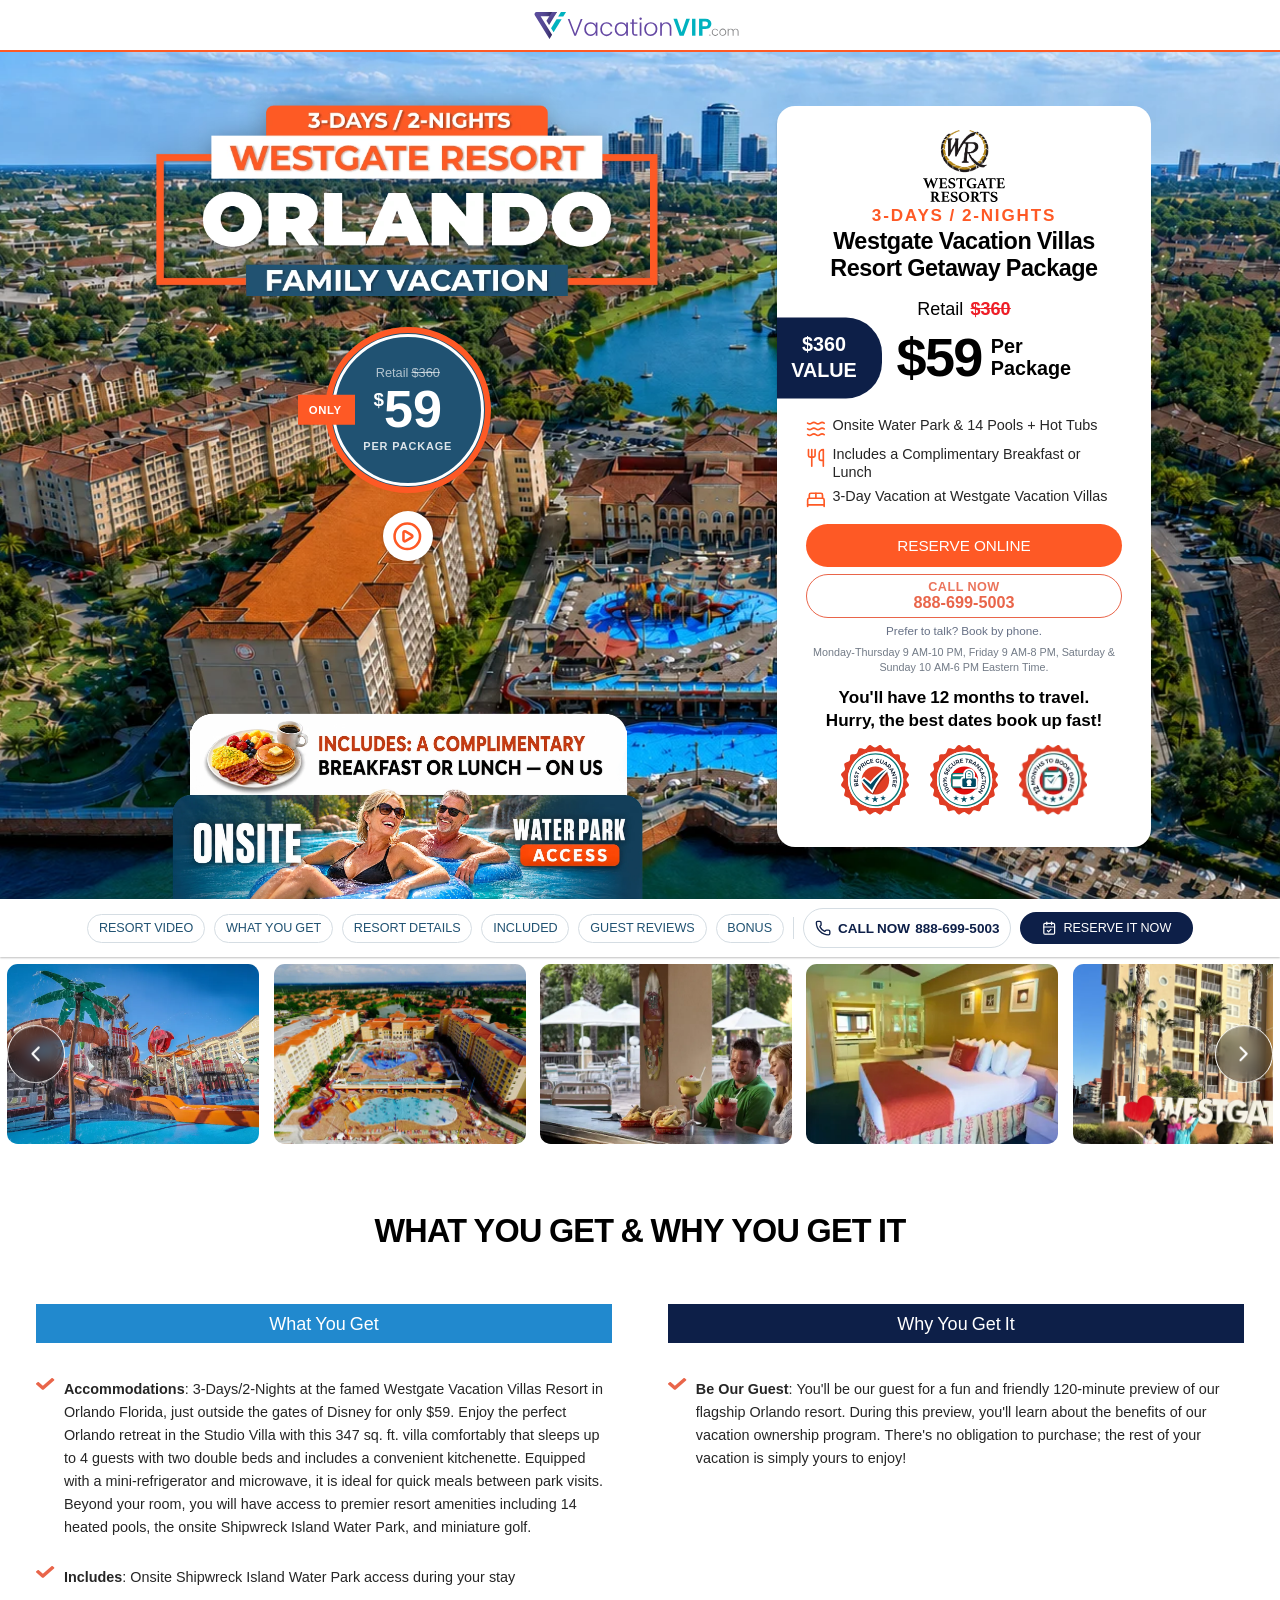
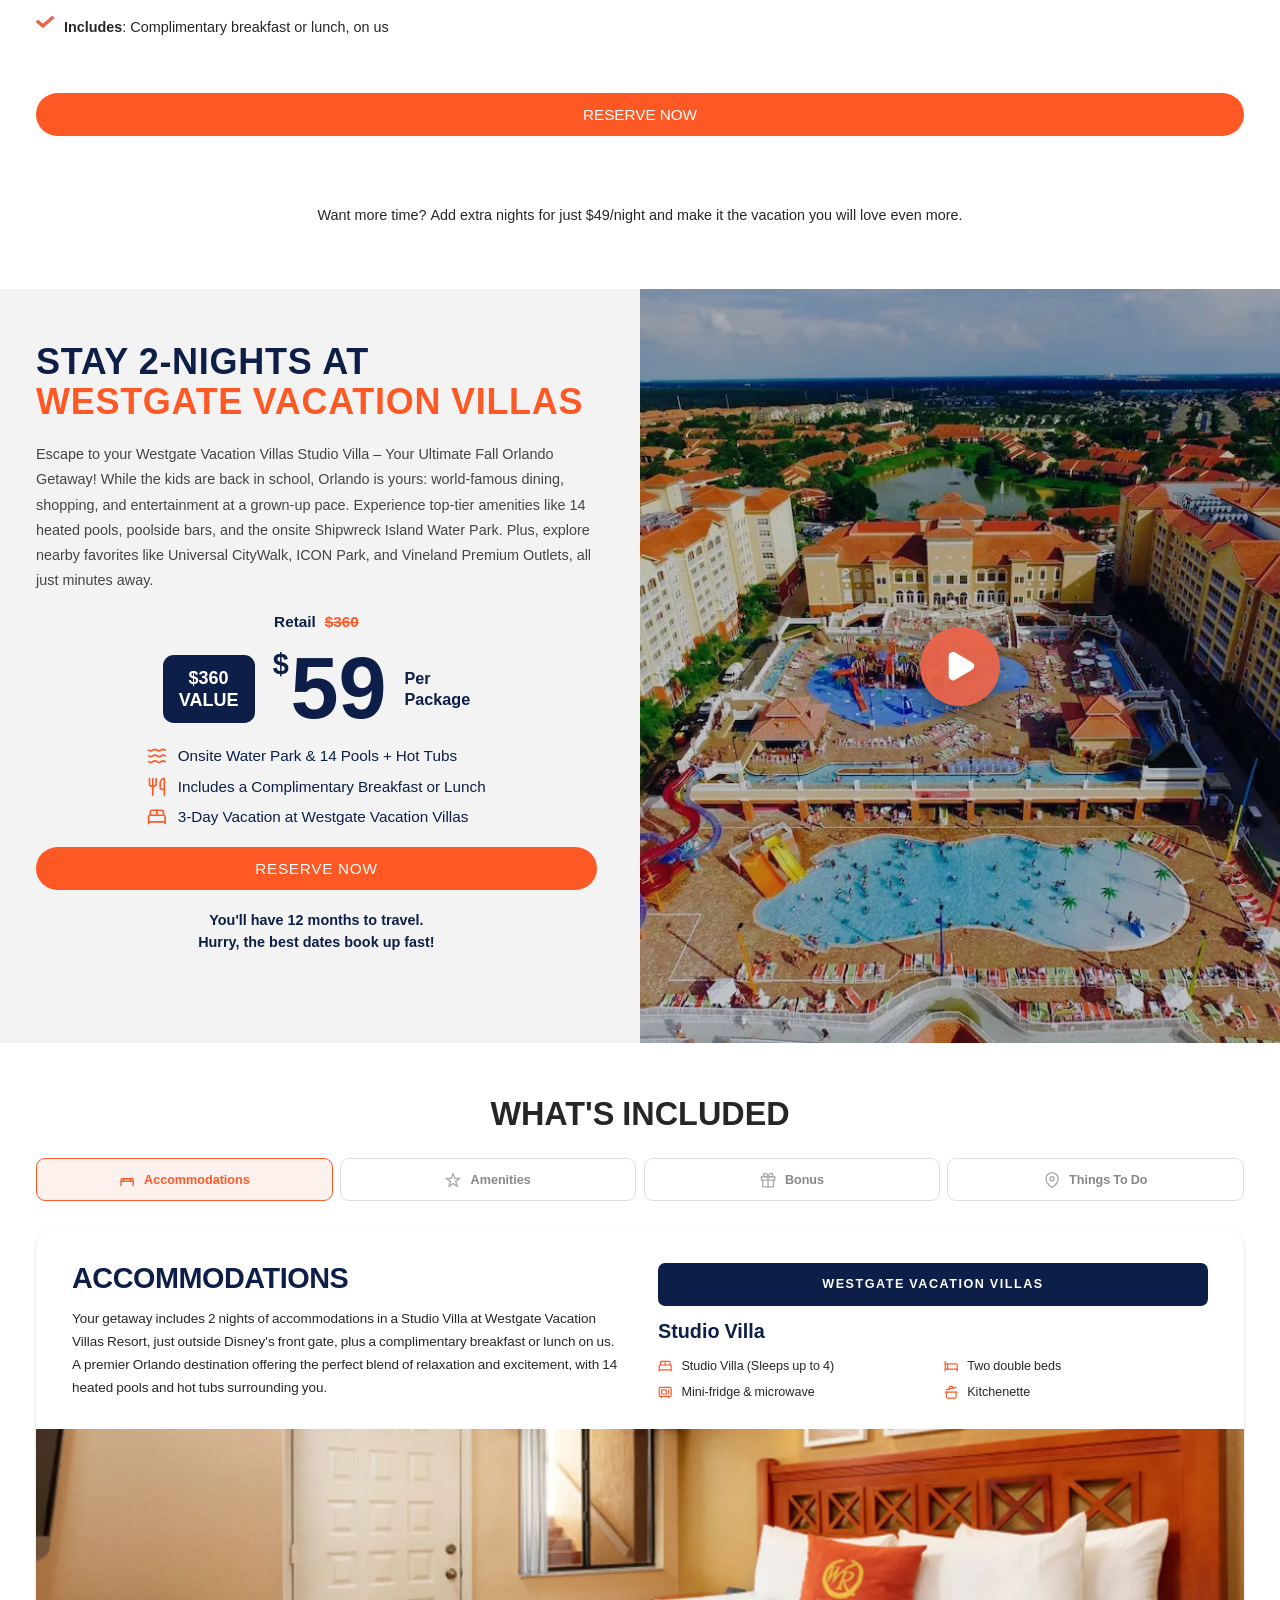
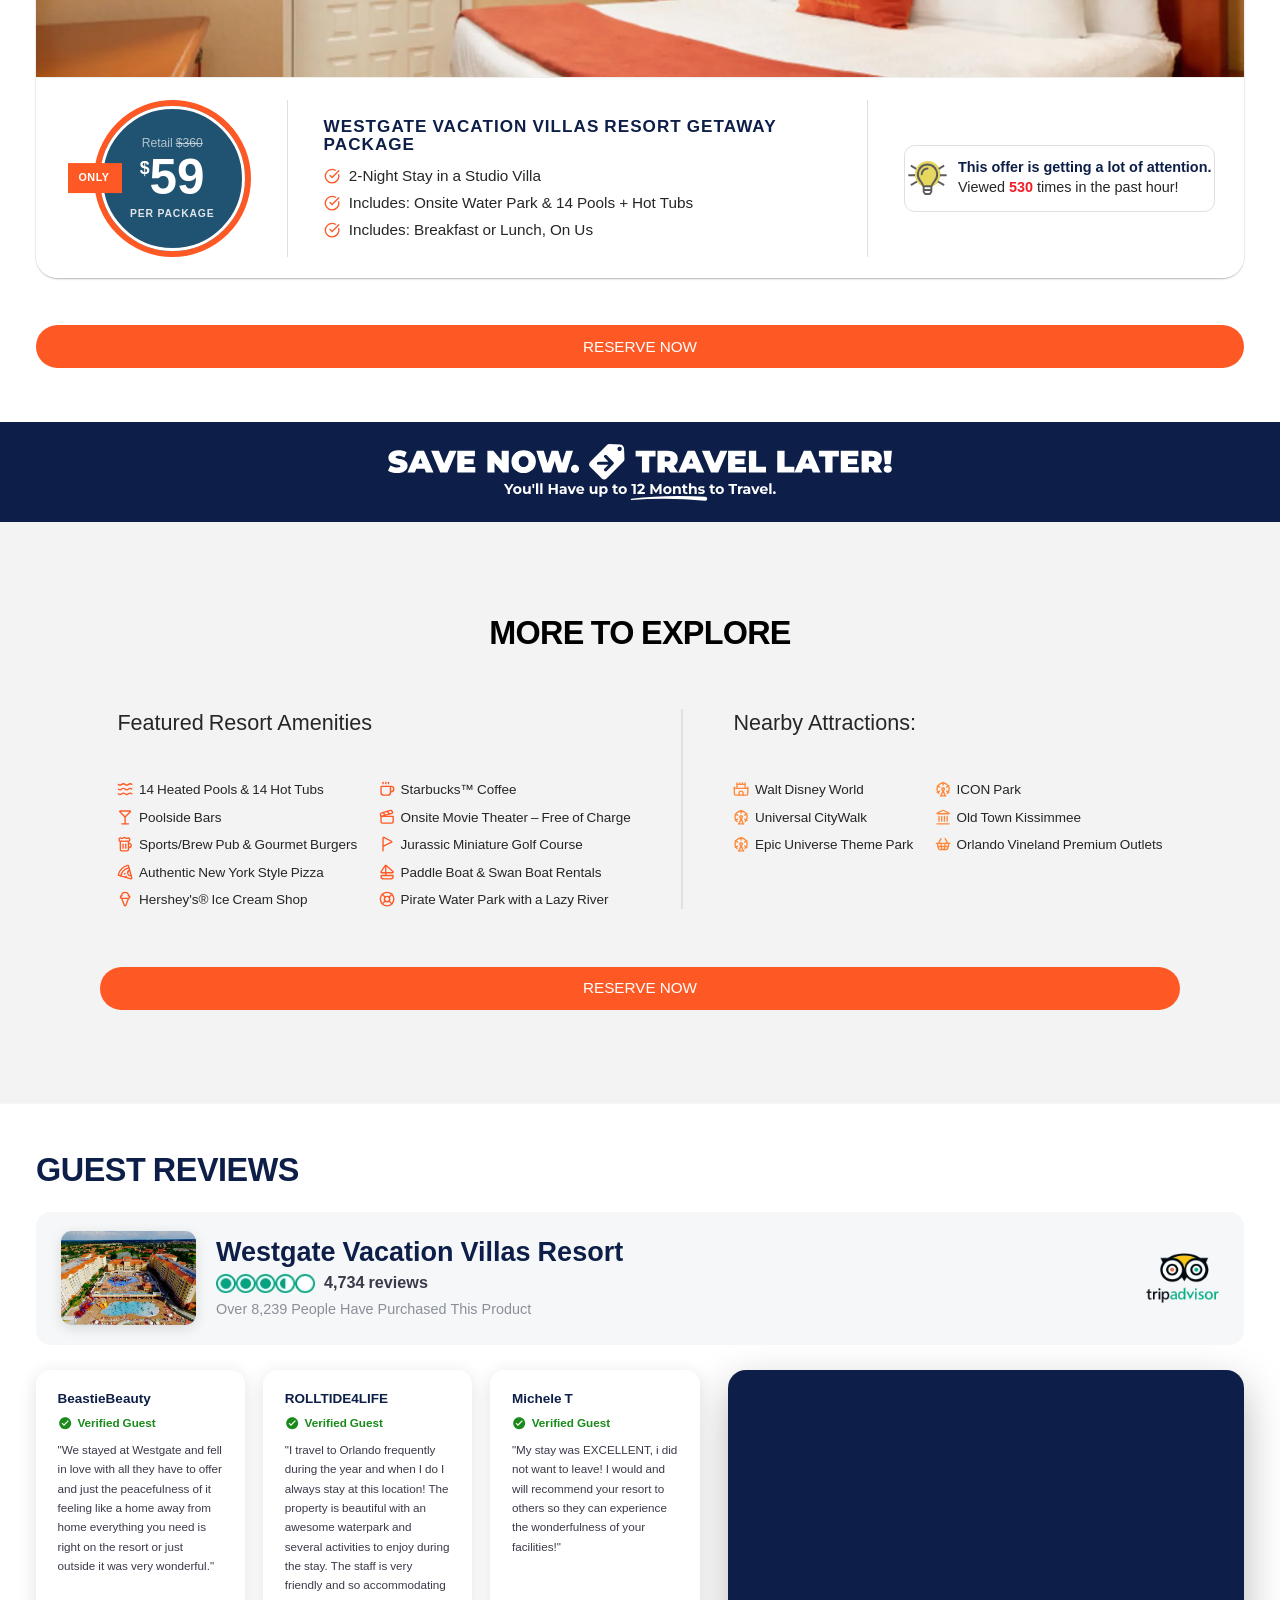
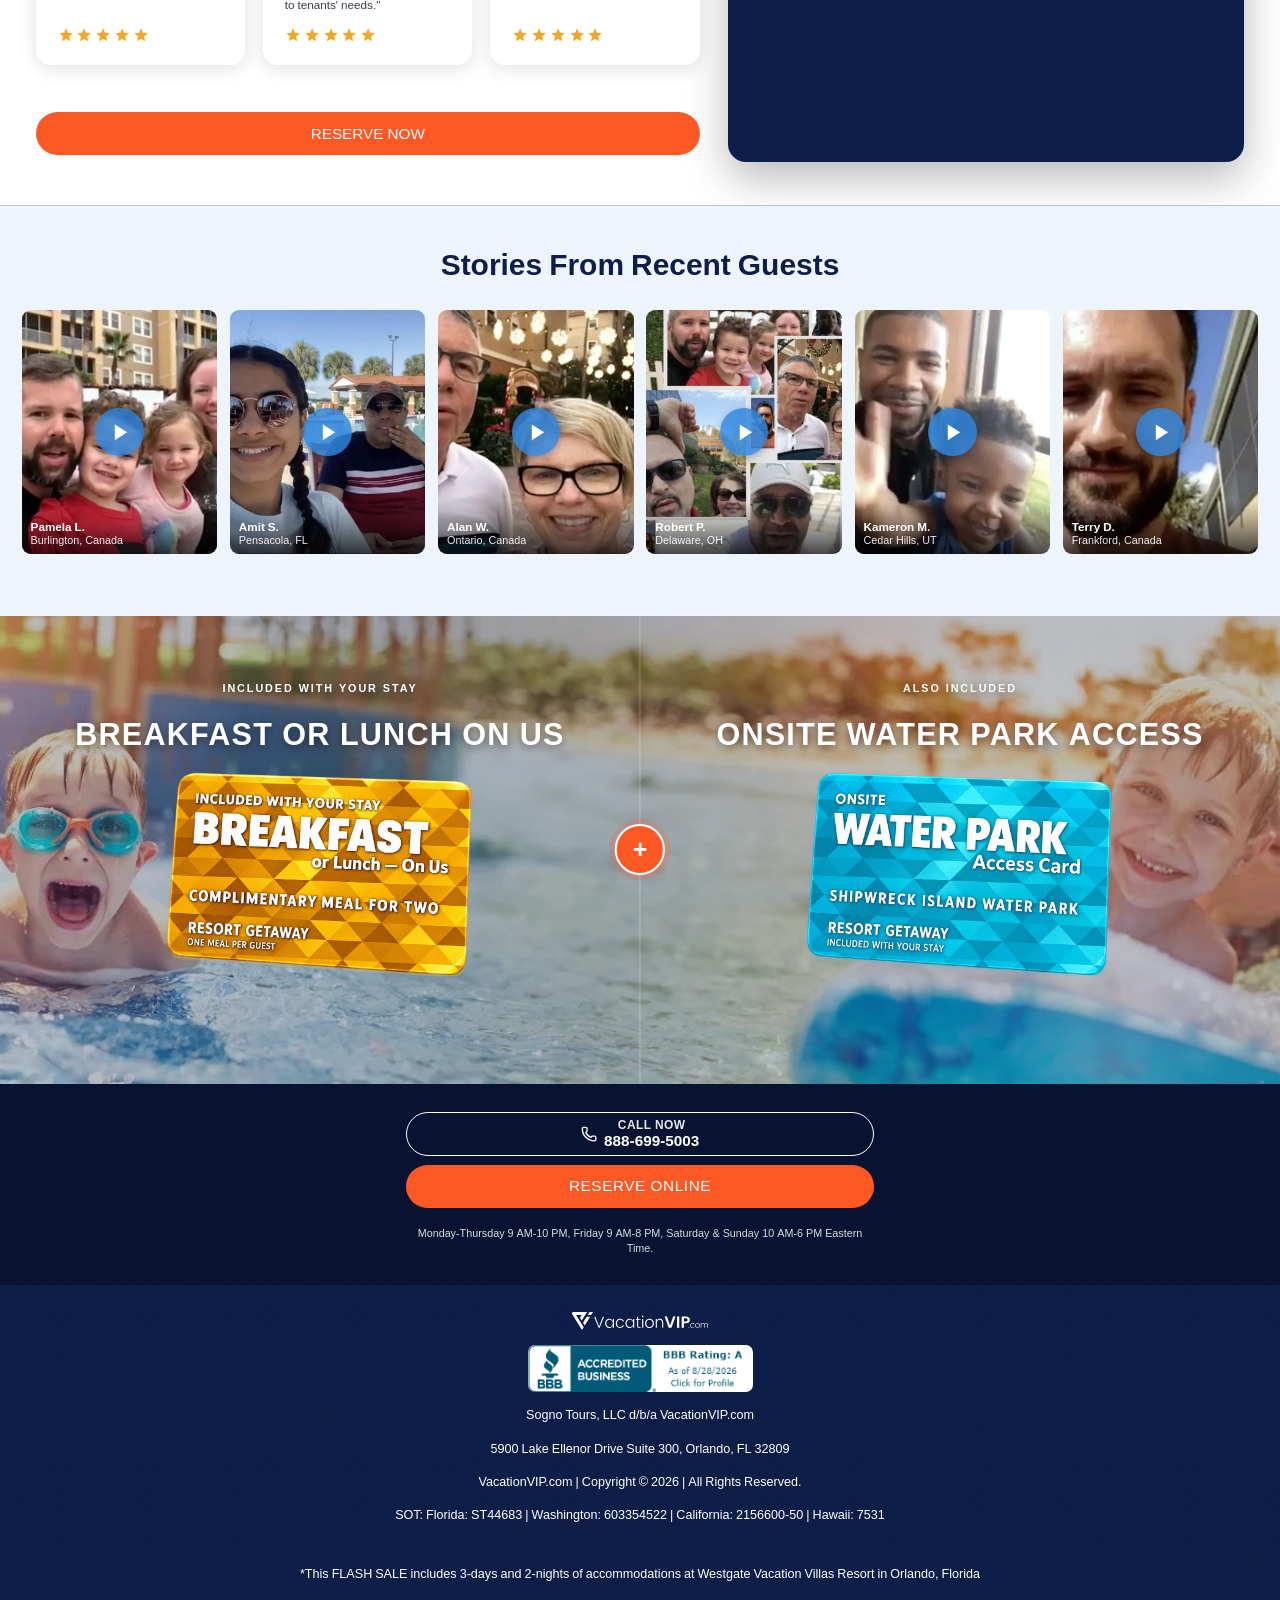
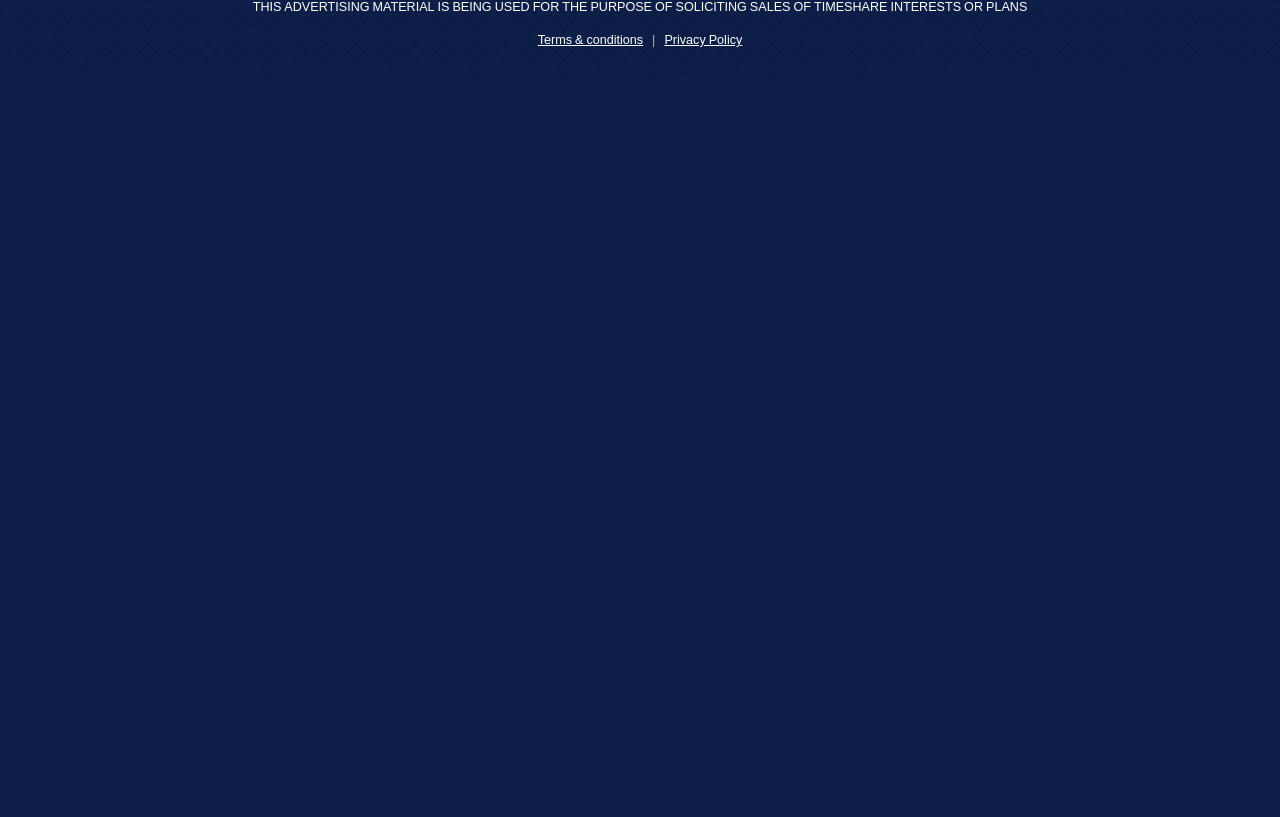
<file: index.html>
<!DOCTYPE html><html lang="en" data-wf-page="692f2462677bc22e5d727887" data-wf-site="692f2462677bc22e5d72788e"> <head><meta charset="utf-8"><meta name="viewport" content="width=device-width, initial-scale=1">
<meta name="theme-color" content="#fe5925" media="(prefers-color-scheme: light)">
<meta name="theme-color" content="#fe5925" media="(prefers-color-scheme: dark)"><title>Orlando, Florida Fall Getaway | 3-Day/2-Night at Westgate Vacation Villas Resort, Only $59 Per Package</title><meta name="description" content="Escape to Westgate Vacation Villas Resort, just outside Disney's front gate. 3 days and 2 nights in a Studio Villa for only $59 per package, including a complimentary breakfast or lunch, on us. You'll have 12 months to travel."><meta name="robots" content="index, follow"><link rel="canonical" href="https://www.vacationvip.com/sogno-wg-orlando-59/"><meta property="og:title" content="Orlando, Florida Fall Getaway | 3-Day/2-Night at Westgate Vacation Villas Resort, Only $59 Per Package"><meta property="og:description" content="Escape to Westgate Vacation Villas Resort, just outside Disney's front gate. 3 days and 2 nights in a Studio Villa for only $59 per package, including a complimentary breakfast or lunch, on us. You'll have 12 months to travel."><meta property="og:image" content="https://www.vacationvip.com/images/og-share.jpg"><meta property="og:url" content="https://www.vacationvip.com/sogno-wg-orlando-59/"><meta property="og:type" content="website"><meta property="og:site_name" content="VacationVIP"><meta name="twitter:card" content="summary_large_image"><meta name="twitter:title" content="Orlando, Florida Fall Getaway | 3-Day/2-Night at Westgate Vacation Villas Resort, Only $59 Per Package"><meta name="twitter:description" content="Escape to Westgate Vacation Villas Resort, just outside Disney's front gate. 3 days and 2 nights in a Studio Villa for only $59 per package, including a complimentary breakfast or lunch, on us. You'll have 12 months to travel."><meta name="twitter:image" content="https://www.vacationvip.com/images/og-share.jpg"><script type="application/ld+json">{"@context":"https://schema.org","@type":"Product","name":"Westgate Vacation Villas Resort Getaway Package","description":"Escape to Westgate Vacation Villas Resort, just outside Disney's front gate. 3 days and 2 nights in a Studio Villa for only $59 per package, including a complimentary breakfast or lunch, on us. You'll have 12 months to travel.","image":"https://www.vacationvip.com/images/og-share.jpg","brand":{"@type":"Brand","name":"VacationVIP"},"offers":{"@type":"Offer","url":"https://www.vacationvip.com/sogno-wg-orlando-59/","price":"59.00","priceCurrency":"USD","availability":"https://schema.org/InStock","category":"Vacation Package"},"aggregateRating":{"@type":"AggregateRating","ratingValue":"4.5","reviewCount":4734,"bestRating":"5"},"review":[{"@type":"Review","author":{"@type":"Person","name":"BeastieBeauty"},"reviewBody":"We stayed at Westgate and fell in love with all they have to offer and just the peacefulness of it feeling like a home away from home everything you need is right on the resort or just outside it was very wonderful."},{"@type":"Review","author":{"@type":"Person","name":"ROLLTIDE4LIFE"},"reviewBody":"I travel to Orlando frequently during the year and when I do I always stay at this location! The property is beautiful with an awesome waterpark and several activities to enjoy during the stay. The staff is very friendly and so accommodating to tenants' needs."},{"@type":"Review","author":{"@type":"Person","name":"Michele T"},"reviewBody":"My stay was EXCELLENT, i did not want to leave! I would and will recommend your resort to others so they can experience the wonderfulness of your facilities!"}]}</script><script type="application/ld+json">{"@context":"https://schema.org","@type":"BreadcrumbList","itemListElement":[{"@type":"ListItem","position":1,"name":"VacationVIP","item":"https://www.vacationvip.com"},{"@type":"ListItem","position":2,"name":"Westgate Vacation Villas Resort Getaway Package","item":"https://www.vacationvip.com/sogno-wg-orlando-59/"}]}</script><!-- Self-hosted Roboto: only the weights the design actually uses. --><link rel="preload" as="font" type="font/woff2" href="fonts/roboto-400.woff2" crossorigin><link rel="preload" as="font" type="font/woff2" href="fonts/roboto-700.woff2" crossorigin><link rel="preload" as="image" href="images/hero-home.webp" media="(min-width: 768px)"><link rel="preload" as="image" href="images/hero-bck-mobile.webp" media="(max-width: 767px)"><link rel="stylesheet" href="css/normalize.css"><link rel="stylesheet" href="css/webflow.css"><link rel="stylesheet" href="css/massanutten-shenandoah-104.webflow.css"><link rel="stylesheet" href="css/fonts.css"><link rel="stylesheet" href="css/site-overrides.css"><link rel="icon" href="images/icons/favicon.ico" sizes="48x48"><link rel="icon" type="image/png" sizes="16x16" href="images/icons/favicon-16x16.png"><link rel="icon" type="image/png" sizes="32x32" href="images/icons/favicon-32x32.png"><link rel="icon" type="image/png" sizes="48x48" href="images/icons/favicon-48x48.png"><link rel="apple-touch-icon" sizes="180x180" href="images/icons/apple-touch-icon.png"><!--
      Webflow's exported markup keys off a `w-mod-js` class on <html>. Set it
      synchronously before first paint so no element flashes an unstyled state.
    --><script>
      !function (o, c) {
        var n = c.documentElement, t = ' w-mod-';
        n.className += t + 'js';
        if ('ontouchstart' in o || (o.DocumentTouch && c instanceof o.DocumentTouch)) n.className += t + 'touch';
      }(window, document);
    </script></head> <body class="body property-sogno-wg-orlando-59"> <h1 class="vv-visually-hidden">Orlando, Florida Fall Getaway: 3-Day/2-Night at Westgate Vacation Villas Resort</h1> 
  <!-- ============ TOP IMPACT BANNER (replaces main nav) ============ -->
  <style>
    .tb { font-family: Roboto, sans-serif; width: 100%; display: grid; grid-template-rows: auto auto; }
    .tb * { box-sizing: border-box; }
    /* TOP ROW — white, gift card */
    .tb-top { background: #fff; padding: 13px 40px; display: flex; align-items: center; justify-content: center; gap: 12px; border-bottom: 3px solid #fe5925; }
    .tb-logo { height: 30px; width: auto; display: block; margin-right: 8px; flex-shrink: 0; }
    .tb-top-label { color: #fe5925; font-size: 19px; font-weight: 900; text-transform: uppercase; letter-spacing: .06em; }
    .tb-top-sub { color: #0d1f48; font-size: 19px; font-weight: 900; text-transform: uppercase; letter-spacing: .06em; }
    .tb-gift-line { display: inline-flex; align-items: center; gap: 12px; }
    .tb-gift-icon { height: 34px; width: auto; display: block; flex-shrink: 0; }
    /* BOTTOM ROW — dark, waterpark tickets */
    .tb-bot { background: #0d1f48; padding: 5px 40px; display: flex; align-items: center; justify-content: center; gap: 14px; }
    .tb-plus { color: #fff; font-size: 30px; font-weight: 900; line-height: 1; }
    .tb-ticket-stack { display: flex; align-items: center; flex-shrink: 0; }
    .tb-tix { height: 44px; width: auto; display: block; }
    .tb-ticket { width: 42px; height: 72px; background: #fe5925; border-radius: 5px; border: 2px solid #c04030; display: flex; flex-direction: column; align-items: center; justify-content: center; font-size: 7px; font-weight: 800; color: #fff; text-transform: uppercase; letter-spacing: .06em; writing-mode: vertical-rl; text-orientation: mixed; transform: rotate(180deg); position: relative; }
    .tb-ticket:first-child { margin-right: -8px; z-index: 1; }
    .tb-waterpark { display: flex; flex-direction: column; gap: 2px; }
    .tb-waterpark-big { color: #fff; font-size: 26px; font-weight: 900; text-transform: uppercase; letter-spacing: .06em; line-height: 1; }
    .tb-waterpark-sub { color: rgba(255,255,255,.6); font-size: 12px; font-weight: 700; text-transform: uppercase; letter-spacing: .12em; }
    .tb-divider { width: 2px; height: 30px; background: rgba(255,255,255,.15); flex-shrink: 0; }
    .tb-included { color: rgba(255,255,255,.55); font-size: 13px; font-weight: 600; text-transform: uppercase; letter-spacing: .1em; text-align: left; line-height: 1.5; }
    .tb-included span { color: #fe5925; font-weight: 800; }
    @media screen and (max-width: 767px) {
      /* Keep the logo bar pinned to the top so branding stays put while the
         sticky sub-nav stacks directly beneath it. */
      .tb { position: sticky; top: 0; z-index: 20; }
      /* Compressed mobile stack: logo on its own line, gift card sits with the
         "Includes" text, and the sub-line drops below — nothing tucked behind the logo. */
      .tb-top { flex-direction: column; flex-wrap: nowrap; gap: 4px; padding: 6px 12px; border-bottom-width: 2px; }
      .tb-logo { height: 18px; margin-right: 0; }
      .tb-gift-line { gap: 8px; }
      .tb-gift-icon { height: 26px; }
      .tb-top-label, .tb-top-sub { font-size: 13px; text-align: center; letter-spacing: .04em; }
      .tb-bot { flex-wrap: wrap; gap: 6px 8px; padding: 6px 10px; }
      .tb-plus { font-size: 20px; }
      .tb-tix { height: 34px; }
      .tb-waterpark-big { font-size: 17px; }
      .tb-waterpark-sub { font-size: 10px; }
      .tb-included { display: none; }
      .tb-divider { display: none; }
    }
  </style>
  <div class="tb">

    <!-- Logo row -->
    <div class="tb-top">
      <img src="images/VacationVIP-logo.svg" alt="Vacation VIP" class="tb-logo">
    </div>

  </div>
  <style>
    /* Clear the fixed main nav so hero content (sticker) isn't clipped under it */
    .hero { padding-top: 28px; }
    /* Mobile: splash image should start flush under the nav (no white gap above it) */
    @media screen and (max-width: 767px) { .hero { padding-top: 0 !important; margin-top: 0 !important; } }
    /* Center the left hero group vertically as one piece */
    @media screen and (min-width: 768px) {
      .campaignlogoand-price { justify-content: center; }
    }
  </style>
  <div class="w-layout-blockcontainer hero w-container">
    <div class="herocontainer">
      <div class="campaignlogoand-price">
        <style>
          /* Mobile hero: Massanutten pins this tab to the column's left edge
             (left: 0 on .discount-badge--absolute). Hidden on desktop. */
          .discount.discount-badge--absolute.hero-pct-badge { display: none; }
          @media screen and (max-width: 767px) {
            .campaignlogoand-price { position: relative; }
            .discount.discount-badge--absolute.hero-pct-badge {
              display: flex;
              z-index: 5;
              position: absolute;
              left: 0;
              top: 50%;
              transform: translateY(calc(-50% - 118px));
              background: #fff;
              color: #fe5925;
              /* Mass locks .discount to 80px for "86% OFF!". $360 VALUE is
                 wider — keep the flat left edge, let the tab grow right. */
              width: auto;
              min-width: 0;
              max-width: none;
              height: auto;
              box-sizing: border-box;
              padding: 20px 16px 20px 14px;
              font-size: 22px;
              line-height: 0.95;
              overflow: visible;
              white-space: nowrap;
            }
          }
          @media screen and (max-width: 479px) {
            .discount.discount-badge--absolute.hero-pct-badge {
              transform: translateY(calc(-50% - 97px));
            }
            /* $360 VALUE is 23px wider than 86% OFF!, so the centered circle
               sits under the moon. Shift the circle 23px on screen. */
            body.property-sogno-wg-orlando-59 .ob-combo {
              transform: translateX(23px);
            }
            body.property-sogno-wg-orlando-59 .flex-block-6 > .video-resort {
              transform: translateX(23px);
            }
          }
          @media screen and (max-width: 390px) {
            .discount.discount-badge--absolute.hero-pct-badge {
              transform: translateY(calc(-50% - 77px));
            }
          }
          @media screen and (max-width: 375px) {
            .discount.discount-badge--absolute.hero-pct-badge {
              transform: translateY(calc(-50% - 74px));
            }
          }
        </style>
        <div class="discount discount-badge--absolute hero-pct-badge">$360<br>VALUE</div>
        <div class="w-layout-vflex flex-block-6">
          <!-- ============ HERO OFFER BANNER ============ -->
          <style>
            .ob-combo { position: relative; z-index: 2; background: transparent; display: flex; justify-content: center; align-items: center; align-self: center; padding: 0; font-family: Roboto, Arial, sans-serif; }
            .ob-banner { font-size: clamp(8px, 1.3vw, 12px); display: inline-flex; }
            .ob-combo .pb-container { font-size: clamp(7px, 1.5vw, 9.5px); margin-left: 0; flex-shrink: 0; }
            /* Mobile: final on-screen sizes. These used to be larger values that
               .ob-group's zoom scaled down, but Safari renders CSS zoom
               differently than Chrome (inherited fonts double-scale), which
               exploded the hero text on iPhone. No zoom — real sizes only. */
            @media screen and (max-width: 991px) { .ob-combo .pb-container { font-size: 7.8px; } }
            @media screen and (max-width: 767px) { .ob-combo .pb-container { font-size: 8px; } }
            @media screen and (max-width: 360px) { .ob-combo .pb-container { font-size: 8.3px; } }
            .flex-block-6 { align-items: center; justify-content: center; gap: 20px; flex: 1 1 auto; }
            .flex-block-6 .video-resort { padding-top: 7px; padding-bottom: 7px; }
            /* ===== Bonus banner (single source of truth - all other rules purged) =====
               One image, scaled to its container. Nothing is positioned off-screen,
               nothing is measured in vw, so nothing can clip. */
            .hero-sales-banner { display: block; width: 100%; margin: 20px 0 0; }
            .includes-banner-cta { display: block; width: 100%; max-width: 620px; margin: 0 auto; }
            .includes-banner-img { display: block; width: 100%; height: auto; aspect-ratio: 1871 / 840; border-radius: 12px 12px 0 0; }
            /* Desktop: pinned to the hero's bottom edge, centred under the left column
               (the offer card occupies the right column). */
            @media screen and (min-width: 992px) {
              .hero { padding-bottom: 0; }
              .hero-sales-banner {
                position: absolute;
                bottom: 0;
                left: 50%;
                transform: translateX(calc(-50% - 258px));
                width: 620px;
                max-width: 46%;
                margin: 0;
                z-index: 1;
              }
            }
            /* Tablet + phone: normal flow under the offer group, full content width. */
            @media screen and (max-width: 991px) {
              .hero-sales-banner { margin-top: 12px; }
              .includes-banner-cta { max-width: 100%; }
              .includes-banner-img { border-radius: 0; }
              .campaignlogoand-price { padding-bottom: 0 !important; }
            }
            /* Phone: full-bleed, viewport edge to edge (the parent column is
               centred and full-width, so this resolves exactly to the edges). */
            @media screen and (max-width: 599px) {
              .hero-sales-banner {
                width: 100vw;
                margin-left: calc(50% - 50vw);
                margin-right: calc(50% - 50vw);
              }
              .includes-banner-cta { max-width: none; }
            }
            .ob-group { width: 620px; max-width: 100%; display: flex; flex-flow: column; align-items: center; align-self: center; gap: 20px; margin: 0 auto; }
            /* No CSS zoom here (Safari/Chrome render it differently) — the badge
               image and price disc carry their own final sizes per breakpoint,
               same mechanism as the .rd-badge-wrap discs further down. */
            @media screen and (max-width: 991px) { .ob-group { gap: 16px; } }
            @media screen and (max-width: 767px) { .ob-group { gap: 10px; } }
            @media screen and (max-width: 479px) { .ob-group { gap: 8px; } }
            .ob-header { background: white; border: 0.2em solid #fe5925; border-radius: 3.2em 1em 1em 3.2em; display: flex; align-items: center; box-shadow: 0.2em 0.2em 0.8em rgba(0,0,0,0.3); }
            .ob-icon { background: #fe5925; width: 6em; height: 6em; border-radius: 50%; display: flex; justify-content: center; align-items: center; flex-shrink: 0; margin-left: -1.5em; border: 0.25em solid #fff; outline: 0.2em solid #fe5925; box-shadow: 0.1em 0.1em 0.5em rgba(0,0,0,0.25); }
            .ob-icon svg { width: 2.6em; height: 2.6em; stroke: #fff; fill: none; stroke-width: 1.75; stroke-linecap: round; stroke-linejoin: round; }
            .ob-text { margin-left: 1em; padding: 0.9em 5.5em 0.9em 0; }
            .ob-text h2 { margin: 0; font-size: 1.7em; font-weight: 800; color: #0d1f48; line-height: 1.2; white-space: nowrap; }
            .ob-text p { margin: 0.2em 0 0; color: #fe5925; font-weight: 700; font-size: 0.95em; white-space: nowrap; }
            .ob-sticker { position: relative; z-index: 1; display: flex; justify-content: center; align-items: center; align-self: center; margin: 0; }
            .ob-sticker img { width: 560px; max-width: 100%; height: auto; filter: drop-shadow(0 6px 14px rgba(0,0,0,0.35)); }
            /* Final on-screen widths (previously oversized values shrunk by zoom). */
            @media screen and (max-width: 991px) { .ob-sticker img { width: 459px; max-width: none; } }
            @media screen and (max-width: 767px) { .ob-sticker img { width: 390px; max-width: none; } }
            @media screen and (max-width: 479px) { .ob-sticker img { width: 344px; max-width: none; } }
            @media screen and (max-width: 360px) { .ob-sticker img { width: 310px; max-width: none; } }
          </style>
          <div class="ob-group">
          <div class="ob-sticker"><img class="hero-title-badge-img" src="images/orlando-hero-badge.webp" alt="Westgate Resorts Orlando Family Vacation" width="797" height="302" loading="eager" fetchpriority="high" decoding="async"></div>
          <style>
            .pb-container { position: relative; font-size: clamp(9px, 3vw, 14px); width: 19.4em; height: 19.4em; flex-shrink: 0; }
            .pb-circle { width: 100%; height: 100%; background-color: #205272; border-radius: 50%; border: 0.75em solid #fe5925; outline: 0.44em solid #fff; outline-offset: -1.2em; display: flex; flex-direction: column; align-items: center; justify-content: center; color: #fff; box-sizing: border-box; }
            .pb-ribbon-wrap { position: absolute; left: -3.2em; top: 50%; transform: translateY(-50%); z-index: 10; display: flex; flex-direction: column; align-items: flex-start; }
            .pb-ribbon-body { background-color: #fe5925; color: #fff; padding: 0.55em 1.2em 0.55em 1em; font-size: 1.33em; font-weight: 800; font-family: Roboto, sans-serif; text-transform: uppercase; letter-spacing: 0.05em; white-space: nowrap; }
            .pb-ribbon-tail { width: 0; height: 0; border-style: solid; border-width: 0.6em 0 0 0.9em; border-color: transparent transparent transparent #cb471e; }
            /* "3-DAYS / 2-NIGHTS" tab removed globally; circle re-centers so the price moves up. */
            .pb-price-old { font-size: 1.5em; font-family: Roboto, sans-serif; font-weight: 500; color: rgba(255, 255, 255, 0.65); margin-bottom: 0.15em; }
            .pb-price-old .pb-old-amt { text-decoration: line-through; }
            .pb-price-new { font-size: 6.1em; font-weight: 900; font-family: Roboto, sans-serif; line-height: 1; display: flex; align-items: flex-start; color: #fff; }
            .pb-price-new .pb-dollar { font-size: 0.36em; font-weight: 900; margin-top: 0.38em; }
            .pb-footer-text { font-size: 1.28em; font-weight: 700; font-family: Roboto, sans-serif; text-transform: uppercase; letter-spacing: 0.08em; color: rgba(255, 255, 255, 0.85); margin-top: 0.2em; }
          </style>
          <div class="ob-combo">
            <div class="pb-container">
              <div class="pb-ribbon-wrap">
                <div class="pb-ribbon-body">ONLY</div>
              </div>
              <div class="pb-circle">
                <div class="pb-price-old">Retail <span class="pb-old-amt">$360</span></div>
                <div class="pb-price-new"><span class="pb-dollar">$</span>59</div>
                <div class="pb-footer-text">Per Package</div>
              </div>
            </div>
          </div>
          </div>
          <!-- ============ END HERO OFFER + PRICE BADGE ============ -->
          <a data-video-id="1" href="#" aria-label="Play video" class="video-resort playvideo playvideo--icon w-inline-block"><i data-lucide="circle-play" class="image-42" aria-hidden="true" style="color:#fe5925;width:34px;height:34px;"></i></a>
          <div class="cta-wrapper">
            <div class="video-button-wrapper"></div>
            <a href="/payment-flow-w-upgrades/" class="checkout-cta w-button">Reserve now</a>
          </div>
        </div>
        <div class="hero-sales-banner">
          <div class="includes-banner-cta"><img class="includes-banner-img" src="images/orlando-bonus-banner.webp" alt="Includes a complimentary breakfast or lunch on us, plus onsite water park access" width="1871" height="840" loading="eager" fetchpriority="high" decoding="async"></div>
        </div>
      </div>
      <style>
        /* Mobile: absolute discount badge in the offer widget, flush-left + vertically centered. */
        @media screen and (max-width: 767px) {
          .price-family-row { position: relative; padding-left: 84px; }
          .price-family-row .discount.discount-badge--absolute {
            display: flex !important;
            position: absolute;
            left: 0;
            top: 50%;
            transform: translateY(-50%);
          }
          /* Center the two included-detail lines under the price, nudged up */
          .includingslist { align-items: center; margin-top: -14px; }
          /* Orlando half-moon is taller-overflow; do not pull the list into it. */
          body.property-sogno-wg-orlando-59 .includingslist { margin-top: 8px; }
        }
        /* Restore Massanutten half-moon: $360 / VALUE in the percent tab. */
        body.property-sogno-wg-orlando-59 .price-family-row {
          display: flex;
          flex-direction: row;
          flex-wrap: nowrap;
          align-items: center;
          justify-content: center;
          position: relative;
          padding-left: 124px;
          padding-right: 80px;
        }
        @media screen and (max-width: 767px) {
          body.property-sogno-wg-orlando-59 .price-family-row {
            padding-left: 137px;
            padding-right: 57px;
          }
        }
        body.property-sogno-wg-orlando-59 .price-family-row .discount.discount-badge--absolute {
          position: absolute;
          left: 0;
          top: 50%;
          transform: translateY(-50%);
          flex: none;
          width: auto;
          max-width: none;
          margin: 0;
          padding: 20px 28px 20px 16px;
          border-radius: 0 40px 40px 0;
          display: flex;
          flex-direction: column;
          align-items: center;
          justify-content: center;
          white-space: nowrap;
        }
        body.property-sogno-wg-orlando-59 .hs-price-row {
          display: flex;
          flex-wrap: nowrap;
          align-items: center;
          justify-content: center;
          gap: 20px;
        }
        body.property-sogno-wg-orlando-59 .hs-badge {
          flex: 0 0 auto;
          width: auto;
          margin: 0;
          white-space: nowrap;
        }
        /* Half-moon hangs ~17px below $59; restore Massanutten clearance. */
        body.property-sogno-wg-orlando-59 .priceanddiscount.pricing-section--highlighted {
          padding-block: 16px;
        }
        body.property-sogno-wg-orlando-59 .includingslist {
          gap: 8px;
          margin-top: 8px;
          margin-bottom: 0;
          padding: 8px 32px;
        }
      </style>
      <div class="offerwidget">
        <div class="offerdetails">
          <div class="widgettitle"><img class="offer-card-logo" src="images/WG-logo.svg" alt="Westgate Resorts" width="190" height="168" loading="eager" decoding="async">
            <div class="titlestay">
              <div class="titleline"></div>
              <div class="widgettitlestay">3-Days/2-Nights</div>
              <div class="titleline"></div>
            </div>
            <div class="resort-eyebrow">3-Days / 2-Nights</div>
            <div class="resortname resort-name--centered">Westgate Vacation Villas Resort Getaway Package</div>
          </div>
          <div class="priceanddiscount pricing-section--highlighted">
            <div class="priceanddiscount-2 pricing-details">
              <div class="original-price">
                <span class="original-price__label">Retail</span>
                <span class="original-price__amount">$<span class="price--strikethrough">360</span></span>
              </div>
              <div class="price-family-row">
                <div class="discount discount-badge--absolute">$360<br>VALUE</div>
                <div class="newprice-3 offer-price--large">$59</div>
                <div class="stayperiod-3 stay-duration">Per<br>Package</div>
              </div>
            </div>
          </div>
          <div class="includingslist">
            <div class="listitem"><i data-lucide="waves" class="checkicon feature-icon" aria-hidden="true" style="color:#fe5925;width:22px;height:22px;"></i>
              <div class="text-block-2">Onsite Water Park &amp; 14 Pools + Hot Tubs</div>
            </div>
            <div class="listitem"><i data-lucide="utensils" class="checkicon feature-icon" aria-hidden="true" style="color:#fe5925;width:22px;height:22px;"></i>
              <div class="text-block-2">Includes a Complimentary Breakfast or Lunch</div>
            </div>
            <div class="listitem"><i data-lucide="bed-double" class="checkicon feature-icon" aria-hidden="true" style="color:#fe5925;width:22px;height:22px;"></i>
              <div class="text-block-2">3-Day Vacation at Westgate Vacation Villas</div>
            </div>
          </div>
          <div class="div-block-22">
            <a data-wf--button--variant="big" href="/payment-flow-w-upgrades/" class="checkout-cta w-button cta-button--primary-large">RESERVE ONLINE</a>
            <a href="tel:8886995003" class="cta-button--call" data-call-cta aria-label="CALL NOW 888-699-5003"><span class="cta-call-text"><span class="cta-call-label">CALL NOW</span><span class="cta-call-num">888-699-5003</span></span></a>
            <p class="cta-call-microcopy">Prefer to talk? Book by phone.</p>
            <p class="cta-call-hours">Monday-Thursday 9 AM-10 PM, Friday 9 AM-8 PM, Saturday &amp; Sunday 10 AM-6 PM Eastern Time.</p>
          </div>
          <div class="booking-disclaimer">
            <p>You'll have 12 months to travel.</p>
            <p>Hurry, the best dates book up fast!</p>
          </div>
          <div class="sealset trust-badges"><img loading="lazy" src="images/badge-01.svg" alt="Seal third" class="widgetseal"><img loading="lazy" src="images/badge-02.svg" alt="Seal first" class="widgetseal"><img loading="lazy" src="images/badge-03.webp" alt="Seal second" class="widgetseal"></div>
        </div>
      </div>
    </div>
  </div>
  <!-- ============ HERO SUBMENU (sticky under main nav) ============ -->
  <style>
    .hero-submenu {
      position: sticky;
      top: 0;
      z-index: 11;
      background-color: #fff;
      box-shadow: 0 1px 2px #00000040;
    }
    .hero-submenu-inner {
      max-width: 1200px;
      margin: 0 auto;
      display: flex;
      flex-flow: row;
      justify-content: center;
      align-items: center;
      gap: 24px;
      padding: 14px 16px;
      flex-wrap: wrap;
    }
    @media screen and (max-width: 767px) {
      /* Pin below the sticky logo bar (32px tall on mobile) so both stay visible. */
      .hero-submenu { top: 32px; }
      .hero-submenu-inner {
        justify-content: flex-start;
        gap: 8px;
        row-gap: 10px;
        padding: 10px 12px;
        flex-wrap: wrap;
        overflow: visible;
      }
    }
    /* Smooth the transition into "pill" mode */
    .menul2item { transition: background-color .2s, color .2s, border-color .2s, padding .2s; }
    /* When the submenu is stuck to the top, convert the links into pills
       (leave the "Reserve it now" CTA as-is). */
    .hero-submenu.is-stuck .menul2item:not(.checkout-cta) {
      border: 1px solid #d5dde3;
      border-radius: 999px;
      padding: 8px 16px;
    }
    .hero-submenu.is-stuck .menul2item:not(.checkout-cta):hover {
      background-color: #eef3f6;
      border-color: #205272;
      color: #205272;
    }
    /* Vertical divider separating the CTA from the nav links */
    .hero-submenu-div { flex: 0 0 auto; width: 1px; height: 24px; background: #d5dde3; align-self: center; }
    /* "Reserve it now" as a solid CTA button */
    .hero-submenu .menul2item.checkout-cta.nav-variant {
      background-color: #0d1f48;
      color: #fff;
      padding: 10px 24px;
      border-radius: 999px;
      display: inline-flex;
      align-items: center;
      gap: 8px;
      transition: background-color .2s;
    }
    .hero-submenu .menul2item.checkout-cta.nav-variant i,
    .hero-submenu .menul2item.checkout-cta.nav-variant svg { width: 16px; height: 16px; flex-shrink: 0; }
    .hero-submenu .menul2item.checkout-cta.nav-variant:hover {
      background-color: #17384f;
      color: #fff;
    }
    /* Scroll-spy highlight for the section currently in view */
    .menul2item.active { color: #fe5925; }
    .hero-submenu.is-stuck .menul2item.active:not(.checkout-cta) {
      background-color: #fe5925;
      border-color: #fe5925;
      color: #fff;
    }
    /* On desktop there's room to show every link, so the wrappers collapse
       (pills render directly in the centered row) and the arrows stay hidden. */
    .hero-submenu-scroll, .hero-submenu-track { display: contents; }
    .hero-submenu-arrow { display: none; }
    /* CALL NOW + number stay on one line at the same size as Reserve — stacking
       shrank the number. */
    .hero-submenu .nav-call-text {
      display: inline-flex;
      flex-direction: row;
      align-items: center;
      gap: 6px;
      line-height: 1.2;
    }
    .hero-submenu .nav-call-label,
    .hero-submenu .nav-call-num {
      display: inline;
      font-size: 15px;
      font-weight: 700;
      letter-spacing: 0;
      opacity: 1;
      white-space: nowrap;
    }
    /* Desktop: Orlando adds CALL NOW beside Reserve. Keep Mass's one-row
       structure (pills | divider | CTAs) by forbidding wrap and using the
       full bar width. Copy is unchanged. */
    @media screen and (min-width: 768px) {
      .hero-submenu-inner {
        flex-wrap: nowrap;
        gap: 10px;
        max-width: none;
        padding: 10px 16px;
      }
      .hero-submenu .nav-call,
      .hero-submenu .menul2item.checkout-cta.nav-variant {
        flex: 0 0 auto;
        white-space: nowrap;
      }
      .hero-submenu.is-stuck .menul2item:not(.checkout-cta) {
        padding: 8px 12px;
      }
    }
    /* Below 992px the links don't fit (at >=992 body{zoom:.9} buys the row
       enough room), so the pill row becomes a horizontal scroller with
       prev/next arrow controls sitting outside it. QA: at 768-991 the
       uncontained row previously pushed the document 231px wide. */
    @media screen and (max-width: 991px) {
      .hero-submenu-scroll {
        display: block;
        flex: 1 1 0;
        min-width: 0;
        overflow-x: auto;
        scroll-behavior: smooth;
        -webkit-overflow-scrolling: touch;
        scrollbar-width: none;
        /* Soft fade at the scroll edges instead of a hard clip. Each side's
           fade is switched off (via .at-start/.at-end) once you reach that end. */
        --fade-l: 22px;
        --fade-r: 22px;
        -webkit-mask-image: linear-gradient(to right, transparent 0, #000 var(--fade-l), #000 calc(100% - var(--fade-r)), transparent 100%);
        mask-image: linear-gradient(to right, transparent 0, #000 var(--fade-l), #000 calc(100% - var(--fade-r)), transparent 100%);
      }
      .hero-submenu-scroll.at-start { --fade-l: 0px; }
      .hero-submenu-scroll.at-end { --fade-r: 0px; }
      .hero-submenu-scroll::-webkit-scrollbar { display: none; }
      .hero-submenu-track {
        display: inline-flex;
        align-items: center;
        gap: 14px;
        width: max-content;
      }
      .hero-submenu-track .menul2item { flex: 0 0 auto; white-space: nowrap; }
      .hero-submenu-arrow {
        display: inline-flex;
        align-items: center;
        justify-content: center;
        flex: 0 0 auto;
        width: 32px;
        height: 32px;
        padding: 0;
        border: 1px solid #d5dde3;
        border-radius: 999px;
        background: #fff;
        color: #205272;
        cursor: pointer;
        transition: background-color .2s, color .2s, border-color .2s, opacity .2s;
      }
      .hero-submenu-arrow:hover:not(:disabled) {
        background: #eef3f6;
        border-color: #205272;
      }
      .hero-submenu-arrow:disabled { opacity: .3; cursor: default; }
      .hero-submenu-arrow i,
      .hero-submenu-arrow svg { width: 18px; height: 18px; }
      /* Hide the CTA divider on mobile to give the pill scroller more room. */
      .hero-submenu-div { display: none; }
      /* On mobile the sticky sub-nav is pills only — the navy "Reserve it now"
         CTA is dropped here (the fixed bottom bar already carries the CTA). */
      .hero-submenu .menul2item.checkout-cta.nav-variant,
      .hero-submenu .nav-call { display: none; }
    }
  </style>
  <nav class="hero-submenu">
    <div class="hero-submenu-inner">
      <button type="button" class="hero-submenu-arrow hero-submenu-arrow--prev" aria-label="Scroll menu left"><i data-lucide="chevron-left" aria-hidden="true"></i></button>
      <div class="hero-submenu-scroll">
        <div class="hero-submenu-track">
          <a href="#" class="menul2item playvideo">Resort video</a>
          <a href="#whatYouGet" class="menul2item">What you get</a>
          <a href="#resort-details" class="menul2item">Resort details</a>
          <a href="#everything-included" class="menul2item">Included</a>
          <a href="#guest-reviews" class="menul2item">Guest reviews</a>
          <a href="#bonus-cta" class="menul2item">BONUS</a>
        </div>
      </div>
      <button type="button" class="hero-submenu-arrow hero-submenu-arrow--next" aria-label="Scroll menu right"><i data-lucide="chevron-right" aria-hidden="true"></i></button>
      <span class="hero-submenu-div" aria-hidden="true"></span>
      <a href="tel:8886995003" class="menul2item nav-call" data-call-cta aria-label="CALL NOW 888-699-5003"><i data-lucide="phone" aria-hidden="true"></i><span class="nav-call-text"><span class="nav-call-label">CALL NOW</span><span class="nav-call-num">888-699-5003</span></span></a><a href="/payment-flow-w-upgrades/" class="menul2item checkout-cta nav-variant"><i data-lucide="calendar-check" aria-hidden="true"></i>Reserve it now</a>
    </div>
  </nav>
  <script>
  (function () {
    function init() {
    var nav = document.querySelector('.hero-submenu');
    if (!nav || !('IntersectionObserver' in window)) return;

    /* 1) Detect "stuck" state: a sentinel just above the sticky nav.
       While the sentinel is visible the nav is in normal flow; once it
       scrolls out of view the nav is pinned to the top -> add .is-stuck. */
    var sentinel = document.createElement('div');
    sentinel.setAttribute('aria-hidden', 'true');
    sentinel.style.cssText = 'height:0;width:100%;';
    nav.parentNode.insertBefore(sentinel, nav);
    new IntersectionObserver(function (entries) {
      nav.classList.toggle('is-stuck', !entries[0].isIntersecting);
    }, { threshold: 0 }).observe(sentinel);

    /* 2) Scroll-spy: map each anchor link to its target section and
       highlight the link whose section is crossing the viewport middle. */
    var links = Array.prototype.slice.call(nav.querySelectorAll('.menul2item[href^="#"]'));
    var byId = {};
    var targets = [];
    links.forEach(function (link) {
      var hash = link.getAttribute('href');
      if (!hash || hash.length < 2) return;
      var sec = document.querySelector(hash);
      if (sec) { byId[sec.id] = link; targets.push(sec); }
    });
    if (!targets.length) return;

    /* A section is "active" once its top has scrolled up under the sticky nav,
       and it stays active until the next section's top passes that line. So the
       highlighted pill always reflects the section you've scrolled to or past. */
    var ticking = false;
    function updateActive() {
      ticking = false;
      var line = (nav.offsetHeight || 56) + 8; // just below the sticky nav
      var activeId = null;
      targets.forEach(function (sec) {
        if (sec.getBoundingClientRect().top <= line) activeId = sec.id;
      });
      links.forEach(function (l) { l.classList.remove('active'); });
      if (activeId && byId[activeId]) byId[activeId].classList.add('active');
    }
    function onScroll() {
      if (!ticking) { ticking = true; requestAnimationFrame(updateActive); }
    }
    window.addEventListener('scroll', onScroll, { passive: true });
    window.addEventListener('resize', onScroll, { passive: true });
    updateActive();

    /* 3) Arrow controls for the horizontally-scrolled pill row (pill/stuck state). */
    var scroller = nav.querySelector('.hero-submenu-scroll');
    var prevBtn = nav.querySelector('.hero-submenu-arrow--prev');
    var nextBtn = nav.querySelector('.hero-submenu-arrow--next');
    if (scroller && prevBtn && nextBtn) {
      function updateArrows() {
        var max = scroller.scrollWidth - scroller.clientWidth;
        var atStart = scroller.scrollLeft <= 1;
        var atEnd = scroller.scrollLeft >= max - 1;
        prevBtn.disabled = atStart;
        nextBtn.disabled = atEnd;
        // Drop the edge fade on whichever side has no more content to reveal.
        scroller.classList.toggle('at-start', atStart);
        scroller.classList.toggle('at-end', atEnd);
      }
      function step(dir) {
        // Advance by roughly two pills' worth for a "3 visible" feel.
        scroller.scrollBy({ left: dir * Math.round(scroller.clientWidth * 0.75), behavior: 'smooth' });
      }
      prevBtn.addEventListener('click', function () { step(-1); });
      nextBtn.addEventListener('click', function () { step(1); });
      var aTick = false;
      scroller.addEventListener('scroll', function () {
        if (!aTick) { aTick = true; requestAnimationFrame(function () { aTick = false; updateArrows(); }); }
      }, { passive: true });
      window.addEventListener('resize', updateArrows, { passive: true });
      updateArrows();

      /* Keep the active pill in view as you scroll the page. Only acts when the
         pill row is an actual scroller (mobile); on desktop the wrappers use
         display:contents so there's no box to scroll. */
      var lastActive = null;
      window.addEventListener('scroll', function () {
        var act = nav.querySelector('.menul2item.active');
        if (act && act !== lastActive && scroller.scrollWidth > scroller.clientWidth) {
          lastActive = act;
          var l = act.offsetLeft, r = l + act.offsetWidth;
          if (l < scroller.scrollLeft || r > scroller.scrollLeft + scroller.clientWidth) {
            scroller.scrollTo({ left: l - (scroller.clientWidth - act.offsetWidth) / 2, behavior: 'smooth' });
          }
        }
      }, { passive: true });
    }
    }
    if (document.readyState === 'loading') document.addEventListener('DOMContentLoaded', init);
    else init();
  })();
  </script>
  <!-- ============ END HERO SUBMENU ============ -->
  <div class="photostrip-3 photostrip">
    <div class="herophotosrow-2">
      <div class="herolightboxstrip-4"><img width="600" alt="Shipwreck Island Water Park at Westgate Vacation Villas" src="images/img-slider-01.webp" loading="lazy" sizes="(max-width: 767px) 100vw, 600px" class="herostripphoto-3"></div>
      <div class="herolightboxstrip-4"><img width="600" alt="Aerial view of Westgate Vacation Villas Resort and its pools" src="images/slide-03.webp" loading="lazy" sizes="(max-width: 767px) 100vw, 600px" class="herostripphoto-3"></div>
      <div class="herolightboxstrip-4"><img width="600" alt="Poolside dining at Westgate Vacation Villas" src="images/img-slider-05.webp" loading="lazy" sizes="(max-width: 767px) 100vw, 600px" class="herostripphoto-3"></div>
      <div class="herolightboxstrip-4"><img width="600" alt="Studio Villa bedroom at Westgate Vacation Villas" src="images/mountain-biking.webp" loading="lazy" sizes="(max-width: 767px) 100vw, 600px" class="herostripphoto-3"></div>
      <div class="herolightboxstrip-4"><img width="600" alt="I heart Westgate sign at Westgate Vacation Villas Resort" src="images/v1-westgate-sign.webp" loading="lazy" sizes="(max-width: 767px) 100vw, 600px" class="herostripphoto-3"></div>
      <div class="herolightboxstrip-4"><img width="600" alt="Guests in a heated outdoor pool at Westgate Vacation Villas" src="images/v1-pool-family.webp" loading="lazy" sizes="(max-width: 767px) 100vw, 600px" class="herostripphoto-3"></div>
      <div class="herolightboxstrip-4"><img width="600" alt="Jurassic Miniature Golf at Westgate Vacation Villas" src="images/v1-minigolf.webp" loading="lazy" sizes="(max-width: 767px) 100vw, 600px" class="herostripphoto-3"></div>
      <div class="herolightboxstrip-4"><img width="600" alt="Walt Disney World castle, minutes from Westgate Vacation Villas" src="images/v1-disney-castle.webp" loading="lazy" sizes="(max-width: 767px) 100vw, 600px" class="herostripphoto-3"></div>
    </div>
    <div class="arrow-right"><i data-lucide="chevron-right" aria-hidden="true" style="color:#FFFFFF;width:28px;height:28px;"></i></div>
    <div class="arrow-left"><i data-lucide="chevron-left" aria-hidden="true" style="color:#FFFFFF;width:28px;height:28px;"></i></div>
  </div>
  <!-- ============ WHAT YOU GET SECTION ============ -->
  <div id="whatYouGet" class="whatyouget">
    <div class="whatyougetcontainer">
      <h2 class="whatyougettitle">What You Get &amp; Why You Get it</h2>
      <h2 class="whatyougettitlembl">What You Get &amp; <br>Why You Get it</h2>
      <div class="w-layout-hflex whatyougetset">
        <div class="whatyougetcolumn">
          <div class="whyyougetsubtitle darker">
            <h3 class="columntitle blue">What you get</h3>
          </div>
          <div class="wyglistitem"><img loading="lazy" src="images/check-1.svg" alt="">
            <div class="text-block-39">
              <strong>Accommodations</strong>: 3-Days/2-Nights at the famed Westgate Vacation Villas Resort in Orlando Florida, just outside the gates of Disney for only $59. Enjoy the perfect Orlando retreat in the Studio Villa with this 347 sq. ft. villa comfortably that sleeps up to 4 guests with two double beds and includes a convenient kitchenette. Equipped with a mini-refrigerator and microwave, it is ideal for quick meals between park visits. Beyond your room, you will have access to premier resort amenities including 14 heated pools, the onsite Shipwreck Island Water Park, and miniature golf.
            </div>
          </div>
          <div class="wyglistitem"><img loading="lazy" src="images/check-1.svg" alt="">
            <div class="text-block-40">
              <strong>Includes</strong>: Onsite Shipwreck Island Water Park access during your stay
            </div>
          </div>
          <div class="wyglistitem"><img loading="lazy" src="images/check-1.svg" alt="">
            <div class="text-block-40">
              <strong>Includes</strong>: Complimentary breakfast or lunch, on us
            </div>
          </div>
        </div>
        <div class="whatyougetcolumn">
          <div class="whyyougetsubtitle">
            <h3 class="columntitle">Why you get it</h3>
          </div>
          <div class="wyglistitem"><img loading="lazy" src="images/check-1.svg" alt="">
            <div class="text-block-37"><strong>Be Our Guest</strong>: You'll be our guest for a fun and friendly 120-minute preview of our flagship Orlando resort. During this preview, you'll learn about the benefits of our vacation ownership program. There's no obligation to purchase; the rest of your vacation is simply yours to enjoy!</div>
          </div>
        </div>
      </div>
      <a data-wf--button--variant="big" href="/payment-flow-w-upgrades/" class="checkout-cta w-variant-bb32e703-515b-0273-c76d-ea9f00368c6a w-button">Reserve now</a>
      <p class="wyg-extra-nights">Want more time? Add extra nights for just $49/night and make it the vacation you will love even more.</p>
    </div>
  </div>
  <!-- ============ END WHAT YOU GET SECTION ============ -->
  <!-- ============ INTERIOR HERO (PRICE + VIDEO) SECTION ============ -->
<style>
  /* Interior hero: full-bleed 50/50, content aligned to the 1560 wrapper */
  #resort-details {
    scroll-margin-top: 54px;
    font-family: Roboto, sans-serif;
    width: 100%;
    display: grid;
    grid-template-columns: 50% 50%;
    min-height: 680px;
    position: relative;
  }
  /* LEFT — white full bleed */
  .hs-left {
    background: #F3F3F3;
    display: flex;
    align-items: center;
    justify-content: flex-end;
    padding: 60px 48px 100px 40px;
    position: relative;
    z-index: 2;
  }
  /* Diagonal cut into the image */
  .hs-left::after {
    content: '';
    position: absolute;
    top: 0; right: -40px; bottom: 0;
    width: 80px;
    background: #F3F3F3;
    clip-path: polygon(0 0, 50% 0, 0% 100%, 0 100%);
    z-index: 3;
  }
  /* Content wrap: right edge sits on the 1560 wrapper centerline (left edge matches other sections) */
  .hs-left-inner {
    width: 100%;
    max-width: 692px;
    display: flex;
    flex-direction: column;
    gap: 22px;
  }
  .hs-logo { display: flex; align-items: center; gap: 12px; }
  .hs-logo img { height: 48px; width: auto; display: block; }
  .hs-headline {
    color: #0d1f48; font-size: 40px; font-weight: 800;
    text-transform: uppercase; line-height: 1.1; letter-spacing: .02em; margin: 0;
  }
  .hs-headline span { color: #fe5925; }
  .hs-body { color: #444; font-size: 16px; line-height: 1.75; margin: 0; }
  /* Price block */
  .hs-normal { font-size: 17px; font-weight: 700; color: #0d1f48; display: flex; align-items: center; gap: 10px; margin: 0; }
  .hs-normal s { color: #fe5925; font-weight: 700; }
  .hs-price-row { display: flex; align-items: center; gap: 20px; }
  .hs-badge {
    background: #0d1f48; color: #fff; font-size: 20px; font-weight: 900;
    line-height: 1.2; text-align: center; padding: 14px 18px; border-radius: 12px;
    white-space: nowrap; flex-shrink: 0;
  }
  .hs-price { display: flex; align-items: flex-start; gap: 2px; }
  .hs-dollar { font-size: 32px; font-weight: 900; color: #0d1f48; line-height: 1; margin-top: 5px; }
  .hs-amount { font-size: 96px; font-weight: 900; color: #0d1f48; line-height: 1; }
  .hs-per { font-size: 18px; font-weight: 800; color: #0d1f48; line-height: 1.3; text-align: left; }
  /* Grouped price block (Retail, price, includes) — centered */
  .hs-price-group { display: flex; flex-direction: column; align-items: center; gap: 16px; align-self: center; text-align: center; }
  /* Includes block stays centered under the price, but its items share a common
     left edge (icons line up) instead of each line being individually centered. */
  .hs-price-group .hs-includes { align-items: flex-start; text-align: left; }
  /* Includes list */
  .hs-includes { display: flex; flex-direction: column; gap: 12px; }
  .hs-item { display: flex; align-items: center; gap: 12px; font-size: 17px; font-weight: 500; color: #0d1f48; }
  .hs-item i, .hs-item svg { width: 22px; height: 22px; flex-shrink: 0; }
  /* CTA — matches .checkout-cta */
  .hs-cta {
    display: block; width: 100%; background: #fe5925; color: #fff; border-radius: 30px;
    padding: 18px; font-family: Roboto, sans-serif; font-size: 19px; font-weight: 500;
    text-transform: uppercase; text-decoration: none; text-align: center;
    border: none; cursor: pointer; letter-spacing: .05em; transition: background-color .2s;
  }
  .hs-cta:hover { background: #cb471e; color: #fff; }
  .hs-trust { font-size: 16px; font-weight: 700; color: #0d1f48; text-align: center; line-height: 1.5; margin: 0; }
  /* RIGHT — image full bleed to right edge, with video player */
  .hs-right { position: relative; z-index: 1; min-height: 680px; overflow: hidden; }
  .hs-right img { width: 100%; height: 100%; object-fit: cover; object-position: center; display: block; }
  .hs-video {
    position: absolute; inset: 0; display: flex; align-items: center; justify-content: center;
    text-decoration: none; z-index: 2;
  }
  .hs-video::before { content: ''; position: absolute; inset: 0; background: rgba(7,19,48,0.22); }
  .hs-play {
    position: relative; z-index: 1; width: 88px; height: 88px; border-radius: 50%;
    background: rgba(233,101,74,0.95); display: flex; align-items: center; justify-content: center;
    box-shadow: 0 8px 24px rgba(0,0,0,.4); transition: transform .2s ease, background .2s ease;
  }
  .hs-video:hover .hs-play { transform: scale(1.08); background: #fe5925; }
  /* Includes bar — full width, spans both columns */
  .hs-bar {
    position: absolute; bottom: 0; left: 0; right: 0;
    background: #0d1f48; padding: 16px 60px;
    display: flex; align-items: center; gap: 32px; z-index: 10;
  }
  .hs-bar-item { display: flex; align-items: center; gap: 8px; color: #fff; font-size: 14px; font-weight: 600; white-space: nowrap; }
  .hs-bar-item i, .hs-bar-item svg { width: 16px; height: 16px; flex-shrink: 0; }
  .hs-bar-sep { width: 1px; height: 22px; background: rgba(255,255,255,0.25); flex-shrink: 0; }
  /* Responsive */
  @media screen and (max-width: 991px) {
    #resort-details { grid-template-columns: 1fr; }
    .hs-left { justify-content: flex-start; padding: 40px 24px 48px; }
    .hs-left::after { display: none; }
    .hs-left-inner { max-width: none; }
    .hs-right { min-height: 360px; }
    .hs-bar { position: relative; flex-wrap: wrap; gap: 12px; padding: 16px 24px; }
    .hs-bar-sep { display: none; }
    .hs-amount { font-size: 72px; }
  }
  @media screen and (max-width: 767px) {
    .hs-headline { font-size: 30px; }
    .hs-amount { font-size: 60px; }
    .hs-left { padding: 32px 16px 40px; }
  }
</style>

<section id="resort-details">

  <!-- LEFT 50% — white -->
  <div class="hs-left">
    <div class="hs-left-inner">

      <h2 class="hs-headline">Stay 2-Nights at<br><span>Westgate Vacation Villas</span></h2>

      <p class="hs-body">Escape to your Westgate Vacation Villas Studio Villa – Your Ultimate Fall Orlando Getaway! While the kids are back in school, Orlando is yours: world-famous dining, shopping, and entertainment at a grown-up pace. Experience top-tier amenities like 14 heated pools, poolside bars, and the onsite Shipwreck Island Water Park. Plus, explore nearby favorites like Universal CityWalk, ICON Park, and Vineland Premium Outlets, all just minutes away.</p>

      <div class="hs-price-group">
        <p class="hs-normal">Retail <s>$360</s></p>

        <div class="hs-price-row">
          <div class="hs-badge">$360<br>VALUE</div>
          <div class="hs-price">
            <span class="hs-dollar">$</span>
            <span class="hs-amount">59</span>
          </div>
          <div class="hs-per">Per<br>Package</div>
        </div>

        <div class="hs-includes">
<div class="hs-item"><i data-lucide="waves" style="color:#fe5925;" aria-hidden="true"></i>Onsite Water Park &amp; 14 Pools + Hot Tubs</div>
          <div class="hs-item"><i data-lucide="utensils" style="color:#fe5925;" aria-hidden="true"></i>Includes a Complimentary Breakfast or Lunch</div>
          <div class="hs-item"><i data-lucide="bed-double" style="color:#fe5925;" aria-hidden="true"></i>3-Day Vacation at Westgate Vacation Villas</div>
        </div>
      </div>

      <a href="/payment-flow-w-upgrades/" class="hs-cta">Reserve Now</a>

      <p class="hs-trust">You'll have 12 months to travel.<br>Hurry, the best dates book up fast!</p>

    </div>
  </div>

  <!-- RIGHT 50% — full bleed image with video player -->
  <div class="hs-right">
    <img src="images/resort-video-thumb.webp" alt="Westgate Vacation Villas WaterPark" loading="lazy" decoding="async">
    <a href="#" class="hs-video playvideo" aria-label="Play resort video">
      <span class="hs-play"><i data-lucide="play" aria-hidden="true" style="color:#fff;fill:#fff;width:38px;height:38px;"></i></span>
    </a>
  </div>


</section>
  <!-- ============ END INTERIOR HERO SECTION ============ -->

  <!-- ============ EVERYTHING INCLUDED — TABBED SECTION ============ -->
  <style>
  #everything-included {
    scroll-margin-top: 54px;
    font-family: Roboto, sans-serif;
    background-color: #fff;
    padding: 60px 0;
    display: flex;
    flex-flow: column;
    align-items: center;
    gap: 32px;
    box-sizing: border-box;
  }
  /* Match the site content wrapper (same 1560px + 40px gutter as .amndiv / other sections)
     so content aligns with neighbouring sections while the gray background stays full-bleed. */
  #everything-included .rd-inner { width: 100%; max-width: 1560px; margin: 0 auto; padding: 0 40px; box-sizing: border-box; display: flex; flex-flow: column; gap: 28px; }
  .rd-section-title { color: #262626; text-align: center; text-transform: uppercase; font-size: 36px; font-weight: 800; line-height: 110%; margin: 0; }
  .rd-tab-bar { display: flex; gap: 8px; width: 100%; }
  .rd-tab { flex: 1; display: flex; align-items: center; justify-content: center; gap: 10px; padding: 14px 12px; background: #fff; border: 1px solid #e0e0e0; border-radius: 10px; cursor: pointer; font-family: Roboto, sans-serif; font-size: 14px; font-weight: 600; color: #888; transition: background .2s, color .2s, border-color .2s; white-space: nowrap; }
  .rd-tab svg { width: 18px; height: 18px; stroke: #aaa; fill: none; stroke-width: 2; stroke-linecap: round; stroke-linejoin: round; flex-shrink: 0; transition: stroke .2s; }
  .rd-tab.active { background: #fdf1ee; border-color: #fe5925; color: #fe5925; }
  .rd-tab.active svg { stroke: #fe5925; }
  .rd-tab:hover:not(.active) { background: #f7f7f7; color: #555; }
  .rd-tab:hover:not(.active) svg { stroke: #777; }
  .rd-panel { display: none; background: #fff; border-radius: 24px; overflow: hidden; box-shadow: 0 1px 2px #0000004d; flex-flow: column; }
  .rd-panel.active { display: flex; }
  .rd-panel-top { display: grid; grid-template-columns: 1fr 1fr; gap: 40px; padding: 40px 40px 32px; }
  .rd-panel-left { display: flex; flex-flow: column; gap: 14px; justify-content: flex-start; }
  .rd-panel-title { color: #0d1f48; font-size: 32px; font-weight: 800; text-transform: uppercase; margin: 0; line-height: 1.1; letter-spacing: -.5px; }
  .rd-panel-intro { color: #262626; font-size: 15px; line-height: 1.7; margin: 0; }
  .rd-panel-right { display: flex; flex-flow: column; gap: 16px; }
  .rd-panel-header-bar { background-color: #0d1f48; padding: 14px 24px; border-radius: 8px; text-align: center; }
  .rd-panel-header-bar p { color: #fff; font-size: 14px; font-weight: 700; text-transform: uppercase; letter-spacing: .12em; margin: 0; }
  .rd-panel-subtitle { color: #0d1f48; font-size: 22px; font-weight: 800; margin: 0; line-height: 1.2; }
  .rd-feature-list { list-style: none; padding: 0; margin: 0; display: grid; grid-template-columns: 1fr 1fr; gap: 10px 24px; }
  .rd-feature-list li { display: flex; align-items: center; gap: 10px; font-size: 14px; font-weight: 500; color: #262626; line-height: 1.3; }
  .rd-feature-list li i, .rd-feature-list li svg { width: 16px; height: 16px; flex-shrink: 0; }
  .rd-feature-grid { display: grid; grid-template-columns: 1fr 1fr; gap: 8px 16px; list-style: none; padding: 0; margin: 0; }
  .rd-feature-grid li { display: flex; align-items: center; gap: 8px; font-size: 14px; font-weight: 500; color: #262626; padding: 5px 0; border-bottom: 1px solid #f0f0f0; }
  .rd-feature-grid li:last-child, .rd-feature-grid li:nth-last-child(2) { border-bottom: none; }
  .rd-feature-grid li i, .rd-feature-grid li svg { width: 16px; height: 16px; flex-shrink: 0; }
  .rd-bonus-cards { display: grid; grid-template-columns: 1fr 1fr; gap: 12px; }
  .rd-bonus-card { background: #eff6ff; border: 1px solid #00756f4d; border-radius: 12px; padding: 16px 20px; display: flex; gap: 14px; align-items: flex-start; }
  .rd-bonus-icon { width: 40px; height: 40px; background: #0d1f48; border-radius: 8px; display: flex; align-items: center; justify-content: center; flex-shrink: 0; }
  .rd-bonus-icon i, .rd-bonus-icon svg { width: 20px; height: 20px; color: #fff; stroke: #fff; }
  .rd-bonus-card h4 { font-size: 14px; font-weight: 700; color: #0d1f48; margin: 0 0 4px; text-transform: uppercase; letter-spacing: .06em; }
  .rd-bonus-card p { font-size: 13px; color: #444; line-height: 1.5; margin: 0; }
  .rd-slider-wrap { position: relative; width: 100%; overflow: hidden; background: #f0f0f0; flex-shrink: 0; }
  .rd-slider-track { display: flex; transition: transform .45s ease; }
  .rd-slide { min-width: 100%; height: 300px; flex-shrink: 0; overflow: hidden; }
  .rd-slide img { width: 100%; height: 100%; object-fit: cover; display: block; }
  .rd-arrow { position: absolute; top: 50%; transform: translateY(-50%); background: rgba(0,0,0,.35); border: 2px solid #fff; border-radius: 50%; width: 44px; height: 44px; display: flex; align-items: center; justify-content: center; cursor: pointer; z-index: 2; transition: background .2s, border-color .2s; -webkit-backdrop-filter: blur(4px); backdrop-filter: blur(4px); }
  .rd-arrow:hover { background: #000; border-color: #fe5925; }
  .rd-arrow.prev { left: 12px; } .rd-arrow.next { right: 12px; }
  .rd-arrow svg { width: 18px; height: 18px; stroke: #fff; fill: none; stroke-width: 2.5; stroke-linecap: round; stroke-linejoin: round; }
  .rd-dots { position: absolute; bottom: 12px; left: 50%; transform: translateX(-50%); display: flex; gap: 6px; }
  .rd-dot { width: 8px; height: 8px; border-radius: 50%; background: rgba(255,255,255,.5); border: none; cursor: pointer; padding: 0; transition: all .2s; }
  .rd-dot.active { width: 22px; border-radius: 4px; background: #fff; }
  .rd-bottom-bar { background-color: #fff; border-top: 1px solid #eee; padding: 24px 32px; display: flex; align-items: center; justify-content: space-between; gap: 40px; }
  /* Official hero price badge, sized down for the tab bottom bar */
  .rd-badge-wrap { position: relative; z-index: 5; flex: 0 0 auto; display: flex; align-items: center; justify-content: center; padding-left: 32px; }
  .rd-badge-wrap .pb-container { position: relative; z-index: 5; font-size: 9px; width: 19.4em; height: 19.4em; }
  .rd-pkg { flex: 0 1 auto; display: flex; flex-flow: column; gap: 4px; align-items: flex-start; text-align: left; }
  /* Vertical dividers between the badge / package / alert columns */
  .rd-vdiv { flex: 0 0 auto; align-self: stretch; width: 1px; background: #e0e0e0; }
  .rd-pkg-title { font-size: 19px; font-weight: 700; color: #0d1f48; text-transform: uppercase; letter-spacing: .06em; margin: 0 0 12px; }
  .rd-pkg-list { list-style: none; padding: 0; margin: 0; display: flex; flex-flow: column; gap: 10px; }
  .rd-pkg-list li { display: flex; align-items: center; justify-content: flex-start; gap: 10px; font-size: 17px; font-weight: 500; color: #262626; }
  .rd-pkg-list li i, .rd-pkg-list li svg { width: 18px; height: 18px; flex-shrink: 0; }
  .rd-pkg-list a { color: #1b5cdd; text-decoration: underline; text-underline-offset: 2px; }
  .rd-attention { display: flex; justify-content: center; align-items: center; gap: 12px; background: #fff; border: 1px solid #e0e0e0; border-radius: 12px; padding: 14px 16px; flex: 0 1 auto; min-width: 0; }
  .rd-attention-icon { width: 44px; height: 44px; flex-shrink: 0; object-fit: contain; }
  .rd-attention-text { font-size: 16px; line-height: 1.4; color: #262626; margin: 0; text-align: left; flex: 0 1 auto; }
  .rd-attention-text strong { color: #0d1f48; font-weight: 700; display: block; white-space: nowrap; }
  .rd-attention-count { color: #ee1e27; font-weight: 700; }
  .rd-cta { justify-content: center; align-items: center; text-align: center; text-transform: uppercase; text-decoration: none; background-color: #fe5925; color: #fff; border-radius: 30px; padding: 14px 84px; font-family: Roboto, sans-serif; font-size: 17px; font-weight: 500; border: none; cursor: pointer; transition: background-color .2s; margin: 24px auto; display: block; width: fit-content; }
  .rd-cta:hover { background-color: #cb471e; color: #fff; }
  .rd-cta-full { width: 100%; max-width: none; margin: 24px auto 0; }
  @media screen and (max-width: 991px) {
    .rd-panel-top { grid-template-columns: 1fr; gap: 24px; padding: 28px 24px 20px; }
    .rd-tab span { display: none; }
    .rd-tab { padding: 14px; }
    /* Keep price badge + package details in two columns on mobile (all 4 cards),
       centered as a group within the bar, with the "attention" box on its own row below. */
    .rd-bottom-bar { flex-flow: row wrap; align-items: center; justify-content: space-evenly; padding: 20px 24px; gap: 16px; }
    .rd-vdiv { display: none; }
    /* Badge column only as wide as the badge itself; package takes the remaining space.
       pkg uses flex-basis:0 so it never wraps under the badge (wrap depends on flex-basis). */
    .rd-badge-wrap { flex: 0 0 auto; min-width: 0; }
    .rd-badge-wrap .pb-container { font-size: 7px; }
    .rd-pkg { flex: 1 1 0; min-width: 0; align-items: flex-start; text-align: left; }
    .rd-pkg-list li { justify-content: flex-start; }
    .rd-attention { flex: 0 0 100%; max-width: 100%; width: 100%; box-sizing: border-box; }
    .rd-slide { height: 240px; }
  }
  @media screen and (max-width: 767px) {
    /* Compressed vertical rhythm so the whole section fits the viewport on phones
       (spacing/size only — layout and content unchanged). */
    #everything-included { padding: 28px 0; gap: 18px; }
    #everything-included .rd-inner { padding: 0 16px; gap: 18px; }
    .rd-section-title { font-size: 28px; }
    .rd-tab-bar { gap: 4px; }
    .rd-tab { font-size: 12px; gap: 6px; padding: 10px 8px; }
    .rd-tab svg { width: 16px; height: 16px; }
    .rd-panel-top { padding: 20px 16px 16px; gap: 16px; }
    .rd-panel-left { gap: 10px; }
    .rd-panel-right { gap: 12px; }
    .rd-panel-header-bar { padding: 10px 16px; }
    /* Hide the descriptive sub-text on phones so the full component fits the viewport (client req #6) */
    .rd-panel-intro { display: none; }
    .rd-feature-list { gap: 8px 16px; }
    .rd-slide { height: 170px; }
    .rd-panel-title { font-size: 26px; }
    .rd-cta { padding: 12px 40px; margin: 16px auto; }
    /* Two-column bottom bar stays; tighten so both fit on phones.
       Nudge the badge right so the "ONLY" ribbon (left:-3.2em) clears the card edge
       instead of being clipped by the panel's overflow:hidden. */
    .rd-bottom-bar { padding: 14px; gap: 12px; }
    .rd-badge-wrap { padding-left: 22px; }
    .rd-badge-wrap .pb-container { font-size: 6px; }
    .rd-pkg-title { font-size: 12px; margin: 0 0 6px; }
    .rd-pkg-list { gap: 6px; }
    .rd-pkg-list li { font-size: 12px; gap: 6px; }
    /* Stacked + vertically compressed bonus cards on mobile */
    .rd-bonus-cards { grid-template-columns: 1fr; gap: 8px; }
    .rd-bonus-card { padding: 10px 14px; gap: 10px; align-items: center; }
    .rd-bonus-icon { width: 32px; height: 32px; }
    .rd-bonus-card h4 { font-size: 13px; margin: 0 0 2px; }
    .rd-bonus-card p { font-size: 12px; line-height: 1.35; }
  }
  @media screen and (max-width: 479px) {
    #everything-included { padding: 22px 0; gap: 14px; }
    #everything-included .rd-inner { gap: 14px; }
    .rd-section-title { font-size: 24px; }
    .rd-panel-top { padding: 16px 14px 14px; gap: 14px; }
    .rd-panel-title { font-size: 22px; }
    .rd-slide { height: 150px; }
    .rd-cta { margin: 14px auto; }
    .rd-bottom-bar { gap: 10px; }
    .rd-badge-wrap .pb-container { font-size: 5px; }
    .rd-feature-list { grid-template-columns: 1fr; }
    .rd-bonus-cards { grid-template-columns: 1fr; }
  }
  </style>

  <section id="everything-included">
    <div class="rd-inner">
      <h2 class="rd-section-title">What's Included</h2>

      <div class="rd-tab-bar" role="tablist" aria-label="What's Included">
        <button class="rd-tab active" onclick="rdTab(this,'accom')" role="tab" id="rd-tab-accom" aria-controls="rd-accom" aria-selected="true" tabindex="0" aria-label="Accommodations">
          <svg viewBox="0 0 24 24"><path d="M3 20v-8a2 2 0 012-2h14a2 2 0 012 2v8"/><path d="M3 14h18"/><path d="M7 14v-3a1 1 0 011-1h8a1 1 0 011 1v3"/></svg>
          <span>Accommodations</span>
        </button>
        <button class="rd-tab" onclick="rdTab(this,'amenities')" role="tab" id="rd-tab-amenities" aria-controls="rd-amenities" aria-selected="false" tabindex="-1" aria-label="Amenities">
          <svg viewBox="0 0 24 24"><path d="M12 2l2.4 7.4H22l-6.2 4.5 2.4 7.4L12 17l-6.2 4.3 2.4-7.4L2 9.4h7.6z"/></svg>
          <span>Amenities</span>
        </button>
        <button class="rd-tab" onclick="rdTab(this,'bonus')" role="tab" id="rd-tab-bonus" aria-controls="rd-bonus" aria-selected="false" tabindex="-1" aria-label="Bonus">
          <svg viewBox="0 0 24 24"><polyline points="20 12 20 22 4 22 4 12"/><rect x="2" y="7" width="20" height="5"/><line x1="12" y1="22" x2="12" y2="7"/><path d="M12 7H7.5a2.5 2.5 0 010-5C11 2 12 7 12 7z"/><path d="M12 7h4.5a2.5 2.5 0 000-5C13 2 12 7 12 7z"/></svg>
          <span>Bonus</span>
        </button>
        <button class="rd-tab" onclick="rdTab(this,'todo')" role="tab" id="rd-tab-todo" aria-controls="rd-todo" aria-selected="false" tabindex="-1" aria-label="Things To Do">
          <svg viewBox="0 0 24 24"><path d="M21 10c0 7-9 13-9 13S3 17 3 10a9 9 0 0118 0z"/><circle cx="12" cy="10" r="3"/></svg>
          <span>Things To Do</span>
        </button>
      </div>

      <!-- PANEL 1: ACCOMMODATIONS -->
      <div class="rd-panel active" id="rd-accom" role="tabpanel" aria-labelledby="rd-tab-accom">
        <div class="rd-panel-top">
          <div class="rd-panel-left">
            <h3 class="rd-panel-title">Accommodations</h3>
            <p class="rd-panel-intro">Your getaway includes 2 nights of accommodations in a Studio Villa at Westgate Vacation Villas Resort, just outside Disney's front gate, plus a complimentary breakfast or lunch on us. A premier Orlando destination offering the perfect blend of relaxation and excitement, with 14 heated pools and hot tubs surrounding you.</p>
          </div>
          <div class="rd-panel-right">
            <div class="rd-panel-header-bar"><p>WESTGATE VACATION VILLAS</p></div>
            <h4 class="rd-panel-subtitle">Studio Villa</h4>
            <ul class="rd-feature-list">
              <li><i data-lucide="bed-double" style="color:#fe5925;" aria-hidden="true"></i>Studio Villa (Sleeps up to 4)</li>
              <li><i data-lucide="bed" style="color:#fe5925;" aria-hidden="true"></i>Two double beds</li>
              <li><i data-lucide="microwave" style="color:#fe5925;" aria-hidden="true"></i>Mini-fridge &amp; microwave</li>
              <li><i data-lucide="cooking-pot" style="color:#fe5925;" aria-hidden="true"></i>Kitchenette</li>
            </ul>
          </div>
        </div>
        <div class="rd-slider-wrap">
          <div class="rd-slide"><img src="images/mountain-view.webp" alt="Guest room at Westgate Vacation Villas with a king bed, carved wood headboard and a Westgate Resorts cushion" loading="lazy"></div>
        </div>
        <div class="rd-bottom-bar">
          <div class="rd-badge-wrap">
            <div class="pb-container">
              <div class="pb-ribbon-wrap"><div class="pb-ribbon-body">ONLY</div></div>
              <div class="pb-circle">
                <div class="pb-price-old">Retail <span class="pb-old-amt">$360</span></div>
                <div class="pb-price-new"><span class="pb-dollar">$</span>59</div>
                <div class="pb-footer-text">Per Package</div>
              </div>
            </div>
          </div>
          <div class="rd-vdiv" aria-hidden="true"></div>
          <div class="rd-pkg">
            <p class="rd-pkg-title">Westgate Vacation Villas Resort Getaway Package</p>
            <ul class="rd-pkg-list">
              <li><i data-lucide="check-circle" style="color:#fe5925;" aria-hidden="true"></i>2-Night Stay in a Studio Villa</li>
              <li><i data-lucide="check-circle" style="color:#fe5925;" aria-hidden="true"></i>Includes: Onsite Water Park &amp; 14 Pools + Hot Tubs</li>
              <li><i data-lucide="check-circle" style="color:#fe5925;" aria-hidden="true"></i>Includes: Breakfast or Lunch, On Us</li>
            </ul>
          </div>
          <div class="rd-vdiv" aria-hidden="true"></div>
          <div class="rd-attention">
            <img class="rd-attention-icon" src="images/icon-lamp.svg" alt="" aria-hidden="true">
            <p class="rd-attention-text">
              <strong>This offer is getting a lot of attention.</strong>
              Viewed <span class="rd-attention-count">396</span> times in the past hour!
            </p>
          </div>
        </div>
      </div>

      <!-- PANEL 2: AMENITIES -->
      <div class="rd-panel" id="rd-amenities" role="tabpanel" aria-labelledby="rd-tab-amenities" hidden>
        <div class="rd-panel-top">
          <div class="rd-panel-left">
            <h3 class="rd-panel-title">Amenities</h3>
            <p class="rd-panel-intro">From sunrise coffee at Starbucks™ to evenings at the poolside bars, everything is steps from your villa: 14 heated outdoor pools and 14 hot tubs, a sports/brew pub with gourmet burgers, authentic New York style pizza, Hershey's® Ice Cream Shop, a free onsite movie theater, Jurassic Miniature Golf, and paddle and swan boat rentals.</p>
          </div>
          <div class="rd-panel-right">
            <div class="rd-panel-header-bar"><p>What's Included at the Resort</p></div>
            <ul class="rd-feature-grid">
              <li><i data-lucide="waves" style="color:#fe5925;" aria-hidden="true"></i>14 Heated Pools &amp; 14 Hot Tubs</li>
              <li><i data-lucide="martini" style="color:#fe5925;" aria-hidden="true"></i>Poolside Bars</li>
              <li><i data-lucide="beer" style="color:#fe5925;" aria-hidden="true"></i>Sports/Brew Pub &amp; Gourmet Burgers</li>
              <li><i data-lucide="pizza" style="color:#fe5925;" aria-hidden="true"></i>Authentic New York Style Pizza</li>
              <li><i data-lucide="ice-cream-cone" style="color:#fe5925;" aria-hidden="true"></i>Hershey's® Ice Cream Shop</li>
              <li><i data-lucide="coffee" style="color:#fe5925;" aria-hidden="true"></i>Starbucks™ Coffee</li>
              <li><i data-lucide="clapperboard" style="color:#fe5925;" aria-hidden="true"></i>Onsite Movie Theater – Free of Charge</li>
              <li><i data-lucide="flag-triangle-right" style="color:#fe5925;" aria-hidden="true"></i>Jurassic Miniature Golf Course</li>
            </ul>
          </div>
        </div>
        <div class="rd-slider-wrap">
          <div class="rd-slide"><img src="images/28f8ac83fbebee7adbf9dbc62ce76d04c6875cdd.webp" alt="A child in the pool beside the waterslides at Westgate" loading="lazy"></div>
        </div>
        <div class="rd-bottom-bar">
          <div class="rd-badge-wrap">
            <div class="pb-container">
              <div class="pb-ribbon-wrap"><div class="pb-ribbon-body">ONLY</div></div>
              <div class="pb-circle">
                <div class="pb-price-old">Retail <span class="pb-old-amt">$360</span></div>
                <div class="pb-price-new"><span class="pb-dollar">$</span>59</div>
                <div class="pb-footer-text">Per Package</div>
              </div>
            </div>
          </div>
          <div class="rd-vdiv" aria-hidden="true"></div>
          <div class="rd-pkg">
            <p class="rd-pkg-title">Westgate Vacation Villas Resort Getaway Package</p>
            <ul class="rd-pkg-list">
              <li><i data-lucide="check-circle" style="color:#fe5925;" aria-hidden="true"></i>2-Night Stay in a Studio Villa</li>
              <li><i data-lucide="check-circle" style="color:#fe5925;" aria-hidden="true"></i>Includes: Onsite Water Park &amp; 14 Pools + Hot Tubs</li>
              <li><i data-lucide="check-circle" style="color:#fe5925;" aria-hidden="true"></i>Includes: Breakfast or Lunch, On Us</li>
            </ul>
          </div>
          <div class="rd-vdiv" aria-hidden="true"></div>
          <div class="rd-attention">
            <img class="rd-attention-icon" src="images/icon-lamp.svg" alt="" aria-hidden="true">
            <p class="rd-attention-text">
              <strong>This offer is getting a lot of attention.</strong>
              Viewed <span class="rd-attention-count">396</span> times in the past hour!
            </p>
          </div>
        </div>
      </div>

      <!-- PANEL 3: BONUS -->
      <div class="rd-panel" id="rd-bonus" role="tabpanel" aria-labelledby="rd-tab-bonus" hidden>
        <div class="rd-panel-top">
          <div class="rd-panel-left">
            <h3 class="rd-panel-title">Your Bonus</h3>
            <p class="rd-panel-intro">Your package includes a complimentary breakfast or lunch on us, plus full access to the onsite Shipwreck Island Water Park with its lazy river, included with your stay. No dates? No worries: you'll have 12 months to travel, but the best dates book up fast, so lock yours in early.</p>
          </div>
          <div class="rd-panel-right">
            <div class="rd-panel-header-bar"><p>What's Included With Your Package</p></div>
            <div class="rd-bonus-cards">
              <div class="rd-bonus-card">
                <div class="rd-bonus-icon"><i data-lucide="ticket" aria-hidden="true"></i></div>
                <div>
                  <h4>Onsite Water Park &amp; 14 Pools + Hot Tubs</h4>
                </div>
              </div>
              <div class="rd-bonus-card">
                <div class="rd-bonus-icon"><i data-lucide="utensils" aria-hidden="true"></i></div>
                <div>
                  <h4>Breakfast or Lunch, On Us</h4>
                </div>
              </div>
            </div>
          </div>
        </div>
        <div class="rd-slider-wrap">
          <div class="rd-slide"><img src="images/8bb96bcd7fc898b67c77989d476d27df9c7fbbd2.webp" alt="Free Breakfast: bacon, scrambled eggs, toast, fresh fruit and coffee, included with your stay" loading="lazy"></div>
        </div>
        <div class="rd-bottom-bar">
          <div class="rd-badge-wrap">
            <div class="pb-container">
              <div class="pb-ribbon-wrap"><div class="pb-ribbon-body">ONLY</div></div>
              <div class="pb-circle">
                <div class="pb-price-old">Retail <span class="pb-old-amt">$360</span></div>
                <div class="pb-price-new"><span class="pb-dollar">$</span>59</div>
                <div class="pb-footer-text">Per Package</div>
              </div>
            </div>
          </div>
          <div class="rd-vdiv" aria-hidden="true"></div>
          <div class="rd-pkg">
            <p class="rd-pkg-title">Westgate Vacation Villas Resort Getaway Package</p>
            <ul class="rd-pkg-list">
              <li><i data-lucide="check-circle" style="color:#fe5925;" aria-hidden="true"></i>2-Night Stay in a Studio Villa</li>
              <li><i data-lucide="check-circle" style="color:#fe5925;" aria-hidden="true"></i>Includes: Onsite Water Park &amp; 14 Pools + Hot Tubs</li>
              <li><i data-lucide="check-circle" style="color:#fe5925;" aria-hidden="true"></i>Includes: Breakfast or Lunch, On Us</li>
            </ul>
          </div>
          <div class="rd-vdiv" aria-hidden="true"></div>
          <div class="rd-attention">
            <img class="rd-attention-icon" src="images/icon-lamp.svg" alt="" aria-hidden="true">
            <p class="rd-attention-text">
              <strong>This offer is getting a lot of attention.</strong>
              Viewed <span class="rd-attention-count">396</span> times in the past hour!
            </p>
          </div>
        </div>
      </div>

      <!-- PANEL 4: THINGS TO DO -->
      <div class="rd-panel" id="rd-todo" role="tabpanel" aria-labelledby="rd-tab-todo" hidden>
        <div class="rd-panel-top">
          <div class="rd-panel-left">
            <h3 class="rd-panel-title">Things To Do</h3>
            <p class="rd-panel-intro">You're just outside Disney's front gate and minutes from Orlando's world-famous attractions: Universal CityWalk, ICON Park, Old Town Kissimmee, and the Orlando Vineland Premium Outlets. Prefer to stay in? Catch a movie at the free onsite theater or play a round of Jurassic Miniature Golf.</p>
          </div>
          <div class="rd-panel-right">
            <div class="rd-panel-header-bar"><p>Nearby Attractions</p></div>
            <ul class="rd-feature-list">
              <li><i data-lucide="castle" style="color:#fe5925;" aria-hidden="true"></i>Walt Disney World</li>
              <li><i data-lucide="ferris-wheel" style="color:#fe5925;" aria-hidden="true"></i>Universal CityWalk</li>
              <li><i data-lucide="ferris-wheel" style="color:#fe5925;" aria-hidden="true"></i>Epic Universe Theme Park</li>
              <li><i data-lucide="ferris-wheel" style="color:#fe5925;" aria-hidden="true"></i>ICON Park</li>
              <li><i data-lucide="landmark" style="color:#fe5925;" aria-hidden="true"></i>Old Town Kissimmee</li>
              <li><i data-lucide="shopping-basket" style="color:#fe5925;" aria-hidden="true"></i>Orlando Vineland Premium Outlets</li>
            </ul>
          </div>
        </div>
        <div class="rd-slider-wrap">
          <div class="rd-slide"><img src="images/waterpark-slide.webp" alt="WaterPark at Westgate Vacation Villas" loading="lazy"></div>
        </div>
        <div class="rd-bottom-bar">
          <div class="rd-badge-wrap">
            <div class="pb-container">
              <div class="pb-ribbon-wrap"><div class="pb-ribbon-body">ONLY</div></div>
              <div class="pb-circle">
                <div class="pb-price-old">Retail <span class="pb-old-amt">$360</span></div>
                <div class="pb-price-new"><span class="pb-dollar">$</span>59</div>
                <div class="pb-footer-text">Per Package</div>
              </div>
            </div>
          </div>
          <div class="rd-vdiv" aria-hidden="true"></div>
          <div class="rd-pkg">
            <p class="rd-pkg-title">Westgate Vacation Villas Resort Getaway Package</p>
            <ul class="rd-pkg-list">
              <li><i data-lucide="check-circle" style="color:#fe5925;" aria-hidden="true"></i>2-Night Stay in a Studio Villa</li>
              <li><i data-lucide="check-circle" style="color:#fe5925;" aria-hidden="true"></i>Includes: Onsite Water Park &amp; 14 Pools + Hot Tubs</li>
              <li><i data-lucide="check-circle" style="color:#fe5925;" aria-hidden="true"></i>Includes: Breakfast or Lunch, On Us</li>
            </ul>
          </div>
          <div class="rd-vdiv" aria-hidden="true"></div>
          <div class="rd-attention">
            <img class="rd-attention-icon" src="images/icon-lamp.svg" alt="" aria-hidden="true">
            <p class="rd-attention-text">
              <strong>This offer is getting a lot of attention.</strong>
              Viewed <span class="rd-attention-count">396</span> times in the past hour!
            </p>
          </div>
        </div>
      </div>

      <a href="/payment-flow-w-upgrades/" class="rd-cta rd-cta-full">Reserve Now</a>

    </div>
  </section>

  <style>
    /* Full-width divider that becomes a "Reserve Now" CTA on hover (wire href to payment flow later) */
    a.div-block-5.vector-cta { position: relative; min-height: 111px; box-sizing: border-box; cursor: pointer; text-decoration: none; transition: background-color .2s; }
    a.div-block-5.vector-cta:hover { background-color: #fe5925; }
    .vector-cta .vector-cta-text { display: none; color: #fff; font-family: Roboto, sans-serif; font-weight: 700; text-transform: uppercase; letter-spacing: .06em; font-size: 22px; line-height: 1; }
    .vector-cta:hover .vector-cta-img { display: none; }
    .vector-cta:hover .vector-cta-text { display: block; }
  </style>
  <a href="/payment-flow-w-upgrades/" class="div-block-5 vector-cta" aria-label="Reserve now">
    <img loading="lazy" src="images/Vector-1.svg" alt="" class="vector-cta-img">
    <span class="vector-cta-text">Reserve Now</span>
  </a>

  <script>
  (function () {
    window.rdTab = function (btn, id) {
      document.querySelectorAll('.rd-tab').forEach(function (t) {
        t.classList.remove('active');
        t.setAttribute('aria-selected', 'false');
        t.setAttribute('tabindex', '-1');
      });
      document.querySelectorAll('.rd-panel').forEach(function (p) {
        p.classList.remove('active');
        p.hidden = true;
      });
      btn.classList.add('active');
      btn.setAttribute('aria-selected', 'true');
      btn.setAttribute('tabindex', '0');
      var panel = document.getElementById('rd-' + id);
      if (panel) { panel.classList.add('active'); panel.hidden = false; }
    };

    // Arrow / Home / End navigation, per the WAI-ARIA tabs pattern.
    (function () {
      var keys = ['accom', 'amenities', 'bonus', 'todo'];
      var bar = document.querySelector('.rd-tab-bar');
      if (!bar) return;
      bar.addEventListener('keydown', function (e) {
        var tabs = Array.prototype.slice.call(document.querySelectorAll('.rd-tab'));
        var current = tabs.indexOf(document.activeElement);
        if (current === -1) return;
        var next = -1;
        if (e.key === 'ArrowRight' || e.key === 'ArrowDown') next = (current + 1) % tabs.length;
        else if (e.key === 'ArrowLeft' || e.key === 'ArrowUp') next = (current - 1 + tabs.length) % tabs.length;
        else if (e.key === 'Home') next = 0;
        else if (e.key === 'End') next = tabs.length - 1;
        if (next === -1) return;
        e.preventDefault();
        window.rdTab(tabs[next], keys[next]);
        tabs[next].focus();
      });
    })();
    window.rdTabById = function (id) {
      var tabs = document.querySelectorAll('.rd-tab');
      var keys = ['accom', 'amenities', 'bonus', 'todo'];
      tabs.forEach(function (t, i) { if (keys[i] === id) rdTab(t, id); });
    };
    if (window.lucide && lucide.createIcons) lucide.createIcons();
  })();
  </script>
  <!-- ============ END EVERYTHING INCLUDED SECTION ============ -->

  <style>
    /* Center the two-column lists (the max-width block was left-aligned inside .amndiv),
       and bring the list font size in line with the rest of the site's lists. */
    #amenitiesAndAttractions { background-color: #F3F3F3; }
    #amenitiesAndAttractions .amndiv { align-items: center; }
    #amenitiesAndAttractions .anatableoflists { margin-left: auto; margin-right: auto; justify-content: center; }
    #amenitiesAndAttractions .amattlistitem { font-size: 15px; line-height: 1.5; }
  </style>
  <section id="amenitiesAndAttractions" class="amenitiesandattractions">
    <div class="amndiv">
      <h2 class="whatyougettitle">More to Explore</h2>
      <div class="anatableoflists">
        <div class="anacolumn">
          <h3 class="analisttitle">Featured Resort Amenities</h3>
          <div class="listcontainer">
            <div class="amattlist">
              <div class="amattlistitem"><i data-lucide="waves" aria-hidden="true" style="color:#fe5925;width:18px;height:18px;flex-shrink:0;"></i>
                <div class="text-block-41">14 Heated Pools &amp; 14 Hot Tubs</div>
              </div>
              <div class="amattlistitem"><i data-lucide="martini" aria-hidden="true" style="color:#fe5925;width:18px;height:18px;flex-shrink:0;"></i>
                <div class="text-block-41">Poolside Bars</div>
              </div>
              <div class="amattlistitem"><i data-lucide="beer" aria-hidden="true" style="color:#fe5925;width:18px;height:18px;flex-shrink:0;"></i>
                <div class="text-block-41">Sports/Brew Pub &amp; Gourmet Burgers</div>
              </div>
              <div class="amattlistitem"><i data-lucide="pizza" aria-hidden="true" style="color:#fe5925;width:18px;height:18px;flex-shrink:0;"></i>
                <div class="text-block-41">Authentic New York Style Pizza</div>
              </div>
              <div class="amattlistitem"><i data-lucide="ice-cream-cone" aria-hidden="true" style="color:#fe5925;width:18px;height:18px;flex-shrink:0;"></i>
                <div class="text-block-41">Hershey's® Ice Cream Shop</div>
              </div>
            </div>
            <div class="amattlist">
              <div class="amattlistitem"><i data-lucide="coffee" aria-hidden="true" style="color:#fe5925;width:18px;height:18px;flex-shrink:0;"></i>
                <div class="text-block-41">Starbucks™ Coffee</div>
              </div>
              <div class="amattlistitem"><i data-lucide="clapperboard" aria-hidden="true" style="color:#fe5925;width:18px;height:18px;flex-shrink:0;"></i>
                <div class="text-block-41">Onsite Movie Theater – Free of Charge</div>
              </div>
              <div class="amattlistitem"><i data-lucide="flag-triangle-right" aria-hidden="true" style="color:#fe5925;width:18px;height:18px;flex-shrink:0;"></i>
                <div class="text-block-41">Jurassic Miniature Golf Course</div>
              </div>
              <div class="amattlistitem"><i data-lucide="sailboat" aria-hidden="true" style="color:#fe5925;width:18px;height:18px;flex-shrink:0;"></i>
                <div class="text-block-41">Paddle Boat &amp; Swan Boat Rentals</div>
              </div>
              <div class="amattlistitem"><i data-lucide="life-buoy" aria-hidden="true" style="color:#fe5925;width:18px;height:18px;flex-shrink:0;"></i>
                <div class="text-block-41">Pirate Water Park with a Lazy River</div>
              </div>
            </div>
          </div>
        </div>
        <div class="titlestay2"></div>
        <div class="anacolumn">
          <h3 class="analisttitle">Nearby Attractions:</h3>
          <div class="listcontainer">
            <div class="amattlist">
              <div class="amattlistitem"><i data-lucide="castle" aria-hidden="true" style="color:#FE893B;width:18px;height:18px;flex-shrink:0;"></i>
                <div class="text-block-41">Walt Disney World</div>
              </div>
              <div class="amattlistitem"><i data-lucide="ferris-wheel" aria-hidden="true" style="color:#FE893B;width:18px;height:18px;flex-shrink:0;"></i>
                <div class="text-block-41">Universal CityWalk</div>
              </div>
              <div class="amattlistitem"><i data-lucide="ferris-wheel" aria-hidden="true" style="color:#FE893B;width:18px;height:18px;flex-shrink:0;"></i>
                <div class="text-block-41">Epic Universe Theme Park</div>
              </div>
            </div>
            <div class="amattlist">
              <div class="amattlistitem"><i data-lucide="ferris-wheel" aria-hidden="true" style="color:#FE893B;width:18px;height:18px;flex-shrink:0;"></i>
                <div class="text-block-41">ICON Park</div>
              </div>
              <div class="amattlistitem"><i data-lucide="landmark" aria-hidden="true" style="color:#FE893B;width:18px;height:18px;flex-shrink:0;"></i>
                <div class="text-block-41">Old Town Kissimmee</div>
              </div>
              <div class="amattlistitem"><i data-lucide="shopping-basket" aria-hidden="true" style="color:#FE893B;width:18px;height:18px;flex-shrink:0;"></i>
                <div class="text-block-41">Orlando Vineland Premium Outlets</div>
              </div>
            </div>
          </div>
        </div>
      </div>
      <div class="div-block-21">
        <a data-wf--button--variant="big" href="/payment-flow-w-upgrades/" class="checkout-cta w-variant-bb32e703-515b-0273-c76d-ea9f00368c6a w-button">Reserve now</a>
      </div>
    </div>
  </section>
  <style>
  /* The body is navy (footer bleed fix), so sections must paint their own band. */
  .whatyouget { background-color: #fff; }
  .photostrip-3.photostrip { background-color: #fff; }
  #guest-reviews {
    scroll-margin-top: 54px;
    font-family: Roboto, sans-serif;
    background: #fff;
    /* Extend the white edge-to-edge while the content stays at max-width. */
    box-shadow: 0 0 0 100vmax #fff;
    clip-path: inset(0 -100vmax);
    position: relative;
    overflow: visible;
    max-width: 1560px;
    margin: 0 auto;
    display: flex;
    flex-direction: column;
    gap: 28px;
    padding: 56px 40px 48px;
    box-sizing: border-box;
  }
  .gr-body {
    position: relative;
    z-index: 0;
    display: flex;
    flex-direction: column;
    align-items: flex-start;
    gap: 28px;
  }
  .gr-reviews-row {
    position: relative;
    width: 100%;
  }
  .gr-slideshow {
    position: absolute;
    top: -26px;
    right: 0;
    bottom: -26px;
    width: 43%;
    border-radius: 20px;
    overflow: hidden;
    z-index: 0;
    background-color: #0d1f48;
    box-shadow: 0 18px 48px rgba(0,0,0,0.28);
  }
  .gr-slide {
    position: absolute;
    inset: 0;
    width: 100%;
    height: 100%;
    object-fit: cover;
    object-position: center;
    opacity: 0;
    animation: grCrossfade 18s infinite;
  }
  .gr-slide:nth-child(1) { animation-delay: 0s; }
  .gr-slide:nth-child(2) { animation-delay: -6s; }
  .gr-slide:nth-child(3) { animation-delay: -12s; }
  @keyframes grCrossfade {
    0%     { opacity: 0; }
    8%     { opacity: 1; }
    33.33% { opacity: 1; }
    41.33% { opacity: 0; }
    100%   { opacity: 0; }
  }
  @media (prefers-reduced-motion: reduce) {
    .gr-slide { animation: none; }
    .gr-slide:nth-child(1) { opacity: 1; }
  }
  .gr-content {
    position: relative;
    z-index: 1;
    display: flex;
    flex-direction: column;
    gap: 0;
    height: 100%;
  }
  .gr-header {
    display: flex;
    flex-direction: column;
    gap: 8px;
    max-width: 380px;
  }
  .gr-title {
    color: #0d1f48;
    font-size: 36px;
    font-weight: 800;
    text-transform: uppercase;
    letter-spacing: -0.5px;
    line-height: 1;
    margin: 0;
  }
  .gr-subline {
    color: #0d1f48;
    font-size: 14px;
    font-weight: 600;
    margin: 0;
  }
  .gr-subline span {
    color: #fe5925;
    font-weight: 700;
  }
  .ta-summary {
    position: relative;
    z-index: 1;
    width: 100%;
    display: flex;
    align-items: center;
    justify-content: space-between;
    gap: 24px;
    flex-wrap: wrap;
    padding: 22px 28px;
    background: #f6f7f9;
    border-radius: 16px;
    box-sizing: border-box;
  }
  .ta-summary-left {
    display: flex;
    align-items: center;
    gap: 22px;
    min-width: 0;
  }
  .ta-summary-photo {
    display: block;
    width: 150px;
    height: 104px;
    object-fit: cover;
    border-radius: 12px;
    flex-shrink: 0;
    box-shadow: 0 4px 14px rgba(0,0,0,0.12);
  }
  .ta-summary-info {
    display: flex;
    flex-direction: column;
    gap: 8px;
    min-width: 0;
  }
  .ta-summary-name {
    color: #0d1f48;
    font-size: 30px;
    font-weight: 800;
    line-height: 1.05;
    margin: 0;
  }
  .ta-summary-name sup {
    font-size: 0.55em;
    top: -0.5em;
  }
  .ta-summary-rating {
    display: flex;
    align-items: center;
    gap: 10px;
  }
  .ta-summary-bubbles {
    height: 22px;
    width: auto;
    display: block;
  }
  .ta-summary-reviews {
    color: #3a3a4a;
    font-size: 18px;
    font-weight: 700;
  }
  .ta-summary-purchased {
    color: #8a8f98;
    font-size: 16px;
    font-weight: 400;
    margin: 0;
  }
  .ta-summary-logo {
    height: 56px;
    width: auto;
    flex-shrink: 0;
  }
  .gr-cards {
    position: relative;
    z-index: 1;
    width: 100%;
    display: flex;
    flex-wrap: wrap;
    align-items: stretch;
    gap: 20px;
    margin: 0;
  }
  .gr-card {
    flex: 0 0 320px;
    width: 320px;
    box-sizing: border-box;
    background: #fff;
    border-radius: 16px;
    padding: 24px;
    box-shadow: 0 4px 20px rgba(0,0,0,0.12);
    display: flex;
    flex-direction: column;
    gap: 10px;
  }
  .gr-card-name {
    font-size: 15px;
    font-weight: 700;
    color: #0d1f48;
    margin: 0;
    line-height: 1;
  }
  .gr-verified {
    display: flex;
    align-items: center;
    gap: 6px;
    font-size: 13px;
    font-weight: 600;
    color: #1a8a1a;
    margin: 0;
  }
  .gr-verified svg {
    width: 16px;
    height: 16px;
    fill: #1a8a1a;
    flex-shrink: 0;
  }
  .gr-card-text {
    font-size: 13px;
    line-height: 1.65;
    color: #3a3a4a;
    margin: 0;
    flex: 1;
  }
  .gr-stars {
    display: flex;
    gap: 3px;
    margin-top: 4px;
  }
  .gr-stars svg {
    width: 18px;
    height: 18px;
    fill: #f5a623;
  }
  .gr-cta {
    display: inline-flex;
    justify-content: center;
    align-items: center;
    text-align: center;
    text-transform: uppercase;
    text-decoration: none;
    background-color: #fe5925;
    color: #fff;
    border-radius: 30px;
    padding: 14px 48px;
    font-family: Roboto, sans-serif;
    font-size: 17px;
    font-weight: 500;
    border: none;
    cursor: pointer;
    transition: background-color 0.2s;
    align-self: flex-start;
    position: relative;
    z-index: 1;
  }
  .gr-cta:hover { background-color: #cb471e; color: #fff; }
  @media screen and (max-width: 991px) {
    .gr-slideshow { position: relative; width: 100%; height: 240px; }
    .gr-cards { flex-direction: column; gap: 16px; }
    .gr-card { flex: 1 1 auto; width: 100%; max-width: 480px; }
  }
  @media screen and (max-width: 767px) {
    #guest-reviews { padding: 40px 16px; }
    .gr-header { justify-content: center; }
    .gr-title { font-size: 28px; text-align: center; }
    .gr-slideshow { height: 200px; }
    /* The desktop row just wrapped here: a 3-line 30px name beside a 96px
       photo, with the logo dropping to its own stray row. Stack everything
       into one centred column instead. */
    .ta-summary {
      flex-direction: column;
      align-items: center;
      text-align: center;
      gap: 16px;
      padding: 22px 20px;
    }
    .ta-summary-left {
      flex-direction: column;
      align-items: center;
      gap: 16px;
      width: 100%;
    }
    .ta-summary-photo {
      width: 100%;
      max-width: 320px;
      height: auto;
      aspect-ratio: 3 / 2;
    }
    .ta-summary-info { align-items: center; }
    .ta-summary-name { font-size: 22px; line-height: 1.15; }
    .ta-summary-rating { justify-content: center; flex-wrap: wrap; }
    .ta-summary-purchased { font-size: 14px; }
    .ta-summary-logo { height: 44px; }
  }
</style>

<section id="guest-reviews">

    <div class="gr-header">
      <h2 class="gr-title">Guest Reviews</h2>
    </div>

    <div class="ta-summary">
      <div class="ta-summary-left">
        <img class="ta-summary-photo" src="images/ta-resort.webp" alt="Aerial view of Westgate Vacation Villas WaterPark" loading="lazy">
        <div class="ta-summary-info">
          <h3 class="ta-summary-name">Westgate Vacation Villas Resort</h3>
          <div class="ta-summary-rating">
            <img class="ta-summary-bubbles" src="images/ta-rating.webp" alt="Rated 4 out of 5" loading="lazy">
            <span class="ta-summary-reviews">4,734 reviews</span>
          </div>
          <p class="ta-summary-purchased">Over 8,239 People Have Purchased This Product</p>
        </div>
      </div>
      <img class="ta-summary-logo" src="images/tripadvisor-logo.webp" alt="Tripadvisor" loading="lazy">
    </div>

    <div class="gr-body">

    <div class="gr-reviews-row">

    <div class="gr-slideshow" aria-hidden="true">
      <img class="gr-slide" src="images/1.webp" alt="" loading="lazy">
      <img class="gr-slide" src="images/2.webp" alt="" loading="lazy">
      <img class="gr-slide" src="images/3.webp" alt="" loading="lazy">
    </div>

    <div class="gr-cards">

      <div class="gr-card">
        <p class="gr-card-name">BeastieBeauty</p>
        <p class="gr-verified">
          <svg viewBox="0 0 24 24"><path d="M12 2C6.48 2 2 6.48 2 12s4.48 10 10 10 10-4.48 10-10S17.52 2 12 2zm-2 14.5l-4-4 1.41-1.41L10 13.67l6.59-6.59L18 8.5l-8 8z"/></svg>
          Verified Guest
        </p>
        <p class="gr-card-text">"We stayed at Westgate and fell in love with all they have to offer and just the peacefulness of it feeling like a home away from home everything you need is right on the resort or just outside it was very wonderful."</p>
        <div class="gr-stars">
          <svg viewBox="0 0 24 24"><path d="M12 17.27L18.18 21l-1.64-7.03L22 9.24l-7.19-.61L12 2 9.19 8.63 2 9.24l5.46 4.73L5.82 21z"/></svg>
          <svg viewBox="0 0 24 24"><path d="M12 17.27L18.18 21l-1.64-7.03L22 9.24l-7.19-.61L12 2 9.19 8.63 2 9.24l5.46 4.73L5.82 21z"/></svg>
          <svg viewBox="0 0 24 24"><path d="M12 17.27L18.18 21l-1.64-7.03L22 9.24l-7.19-.61L12 2 9.19 8.63 2 9.24l5.46 4.73L5.82 21z"/></svg>
          <svg viewBox="0 0 24 24"><path d="M12 17.27L18.18 21l-1.64-7.03L22 9.24l-7.19-.61L12 2 9.19 8.63 2 9.24l5.46 4.73L5.82 21z"/></svg>
          <svg viewBox="0 0 24 24"><path d="M12 17.27L18.18 21l-1.64-7.03L22 9.24l-7.19-.61L12 2 9.19 8.63 2 9.24l5.46 4.73L5.82 21z"/></svg>
        </div>
      </div>

      <div class="gr-card">
        <p class="gr-card-name">ROLLTIDE4LIFE</p>
        <p class="gr-verified">
          <svg viewBox="0 0 24 24"><path d="M12 2C6.48 2 2 6.48 2 12s4.48 10 10 10 10-4.48 10-10S17.52 2 12 2zm-2 14.5l-4-4 1.41-1.41L10 13.67l6.59-6.59L18 8.5l-8 8z"/></svg>
          Verified Guest
        </p>
        <p class="gr-card-text">"I travel to Orlando frequently during the year and when I do I always stay at this location! The property is beautiful with an awesome waterpark and several activities to enjoy during the stay. The staff is very friendly and so accommodating to tenants' needs."</p>
        <div class="gr-stars">
          <svg viewBox="0 0 24 24"><path d="M12 17.27L18.18 21l-1.64-7.03L22 9.24l-7.19-.61L12 2 9.19 8.63 2 9.24l5.46 4.73L5.82 21z"/></svg>
          <svg viewBox="0 0 24 24"><path d="M12 17.27L18.18 21l-1.64-7.03L22 9.24l-7.19-.61L12 2 9.19 8.63 2 9.24l5.46 4.73L5.82 21z"/></svg>
          <svg viewBox="0 0 24 24"><path d="M12 17.27L18.18 21l-1.64-7.03L22 9.24l-7.19-.61L12 2 9.19 8.63 2 9.24l5.46 4.73L5.82 21z"/></svg>
          <svg viewBox="0 0 24 24"><path d="M12 17.27L18.18 21l-1.64-7.03L22 9.24l-7.19-.61L12 2 9.19 8.63 2 9.24l5.46 4.73L5.82 21z"/></svg>
          <svg viewBox="0 0 24 24"><path d="M12 17.27L18.18 21l-1.64-7.03L22 9.24l-7.19-.61L12 2 9.19 8.63 2 9.24l5.46 4.73L5.82 21z"/></svg>
        </div>
      </div>

      <div class="gr-card">
        <p class="gr-card-name">Michele T</p>
        <p class="gr-verified">
          <svg viewBox="0 0 24 24"><path d="M12 2C6.48 2 2 6.48 2 12s4.48 10 10 10 10-4.48 10-10S17.52 2 12 2zm-2 14.5l-4-4 1.41-1.41L10 13.67l6.59-6.59L18 8.5l-8 8z"/></svg>
          Verified Guest
        </p>
        <p class="gr-card-text">"My stay was EXCELLENT, i did not want to leave! I would and will recommend your resort to others so they can experience the wonderfulness of your facilities!"</p>
        <div class="gr-stars">
          <svg viewBox="0 0 24 24"><path d="M12 17.27L18.18 21l-1.64-7.03L22 9.24l-7.19-.61L12 2 9.19 8.63 2 9.24l5.46 4.73L5.82 21z"/></svg>
          <svg viewBox="0 0 24 24"><path d="M12 17.27L18.18 21l-1.64-7.03L22 9.24l-7.19-.61L12 2 9.19 8.63 2 9.24l5.46 4.73L5.82 21z"/></svg>
          <svg viewBox="0 0 24 24"><path d="M12 17.27L18.18 21l-1.64-7.03L22 9.24l-7.19-.61L12 2 9.19 8.63 2 9.24l5.46 4.73L5.82 21z"/></svg>
          <svg viewBox="0 0 24 24"><path d="M12 17.27L18.18 21l-1.64-7.03L22 9.24l-7.19-.61L12 2 9.19 8.63 2 9.24l5.46 4.73L5.82 21z"/></svg>
          <svg viewBox="0 0 24 24"><path d="M12 17.27L18.18 21l-1.64-7.03L22 9.24l-7.19-.61L12 2 9.19 8.63 2 9.24l5.46 4.73L5.82 21z"/></svg>
        </div>
      </div>

    </div>

    <a href="/payment-flow-w-upgrades/" class="gr-cta">Reserve Now</a>

    </div>

</section>

   <section class="gs" id="guest-stories" aria-labelledby="gs-heading"><h2 class="gs-heading" id="gs-heading">Stories From Recent Guests</h2><div class="gs-track" role="list"><button type="button" role="listitem" class="gs-card" data-src="videos/story-pamela.mp4" aria-label="Play Pamela L.'s video review"><img src="images/testimonial-1.webp" alt="Guest video review" width="640" height="800" loading="lazy" decoding="async"><span class="gs-play" aria-hidden="true"><svg viewBox="0 0 24 24"><path d="M8 5v14l11-7z"></path></svg></span><span class="gs-meta"><span class="gs-name">Pamela L.</span><span class="gs-loc">Burlington, Canada</span></span></button><button type="button" role="listitem" class="gs-card" data-src="videos/story-amit.mp4" aria-label="Play Amit S.'s video review"><img src="images/testimonial-2.webp" alt="Guest video review" width="640" height="800" loading="lazy" decoding="async"><span class="gs-play" aria-hidden="true"><svg viewBox="0 0 24 24"><path d="M8 5v14l11-7z"></path></svg></span><span class="gs-meta"><span class="gs-name">Amit S.</span><span class="gs-loc">Pensacola, FL</span></span></button><button type="button" role="listitem" class="gs-card" data-src="videos/story-alan.mp4" aria-label="Play Alan W.'s video review"><img src="images/testimonial-3.webp" alt="Guest video review" width="640" height="800" loading="lazy" decoding="async"><span class="gs-play" aria-hidden="true"><svg viewBox="0 0 24 24"><path d="M8 5v14l11-7z"></path></svg></span><span class="gs-meta"><span class="gs-name">Alan W.</span><span class="gs-loc">Ontario, Canada</span></span></button><button type="button" role="listitem" class="gs-card" data-src="videos/story-robert.mp4" aria-label="Play Robert P.'s video review"><img src="images/testimonial-4.webp" alt="Guest video review" width="640" height="800" loading="lazy" decoding="async"><span class="gs-play" aria-hidden="true"><svg viewBox="0 0 24 24"><path d="M8 5v14l11-7z"></path></svg></span><span class="gs-meta"><span class="gs-name">Robert P.</span><span class="gs-loc">Delaware, OH</span></span></button><button type="button" role="listitem" class="gs-card" data-src="videos/story-kameron.mp4" aria-label="Play Kameron M.'s video review"><img src="images/testimonial-5.webp" alt="Guest video review" width="640" height="800" loading="lazy" decoding="async"><span class="gs-play" aria-hidden="true"><svg viewBox="0 0 24 24"><path d="M8 5v14l11-7z"></path></svg></span><span class="gs-meta"><span class="gs-name">Kameron M.</span><span class="gs-loc">Cedar Hills, UT</span></span></button><button type="button" role="listitem" class="gs-card" data-src="videos/story-terry.mp4" aria-label="Play Terry D.'s video review"><img src="images/testimonial-6.webp" alt="Guest video review" width="640" height="800" loading="lazy" decoding="async"><span class="gs-play" aria-hidden="true"><svg viewBox="0 0 24 24"><path d="M8 5v14l11-7z"></path></svg></span><span class="gs-meta"><span class="gs-name">Terry D.</span><span class="gs-loc">Frankford, Canada</span></span></button></div></section> 


  <style>
  #bonus-cta {
    scroll-margin-top: 54px;
    font-family: Roboto, sans-serif;
    width: 100%;
    min-height: 520px;
    position: relative;
    display: grid;
    grid-template-columns: 1fr 1fr;
    overflow: hidden;
  }

  /* Full-bleed background image with dark overlay */
  #bonus-cta::before {
    content: '';
    position: absolute;
    inset: 0;
    background-image: url('images/final-cta.webp');
    background-size: cover;
    background-position: center;
    z-index: 0;
  }

  /* ---- PANELS ---- */
  .bch-left,
  .bch-right {
    position: relative;
    z-index: 2;
    display: flex;
    flex-direction: column;
    align-items: center;
    justify-content: center;
    padding: 64px 56px 112px;
    gap: 22px;
    text-align: center;
  }
  /* Pull each panel's content in toward the center divider so the faces
     at the outer edges of the background photo stay uncovered. */
  .bch-left { padding-left: 350px; padding-right: 8px; }
  .bch-right { padding-left: 8px; padding-right: 350px; }

  /* ---- CENTER DIVIDER ---- */
  .bch-divider {
    position: absolute;
    top: 0;
    bottom: 0;
    left: 50%;
    transform: translateX(-50%);
    z-index: 3;
    display: flex;
    flex-direction: column;
    align-items: center;
    justify-content: center;
    pointer-events: none;
  }
  .bch-vline {
    width: 2px;
    flex: 1;
    background: rgba(255,255,255,0.15);
  }
  .bch-plus {
    width: 56px;
    height: 56px;
    border-radius: 50%;
    background: #fe5925;
    border: 3px solid #fff;
    display: flex;
    align-items: center;
    justify-content: center;
    color: #fff;
    font-size: 28px;
    font-weight: 900;
    flex-shrink: 0;
    box-shadow: 0 0 0 6px rgba(233,101,74,0.25);
    margin: 0;
  }

  /* ---- EYEBROW ---- */
  .bch-eyebrow {
    color: #fff;
    font-size: 12px;
    font-weight: 800;
    text-transform: uppercase;
    letter-spacing: 0.18em;
    text-shadow: 0 2px 10px rgba(0, 0, 0, 0.45);
  }

  /* ---- HEADLINE ---- */
  .bch-headline {
    color: #fff;
    font-size: 34px;
    font-weight: 900;
    text-transform: uppercase;
    letter-spacing: 0.04em;
    line-height: 1.15;
    margin: 0;
    text-shadow: 0 2px 10px rgba(0, 0, 0, 0.45);
  }
  .bch-headline span { color: #fff; }

  /* ---- GIFT CARD IMAGE ---- */
  .bch-card-img {
    display: block;
    width: 190px;
    max-width: 70%;
    height: auto;
    border-radius: 12px;
  }

  /* ---- SUBTEXT ---- */
  .bch-sub {
    color: #fff;
    font-size: 14px;
    font-weight: 500;
    line-height: 1.6;
    margin: 0;
    text-shadow: 0 2px 10px rgba(0, 0, 0, 0.45);
  }

  /* ---- TICKET IMAGE ---- */
  .bch-tickets {
    display: flex;
    align-items: flex-end;
    justify-content: center;
  }
  .bch-tickets-img {
    display: block;
    width: 210px;
    max-width: 80%;
    height: auto;
  }

  /* ---- CTA BAR — full width, pinned bottom (matches site reserve button) ---- */
  .bch-cta-bar {
    position: absolute;
    bottom: 0;
    left: 0;
    right: 0;
    background: #0d1f48;
    padding: 18px 40px;
    display: flex;
    align-items: center;
    justify-content: center;
    z-index: 4;
  }
  .bch-cta {
    display: inline-flex;
    align-items: center;
    justify-content: center;
    text-align: center;
    text-transform: uppercase;
    text-decoration: none;
    background-color: #fe5925;
    color: #fff;
    border-radius: 30px;
    padding: 14px 64px;
    font-family: Roboto, sans-serif;
    font-size: 18px;
    font-weight: 500;
    letter-spacing: 0.04em;
    border: none;
    cursor: pointer;
    transition: background-color 0.2s;
  }
  .bch-cta:hover { background-color: #cb471e; color: #fff; }

  /* ---- RESPONSIVE — stacks on mobile ---- */
  @media screen and (max-width: 767px) {
    #bonus-cta {
      grid-template-columns: 1fr;
      min-height: auto;
    }
    .bch-left,
    .bch-right {
      padding: 48px 24px 40px;
    }
    .bch-divider {
      position: relative;
      left: auto;
      top: auto;
      bottom: auto;
      transform: none;
      flex-direction: row;
      width: 100%;
      height: auto;
      padding: 0 24px;
      z-index: 2;
    }
    .bch-vline {
      width: auto;
      height: 2px;
      flex: 1;
    }
    .bch-right { padding-bottom: 32px; }
    /* On mobile, let the CTA flow in as the last row (under the tickets)
       instead of being pinned as an absolute bar. */
    .bch-cta-bar {
      position: static;
      padding: 0 24px 40px;
      background: transparent;
    }
    .bch-cta { padding: 13px 32px; font-size: 16px; width: 100%; }
    .bch-headline { font-size: 26px; }
  }
  </style>
  <section id="bonus-cta">

    <!-- Left: Gift Card -->
    <div class="bch-left">
      <span class="bch-eyebrow">Included With Your Stay</span>
      <h2 class="bch-headline">BREAKFAST OR LUNCH ON US</h2>

      <img class="bch-card-img" src="images/breakfast-lunch-card.webp" alt="Breakfast or Lunch On Us card, complimentary meal for two, included with your stay" width="1536" height="1024" loading="lazy" decoding="async">
    </div>

    <!-- Center divider with + -->
    <div class="bch-divider">
      <div class="bch-vline"></div>
      <div class="bch-plus">+</div>
      <div class="bch-vline"></div>
    </div>

    <!-- Right: WaterPark Tickets -->
    <div class="bch-right">
      <span class="bch-eyebrow">Also Included</span>
      <h2 class="bch-headline">ONSITE WATER PARK ACCESS</h2>

      <div class="bch-tickets">
        <img class="bch-tickets-img waterpark-access-card" src="images/waterpark-access-card.webp" alt="Onsite Water Park Access Card, Shipwreck Island Water Park, included with your stay" width="1536" height="1024" loading="lazy" decoding="async">
      </div>
    </div>

    <!-- Full-width CTA bar -->
    <div class="bch-cta-bar">
      <div class="bch-cta-actions"><a href="tel:8886995003" class="bch-call" data-call-cta aria-label="CALL NOW 888-699-5003"><i data-lucide="phone" aria-hidden="true"></i><span class="bch-call-text"><span class="bch-call-label">CALL NOW</span><span class="bch-call-num">888-699-5003</span></span></a><a href="/payment-flow-w-upgrades/" class="bch-cta">RESERVE ONLINE</a><p class="bch-call-hours">Monday-Thursday 9 AM-10 PM, Friday 9 AM-8 PM, Saturday &amp; Sunday 10 AM-6 PM Eastern Time.</p></div>
    </div>

  </section>
  <div class="footer-2">
    <div><img width="Auto" height="Auto" alt="VacationVIP logo white" src="images/VacationVIP-logo-white.svg" loading="lazy"></div>
    <div class="w-embed">
      <div>
        <a href="https://www.bbb.org/us/fl/belle-isle/profile/vacation-certificates-and-vouchers/vacationvip-com-0733-235962636/#sealclick" target="_blank" rel="nofollow noopener" style="display: inline-block;background-color:white;border-radius: 8px;"><img src="images/bbb-seal.png" style="border: 0;" alt="VacationVIP.com BBB Business Review"></a>
      </div>
    </div>
    <div class="footercontent">Sogno Tours, LLC d/b/a VacationVIP.com</div>
    <div class="footercontent">5900 Lake Ellenor Drive Suite 300, Orlando, FL 32809</div>
    <div class="footercontent">VacationVIP.com | Copyright © 2026 | All Rights Reserved.</div>
    <div class="footercontent">SOT: Florida: ST44683 | Washington: 603354522 | California: 2156600-50 | Hawaii: 7531</div>
    <div class="footer-taxes"></div>
    <div class="footercontent">*This FLASH SALE includes 3-days and 2-nights of accommodations at Westgate Vacation Villas Resort in Orlando, Florida</div>
    <div class="text-block-4">THIS ADVERTISING MATERIAL IS BEING USED FOR THE PURPOSE OF SOLICITING SALES OF TIMESHARE INTERESTS OR PLANS</div>
    <div class="footerserlinks">
      <a href="terms-and-conditions.html" class="text-block-6">Terms &amp; conditions<br></a>
      <div class="footerdivider">|<br></div>
      <a href="privacy-policy.html" class="text-block-5">Privacy Policy<br></a>
    </div><img loading="lazy" src="images/EHO-Logo.svg" alt="" class="houseicon">
  </div>
  <div class="w-layout-vflex resortvideo">
    <div class="videowrapper">
      <div class="code-embed w-embed"><video controls="" id="video" style="width:100%;"></video></div>
    </div><img loading="lazy" src="images/CloseButton.svg" alt="Close Button" class="videoclosebtn">
  </div>
  <div class="w-layout-vflex resortvideo">
    <div class="videowrapper">
      <div class="code-embed w-embed"><video controls="" id="video" style="width:100%;"></video></div>
    </div><img loading="lazy" src="images/CloseButton.svg" alt="Close Button" class="videoclosebtn">
  </div>
  <!-- moved to component: jQuery CDN tag -->
  <script src="js/jquery-3.5.1.min.js" type="text/javascript"></script>
  <script src="js/webflow.js" type="text/javascript"></script>‍
  <script>
 // Copyright Year Auto-Update
const currentYear = new Date().getFullYear();
document.querySelectorAll('[data="year"]').forEach(function (el) { el.textContent = currentYear; });
</script>
  <script>
// Countdown Timer Script
function startCountdown(durationInSeconds) {
  	let remainingTime = durationInSeconds;
	const hoursElement = document.getElementById("hours");
	const minutesElement = document.getElementById("minutes");
	const secondsElement = document.getElementById("seconds");
    function updateTimerDisplay() {
    	const hours = Math.floor(remainingTime / 3600);
        const minutes = Math.floor((remainingTime % 3600) / 60);
        const seconds = remainingTime % 60;
        hoursElement.textContent = String(hours).padStart(2, "0");
        minutesElement.textContent = String(minutes).padStart(2, "0");
        secondsElement.textContent = String(seconds).padStart(2, "0");
    }
    function countdown() {
    	if (remainingTime > 0) {
        	remainingTime--;
	        updateTimerDisplay();
    	} else {
        	clearInterval(timerInterval);
        	alert("Time's up!");
			}
	}
updateTimerDisplay(); // Initialize display
const timerInterval = setInterval(countdown, 1000);
}
// Start the countdown with a duration of 45 minutes (2700 seconds)
const initialDuration = 45 * 60; // 45 minutes in seconds
if (document.getElementById("hours")) {
  startCountdown(initialDuration);
}
// Start the countdown with a duration of 1 hour, 29 minutes, and 59 seconds
// const initialDuration = 1 * 3600 + 29 * 60 + 59; // Convert to seconds
// Photo Gallry
document.querySelectorAll('.photoinstance').forEach((image) => {
	image.addEventListener('click', (e) => {
		// Remove active class from all images
		document.querySelectorAll('.photoinstance').forEach((img) => {
    	img.classList.remove('active');
	});
		// Add active class to the clicked image
        e.target.classList.add('active');
    });
    });
</script>
  
  <!-- moved to component: CTA checkout router -->
  <script>
document.addEventListener('DOMContentLoaded', () => {
  const video = document.getElementById('video');
  // Function to initialize and play the video
  function openVideo() {
    // Show the video container
    document.querySelector(".resortvideo").style.display = "flex";
    // Lazy-set the source so the file only downloads when the player opens
    if (!video.getAttribute('src')) {
      video.src = 'videos/resort-tour.mp4';
    }
    video.play();
  }
  // Function to stop and clean up the video
  function closeVideo() {
    video.pause();
    video.currentTime = 0;
    // Hide the video container
    document.querySelector(".resortvideo").style.display = "none";
  }
  // Open video when clicking the "Resort Video" link
var openVideoLinks = document.querySelectorAll('.playvideo'), i;
for (i = 0; i < openVideoLinks.length; ++i) {
  openVideoLinks[i].addEventListener('click', (e) => {
      e.preventDefault();
      openVideo();
    });
}
// const openLink = document.querySelector('.playvideo');
// if (openLink) {
//    openLink.addEventListener('click', (e) => {
//      e.preventDefault();
//      openVideo();
//    });
// }
  // Close video when clicking the close button
  const closeButton = document.querySelector('.videoclosebtn');
  if (closeButton) {
    closeButton.addEventListener('click', closeVideo);
  }
  // When the page is hidden (navigated away or tab change), ensure the video stops
  document.addEventListener("visibilitychange", () => {
    if (document.hidden) {
      closeVideo();
    }
  });
  // Optionally, use the pagehide event (for SPA or back-forward caching)
  window.addEventListener("pagehide", closeVideo);
});
</script>
  <script>
// Photogallery buttons
document.addEventListener("DOMContentLoaded", () => {
  const strip = document.querySelector(".herophotosrow-2");
  const leftArrow = document.querySelector(".arrow-left");
  const rightArrow = document.querySelector(".arrow-right");
  const scrollAmount = 400; // Pixels to scroll per button press
  // Scroll left
  leftArrow.addEventListener("click", () => {
    strip.scrollBy({ left: -scrollAmount, behavior: "smooth" });
  });
  // Scroll right
  rightArrow.addEventListener("click", () => {
    strip.scrollBy({ left: scrollAmount, behavior: "smooth" });
  });
});
</script>

<!-- ============ MOBILE STICKY BOTTOM CTA ============ -->
<style>
  .mobile-sticky-cta { display: none; }
  @media screen and (max-width: 767px) {
    .mobile-sticky-cta {
      position: fixed;
      left: 0; right: 0; bottom: 0;
      z-index: 999;
      display: flex;
      flex-direction: column;
      align-items: stretch;
      gap: 6px;
      background: #fff;
      border-top: 1px solid #e0e0e0;
      box-shadow: 0 -4px 16px rgba(0,0,0,.14);
      padding: 10px 12px;
      padding-bottom: calc(10px + env(safe-area-inset-bottom));
      font-family: Roboto, sans-serif;
      /* Hidden while the hero is in view; slides up once the hero scrolls away */
      transform: translateY(120%);
      opacity: 0;
      pointer-events: none;
      transition: transform .35s ease, opacity .35s ease;
      will-change: transform;
    }
    .mobile-sticky-cta.is-visible {
      transform: translateY(0);
      opacity: 1;
      pointer-events: auto;
    }
    /* Info row sits above the full-width button */
    .msc-info { display: flex; flex-direction: row; align-items: center; justify-content: space-between; gap: 10px; min-width: 0; }
    /* Discount badge pinned to the leading (left) screen edge, before the title */
    .msc-badge {
      flex: 0 0 auto;
      align-self: center;
      margin-left: -12px;
      background: #0d1f48; color: #fff;
      font-weight: 800; text-transform: uppercase; text-align: center;
      font-size: 13px; line-height: .95;
      padding: 8px 12px 8px 10px;
      border-radius: 0 30px 30px 0;
    }
    .msc-info-left { display: flex; flex-direction: column; gap: 2px; min-width: 0; }
    .msc-days { font-size: 13px; font-weight: 800; text-transform: uppercase; letter-spacing: .08em; color: #0d1f48; }
    .msc-pkg { font-size: 15px; font-weight: 700; color: #0d1f48; text-transform: uppercase; line-height: 1.15; }
    .msc-price { display: flex; flex-direction: column; align-items: center; gap: 1px; flex: 0 0 auto; padding-left: 26px; padding-right: 16px; margin-left: 14px; border-left: 1px solid #e0e0e0; }
    .msc-retail { order: 0; font-size: 12px; font-weight: 600; color: #777; }
    .msc-retail s { color: #fe5925; }
    .msc-off { order: 2; font-size: 15px; font-weight: 800; color: #fe5925; }
    .msc-amount { order: 1; font-size: 30px; font-weight: 900; color: #0d1f48; line-height: 1; }
    .msc-per { order: 3; font-size: 11px; font-weight: 600; color: #444; }
    /* Full-width CTA in the thumb zone */
    .msc-cta {
      display: block; width: 100%; text-align: center;
      background: #fe5925; color: #fff; text-decoration: none;
      font-size: 16px; font-weight: 700; text-transform: uppercase; letter-spacing: .04em;
      padding: 12px; border-radius: 30px; white-space: nowrap;
      transition: background-color .2s;
    }
    .msc-cta:hover { background: #cb471e; color: #fff; }
    /* Sticky bar clearance lives on the navy footer, not white body padding. */
  }
</style>
<div class="mobile-sticky-cta">
  <div class="msc-info">
    <div class="msc-badge">$360<br>VALUE</div>
    <div class="msc-info-left">
      <span class="msc-days">3-Days / 2-Nights</span>
      <span class="msc-pkg"><span>WESTGATE</span><span>RESORT GETAWAY</span></span>
    </div>
    <div class="msc-price">
      <span class="msc-amount">$59</span>
      <span class="msc-per">Per Package</span>
    </div>
  </div>
  <div class="msc-actions">
    <a href="tel:8886995003" class="msc-call" data-call-cta aria-label="CALL NOW 888-699-5003"><i data-lucide="phone" aria-hidden="true"></i><span class="msc-call-text"><span class="msc-call-label">CALL NOW</span><span class="msc-call-num">888-699-5003</span></span></a>
    <a href="/payment-flow-w-upgrades/" class="msc-cta">RESERVE ONLINE</a>
  </div>
</div>
<script>
  // Reveal the mobile sticky CTA only after the hero has scrolled out of view.
  (function () {
    var bar = document.querySelector(".mobile-sticky-cta");
    var hero = document.querySelector(".hero");
    if (!bar || !hero || !("IntersectionObserver" in window)) return;
    var io = new IntersectionObserver(function (entries) {
      var e = entries[0];
      bar.classList.toggle("is-visible", !e.isIntersecting);
    }, { threshold: 0 });
    io.observe(hero);
  })();
</script>
<!-- ============ END MOBILE STICKY BOTTOM CTA ============ -->

<!-- Lucide Icons -->
<script>
  (function () {
    var els = document.querySelectorAll('#heroViewCount, .acm-attention-count, .rd-attention-count, .spinner');
    if (!els.length) return;
    var MIN = 525, MAX = 625;
    var val = parseInt(localStorage.getItem('viewedCount'), 10);
    if (!val || val < MIN || val > MAX) { val = MIN + Math.floor(Math.random() * 20); }
    function render() {
      els.forEach(function (el) { el.textContent = val; });
      localStorage.setItem('viewedCount', val);
    }
    render();
    function tick() {
      val += Math.floor(Math.random() * 3) + 1;
      if (val > MAX) { val = MIN + (val - MAX - 1); }
      if (val > MAX || val < MIN) { val = MIN; }
      render();
      setTimeout(tick, 1400 + Math.random() * 2600);
    }
    setTimeout(tick, 1400 + Math.random() * 2600);
  })();
</script>
<script src="libs/lucide/lucide.min.js"></script>
<script>lucide.createIcons();</script>
<!-- End Lucide Icons -->

<!-- ============ CONSISTENT CONTENT WRAPPERS (tablet / mobile) ============ -->
<style>
  /* Normalize the content-wrapper gutter across every section so content edges
     line up section-to-section on tablet and phones. Wrappers keep their existing
     1560px max-width; only the horizontal padding is standardized:
        desktop 40 · tablet (<=991) 32 · mobile (<=767) 24 · small (<=479) 16.
     Longhand padding-left/right is used so each section's existing vertical padding
     is preserved and nothing is removed. */

  /* Some full-bleed sections doubled the gutter (section shell + inner wrapper).
     Zero the shell's horizontal padding so the single 1560 wrapper controls it. */
  .whatyouget { padding-left: 0; padding-right: 0; }
  .amenitiesandattractions { padding-left: 0; padding-right: 0; }

  /* Desktop gutter (40px) inside the 1560 wrapper */
  .whatyougetcontainer,
  #everything-included .rd-inner,
  #amenitiesAndAttractions .amndiv,
  #guest-reviews { padding-left: 40px; padding-right: 40px; }

  @media screen and (max-width: 991px) {
    .whatyougetcontainer,
    #everything-included .rd-inner,
    #amenitiesAndAttractions .amndiv,
    #guest-reviews,
    .hs-left { padding-left: 32px; padding-right: 32px; }
  }
  @media screen and (max-width: 767px) {
    .whatyougetcontainer,
    #everything-included .rd-inner,
    #amenitiesAndAttractions .amndiv,
    #guest-reviews,
    .hs-left { padding-left: 24px; padding-right: 24px; }
  }
  @media screen and (max-width: 479px) {
    .whatyougetcontainer,
    #everything-included .rd-inner,
    #amenitiesAndAttractions .amndiv,
    #guest-reviews,
    .hs-left { padding-left: 16px; padding-right: 16px; }
  }

  /* ===== Thumb-zone: primary CTAs go full-width on mobile ===== */
  @media screen and (max-width: 767px) {
    /* Block-level CTAs span the full content width (excludes the sticky-nav pill
       and the mobile sticky bar, which are handled separately). */
    .checkout-cta:not(.nav-variant),
    .rd-cta,
    .gr-cta,
    .hs-cta {
      display: block;
      width: 100%;
      max-width: none;
      box-sizing: border-box;
      text-align: center;
    }
  }
</style>
 <div class="vv-gallery-modal" id="vv-gallery-modal" role="dialog" aria-modal="true" aria-label="Gallery image" hidden><div class="vv-gallery-modal__backdrop" data-gallery-close></div><div class="vv-gallery-modal__panel" role="document"><button type="button" class="vv-gallery-modal__close" data-gallery-close aria-label="Close image"><span aria-hidden="true">&times;</span></button><img class="vv-gallery-modal__img" alt=""><p class="vv-gallery-modal__caption"></p></div></div><script>(function(){const captions = [{"src":"/images/img-slider-01.webp","alt":"Shipwreck Island Water Park at Westgate Vacation Villas","caption":"Onsite Shipwreck Island Water Park with a lazy river, included with your stay."},{"src":"/images/slide-03.webp","alt":"Aerial view of Westgate Vacation Villas Resort and its pools","caption":"14 heated outdoor pools and 14 hot tubs, steps from your villa."},{"src":"/images/img-slider-05.webp","alt":"Poolside dining at Westgate Vacation Villas","caption":"Poolside bars, a sports/brew pub with gourmet burgers, and authentic New York style pizza."},{"src":"/images/mountain-biking.webp","alt":"Studio Villa bedroom at Westgate Vacation Villas","caption":"Your Studio Villa sleeps up to 4, with two double beds and a convenient kitchenette."},{"src":"/images/v1-westgate-sign.webp","alt":"I heart Westgate sign at Westgate Vacation Villas Resort","caption":"Just outside Disney’s front gate, minutes from Universal CityWalk, ICON Park, and Orlando Vineland Premium Outlets."},{"src":"/images/v1-pool-family.webp","alt":"Guests in a heated outdoor pool at Westgate Vacation Villas","caption":"14 heated outdoor pools and 14 hot tubs, steps from your villa."},{"src":"/images/v1-minigolf.webp","alt":"Jurassic Miniature Golf at Westgate Vacation Villas","caption":"Jurassic Miniature Golf, a free onsite movie theater, and paddle and swan boat rentals."},{"src":"/images/v1-disney-castle.webp","alt":"Walt Disney World castle, minutes from Westgate Vacation Villas","caption":"You’re just outside Disney’s front gate and minutes from Orlando’s world-famous attractions."}];

      (function () {
        'use strict';

        var modal = document.getElementById('vv-gallery-modal');
        if (!modal) return;

        var img = modal.querySelector('.vv-gallery-modal__img');
        var captionEl = modal.querySelector('.vv-gallery-modal__caption');
        var closeBtn = modal.querySelector('.vv-gallery-modal__close');
        var lastFocused = null;
        var scrollY = 0;

        function open(src, alt, caption, trigger) {
          lastFocused = trigger || document.activeElement;
          scrollY = window.scrollY || window.pageYOffset;

          img.src = src; // lazy: full-size fetch happens here, not at page load
          img.alt = alt || caption || '';
          captionEl.textContent = caption || '';

          modal.hidden = false;
          document.body.classList.add('vv-modal-open');
          document.body.style.top = '-' + scrollY + 'px';
          closeBtn.focus();
        }

        function close() {
          modal.hidden = true;
          document.body.classList.remove('vv-modal-open');
          document.body.style.top = '';
          window.scrollTo(0, scrollY); // restore, don't jump to top
          img.removeAttribute('src');
          if (lastFocused && lastFocused.focus) lastFocused.focus();
        }

        // Focus trap: keep Tab inside the panel while open.
        modal.addEventListener('keydown', function (e) {
          if (e.key !== 'Tab') return;
          var focusables = modal.querySelectorAll('button, [href], img[tabindex]');
          if (!focusables.length) return;
          var first = focusables[0];
          var last = focusables[focusables.length - 1];
          if (e.shiftKey && document.activeElement === first) {
            e.preventDefault();
            last.focus();
          } else if (!e.shiftKey && document.activeElement === last) {
            e.preventDefault();
            first.focus();
          }
        });

        document.addEventListener('keydown', function (e) {
          if (e.key === 'Escape' && !modal.hidden) close();
        });

        var closers = modal.querySelectorAll('[data-gallery-close]');
        for (var c = 0; c < closers.length; c++) closers[c].addEventListener('click', close);

        /**
         * B3 — external openers. The includes-ribbon banner carries a baked-in
         * "ACCESS" pill that reads as a button, so it opens the water park module
         * rather than being a decorative image that invites a dead tap.
         */
        var openers = document.querySelectorAll('[data-gallery-open]');
        for (var o = 0; o < openers.length; o++) {
          (function (el) {
            var key = (el.getAttribute('data-gallery-open') || '').toLowerCase();
            // Match on caption text so the pairing survives image renames.
            var match = null;
            for (var c = 0; c < captions.length; c++) {
              var hay = (captions[c].caption + ' ' + captions[c].alt).toLowerCase();
              if (key === 'waterpark' && hay.indexOf('water park') !== -1) { match = captions[c]; break; }
            }
            if (!match) match = captions[0];
            el.addEventListener('click', function (e) {
              e.preventDefault();
              open(match.src, match.alt, match.caption, el);
            });
          })(openers[o]);
        }

        // Photos are display-only (Massanutten has no tap-to-enlarge). The
        // includes-ribbon ACCESS control above remains the only gallery opener.
      })();
    })();</script> <div class="vv-video-modal" id="vv-video-modal" role="dialog" aria-modal="true" aria-label="Guest video review" hidden><div class="vv-video-modal__backdrop" data-video-close></div><div class="vv-video-modal__panel" role="document"><button type="button" class="vv-video-modal__close" data-video-close aria-label="Close video"><span aria-hidden="true">&times;</span></button><video class="vv-video-modal__video" id="vv-testimonial-video" controls playsinline></video></div></div><script>
      (function () {
        'use strict';

        var modal = document.getElementById('vv-video-modal');
        var video = document.getElementById('vv-testimonial-video');
        if (!modal || !video) return;

        var closeBtn = modal.querySelector('.vv-video-modal__close');
        var lastFocused = null;
        var scrollY = 0;

        function teardown() {
          video.pause();
          video.removeAttribute('src');
          video.load();
        }

        function open(src, trigger) {
          lastFocused = trigger || document.activeElement;
          scrollY = window.scrollY || window.pageYOffset;

          modal.hidden = false;
          document.body.classList.add('vv-modal-open');
          document.body.style.top = '-' + scrollY + 'px';

          video.src = src;

          var playing = video.play();
          if (playing && playing.catch) playing.catch(function () { /* autoplay blocked; controls remain */ });
          closeBtn.focus();
        }

        function close() {
          teardown();
          modal.hidden = true;
          document.body.classList.remove('vv-modal-open');
          document.body.style.top = '';
          window.scrollTo(0, scrollY);
          if (lastFocused && lastFocused.focus) lastFocused.focus();
        }

        var closers = modal.querySelectorAll('[data-video-close]');
        for (var c = 0; c < closers.length; c++) closers[c].addEventListener('click', close);

        document.addEventListener('keydown', function (e) {
          if (e.key === 'Escape' && !modal.hidden) close();
        });

        // Focus trap while open.
        modal.addEventListener('keydown', function (e) {
          if (e.key !== 'Tab') return;
          var f = modal.querySelectorAll('button, video');
          if (!f.length) return;
          var first = f[0], last = f[f.length - 1];
          if (e.shiftKey && document.activeElement === first) { e.preventDefault(); last.focus(); }
          else if (!e.shiftKey && document.activeElement === last) { e.preventDefault(); first.focus(); }
        });

        var buttons = document.querySelectorAll('.gr-vid[data-src], .gs-card[data-src]');
        for (var i = 0; i < buttons.length; i++) {
          (function (btn) {
            btn.addEventListener('click', function (e) {
              e.preventDefault();
              open(btn.getAttribute('data-src'), btn);
            });
          })(buttons[i]);
        }
      })();
    </script> <script>(function(){const paths = {"meta":"/payment-flow-w-upgrades/","google":"https://www.vacationvip.com/checkout/go/sogno-wg-orlando-59-go/","bing":"https://www.vacationvip.com/checkout/sogno-wg-orlando-59-ma/general-information"};
const defaultChannel = "meta";
const suppressScarcityFor = ["google","bing"];

  (function () {
    'use strict';

    function getQueryString() {
      var href = window.location.href;
      var i = href.indexOf('?');
      return i >= 0 ? href.slice(i + 1) : '';
    }

    function parseParams(queryString) {
      return queryString.split('&').filter(Boolean).reduce(function (acc, pair) {
        var parts = pair.split('=');
        try {
          acc[decodeURIComponent(parts[0])] = decodeURIComponent(parts[1] || '');
        } catch (e) {
          acc[parts[0]] = parts[1] || ''; // malformed encoding must not break the CTA
        }
        return acc;
      }, {});
    }

    function detectChannel() {
      var params = parseParams(getQueryString());
      var utmSource = (params.utm_source || '').toLowerCase();
      var referrerParam = (params.referrer || '').toLowerCase();

      if (utmSource.indexOf('facebook') !== -1 || referrerParam.indexOf('facebook.com') !== -1 || referrerParam.indexOf('fb.com') !== -1) return 'meta';
      if (utmSource.indexOf('google') !== -1 || referrerParam.indexOf('google.com') !== -1 || referrerParam.indexOf('googleads') !== -1 || referrerParam.indexOf('doubleclick') !== -1) return 'google';
      if (utmSource.indexOf('bing') !== -1 || utmSource.indexOf('microsoft') !== -1 || referrerParam.indexOf('bing') !== -1 || referrerParam.indexOf('microsoft') !== -1) return 'bing';

      var ref = (document.referrer || '').toLowerCase();
      if (ref.indexOf('facebook.com') !== -1 || ref.indexOf('fb.com') !== -1) return 'meta';
      if (ref.indexOf('google.com') !== -1 || ref.indexOf('googleads') !== -1 || ref.indexOf('doubleclick') !== -1) return 'google';
      if (ref.indexOf('bing.com') !== -1) return 'bing';

      return defaultChannel;
    }

    function applyCheckoutUrl(channel, queryString) {
      var checkoutUrl = paths[channel] || paths[defaultChannel];
      window.checkoutURL = checkoutUrl;

      var target = queryString.length > 0 ? checkoutUrl + '?' + queryString : checkoutUrl;
      var ctas = document.querySelectorAll('.checkout-cta');
      for (var i = 0; i < ctas.length; i++) ctas[i].setAttribute('href', target);
    }

    // Attribution pass-through: carry the inbound query string onto internal links,
    // skipping in-page anchors and tel:/mailto:.
    function propagateQueryString(queryString) {
      if (!queryString) return;
      var links = document.querySelectorAll('a[href]');
      for (var i = 0; i < links.length; i++) {
        var href = links[i].getAttribute('href');
        if (!href) continue;
        if (href.charAt(0) === '#') continue;
        if (href.indexOf('tel:') === 0 || href.indexOf('mailto:') === 0) continue;
        if (href.indexOf('?') !== -1) continue; // already carries params (incl. the CTAs)
        links[i].setAttribute('href', href + '?' + queryString);
      }
    }

    // Scarcity/countdown UI is suppressed for channels whose ad policies disallow it.
    function applyScarcityPolicy(channel) {
      if (suppressScarcityFor.indexOf(channel) === -1) return;

      var hide = document.querySelectorAll('.offerexpirecounter, .offerexpirecounteracccard, .rd-attention');
      for (var i = 0; i < hide.length; i++) hide[i].style.display = 'none';

      var containers = document.querySelectorAll('.acccardblock');
      for (var j = 0; j < containers.length; j++) containers[j].style.justifyContent = 'center';
    }

    function init() {
      try {
        var queryString = getQueryString();
        var channel = detectChannel();
        applyCheckoutUrl(channel, queryString);
        propagateQueryString(queryString);
        applyScarcityPolicy(channel);
      } catch (err) {
        // Never let an analytics/routing failure strand the visitor: the
        // server-rendered default checkout href stays intact.
        if (window.console && console.warn) console.warn('[checkout-router]', err);
      }
    }

    if (document.readyState === 'loading') {
      document.addEventListener('DOMContentLoaded', init);
    } else {
      init();
    }
  })();
})();</script>  </body></html>
</file>
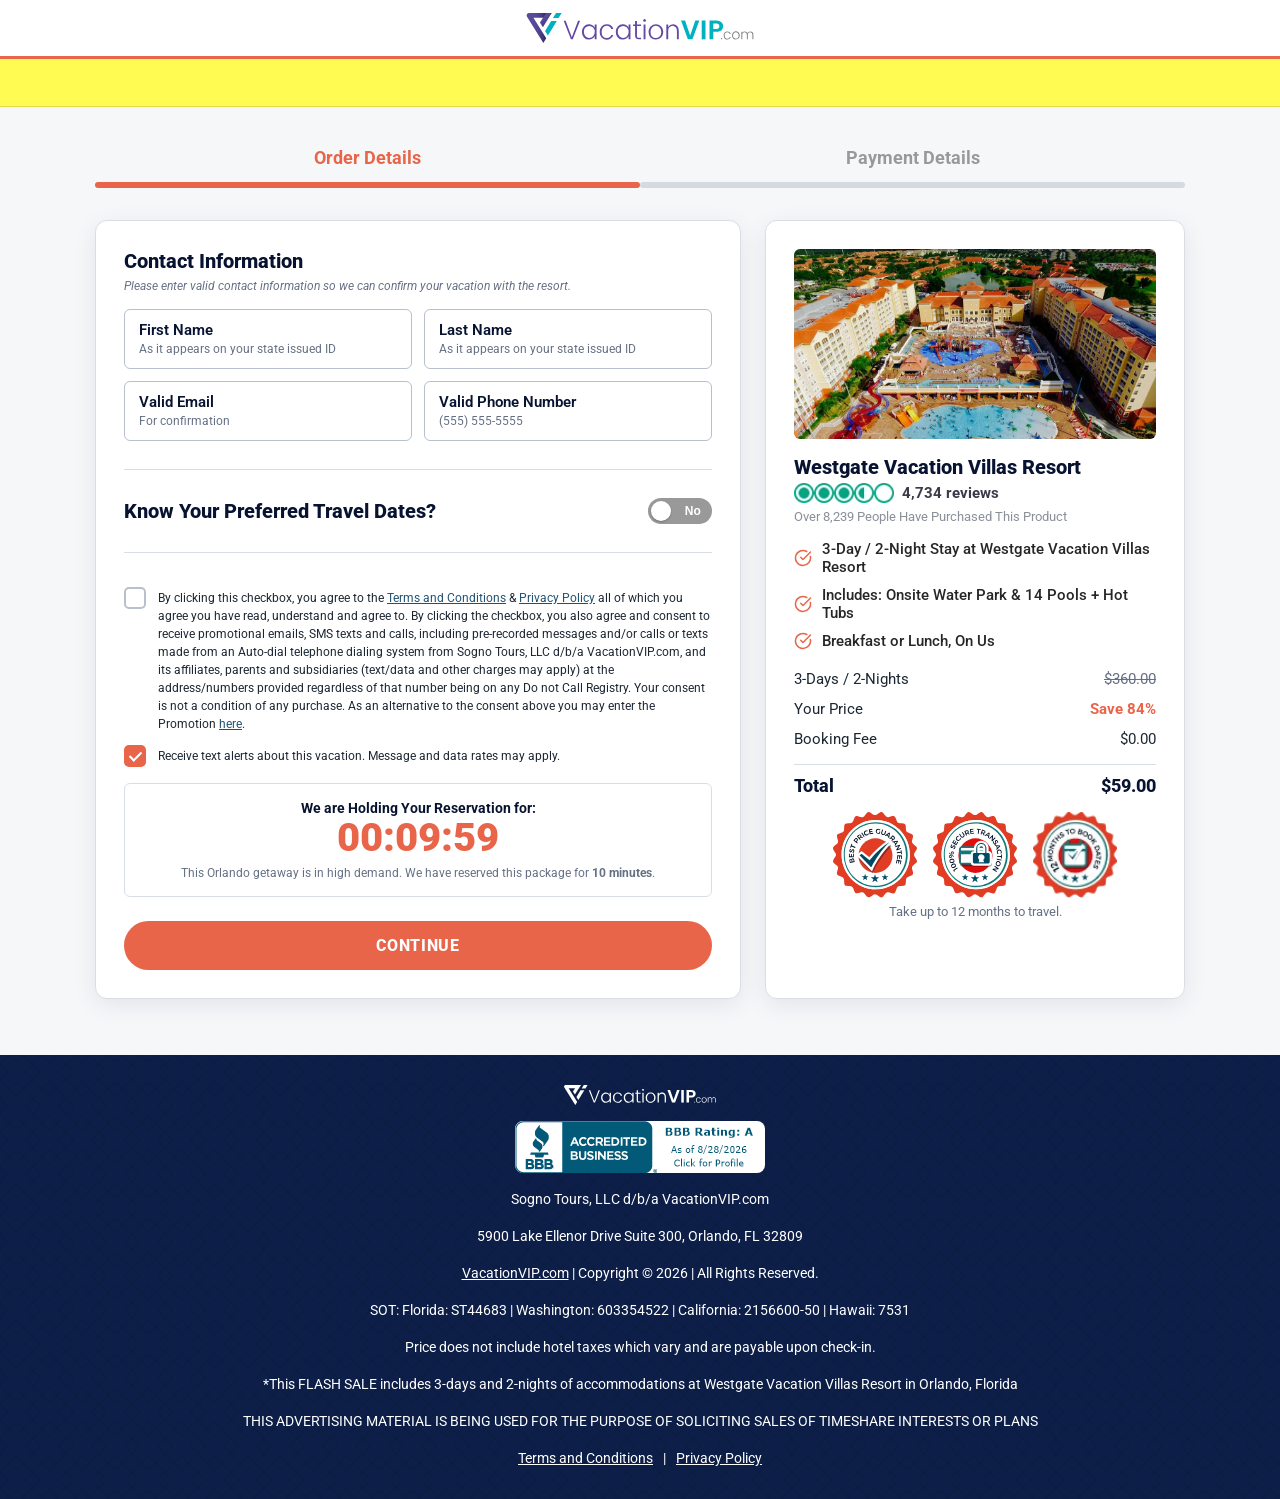
<file: payment-flow-w-upgrades/index.html>
<!DOCTYPE html>
<html lang="en">
<head>
  <meta charset="utf-8">
  <title>Order Details | Orlando Getaway Checkout</title>
  <meta name="viewport" content="width=device-width, initial-scale=1">
  <meta name="theme-color" content="#fe5925" media="(prefers-color-scheme: light)">
  <meta name="theme-color" content="#fe5925" media="(prefers-color-scheme: dark)">
  <link href="https://fonts.googleapis.com" rel="preconnect">
  <link href="https://fonts.gstatic.com" rel="preconnect" crossorigin>
  <link href="https://fonts.googleapis.com/css2?family=Roboto:wght@300;400;500;600;700;800;900&display=swap" rel="stylesheet">
  <link rel="icon" type="image/png" sizes="32x32" href="assets/images/favicon-32x32.png">
  <link rel="apple-touch-icon" sizes="180x180" href="assets/images/apple-touch-icon.png">
  <link href="assets/css/brand.css" rel="stylesheet">
  <style>
    /* ---- Step 1 layout ---- */
    .os-grid { display: grid; grid-template-columns: minmax(0, 1fr) 420px; gap: 24px; align-items: stretch; width: 100%; max-width: var(--maxw); }
    @media (max-width: 900px) { .os-grid { grid-template-columns: 1fr; } }

    .os-section + .os-section { margin-top: 28px; padding-top: 28px; border-top: 1px solid var(--line); }
    .os-form-grid { display: flex; flex-direction: column; gap: 12px; margin-top: 16px; }

    /* Boxed fields with label + hint inside the box (matches Figma) */
    .os-form-grid .pf-field {
      position: relative;
      border: 1px solid var(--field-border); border-radius: var(--radius-sm);
      background: var(--white); padding: 11px 14px; min-height: 56px;
      transition: border-color .15s, box-shadow .15s;
    }
    .os-form-grid .pf-field:focus-within { border-color: var(--navy); box-shadow: 0 0 0 3px rgba(33, 82, 114, .12); }
    .os-form-grid .pf-field.is-invalid { border-color: var(--coral); box-shadow: 0 0 0 3px rgba(233, 101, 74, .14); }
    .os-form-grid .pf-field > label { font-size: 15px; font-weight: 600; color: var(--ink); margin: 0; line-height: 1.3; pointer-events: none; }
    .os-form-grid .pf-field > label .pf-hint { display: block; font-weight: 400; font-size: 12px; color: var(--muted); margin-top: 1px; }
    /* label doubles as placeholder — on focus/filled it floats to a small
       top caption (kept visible per QA) and only the hint line hides */
    .os-form-grid .pf-field:focus-within > label,
    .os-form-grid .pf-field.is-filled > label {
      font-size: 11px; font-weight: 700; letter-spacing: .02em; color: var(--muted);
    }
    .os-form-grid .pf-field:focus-within > label { color: var(--navy); }
    .os-form-grid .pf-field:focus-within > label .pf-hint,
    .os-form-grid .pf-field.is-filled > label .pf-hint { display: none; }
    /* input overlays the whole box so the empty state stays compact */
    .os-form-grid .pf-input {
      position: absolute; inset: 0;
      border: none; background: transparent; border-radius: inherit;
      padding: 11px 14px; font-size: 16px; color: var(--text);
    }
    /* once the label floats, the input's box starts below the caption so the
       typed text — and Chrome's opaque autofill paint — can never cover it */
    .os-form-grid .pf-field:focus-within .pf-input,
    .os-form-grid .pf-field.is-filled .pf-input { top: 26px; padding-top: 0; padding-bottom: 6px; }
    /* browser autofill fills the value without firing events: float the caption from CSS too */
    .os-form-grid .pf-field:has(.pf-input:-webkit-autofill) > label {
      font-size: 11px; font-weight: 700; letter-spacing: .02em; color: var(--muted);
    }
    .os-form-grid .pf-field:has(.pf-input:-webkit-autofill) > label .pf-hint { display: none; }
    .os-form-grid .pf-field:has(.pf-input:-webkit-autofill) .pf-input { top: 26px; padding-top: 0; padding-bottom: 6px; }
    /* repaint autofill's opaque tint white so the field matches its siblings */
    .os-form-grid .pf-input:-webkit-autofill,
    .os-form-grid .pf-input:-webkit-autofill:hover,
    .os-form-grid .pf-input:-webkit-autofill:focus {
      -webkit-box-shadow: 0 0 0 1000px #fff inset;
      -webkit-text-fill-color: var(--text);
    }
    .os-form-grid .pf-input:focus { border: none; box-shadow: none; }
    .os-form-grid .pf-input.is-invalid { border: none; box-shadow: none; }
    .os-form-grid .pf-field__error { position: absolute; left: 14px; top: 100%; margin-top: 3px; }
    /* reserve room for the absolutely-positioned error so it never overlaps the next field */
    .os-form-grid .pf-field.is-invalid { margin-bottom: 16px; }

    .os-dates-head { display: flex; align-items: center; justify-content: space-between; gap: 12px; }
    .os-checkinout { display: flex; gap: 12px; margin-top: 16px; }
    .os-checkinout .pf-card { flex: 1; text-align: center; padding: 12px; box-shadow: none; }
    .os-checkinout .lbl { font-size: 12px; font-weight: 700; text-transform: uppercase; letter-spacing: .06em; color: var(--muted); }
    .os-checkinout .val { font-size: 20px; font-weight: 800; color: var(--navy); margin-top: 4px; }
    .os-hurry { text-align: center; font-weight: 700; color: var(--ink); margin: 20px 0 4px; }

    /* The Continue button sat 9px under the trust badges, which read as cramped.
       24px on the 8pt grid gives it room without moving anything else. */
    .os-form .pf-actionbar { margin-top: 24px; }

    .os-consents { display: flex; flex-direction: column; gap: 14px; margin-top: 8px; }
    .pf-check.is-invalid input[type="checkbox"] { border-color: var(--coral); box-shadow: 0 0 0 3px rgba(233, 101, 74, .14); }
    /* --coral-dark: coral is only 3.3:1 on white — too low for 12px text (WCAG AA). */
    .pf-check.is-invalid .pf-check__text { color: var(--coral-dark); }
    .pf-check__error { display: none; margin: -4px 0 0 32px; color: var(--coral-dark); font-size: 12px; font-weight: 700; }
    .pf-check__error.is-shown { display: block; }

    /* summary sticky on desktop */
    @media (min-width: 901px) { .os-summary { position: sticky; top: 20px; } }
    .os-rating { display: flex; align-items: center; gap: 8px; font-size: 14px; color: var(--muted); }
    .os-rating .stars { color: #00aa6c; letter-spacing: 1px; font-size: 15px; }
    .os-dates-mini { display: flex; flex-direction: column; gap: 4px; font-size: 14px; margin: 12px 0; color: var(--text); }
    .os-badges { display: flex; justify-content: center; gap: 16px; margin: 4px 0; }
    .os-badges span { width: 52px; height: 52px; border-radius: 50%; background: var(--bg); display: flex; align-items: center; justify-content: center; color: var(--navy); font-size: 22px; border: 1px solid var(--line); }
    .os-travel { text-align: center; font-size: 13px; color: var(--muted); }

    /* ---- calendar ---- */
    .cal { --cell: 40px; }
    .cal-nav { display: flex; justify-content: space-between; margin-bottom: 6px; }
    .cal-arrow { width: 34px; height: 34px; border-radius: 8px; border: 1px solid var(--line); background: #fff; font-size: 18px; cursor: pointer; color: var(--navy); }
    .cal-arrow:disabled { opacity: .35; cursor: default; }
    .cal-months { display: flex; gap: 24px; }
    @media (max-width: 620px) { .cal-months { flex-direction: column; } }
    .cal-month { flex: 1; min-width: 0; } /* min-width:0 lets months shrink instead of overflowing the card (QA: 901-950px) */
    .cal-monthname { text-align: center; font-weight: 700; color: var(--ink); margin-bottom: 8px; }
    .cal-week, .cal-grid { display: grid; grid-template-columns: repeat(7, minmax(0, 1fr)); }
    .cal-week span { text-align: center; font-size: 12px; color: var(--muted); padding: 4px 0; }
    .cal-grid { gap: 2px; }
    .cal-day { height: var(--cell); border: none; background: none; font-family: var(--font); font-size: 14px; color: var(--text); cursor: pointer; border-radius: 8px; }
    .cal-day.is-empty { visibility: hidden; }
    .cal-day.is-disabled { color: #c3c9d1; cursor: default; }
    .cal-day:not(.is-disabled):not(.is-start):not(.is-end):hover { background: rgba(33,82,114,.08); }
    .cal-day.is-inrange { background: rgba(233,101,74,.14); border-radius: 0; }
    .cal-day.is-start, .cal-day.is-end { background: var(--coral); color: #fff; font-weight: 700; }

    /* Mobile vertical compression */
    @media (max-width: 767px) {
      .os-section + .os-section { margin-top: 18px; padding-top: 18px; }
      .os-form-grid { gap: 10px; margin-top: 12px; }
      .os-form-grid .pf-field { min-height: 52px; padding: 9px 12px; }
      .os-consents { gap: 12px; }
      .os-checkinout { margin-top: 12px; }
      .os-hurry { margin: 14px 0 4px; }
      .os-dates-mini { margin: 10px 0; }
      /* 44px touch-target floor (WCAG 2.2 / iOS HIG) */
      .cal { --cell: 44px; }
      .cal-arrow { width: 44px; height: 44px; }
    }
  </style>
</head>
<body>

  <!-- HEADER -->
  <header class="pf-navbar">
    <img class="pf-navbar__logo" src="assets/images/vacationvip-logo.svg" alt="VacationVIP" width="254" height="33">
  </header>

  <!-- ALERT BAR (social-proof ticker) -->
  <div class="alert-bar" role="status" aria-live="polite" aria-label="Live demand">
    <div class="alert-ticker">
      <div class="alert-item" data-key="viewing" data-min="180" data-max="240">
        <i data-lucide="eye" class="alert-ic" aria-hidden="true"></i>
        <span><span class="alert-num">211</span> viewing now</span>
      </div>
      <div class="alert-item" data-key="booked">
        <i data-lucide="shopping-bag" class="alert-ic" aria-hidden="true"></i>
        <span><span class="alert-num">27</span> booked today</span>
      </div>
    </div>
  </div>

  <main class="pf-main">

    <!-- STEPPER -->
    <div class="pf-stepper">
      <div class="pf-step is-active"><span class="pf-step__label">Order Details</span><span class="pf-step__bar"></span></div>
      <div class="pf-step"><span class="pf-step__label">Payment Details</span><span class="pf-step__bar"></span></div>
    </div>

    <div class="os-grid">
      <!-- LEFT: FORM -->
      <form class="pf-card" id="orderForm" novalidate autocomplete="on">
        <div class="pf-card__pad">
          <!-- Contact -->
          <div class="os-section">
            <h2 class="pf-title">Contact Information</h2>
            <p class="pf-subtitle">Please enter valid contact information so we can confirm your vacation with the resort.</p>
            <div class="os-form-grid">
              <div class="pf-row">
                <div class="pf-field">
                  <label for="firstName">First Name <span class="pf-hint">As it appears on your state issued ID</span></label>
                  <input class="pf-input" name="firstName" id="firstName" type="text" autocomplete="given-name" autocapitalize="words" spellcheck="false" aria-required="true" aria-describedby="firstNameError">
                  <span class="pf-field__error" id="firstNameError" role="alert">Please enter your first name.</span>
                </div>
                <div class="pf-field">
                  <label for="lastName">Last Name <span class="pf-hint">As it appears on your state issued ID</span></label>
                  <input class="pf-input" name="lastName" id="lastName" type="text" autocomplete="family-name" autocapitalize="words" spellcheck="false" aria-required="true" aria-describedby="lastNameError">
                  <span class="pf-field__error" id="lastNameError" role="alert">Please enter your last name.</span>
                </div>
              </div>
              <div class="pf-row">
                <div class="pf-field">
                  <label for="email">Valid Email <span class="pf-hint">For confirmation</span></label>
                  <input class="pf-input" name="email" id="email" type="email" autocomplete="email" spellcheck="false" aria-required="true" aria-describedby="emailError">
                  <span class="pf-field__error" id="emailError" role="alert">Please enter a valid email.</span>
                </div>
                <div class="pf-field">
                  <label for="phone">Valid Phone Number <span class="pf-hint">(555) 555-5555</span></label>
                  <input class="pf-input" name="phone" id="phone" type="tel" autocomplete="tel" maxlength="14" inputmode="numeric" aria-required="true" aria-describedby="phoneError">
                  <span class="pf-field__error" id="phoneError" role="alert">Please enter a 10-digit phone number.</span>
                </div>
              </div>
            </div>
          </div>

          <!-- Preferred dates -->
          <div class="os-section">
            <div class="os-dates-head">
              <h2 class="pf-title">Know Your Preferred Travel Dates?</h2>
              <button type="button" class="os-toggle" id="datesToggle" role="switch" aria-checked="false" aria-label="Do you know your preferred travel dates?">
                <span class="os-toggle__label">No</span>
                <span class="os-toggle__knob"></span>
              </button>
            </div>
            <div id="datesReveal" hidden>
              <div class="cal" id="calendar" style="margin-top:16px;"></div>
              <div class="os-checkinout">
                <div class="pf-card"><div class="lbl">Check-In</div><div class="val" id="checkInVal">&mdash;</div></div>
                <div class="pf-card"><div class="lbl">Check-Out</div><div class="val" id="checkOutVal">&mdash;</div></div>
              </div>
              <p class="os-note" style="font-size:12px;color:var(--muted);margin:10px 0 0;">Your package includes a <strong>2-night</strong> stay &mdash; pick a check-in date and we'll set your check-out automatically.</p>
              <p class="os-hurry">Hurry, the best dates book up fast!</p>
            </div>
          </div>

          <!-- Consents -->
          <div class="os-section">
            <div class="os-consents">
              <label class="pf-check">
                <input type="checkbox" name="marketing" aria-required="true" aria-describedby="marketingError">
                <span class="pf-check__text">By clicking this checkbox, you agree to the <a href="../terms-and-conditions.html" target="_blank">Terms and Conditions</a> &amp; <a href="../privacy-policy.html" target="_blank">Privacy Policy</a> all of which you agree you have read, understand and agree to. By clicking the checkbox, you also agree and consent to receive promotional emails, SMS texts and calls, including pre-recorded messages and/or calls or texts made from an Auto-dial telephone dialing system from Sogno Tours, LLC d/b/a VacationVIP.com, and its affiliates, parents and subsidiaries (text/data and other charges may apply) at the address/numbers provided regardless of that number being on any Do not Call Registry. Your consent is not a condition of any purchase. As an alternative to the consent above you may enter the Promotion <a href="../terms-and-conditions.html" target="_blank">here</a>.</span>
              </label>
              <p class="pf-check__error" id="marketingError" role="alert">Please check the box above to give your consent and continue.</p>
              <label class="pf-check">
                <input type="checkbox" name="sms" checked>
                <span class="pf-check__text">Receive text alerts about this vacation. Message and data rates may apply.</span>
              </label>
            </div>
            <div class="pf-hold" style="margin-top:16px;">
              <div class="pf-hold__label">We are Holding Your Reservation for:</div>
              <div class="pf-hold__timer" id="holdTimer">00:10:00</div>
              <div class="pf-hold__note">This Orlando getaway is in high demand. We have reserved this package for <strong id="holdMins">10 minutes</strong>.</div>
            </div>
            <div class="pf-actionbar">
              <button type="submit" class="pf-btn">Continue</button>
            </div>
          </div>
        </div>
      </form>

      <!-- RIGHT: ORDER SUMMARY -->
      <aside class="pf-card os-summary">
        <div class="pf-card__pad">
          <div class="os-review-head">
            <img class="pf-summary__img" src="assets/images/resort.webp" alt="Westgate Vacation Villas Resort" width="1024" height="768">
            <div class="os-review-info">
              <div class="pf-summary__name" id="sumName">Westgate Vacation Villas Resort</div>
              <div class="os-rating">
                <img class="os-rating__bubbles" src="assets/images/ta-rating.webp" alt="Rated 4 out of 5" loading="lazy" width="110" height="22">
                <span class="os-rating__reviews"><strong id="sumReviews">4,734</strong> reviews</span>
              </div>
              <p class="os-purchased">Over 8,239 People Have Purchased This Product</p>
            </div>
          </div>

          <ul class="os-includes">
            <li><i data-lucide="check-circle" class="pf-i"></i>3-Day / 2-Night Stay at Westgate Vacation Villas Resort</li>
            <li><i data-lucide="check-circle" class="pf-i"></i>Includes: Onsite Water Park &amp; 14 Pools + Hot Tubs</li>
            <li><i data-lucide="check-circle" class="pf-i"></i>Breakfast or Lunch, On Us</li>
          </ul>

          <div class="os-dates-mini" style="margin-top:16px;">
            <div class="pf-price-line"><span id="sumStay">3-Days / 2-Nights</span><span class="pf-strike" id="sumRetail">$360</span></div>
            <div class="pf-price-line"><span>Your Price</span><span class="pf-save" id="sumSave">Save 84%</span></div>
            <div class="pf-price-line"><span>Booking Fee</span><span>$0.00</span></div>
            <div class="pf-price-total"><span>Total</span><span id="sumTotal">$59</span></div>
          </div>

          <div class="os-dates-mini" id="sumDatesLines" hidden>
            <div class="os-line"><i data-lucide="calendar-check" class="pf-i"></i>Preferred check-in: <strong id="sumCheckIn">&mdash;</strong></div>
            <div class="os-line"><i data-lucide="calendar-x" class="pf-i"></i>Preferred check-out: <strong id="sumCheckOut">&mdash;</strong></div>
          </div>

          <div class="os-badges" style="margin-top:16px;">
            <img src="assets/images/badge-01.svg" alt="Best Price Guarantee" loading="lazy">
            <img src="assets/images/badge-02.svg" alt="100% Secure Transaction" loading="lazy">
            <img src="assets/images/badge-03.webp" alt="12 Months to Book Dates" loading="lazy" width="75" height="77">
          </div>
          <p class="os-travel">Take up to 12 months to travel.</p>
        </div>
      </aside>
    </div>
  </main>

  <!-- FOOTER -->
  <footer class="pf-footer">
    <img class="pf-footer__logo" src="assets/images/vacationvip-logo-f.svg" alt="VacationVIP" width="154" height="20">
    <a class="pf-footer__bbb" href="https://www.bbb.org/us/fl/belle-isle/profile/vacation-certificates-and-vouchers/vacationvip-com-0733-235962636/#sealclick" target="_blank" rel="nofollow noopener">
      <img src="assets/images/bbb-seal.png" alt="VacationVIP.com BBB Business Review" width="250" height="52">
    </a>
    <p class="pf-footer__legal">Sogno Tours, LLC d/b/a VacationVIP.com</p>
    <p class="pf-footer__legal">5900 Lake Ellenor Drive Suite 300, Orlando, FL 32809</p>
    <p class="pf-footer__legal"><a href="https://vacationvip.com/" target="_blank" rel="noopener">VacationVIP.com</a> | Copyright &copy; <span data-year>2026</span> | All Rights Reserved.</p>
    <p class="pf-footer__legal">SOT: Florida: ST44683 | Washington: 603354522 | California: 2156600-50 | Hawaii: 7531</p>
    <p class="pf-footer__legal">Price does not include hotel taxes which vary and are payable upon check-in.</p>
    <p class="pf-footer__legal">*This FLASH SALE includes 3-days and 2-nights of accommodations at Westgate Vacation Villas Resort in Orlando, Florida</p>
    <p class="pf-footer__legal">THIS ADVERTISING MATERIAL IS BEING USED FOR THE PURPOSE OF SOLICITING SALES OF TIMESHARE INTERESTS OR PLANS</p>
    <div class="pf-footer__links">
      <a href="../terms-and-conditions.html">Terms and Conditions</a>
      <span>|</span>
      <a href="../privacy-policy.html">Privacy Policy</a>
    </div>
    <img class="pf-footer__eho" src="assets/images/EHO-Logo.svg" alt="Equal Housing Opportunity">
  </footer>

  <script src="assets/libs/lucide/lucide.min.js"></script>
  <script src="assets/js/flow-state.js"></script>
  <script src="assets/js/legal-modal.js"></script>
  <script src="assets/js/sticky-offer.js"></script>
  <script src="assets/js/calendar.js"></script>
  <script>
  (function () {
    var s = FlowState.get();

    // ----- Hydrate summary from state (defaults or handoff) -----
    document.getElementById("sumName").innerHTML = s.resortName;
    document.getElementById("sumReviews").textContent = s.ratingReviews.toLocaleString();
    document.getElementById("sumStay").textContent = s.stayLabel;
    document.getElementById("sumRetail").textContent = FlowState.money(s.retailCents);
    document.getElementById("sumSave").textContent = "Save " + s.discountPct + "%";
    document.getElementById("sumTotal").textContent = FlowState.money(FlowState.totalCents());
    document.getElementById("holdMins").textContent = s.holdMinutes + " minutes";
    document.querySelectorAll("[data-year]").forEach(function (el) { el.textContent = new Date().getFullYear(); });

    // ----- Prefill form if returning -----
    var f = document.getElementById("orderForm");
    ["firstName","lastName","email","phone"].forEach(function (k) { if (s.guest[k]) f.elements[k].value = s.guest[k]; });
    // Marketing consent must always be an explicit opt-in — never pre-check it.
    f.elements.marketing.checked = false;
    f.elements.sms.checked = s.consent.sms !== false;

    // ----- Hide the inline label/hint once a field has a value -----
    ["firstName","lastName","email","phone"].forEach(function (k) {
      var input = f.elements[k], field = input.closest(".pf-field");
      var sync = function () { field.classList.toggle("is-filled", input.value.trim() !== ""); };
      input.addEventListener("input", sync);
      input.addEventListener("change", sync);
      input.addEventListener("blur", sync);
      sync();
    });

    // ----- Phone mask: cap at 10 digits and format as (555) 555-5555 -----
    f.elements.phone.addEventListener("input", function (e) {
      var d = e.target.value.replace(/\D/g, "");
      // Strip a leading US country code before truncating. Browser autofill often
      // supplies "+1 407 555 1234"; keeping the 1 and cutting the tail turned that
      // into "(140) 755-5123" - the stray 1 the guest sees in the field.
      if (d.length === 11 && d.charAt(0) === "1") d = d.slice(1);
      d = d.slice(0, 10);
      var out = d;
      if (d.length > 6) out = "(" + d.slice(0, 3) + ") " + d.slice(3, 6) + "-" + d.slice(6);
      else if (d.length > 3) out = "(" + d.slice(0, 3) + ") " + d.slice(3);
      e.target.value = out;
    });

    // ----- Calendar -----
    var fmt = function (d) { return d ? d.toLocaleDateString("en-US", { month: "short", day: "numeric" }) : "\u2014"; };
    // Per Figma dev note: hide the check-in/check-out summary lines until a date is chosen.
    function updateSummaryDates(checkIn) {
      document.getElementById("sumDatesLines").hidden = !checkIn;
    }
    function syncDates(r) {
      document.getElementById("checkInVal").textContent = fmt(r.checkIn);
      document.getElementById("checkOutVal").textContent = fmt(r.checkOut);
      document.getElementById("sumCheckIn").textContent = fmt(r.checkIn);
      document.getElementById("sumCheckOut").textContent = fmt(r.checkOut);
      updateSummaryDates(r.checkIn);
      FlowState.setIn("dates", {
        checkIn: r.checkIn ? r.checkIn.getTime() : null,
        checkOut: r.checkOut ? r.checkOut.getTime() : null
      });
    }
    var cal = new PreferredDates(document.getElementById("calendar"), {
      checkIn: s.dates.checkIn, checkOut: s.dates.checkOut, nights: s.nights || 3, onChange: syncDates
    });
    if (s.dates.checkIn) syncDates({ checkIn: new Date(s.dates.checkIn), checkOut: s.dates.checkOut ? new Date(s.dates.checkOut) : null });

    // ----- "Know your dates?" toggle (Figma dev note: default to NO) -----
    (function () {
      var toggle = document.getElementById("datesToggle");
      var reveal = document.getElementById("datesReveal");
      var label = toggle.querySelector(".os-toggle__label");
      function setOpen(on) {
        toggle.setAttribute("aria-checked", on ? "true" : "false");
        label.textContent = on ? "Yes" : "No";
        reveal.hidden = !on;
      }
      // Default NO — unless the visitor already picked dates on a prior visit.
      setOpen(!!s.dates.checkIn);
      toggle.addEventListener("click", function () {
        var on = toggle.getAttribute("aria-checked") !== "true";
        setOpen(on);
        // Flipping back to "No" means no preferred dates — wipe the pick everywhere.
        if (!on) cal.clear();
      });
    })();

    // ----- Hold timer (display-only urgency; deadline persists across pages/refreshes) -----
    (function () {
      var deadline = FlowState.holdDeadline();
      var el = document.getElementById("holdTimer");
      function pad(n) { return String(n).padStart(2, "0"); }
      function tick() {
        var total = Math.max(0, Math.round((deadline - Date.now()) / 1000));
        var h = Math.floor(total / 3600), m = Math.floor((total % 3600) / 60), sec = total % 60;
        el.textContent = pad(h) + ":" + pad(m) + ":" + pad(sec);
        if (total > 0) setTimeout(tick, 1000);
      }
      tick();
    })();

    // ----- Live alert bar (numbers keep ticking behind the crossfade) -----
    (function () {
      var bar = document.querySelector(".alert-bar");
      if (!bar) return;
      var viewingItem = bar.querySelector('[data-key="viewing"]');
      var bookedItem = bar.querySelector('[data-key="booked"]');
      var viewing = viewingItem && viewingItem.querySelector(".alert-num");
      var booked = bookedItem && bookedItem.querySelector(".alert-num");
      if (!viewing) return;
      var vMin = +viewingItem.dataset.min, vMax = +viewingItem.dataset.max;
      // viewing: brisk random walk within a believable band — feels live/hot
      (function viewingLoop() {
        setTimeout(function () {
          var v = +viewing.textContent + (Math.random() < 0.5 ? -1 : 1) * (1 + Math.floor(Math.random() * 4));
          v = Math.max(vMin, Math.min(vMax, v));
          if (v !== +viewing.textContent) viewing.textContent = v;
          viewingLoop();
        }, 900 + Math.random() * 900);
      })();
      // booked: frequent +1, only ever up
      (function bookedLoop() {
        setTimeout(function () {
          if (booked && Math.random() < 0.7) booked.textContent = +booked.textContent + 1;
          bookedLoop();
        }, 3000 + Math.random() * 3000);
      })();
    })();

    // ----- Validation + submit -----
    function invalidate(name, bad) {
      var field = f.elements[name].closest(".pf-field");
      field.classList.toggle("is-invalid", bad);
      f.elements[name].classList.toggle("is-invalid", bad);
      if (bad) f.elements[name].setAttribute("aria-invalid", "true");
      else f.elements[name].removeAttribute("aria-invalid");
    }
    f.elements.marketing.addEventListener("change", function () {
      if (!f.elements.marketing.checked) return;
      var lbl = f.elements.marketing.closest(".pf-check");
      if (lbl) lbl.classList.remove("is-invalid");
      var err = document.getElementById("marketingError");
      if (err) err.classList.remove("is-shown");
    });
    f.addEventListener("submit", function (e) {
      e.preventDefault();
      var g = {
        firstName: f.elements.firstName.value.trim(),
        lastName: f.elements.lastName.value.trim(),
        email: f.elements.email.value.trim(),
        phone: f.elements.phone.value.trim()
      };
      var okEmail = /^[A-Za-z0-9._%+-]+@[A-Za-z0-9-]+(\.[A-Za-z0-9-]+)*\.[A-Za-z]{2,}$/.test(g.email);
      var phoneDigits = g.phone.replace(/\D/g, "");
      var okPhone = phoneDigits.length === 10; // markup #15: exactly 10, no more, no less
      var bad = false;
      invalidate("firstName", !g.firstName); bad = bad || !g.firstName;
      invalidate("lastName", !g.lastName); bad = bad || !g.lastName;
      invalidate("email", !okEmail); bad = bad || !okEmail;
      invalidate("phone", !okPhone); bad = bad || !okPhone;
      var consentOk = f.elements.marketing.checked;
      var consentLabel = f.elements.marketing.closest(".pf-check");
      var consentError = document.getElementById("marketingError");
      if (consentLabel) consentLabel.classList.toggle("is-invalid", !consentOk);
      if (consentError) consentError.classList.toggle("is-shown", !consentOk);
      if (!consentOk) bad = true;
      if (bad) {
        var first = f.querySelector(".pf-field.is-invalid .pf-input");
        if (first) { first.focus(); }
        else if (!consentOk && consentLabel) { consentLabel.scrollIntoView({ block: "center", behavior: "smooth" }); }
        return;
      }

      FlowState.setIn("guest", g);
      FlowState.setIn("consent", { marketing: f.elements.marketing.checked, sms: f.elements.sms.checked });
      FlowState.set({ status: "billing" });
      window.location.href = "02-billing.html" + window.location.search;
    });
  })();
  </script>
  <script>lucide.createIcons();</script>
</body>
</html>
</file>
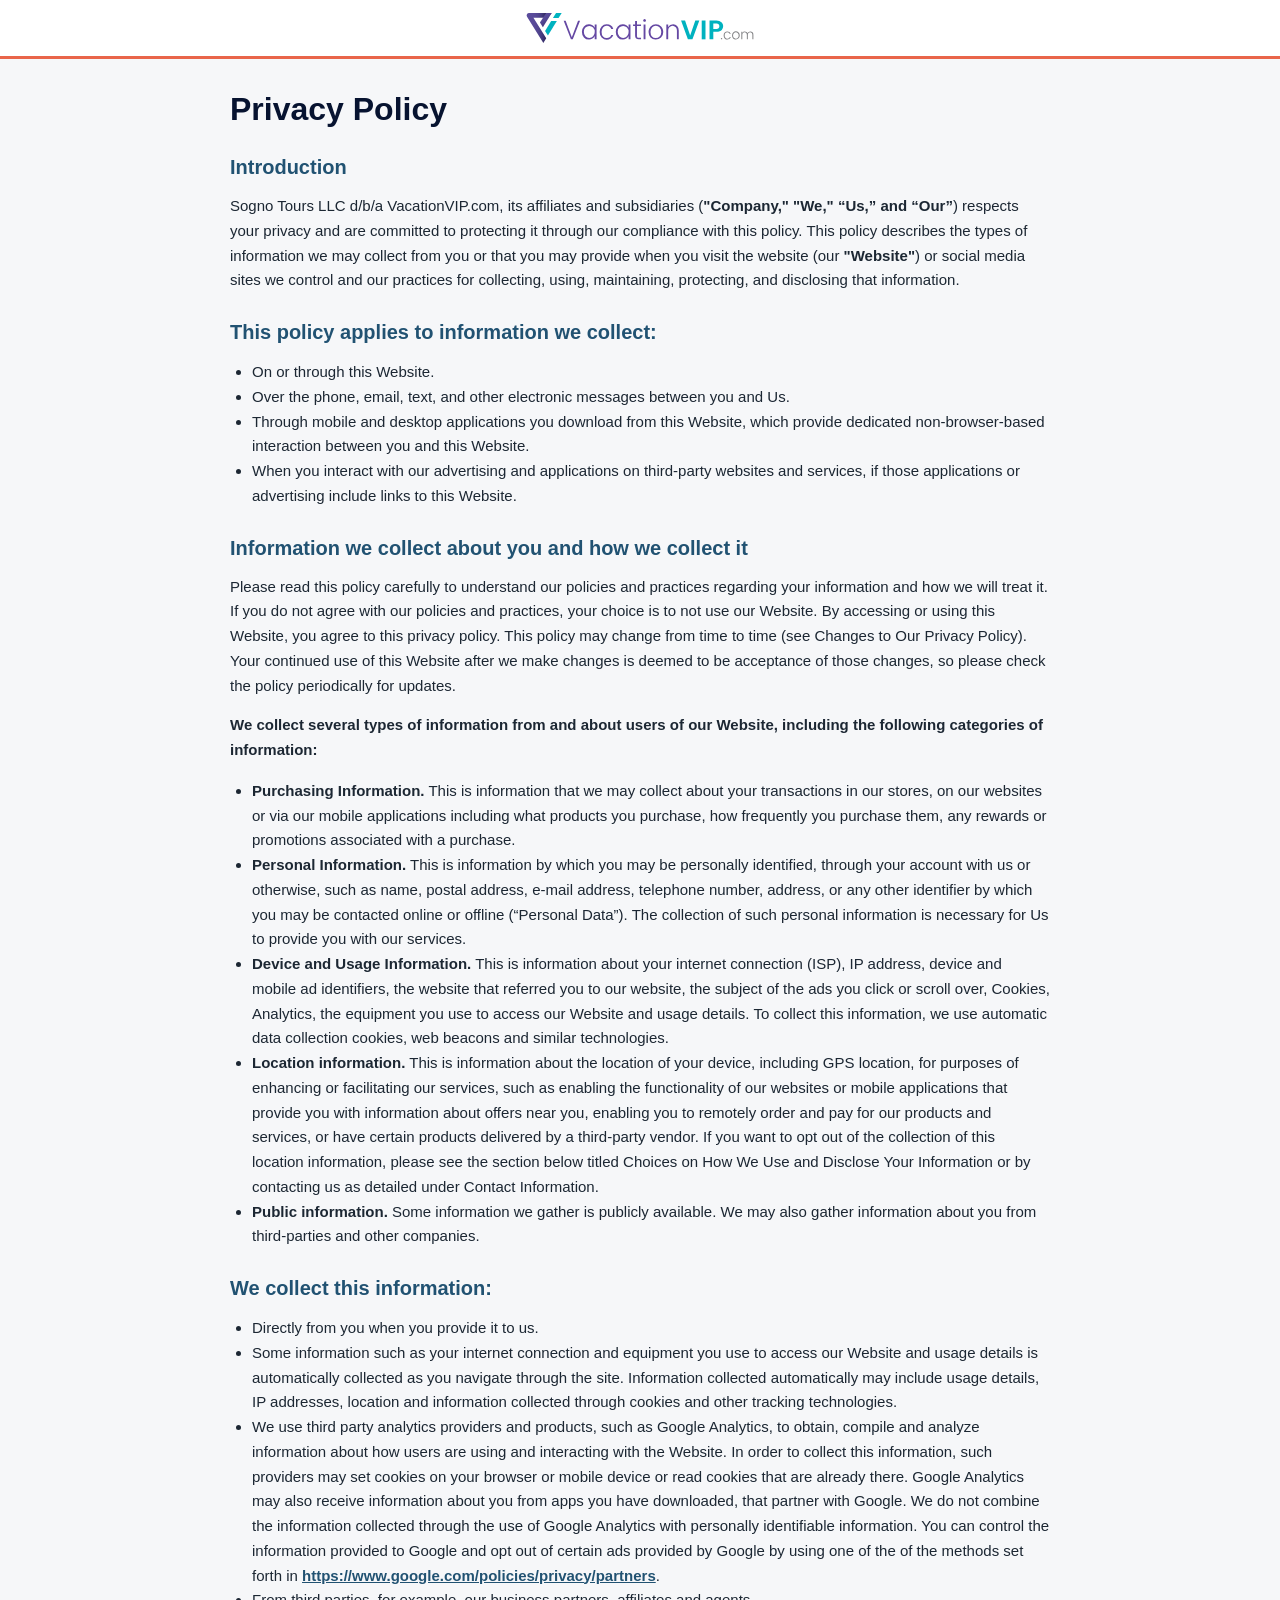
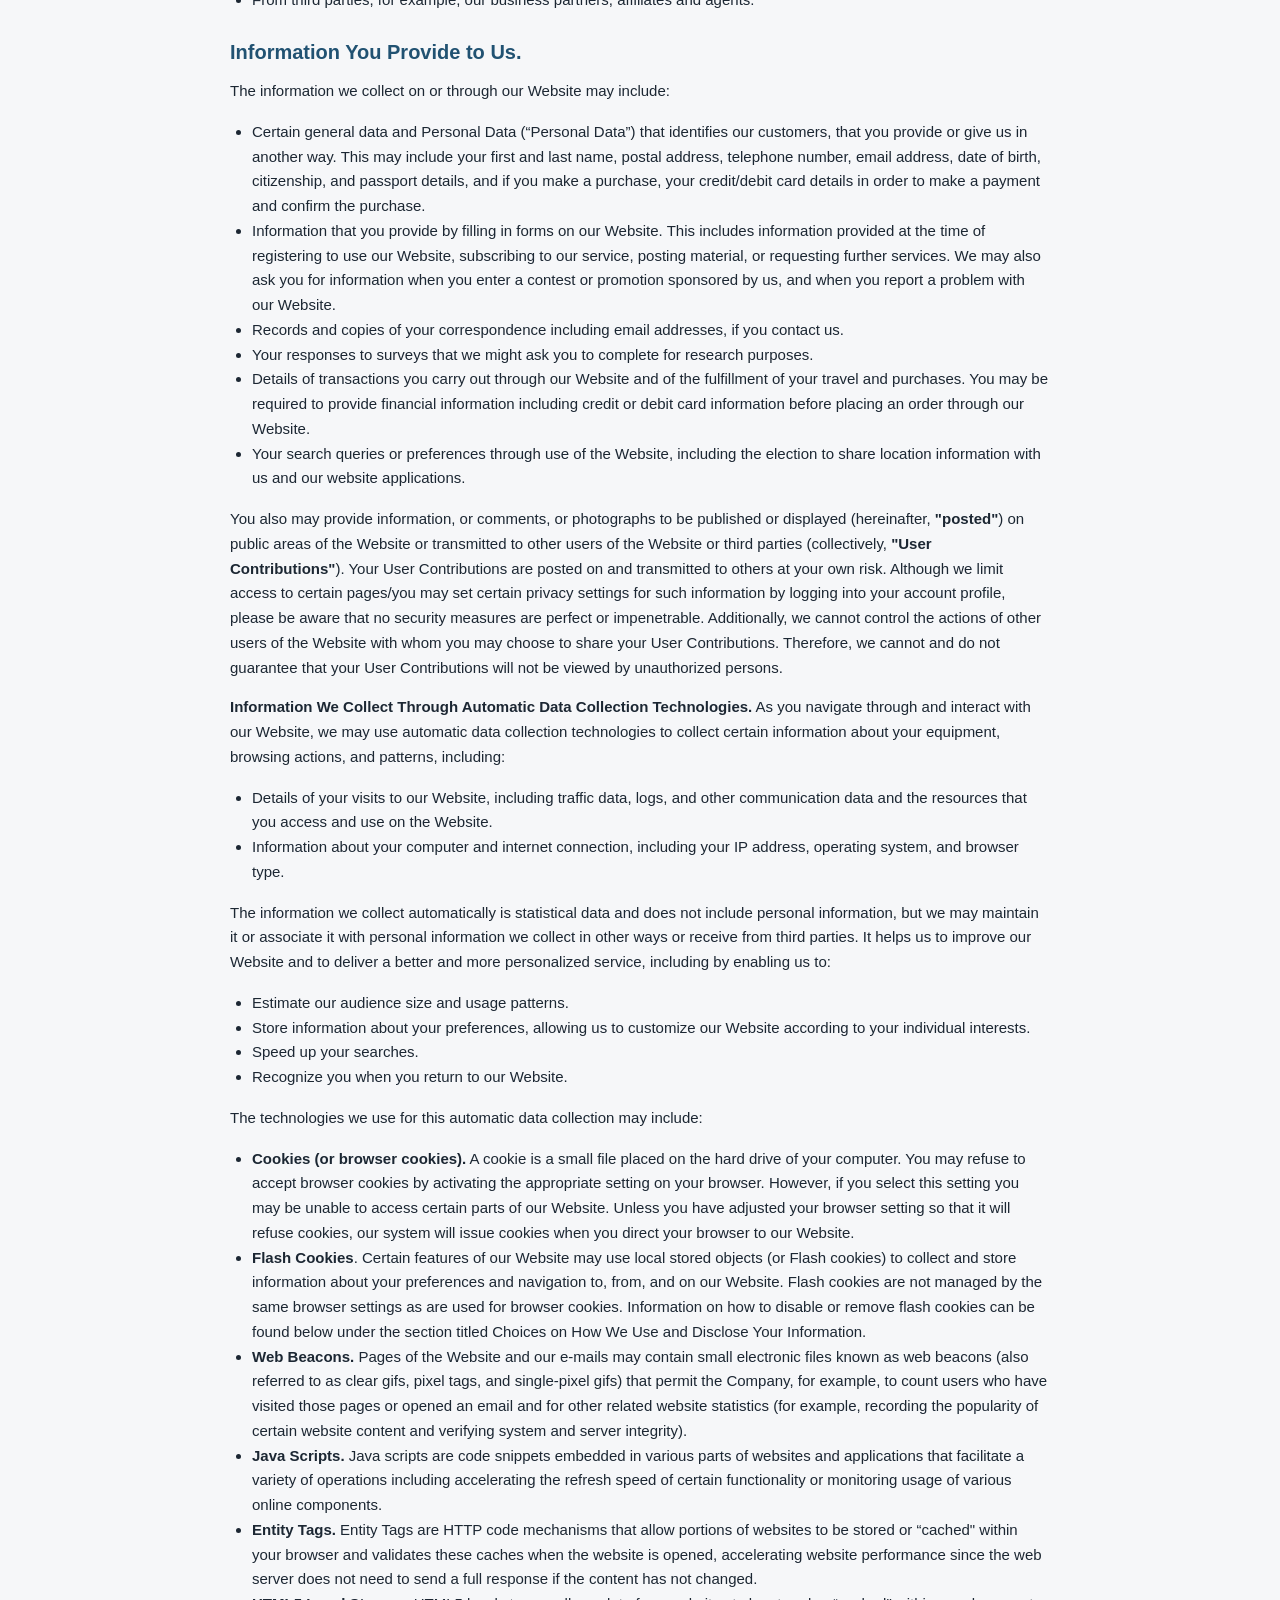
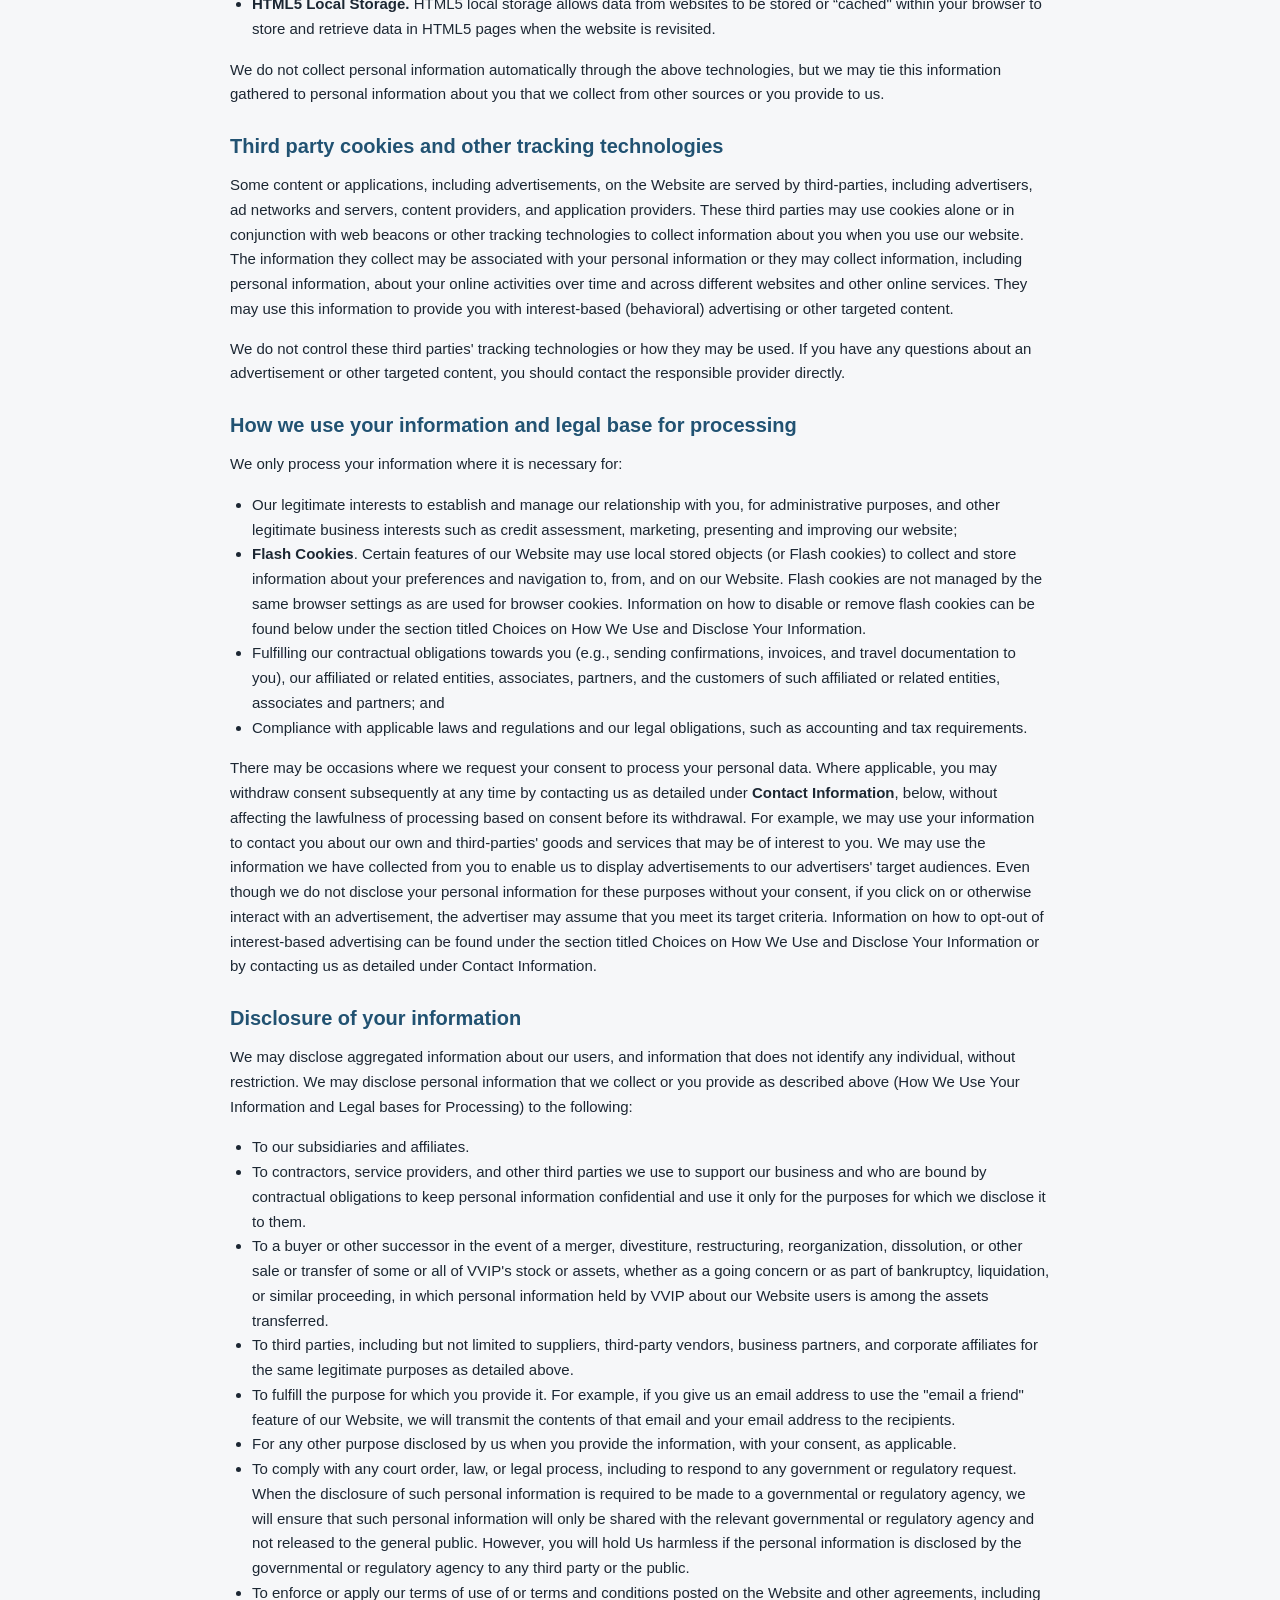
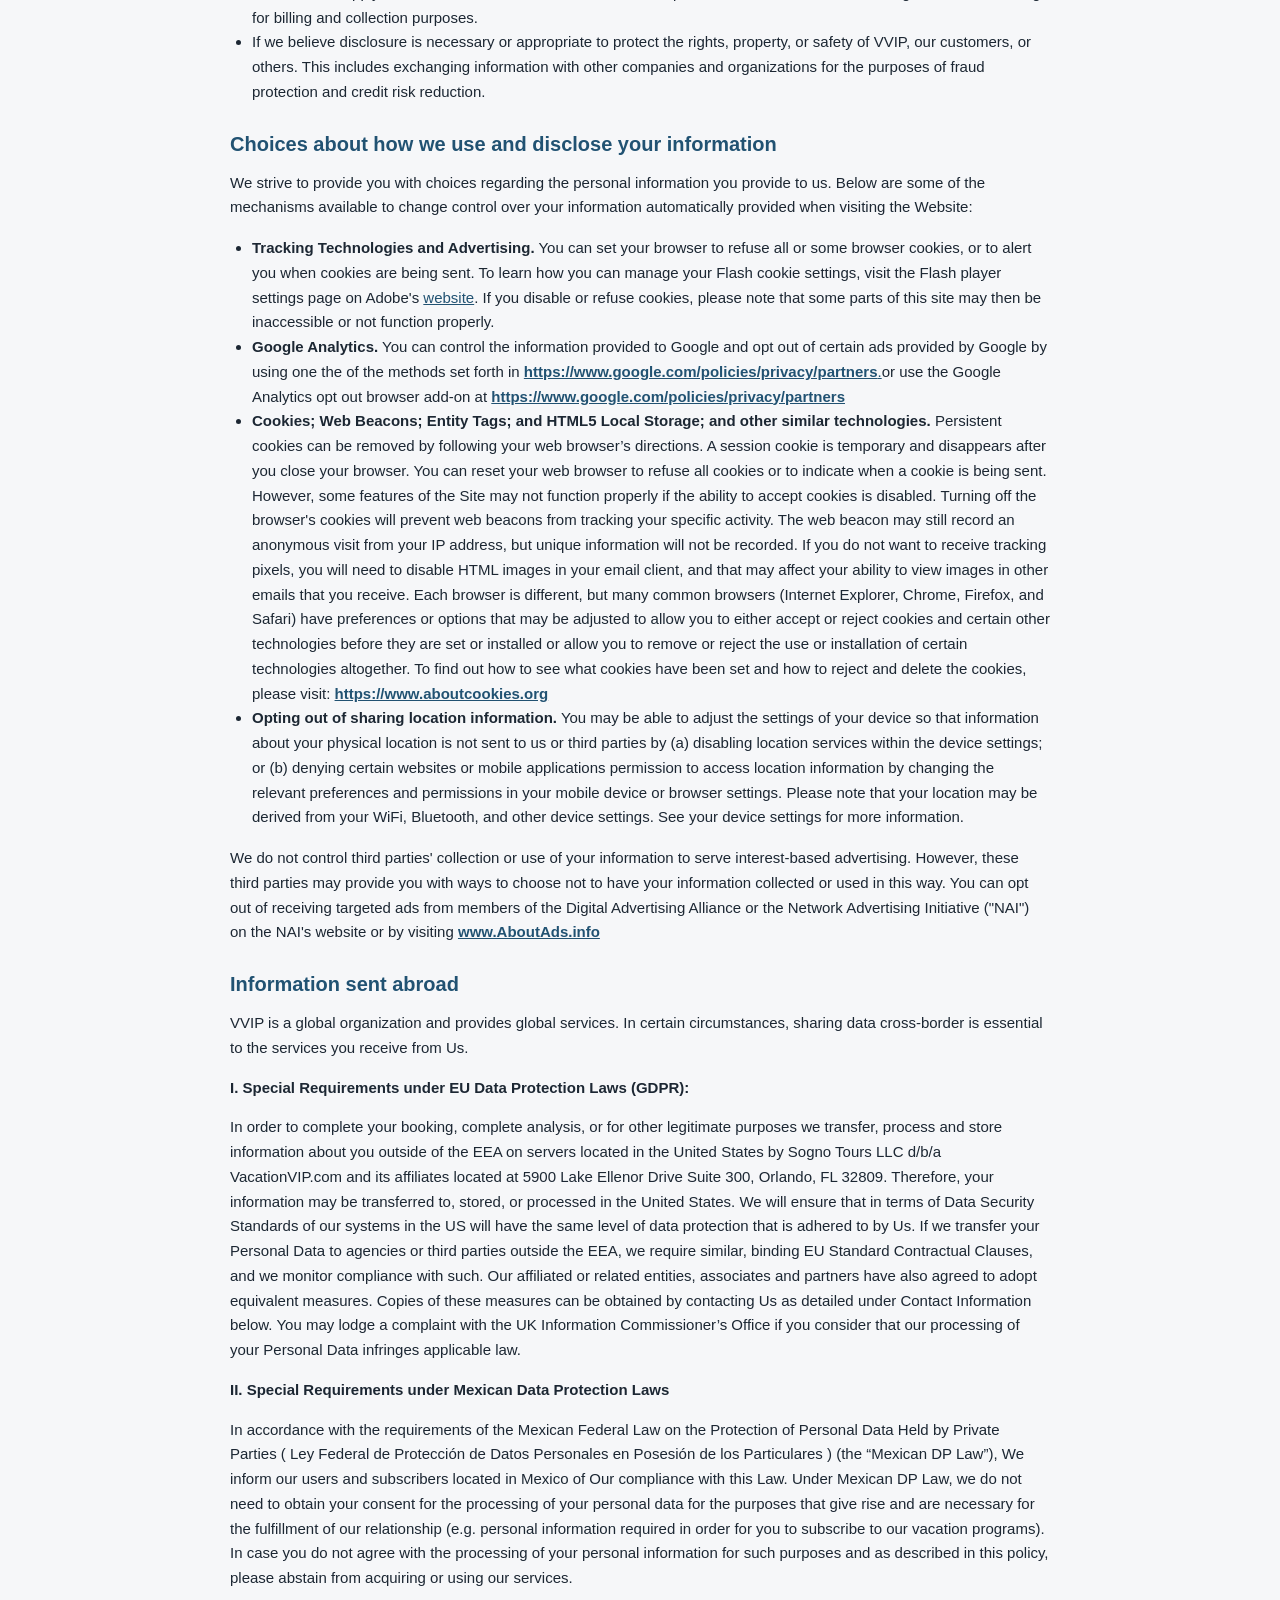
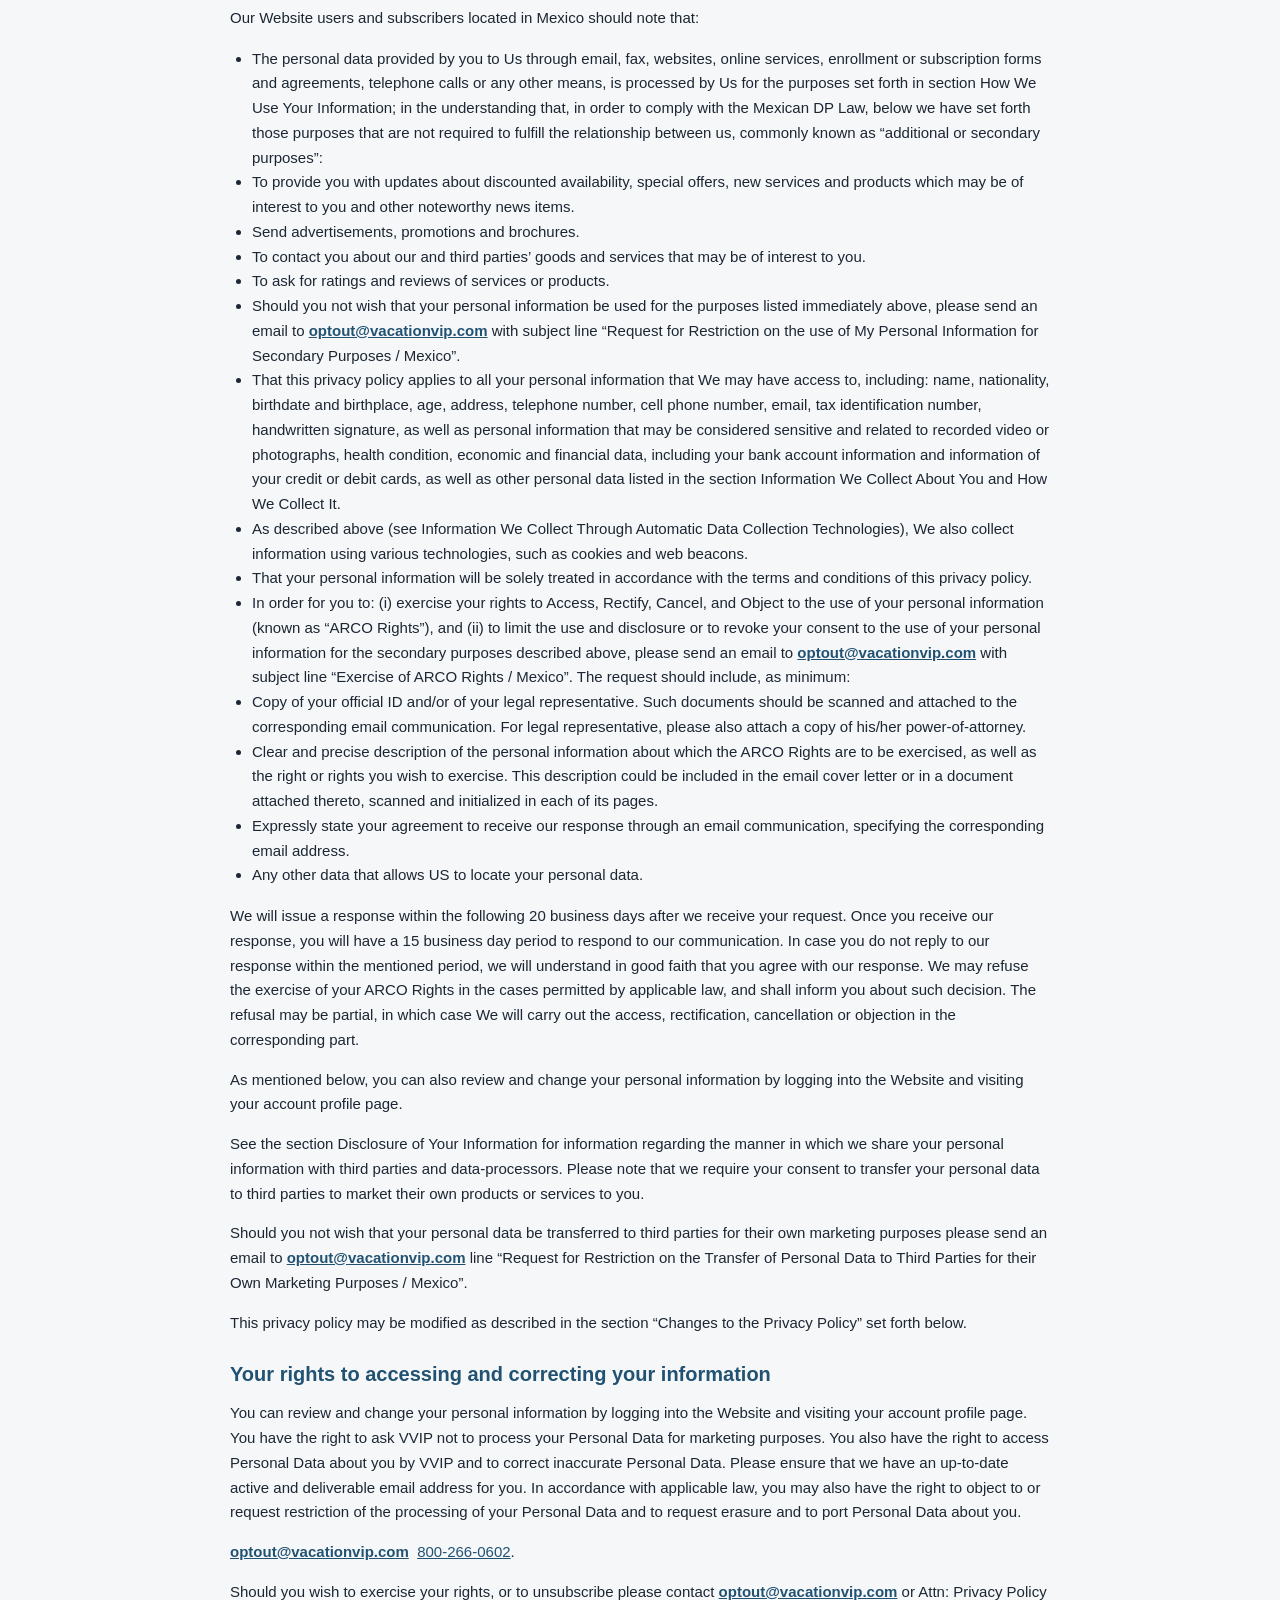
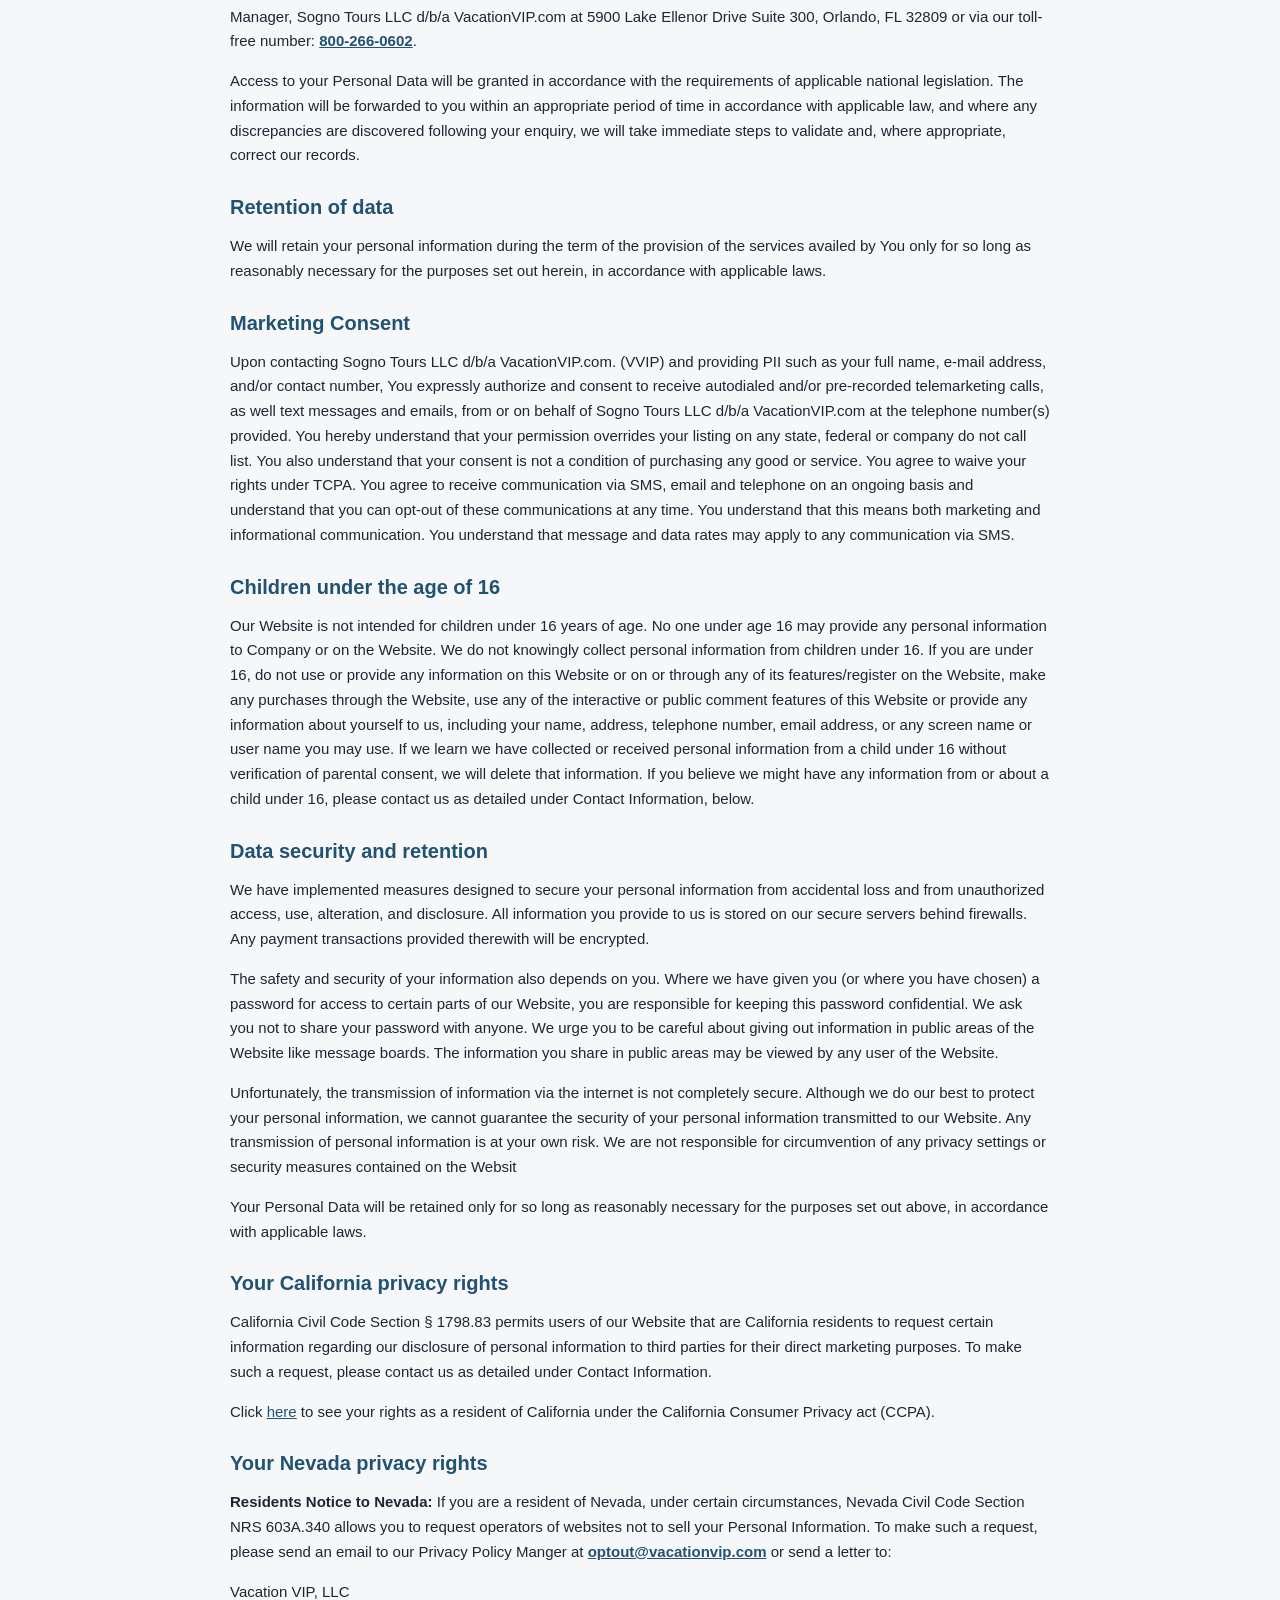
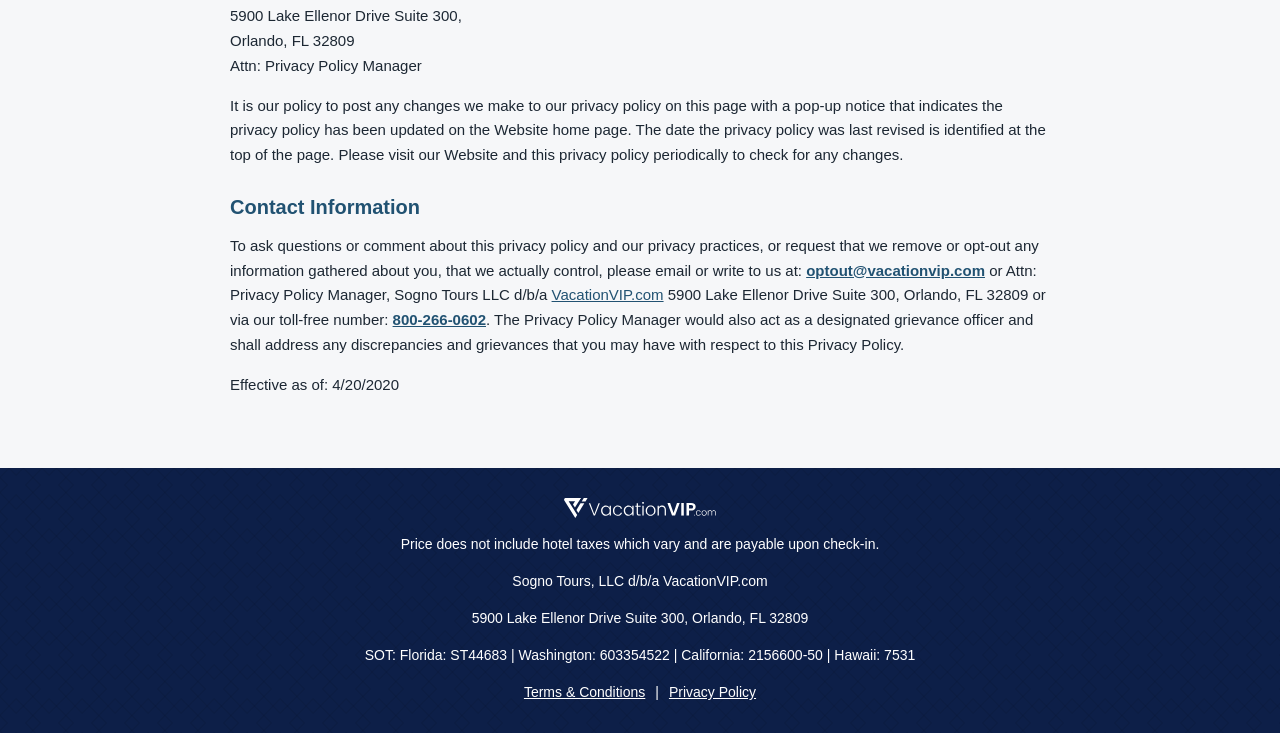
<file: privacy-policy.html>
<!DOCTYPE html>
<html lang="en">
<head>
  <meta charset="utf-8">
  <meta name="viewport" content="width=device-width, initial-scale=1">
  <meta name="theme-color" content="#fe5925" media="(prefers-color-scheme: light)">
  <meta name="theme-color" content="#fe5925" media="(prefers-color-scheme: dark)">
  <meta name="robots" content="noindex, nofollow">
  <title>Privacy Policy | VacationVIP</title>
  <link rel="icon" href="images/icons/favicon.ico" sizes="48x48">
  <link rel="icon" type="image/png" sizes="32x32" href="images/icons/favicon-32x32.png">
  <link rel="apple-touch-icon" sizes="180x180" href="images/icons/apple-touch-icon.png">
  <link rel="stylesheet" href="payment-flow-w-upgrades/assets/css/brand.css">
  <!--
    Copy is the CLIENT-APPROVED text from the original Orlando funnel
    (sogno-orlando-99-up.vacationvip.com), migrated verbatim. Markup #12/#13.
    Do not paraphrase; it belongs to Sogno Tours, LLC d/b/a VacationVIP.com.
  -->
  <style>
    .legal-main { max-width: 860px; margin: 0 auto; padding: 32px 20px 56px; }
    .legal-main h1 { font-size: 32px; font-weight: 800; color: var(--ink); margin: 0 0 6px; }
    .legal-updated { color: var(--muted); font-size: 14px; margin: 0 0 28px; }
    .legal-main h2 { font-size: 20px; font-weight: 800; color: var(--navy); margin: 28px 0 10px; }
    .legal-main p, .legal-main li { font-size: 15px; line-height: 1.65; color: var(--text); }
    .legal-main ul { padding-left: 22px; }
    .legal-main a { color: var(--navy); }
    /* Long URLs and email addresses must wrap instead of pushing the page wide on mobile. */
    .legal-main p, .legal-main li, .legal-main a { overflow-wrap: anywhere; }
    body.is-embed .pf-navbar, body.is-embed .pf-footer { display: none; }
    body.is-embed .legal-main { padding: 8px 4px 24px; }
  </style>
</head>
<body>

  <header class="pf-navbar">
    <img class="pf-navbar__logo" src="payment-flow-w-upgrades/assets/images/vacationvip-logo.svg" alt="VacationVIP">
  </header>

  <main class="legal-main">
          <h1>Privacy Policy</h1>
          <h2>Introduction</h2>
          <p>Sogno Tours LLC d/b/a VacationVIP.com, its affiliates and subsidiaries (<strong>&quot;Company,&quot; &quot;We,&quot; “Us,” and “Our”</strong>) respects your privacy and are committed to protecting it through our compliance with this policy. This policy describes the types of information we may collect from you or that you may provide when you visit the website (our <strong>&quot;Website&quot;</strong>) or social media sites we control and our practices for collecting, using, maintaining, protecting, and disclosing that information.</p>
          <h2>This policy applies to information we collect:</h2>
          <ul role="list">
            <li>On or through this Website.</li>
            <li>Over the phone, email, text, and other electronic messages between you and Us.</li>
            <li>Through mobile and desktop applications you download from this Website, which provide dedicated non-browser-based interaction between you and this Website.</li>
            <li>When you interact with our advertising and applications on third-party websites and services, if those applications or advertising include links to this Website.</li>
          </ul>
          <h2>Information we collect about you and how we collect it</h2>
          <p>Please read this policy carefully to understand our policies and practices regarding your information and how we will treat it. If you do not agree with our policies and practices, your choice is to not use our Website. By accessing or using this Website, you agree to this privacy policy. This policy may change from time to time (see Changes to Our Privacy Policy). Your continued use of this Website after we make changes is deemed to be acceptance of those changes, so please check the policy periodically for updates.<br></p>
          <p><strong>We collect several types of information from and about users of our Website, including the following categories of information:</strong><br></p>
          <ul role="list">
            <li><strong>Purchasing Information.</strong> This is information that we may collect about your transactions in our stores, on our websites or via our mobile applications including what products you purchase, how frequently you purchase them, any rewards or promotions associated with a purchase.</li>
            <li><strong>Personal Information.</strong> This is information by which you may be personally identified, through your account with us or otherwise, such as name, postal address, e-mail address, telephone number, address, or any other identifier by which you may be contacted online or offline (“Personal Data”). The collection of such personal information is necessary for Us to provide you with our services.</li>
            <li><strong>Device and Usage Information.</strong> This is information about your internet connection (ISP), IP address, device and mobile ad identifiers, the website that referred you to our website, the subject of the ads you click or scroll over, Cookies, Analytics, the equipment you use to access our Website and usage details. To collect this information, we use automatic data collection cookies, web beacons and similar technologies.</li>
            <li><strong>Location information.</strong> This is information about the location of your device, including GPS location, for purposes of enhancing or facilitating our services, such as enabling the functionality of our websites or mobile applications that provide you with information about offers near you, enabling you to remotely order and pay for our products and services, or have certain products delivered by a third-party vendor. If you want to opt out of the collection of this location information, please see the section below titled Choices on How We Use and Disclose Your Information or by contacting us as detailed under Contact Information.</li>
            <li><strong>Public information. </strong>Some information we gather is publicly available. We may also gather information about you from third-parties and other companies.</li>
          </ul>
          <h2>We collect this information:</h2>
          <ul role="list">
            <li>Directly from you when you provide it to us.</li>
            <li>Some information such as your internet connection and equipment you use to access our Website and usage details is automatically collected as you navigate through the site. Information collected automatically may include usage details, IP addresses, location and information collected through cookies and other tracking technologies.</li>
            <li>We use third party analytics providers and products, such as Google Analytics, to obtain, compile and analyze information about how users are using and interacting with the Website. In order to collect this information, such providers may set cookies on your browser or mobile device or read cookies that are already there. Google Analytics may also receive information about you from apps you have downloaded, that partner with Google. We do not combine the information collected through the use of Google Analytics with personally identifiable information. You can control the information provided to Google and opt out of certain ads provided by Google by using one of the of the methods set forth in <a href="https://www.google.com/policies/privacy/partners/" target="_blank"><strong>https://www.google.com/policies/privacy/partners</strong></a>.</li>
            <li>From third parties, for example, our business partners, affiliates and agents.</li>
          </ul>
          <h2>Information You Provide to Us.</h2>
          <p>The information we collect on or through our Website may include:<br></p>
          <ul role="list">
            <li>Certain general data and Personal Data (“Personal Data”) that identifies our customers, that you provide or give us in another way. This may include your first and last name, postal address, telephone number, email address, date of birth, citizenship, and passport details, and if you make a purchase, your credit/debit card details in order to make a payment and confirm the purchase.</li>
            <li>Information that you provide by filling in forms on our Website. This includes information provided at the time of registering to use our Website, subscribing to our service, posting material, or requesting further services. We may also ask you for information when you enter a contest or promotion sponsored by us, and when you report a problem with our Website.</li>
            <li>Records and copies of your correspondence including email addresses, if you contact us.</li>
            <li>Your responses to surveys that we might ask you to complete for research purposes.</li>
            <li>Details of transactions you carry out through our Website and of the fulfillment of your travel and purchases. You may be required to provide financial information including credit or debit card information before placing an order through our Website.</li>
            <li>Your search queries or preferences through use of the Website, including the election to share location information with us and our website applications.</li>
          </ul>
          <p>You also may provide information, or comments, or photographs to be published or displayed (hereinafter, <strong>&quot;posted&quot;</strong>) on public areas of the Website or transmitted to other users of the Website or third parties (collectively, <strong>&quot;User Contributions&quot;</strong>). Your User Contributions are posted on and transmitted to others at your own risk. Although we limit access to certain pages/you may set certain privacy settings for such information by logging into your account profile, please be aware that no security measures are perfect or impenetrable. Additionally, we cannot control the actions of other users of the Website with whom you may choose to share your User Contributions. Therefore, we cannot and do not guarantee that your User Contributions will not be viewed by unauthorized persons.</p>
          <p><strong>Information We Collect Through Automatic Data Collection Technologies.</strong> As you navigate through and interact with our Website, we may use automatic data collection technologies to collect certain information about your equipment, browsing actions, and patterns, including:</p>
          <ul role="list">
            <li>Details of your visits to our Website, including traffic data, logs, and other communication data and the resources that you access and use on the Website.</li>
            <li>Information about your computer and internet connection, including your IP address, operating system, and browser type.</li>
          </ul>
          <p>The information we collect automatically is statistical data and does not include personal information, but we may maintain it or associate it with personal information we collect in other ways or receive from third parties. It helps us to improve our Website and to deliver a better and more personalized service, including by enabling us to:</p>
          <ul role="list">
            <li>Estimate our audience size and usage patterns.</li>
            <li>Store information about your preferences, allowing us to customize our Website according to your individual interests.</li>
            <li>Speed up your searches.</li>
            <li>Recognize you when you return to our Website.</li>
          </ul>
          <p>The technologies we use for this automatic data collection may include:</p>
          <ul role="list">
            <li><strong>Cookies (or browser cookies).</strong> A cookie is a small file placed on the hard drive of your computer. You may refuse to accept browser cookies by activating the appropriate setting on your browser. However, if you select this setting you may be unable to access certain parts of our Website. Unless you have adjusted your browser setting so that it will refuse cookies, our system will issue cookies when you direct your browser to our Website.</li>
            <li><strong>Flash Cookies</strong>. Certain features of our Website may use local stored objects (or Flash cookies) to collect and store information about your preferences and navigation to, from, and on our Website. Flash cookies are not managed by the same browser settings as are used for browser cookies. Information on how to disable or remove flash cookies can be found below under the section titled Choices on How We Use and Disclose Your Information.</li>
            <li><strong>Web Beacons.</strong> Pages of the Website and our e-mails may contain small electronic files known as web beacons (also referred to as clear gifs, pixel tags, and single-pixel gifs) that permit the Company, for example, to count users who have visited those pages or opened an email and for other related website statistics (for example, recording the popularity of certain website content and verifying system and server integrity).</li>
            <li><strong>Java Scripts. </strong>Java scripts are code snippets embedded in various parts of websites and applications that facilitate a variety of operations including accelerating the refresh speed of certain functionality or monitoring usage of various online components.</li>
            <li><strong>Entity Tags. </strong>Entity Tags are HTTP code mechanisms that allow portions of websites to be stored or “cached&quot; within your browser and validates these caches when the website is opened, accelerating website performance since the web server does not need to send a full response if the content has not changed.</li>
            <li><strong>HTML5 Local Storage. </strong>HTML5 local storage allows data from websites to be stored or “cached&quot; within your browser to store and retrieve data in HTML5 pages when the website is revisited.</li>
          </ul>
          <p>We do not collect personal information automatically through the above technologies, but we may tie this information gathered to personal information about you that we collect from other sources or you provide to us.</p>
          <h2>Third party cookies and other tracking technologies</h2>
          <p>Some content or applications, including advertisements, on the Website are served by third-parties, including advertisers, ad networks and servers, content providers, and application providers. These third parties may use cookies alone or in conjunction with web beacons or other tracking technologies to collect information about you when you use our website. The information they collect may be associated with your personal information or they may collect information, including personal information, about your online activities over time and across different websites and other online services. They may use this information to provide you with interest-based (behavioral) advertising or other targeted content.<br></p>
          <p>We do not control these third parties&#x27; tracking technologies or how they may be used. If you have any questions about an advertisement or other targeted content, you should contact the responsible provider directly.<br></p>
          <h2>How we use your information and legal base for processing</h2>
          <p>We only process your information where it is necessary for:<br></p>
          <ul role="list">
            <li>Our legitimate interests to establish and manage our relationship with you, for administrative purposes, and other legitimate business interests such as credit assessment, marketing, presenting and improving our website;</li>
            <li><strong>Flash Cookies</strong>. Certain features of our Website may use local stored objects (or Flash cookies) to collect and store information about your preferences and navigation to, from, and on our Website. Flash cookies are not managed by the same browser settings as are used for browser cookies. Information on how to disable or remove flash cookies can be found below under the section titled Choices on How We Use and Disclose Your Information.</li>
            <li>Fulfilling our contractual obligations towards you (e.g., sending confirmations, invoices, and travel documentation to you), our affiliated or related entities, associates, partners, and the customers of such affiliated or related entities, associates and partners; and</li>
            <li>Compliance with applicable laws and regulations and our legal obligations, such as accounting and tax requirements.</li>
          </ul>
          <p>There may be occasions where we request your consent to process your personal data. Where applicable, you may withdraw consent subsequently at any time by contacting us as detailed under <strong>Contact Information</strong>, below, without affecting the lawfulness of processing based on consent before its withdrawal. For example, we may use your information to contact you about our own and third-parties&#x27; goods and services that may be of interest to you. We may use the information we have collected from you to enable us to display advertisements to our advertisers&#x27; target audiences. Even though we do not disclose your personal information for these purposes without your consent, if you click on or otherwise interact with an advertisement, the advertiser may assume that you meet its target criteria. Information on how to opt-out of interest-based advertising can be found under the section titled Choices on How We Use and Disclose Your Information or by contacting us as detailed under Contact Information.<br></p>
          <h2>Disclosure of your information</h2>
          <p>We may disclose aggregated information about our users, and information that does not identify any individual, without restriction. We may disclose personal information that we collect or you provide as described above (How We Use Your Information and Legal bases for Processing) to the following:<br></p>
          <ul role="list">
            <li>To our subsidiaries and affiliates.</li>
            <li>To contractors, service providers, and other third parties we use to support our business and who are bound by contractual obligations to keep personal information confidential and use it only for the purposes for which we disclose it to them.</li>
            <li>To a buyer or other successor in the event of a merger, divestiture, restructuring, reorganization, dissolution, or other sale or transfer of some or all of VVIP&#x27;s stock or assets, whether as a going concern or as part of bankruptcy, liquidation, or similar proceeding, in which personal information held by VVIP about our Website users is among the assets transferred.</li>
            <li>To third parties, including but not limited to suppliers, third-party vendors, business partners, and corporate affiliates for the same legitimate purposes as detailed above.</li>
            <li>To fulfill the purpose for which you provide it. For example, if you give us an email address to use the &quot;email a friend&quot; feature of our Website, we will transmit the contents of that email and your email address to the recipients.</li>
            <li>For any other purpose disclosed by us when you provide the information, with your consent, as applicable.</li>
            <li>To comply with any court order, law, or legal process, including to respond to any government or regulatory request. When the disclosure of such personal information is required to be made to a governmental or regulatory agency, we will ensure that such personal information will only be shared with the relevant governmental or regulatory agency and not released to the general public. However, you will hold Us harmless if the personal information is disclosed by the governmental or regulatory agency to any third party or the public.</li>
            <li>To enforce or apply our terms of use of or terms and conditions posted on the Website and other agreements, including for billing and collection purposes.</li>
            <li>If we believe disclosure is necessary or appropriate to protect the rights, property, or safety of VVIP, our customers, or others. This includes exchanging information with other companies and organizations for the purposes of fraud protection and credit risk reduction.</li>
          </ul>
          <h2>Choices about how we use and disclose your information</h2>
          <p>We strive to provide you with choices regarding the personal information you provide to us. Below are some of the mechanisms available to change control over your information automatically provided when visiting the Website:<br></p>
          <ul role="list">
            <li><strong>Tracking Technologies and Advertising.</strong> You can set your browser to refuse all or some browser cookies, or to alert you when cookies are being sent. To learn how you can manage your Flash cookie settings, visit the Flash player settings page on Adobe&#x27;s <a href="https://www.macromedia.com/support/documentation/en/flashplayer/help/settings_manager07.html">website</a>. If you disable or refuse cookies, please note that some parts of this site may then be inaccessible or not function properly.</li>
            <li><strong>Google Analytics.</strong> You can control the information provided to Google and opt out of certain ads provided by Google by using one the of the methods set forth in <a href="https://www.google.com/policies/privacy/partners/"><strong>https://www.google.com/policies/privacy/partners</strong>.</a>or use the Google Analytics opt out browser add-on at <a href="https://tools.google.com/dlpage/gaoptout?hl=en"><strong>https://www.google.com/policies/privacy/partners</strong></a>
            </li>
            <li><strong>Cookies; Web Beacons; Entity Tags; and HTML5 Local Storage; and other similar technologies.</strong> Persistent cookies can be removed by following your web browser’s directions. A session cookie is temporary and disappears after you close your browser. You can reset your web browser to refuse all cookies or to indicate when a cookie is being sent. However, some features of the Site may not function properly if the ability to accept cookies is disabled. Turning off the browser&#x27;s cookies will prevent web beacons from tracking your specific activity. The web beacon may still record an anonymous visit from your IP address, but unique information will not be recorded. If you do not want to receive tracking pixels, you will need to disable HTML images in your email client, and that may affect your ability to view images in other emails that you receive. Each browser is different, but many common browsers (Internet Explorer, Chrome, Firefox, and Safari) have preferences or options that may be adjusted to allow you to either accept or reject cookies and certain other technologies before they are set or installed or allow you to remove or reject the use or installation of certain technologies altogether. To find out how to see what cookies have been set and how to reject and delete the cookies, please visit: <a href="https://www.aboutcookies.org"><strong>https://www.aboutcookies.org</strong></a>
            </li>
            <li><strong>Opting out of sharing location information.</strong> You may be able to adjust the settings of your device so that information about your physical location is not sent to us or third parties by (a) disabling location services within the device settings; or (b) denying certain websites or mobile applications permission to access location information by changing the relevant preferences and permissions in your mobile device or browser settings. Please note that your location may be derived from your WiFi, Bluetooth, and other device settings. See your device settings for more information.</li>
          </ul>
          <p>We do not control third parties&#x27; collection or use of your information to serve interest-based advertising. However, these third parties may provide you with ways to choose not to have your information collected or used in this way. You can opt out of receiving targeted ads from members of the Digital Advertising Alliance or the Network Advertising Initiative (&quot;NAI&quot;) on the NAI&#x27;s website or by visiting <a href="#"><strong>www.AboutAds.info</strong></a><br></p>
          <h2>Information sent abroad</h2>
          <p>VVIP is a global organization and provides global services. In certain circumstances, sharing data cross-border is essential to the services you receive from Us.<br></p>
          <p><strong>I. Special Requirements under EU Data Protection Laws (GDPR):</strong><br></p>
          <p>In order to complete your booking, complete analysis, or for other legitimate purposes we transfer, process and store information about you outside of the EEA on servers located in the United States by Sogno Tours LLC d/b/a VacationVIP.com and its affiliates located at 5900 Lake Ellenor Drive Suite 300, Orlando, FL 32809. Therefore, your information may be transferred to, stored, or processed in the United States. We will ensure that in terms of Data Security Standards of our systems in the US will have the same level of data protection that is adhered to by Us. If we transfer your Personal Data to agencies or third parties outside the EEA, we require similar, binding EU Standard Contractual Clauses, and we monitor compliance with such. Our affiliated or related entities, associates and partners have also agreed to adopt equivalent measures. Copies of these measures can be obtained by contacting Us as detailed under Contact Information below. You may lodge a complaint with the UK Information Commissioner’s Office if you consider that our processing of your Personal Data infringes applicable law.<br></p>
          <p><strong>II. Special Requirements under Mexican Data Protection Laws</strong><br></p>
          <p>In accordance with the requirements of the Mexican Federal Law on the Protection of Personal Data Held by Private Parties ( Ley Federal de Protección de Datos Personales en Posesión de los Particulares ) (the “Mexican DP Law”), We inform our users and subscribers located in Mexico of Our compliance with this Law. Under Mexican DP Law, we do not need to obtain your consent for the processing of your personal data for the purposes that give rise and are necessary for the fulfillment of our relationship (e.g. personal information required in order for you to subscribe to our vacation programs). In case you do not agree with the processing of your personal information for such purposes and as described in this policy, please abstain from acquiring or using our services.<br></p>
          <p>Our Website users and subscribers located in Mexico should note that:<br></p>
          <ul role="list">
            <li>The personal data provided by you to Us through email, fax, websites, online services, enrollment or subscription forms and agreements, telephone calls or any other means, is processed by Us for the purposes set forth in section How We Use Your Information; in the understanding that, in order to comply with the Mexican DP Law, below we have set forth those purposes that are not required to fulfill the relationship between us, commonly known as “additional or secondary purposes”:</li>
            <li>To provide you with updates about discounted availability, special offers, new services and products which may be of interest to you and other noteworthy news items.</li>
            <li>Send advertisements, promotions and brochures.</li>
            <li>To contact you about our and third parties’ goods and services that may be of interest to you.</li>
            <li>To ask for ratings and reviews of services or products.</li>
            <li>Should you not wish that your personal information be used for the purposes listed immediately above, please send an email to <a href="mailto:optout@vacationvip.com"><strong>optout@vacationvip.com</strong></a><strong> </strong>with subject line “Request for Restriction on the use of My Personal Information for Secondary Purposes / Mexico”.</li>
            <li>That this privacy policy applies to all your personal information that We may have access to, including: name, nationality, birthdate and birthplace, age, address, telephone number, cell phone number, email, tax identification number, handwritten signature, as well as personal information that may be considered sensitive and related to recorded video or photographs, health condition, economic and financial data, including your bank account information and information of your credit or debit cards, as well as other personal data listed in the section Information We Collect About You and How We Collect It.</li>
            <li>As described above (see Information We Collect Through Automatic Data Collection Technologies), We also collect information using various technologies, such as cookies and web beacons.</li>
            <li>That your personal information will be solely treated in accordance with the terms and conditions of this privacy policy.</li>
            <li>In order for you to: (i) exercise your rights to Access, Rectify, Cancel, and Object to the use of your personal information (known as “ARCO Rights”), and (ii) to limit the use and disclosure or to revoke your consent to the use of your personal information for the secondary purposes described above, please send an email to <a href="mailto:optout@vacationvip.com"><strong>optout@vacationvip.com</strong></a><strong> </strong>with subject line “Exercise of ARCO Rights / Mexico”. The request should include, as minimum:</li>
            <li>Copy of your official ID and/or of your legal representative. Such documents should be scanned and attached to the corresponding email communication. For legal representative, please also attach a copy of his/her power-of-attorney.</li>
            <li>Clear and precise description of the personal information about which the ARCO Rights are to be exercised, as well as the right or rights you wish to exercise. This description could be included in the email cover letter or in a document attached thereto, scanned and initialized in each of its pages.</li>
            <li>Expressly state your agreement to receive our response through an email communication, specifying the corresponding email address.</li>
            <li>Any other data that allows US to locate your personal data.</li>
          </ul>
          <p>We will issue a response within the following 20 business days after we receive your request. Once you receive our response, you will have a 15 business day period to respond to our communication. In case you do not reply to our response within the mentioned period, we will understand in good faith that you agree with our response. We may refuse the exercise of your ARCO Rights in the cases permitted by applicable law, and shall inform you about such decision. The refusal may be partial, in which case We will carry out the access, rectification, cancellation or objection in the corresponding part.<br></p>
          <p>As mentioned below, you can also review and change your personal information by logging into the Website and visiting your account profile page.<br></p>
          <p>See the section Disclosure of Your Information for information regarding the manner in which we share your personal information with third parties and data-processors. Please note that we require your consent to transfer your personal data to third parties to market their own products or services to you.<br></p>
          <p>Should you not wish that your personal data be transferred to third parties for their own marketing purposes please send an email to <a href="mailto:optout@vacationvip.com"><strong>optout@vacationvip.com</strong></a> line “Request for Restriction on the Transfer of Personal Data to Third Parties for their Own Marketing Purposes / Mexico”.<br></p>
          <p>This privacy policy may be modified as described in the section “Changes to the Privacy Policy” set forth below.</p>
          <h2>Your rights to accessing and correcting your information</h2>
          <p>You can review and change your personal information by logging into the Website and visiting your account profile page. You have the right to ask VVIP not to process your Personal Data for marketing purposes. You also have the right to access Personal Data about you by VVIP and to correct inaccurate Personal Data. Please ensure that we have an up-to-date active and deliverable email address for you. In accordance with applicable law, you may also have the right to object to or request restriction of the processing of your Personal Data and to request erasure and to port Personal Data about you.</p>
          <p>
            <a href="mailto:optout@vacationvip.com"><strong>optout@vacationvip.com</strong></a>  <a href="tel:800-266-0602">800-266-0602</a>.
          </p>
          <p>Should you wish to exercise your rights, or to unsubscribe please contact <a href="mailto:optout@vacationvip.com"><strong>optout@vacationvip.com</strong></a><strong> </strong>or Attn: Privacy Policy Manager, Sogno Tours LLC d/b/a VacationVIP.com at 5900 Lake Ellenor Drive Suite 300, Orlando, FL 32809 or via our toll-free number: <a href="tel:800-266-0602"><strong>800-266-0602</strong></a>. </p>
          <p>Access to your Personal Data will be granted in accordance with the requirements of applicable national legislation. The information will be forwarded to you within an appropriate period of time in accordance with applicable law, and where any discrepancies are discovered following your enquiry, we will take immediate steps to validate and, where appropriate, correct our records.</p>
          <h2>Retention of data</h2>
          <p>We will retain your personal information during the term of the provision of the services availed by You only for so long as reasonably necessary for the purposes set out herein, in accordance with applicable laws.</p>
          <h2>Marketing Consent</h2>
          <p>Upon contacting Sogno Tours LLC d/b/a VacationVIP.com. (VVIP) and providing PII such as your full name, e-mail address, and/or contact number, You expressly authorize and consent to receive autodialed and/or pre-recorded telemarketing calls, as well text messages and emails, from or on behalf of Sogno Tours LLC d/b/a VacationVIP.com at the telephone number(s) provided. You hereby understand that your permission overrides your listing on any state, federal or company do not call list. You also understand that your consent is not a condition of purchasing any good or service. You agree to waive your rights under TCPA. You agree to receive communication via SMS, email and telephone on an ongoing basis and understand that you can opt-out of these communications at any time. You understand that this means both marketing and informational communication. You understand that message and data rates may apply to any communication via SMS.</p>
          <h2>Children under the age of 16</h2>
          <p>Our Website is not intended for children under 16 years of age. No one under age 16 may provide any personal information to Company or on the Website. We do not knowingly collect personal information from children under 16. If you are under 16, do not use or provide any information on this Website or on or through any of its features/register on the Website, make any purchases through the Website, use any of the interactive or public comment features of this Website or provide any information about yourself to us, including your name, address, telephone number, email address, or any screen name or user name you may use. If we learn we have collected or received personal information from a child under 16 without verification of parental consent, we will delete that information. If you believe we might have any information from or about a child under 16, please contact us as detailed under Contact Information, below.</p>
          <h2>Data security and retention</h2>
          <p>We have implemented measures designed to secure your personal information from accidental loss and from unauthorized access, use, alteration, and disclosure. All information you provide to us is stored on our secure servers behind firewalls. Any payment transactions provided therewith will be encrypted.</p>
          <p>The safety and security of your information also depends on you. Where we have given you (or where you have chosen) a password for access to certain parts of our Website, you are responsible for keeping this password confidential. We ask you not to share your password with anyone. We urge you to be careful about giving out information in public areas of the Website like message boards. The information you share in public areas may be viewed by any user of the Website.</p>
          <p>Unfortunately, the transmission of information via the internet is not completely secure. Although we do our best to protect your personal information, we cannot guarantee the security of your personal information transmitted to our Website. Any transmission of personal information is at your own risk. We are not responsible for circumvention of any privacy settings or security measures contained on the Websit</p>
          <p>Your Personal Data will be retained only for so long as reasonably necessary for the purposes set out above, in accordance with applicable laws.</p>
          <h2>Your California privacy rights</h2>
          <p>California Civil Code Section § 1798.83 permits users of our Website that are California residents to request certain information regarding our disclosure of personal information to third parties for their direct marketing purposes. To make such a request, please contact us as detailed under Contact Information.</p>
          <p>Click <a href="https://www.vacationvip.com/privacy-policy-ca">here</a> to see your rights as a resident of California under the California Consumer Privacy act (CCPA).</p>
          <h2>Your Nevada privacy rights</h2>
          
          <p><strong>Residents Notice to Nevada: </strong> If you are a resident of Nevada, under certain circumstances, Nevada Civil Code Section NRS 603A.340 allows you to request operators of websites not to sell your Personal Information. To make such a request, please send an email to our Privacy Policy Manger at <a href="mailto:optout@vacationvip.com"><strong>optout@vacationvip.com</strong></a> or send a letter to:</p>
          <p>Vacation VIP, LLC<br>5900 Lake Ellenor Drive Suite 300,<br>Orlando, FL 32809<br>Attn: Privacy Policy Manager</p>
          <p>It is our policy to post any changes we make to our privacy policy on this page with a pop-up notice that indicates the privacy policy has been updated on the Website home page. The date the privacy policy was last revised is identified at the top of the page. Please visit our Website and this privacy policy periodically to check for any changes.</p>
          <h2>Contact Information</h2>
          <p>To ask questions or comment about this privacy policy and our privacy practices, or request that we remove or opt-out any information gathered about you, that we actually control, please email or write to us at: <a href="mailto:optout@vacationvip.com"><strong>optout@vacationvip.com</strong></a> or Attn: Privacy Policy Manager, Sogno Tours LLC d/b/a <a href="https://VacationVIP.com">VacationVIP.com</a> 5900 Lake Ellenor Drive Suite 300, Orlando, FL 32809 or via our toll-free number: <a href="tel:800-266-0602"><strong>800-266-0602</strong></a>. The Privacy Policy Manager would also act as a designated grievance officer and shall address any discrepancies and grievances that you may have with respect to this Privacy Policy.</p>
          <p>Effective as of: 4/20/2020</p>
  </main>

  <footer class="pf-footer">
    <img class="pf-footer__logo" src="payment-flow-w-upgrades/assets/images/vacationvip-logo-f.svg" alt="VacationVIP.com" width="154" height="20">
    <p class="pf-footer__legal">Price does not include hotel taxes which vary and are payable upon check-in.</p>
    <p class="pf-footer__legal">Sogno Tours, LLC d/b/a VacationVIP.com</p>
    <p class="pf-footer__legal">5900 Lake Ellenor Drive Suite 300, Orlando, FL 32809</p>
    <p class="pf-footer__legal">SOT: Florida: ST44683 | Washington: 603354522 | California: 2156600-50 | Hawaii: 7531</p>
    <div class="pf-footer__links">
      <a href="terms-and-conditions.html">Terms &amp; Conditions</a>
      <span>|</span>
      <a href="privacy-policy.html">Privacy Policy</a>
    </div>
  </footer>

  <script>
    if (new URLSearchParams(location.search).get("embed")) document.body.classList.add("is-embed");
    document.querySelectorAll("[data-year]").forEach(function (el) { el.textContent = new Date().getFullYear(); });
  </script>
</body>
</html>
</file>
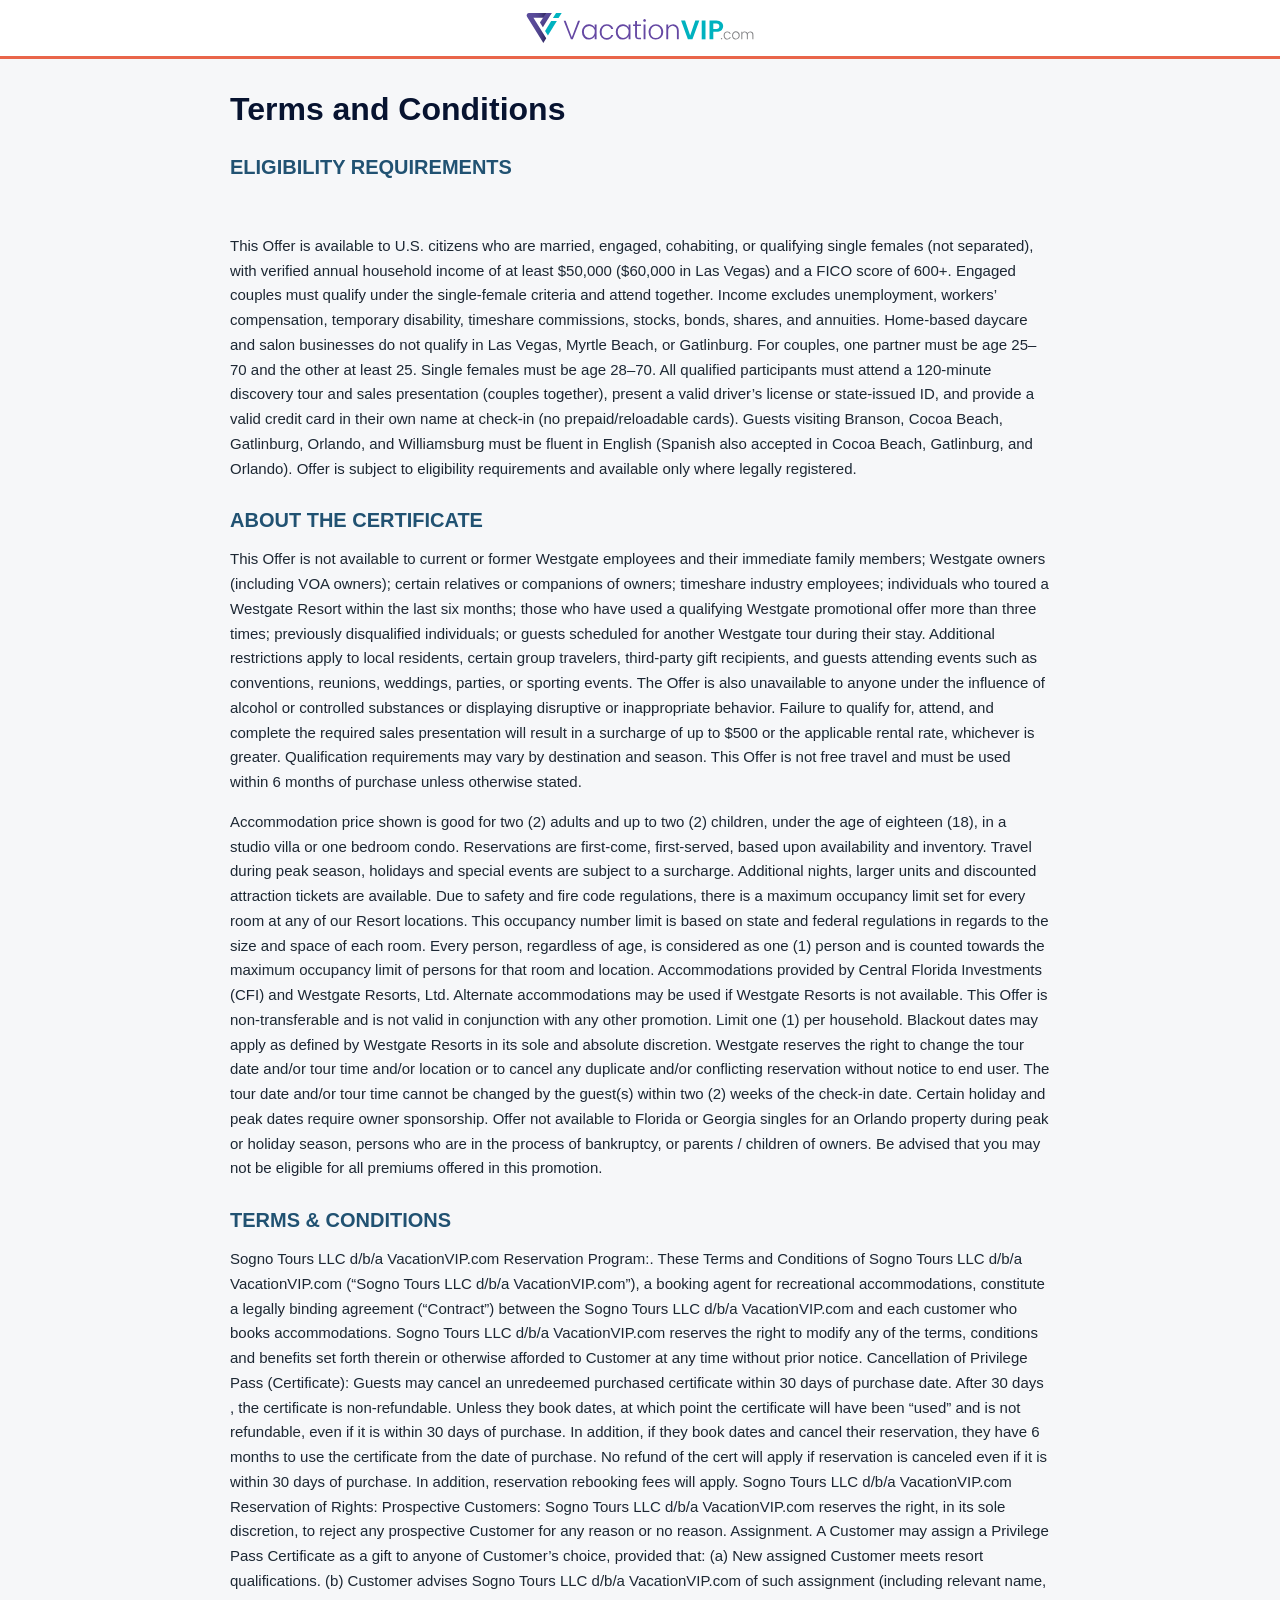
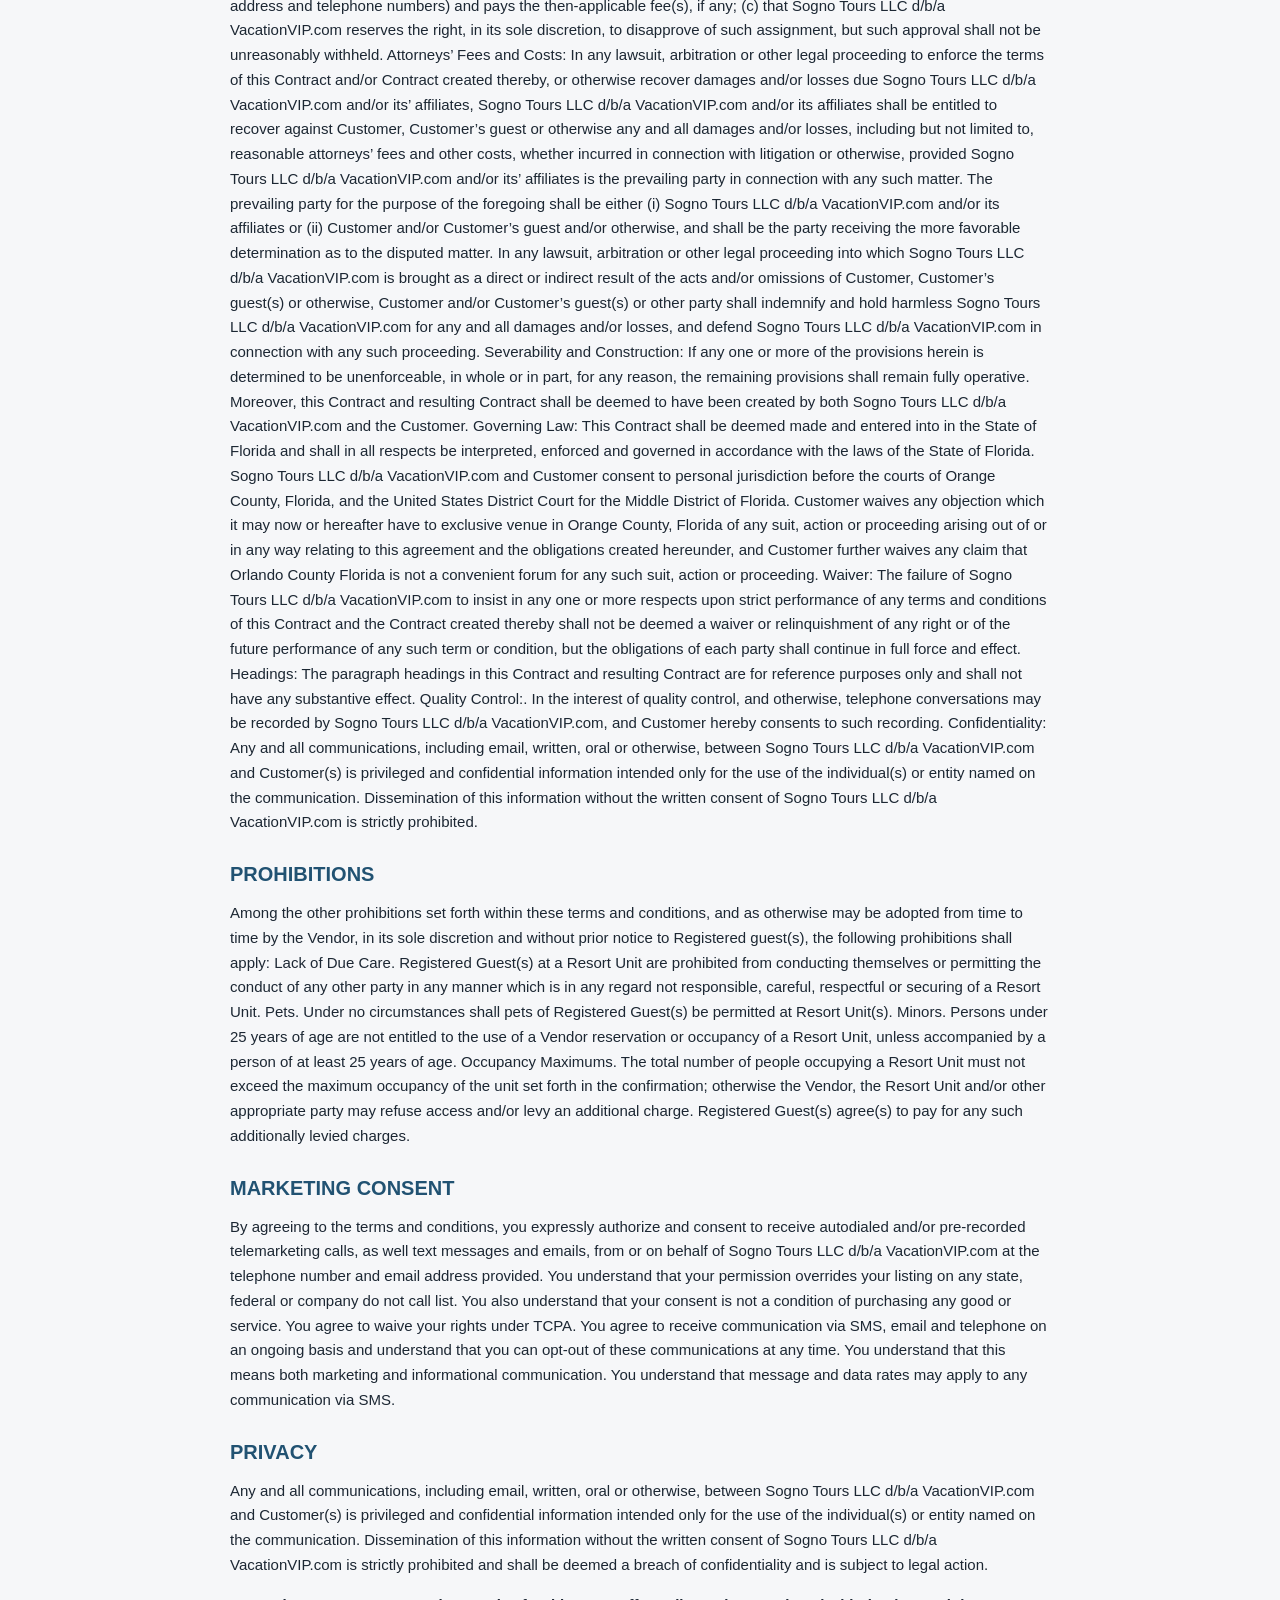
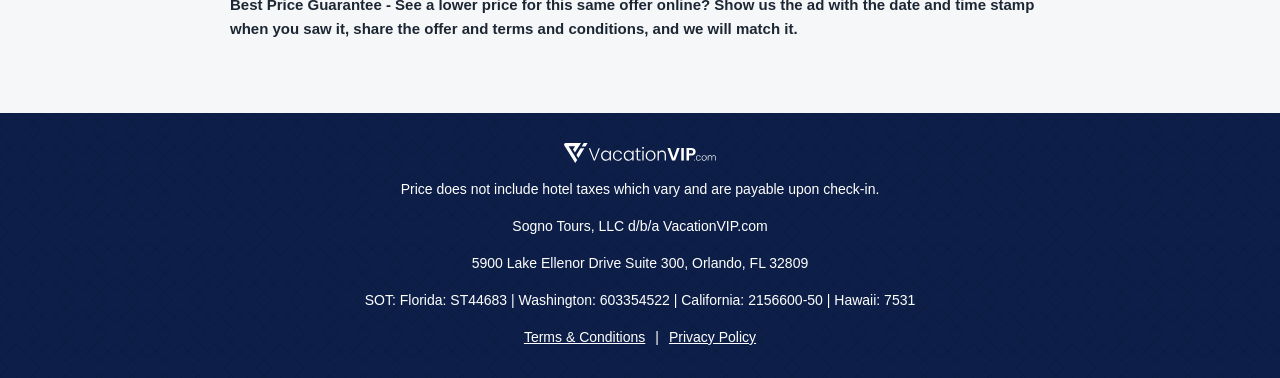
<file: terms-and-conditions.html>
<!DOCTYPE html>
<html lang="en">
<head>
  <meta charset="utf-8">
  <meta name="viewport" content="width=device-width, initial-scale=1">
  <meta name="theme-color" content="#fe5925" media="(prefers-color-scheme: light)">
  <meta name="theme-color" content="#fe5925" media="(prefers-color-scheme: dark)">
  <meta name="robots" content="noindex, nofollow">
  <title>Terms &amp; Conditions | VacationVIP</title>
  <link rel="icon" href="images/icons/favicon.ico" sizes="48x48">
  <link rel="icon" type="image/png" sizes="32x32" href="images/icons/favicon-32x32.png">
  <link rel="apple-touch-icon" sizes="180x180" href="images/icons/apple-touch-icon.png">
  <link rel="stylesheet" href="payment-flow-w-upgrades/assets/css/brand.css">
  <!--
    Copy is the CLIENT-APPROVED text from the original Orlando funnel
    (sogno-orlando-99-up.vacationvip.com), migrated verbatim. Markup #12/#13.
    Do not paraphrase; it belongs to Sogno Tours, LLC d/b/a VacationVIP.com.
  -->
  <style>
    .legal-main { max-width: 860px; margin: 0 auto; padding: 32px 20px 56px; }
    .legal-main h1 { font-size: 32px; font-weight: 800; color: var(--ink); margin: 0 0 6px; }
    .legal-updated { color: var(--muted); font-size: 14px; margin: 0 0 28px; }
    .legal-main h2 { font-size: 20px; font-weight: 800; color: var(--navy); margin: 28px 0 10px; }
    .legal-main p, .legal-main li { font-size: 15px; line-height: 1.65; color: var(--text); }
    .legal-main ul { padding-left: 22px; }
    .legal-main a { color: var(--navy); }
    /* Long URLs and email addresses must wrap instead of pushing the page wide on mobile. */
    .legal-main p, .legal-main li, .legal-main a { overflow-wrap: anywhere; }
    body.is-embed .pf-navbar, body.is-embed .pf-footer { display: none; }
    body.is-embed .legal-main { padding: 8px 4px 24px; }
  </style>
</head>
<body>

  <header class="pf-navbar">
    <img class="pf-navbar__logo" src="payment-flow-w-upgrades/assets/images/vacationvip-logo.svg" alt="VacationVIP">
  </header>

  <main class="legal-main">
          <h1>Terms and Conditions</h1>
          <h2><strong>ELIGIBILITY REQUIREMENTS</strong></h2>
          <p><br></p>
          <p>This Offer is available to U.S. citizens who are married, engaged, cohabiting, or qualifying single females (not separated), with verified annual household income of at least $50,000 ($60,000 in Las Vegas) and a FICO score of 600+. Engaged couples must qualify under the single-female criteria and attend together. Income excludes unemployment, workers’ compensation, temporary disability, timeshare commissions, stocks, bonds, shares, and annuities. Home-based daycare and salon businesses do not qualify in Las Vegas, Myrtle Beach, or Gatlinburg. For couples, one partner must be age 25–70 and the other at least 25. Single females must be age 28–70. All qualified participants must attend a 120-minute discovery tour and sales presentation (couples together), present a valid driver’s license or state-issued ID, and provide a valid credit card in their own name at check-in (no prepaid/reloadable cards). Guests visiting Branson, Cocoa Beach, Gatlinburg, Orlando, and Williamsburg must be fluent in English (Spanish also accepted in Cocoa Beach, Gatlinburg, and Orlando). Offer is subject to eligibility requirements and available only where legally registered.</p>
          <h2><strong>ABOUT THE CERTIFICATE</strong></h2>
          <p>This Offer is not available to current or former Westgate employees and their immediate family members; Westgate owners (including VOA owners); certain relatives or companions of owners; timeshare industry employees; individuals who toured a Westgate Resort within the last six months; those who have used a qualifying Westgate promotional offer more than three times; previously disqualified individuals; or guests scheduled for another Westgate tour during their stay. Additional restrictions apply to local residents, certain group travelers, third-party gift recipients, and guests attending events such as conventions, reunions, weddings, parties, or sporting events. The Offer is also unavailable to anyone under the influence of alcohol or controlled substances or displaying disruptive or inappropriate behavior. Failure to qualify for, attend, and complete the required sales presentation will result in a surcharge of up to $500 or the applicable rental rate, whichever is greater. Qualification requirements may vary by destination and season. This Offer is not free travel and must be used within 6 months of purchase unless otherwise stated.</p>
          <p>Accommodation price shown is good for two (2) adults and up to two (2) children, under the age of eighteen (18), in a studio villa or one bedroom condo. Reservations are first-come, first-served, based upon availability and inventory. Travel during peak season, holidays and special events are subject to a surcharge. Additional nights, larger units and discounted attraction tickets are available. Due to safety and fire code regulations, there is a maximum occupancy limit set for every room at any of our Resort locations. This occupancy number limit is based on state and federal regulations in regards to the size and space of each room. Every person, regardless of age, is considered as one (1) person and is counted towards the maximum occupancy limit of persons for that room and location. Accommodations provided by Central Florida Investments (CFI) and Westgate Resorts, Ltd. Alternate accommodations may be used if Westgate Resorts is not available. This Offer is non-transferable and is not valid in conjunction with any other promotion. Limit one (1) per household. Blackout dates may apply as defined by Westgate Resorts in its sole and absolute discretion. Westgate reserves the right to change the tour date and/or tour time and/or location or to cancel any duplicate and/or conflicting reservation without notice to end user. The tour date and/or tour time cannot be changed by the guest(s) within two (2) weeks of the check-in date. Certain holiday and peak dates require owner sponsorship. Offer not available to Florida or Georgia singles for an Orlando property during peak or holiday season, persons who are in the process of bankruptcy, or parents / children of owners. Be advised that you may not be eligible for all premiums offered in this promotion.</p>
          <h2><strong>TERMS &amp; CONDITIONS</strong></h2>
          <p>Sogno Tours LLC d/b/a VacationVIP.com Reservation Program:. These Terms and Conditions of Sogno Tours LLC d/b/a VacationVIP.com (“Sogno Tours LLC d/b/a VacationVIP.com”), a booking agent for recreational accommodations, constitute a legally binding agreement (“Contract”) between the Sogno Tours LLC d/b/a VacationVIP.com and each customer who books accommodations. Sogno Tours LLC d/b/a VacationVIP.com reserves the right to modify any of the terms, conditions and benefits set forth therein or otherwise afforded to Customer at any time without prior notice. Cancellation of Privilege Pass (Certificate): Guests may cancel an unredeemed purchased certificate within 30 days of purchase date. After 30 days , the certificate is non-refundable. Unless they book dates, at which point the certificate will have been “used” and is not refundable, even if it is within 30 days of purchase. In addition, if they book dates and cancel their reservation, they have 6 months to use the certificate from the date of purchase. No refund of the cert will apply if reservation is canceled even if it is within 30 days of purchase. In addition, reservation rebooking fees will apply. Sogno Tours LLC d/b/a VacationVIP.com Reservation of Rights: Prospective Customers: Sogno Tours LLC d/b/a VacationVIP.com reserves the right, in its sole discretion, to reject any prospective Customer for any reason or no reason. Assignment. A Customer may assign a Privilege Pass Certificate as a gift to anyone of Customer’s choice, provided that: (a) New assigned Customer meets resort qualifications. (b) Customer advises Sogno Tours LLC d/b/a VacationVIP.com of such assignment (including relevant name, address and telephone numbers) and pays the then-applicable fee(s), if any; (c) that Sogno Tours LLC d/b/a VacationVIP.com reserves the right, in its sole discretion, to disapprove of such assignment, but such approval shall not be unreasonably withheld. Attorneys’ Fees and Costs: In any lawsuit, arbitration or other legal proceeding to enforce the terms of this Contract and/or Contract created thereby, or otherwise recover damages and/or losses due Sogno Tours LLC d/b/a VacationVIP.com and/or its’ affiliates, Sogno Tours LLC d/b/a VacationVIP.com and/or its affiliates shall be entitled to recover against Customer, Customer’s guest or otherwise any and all damages and/or losses, including but not limited to, reasonable attorneys’ fees and other costs, whether incurred in connection with litigation or otherwise, provided Sogno Tours LLC d/b/a VacationVIP.com and/or its’ affiliates is the prevailing party in connection with any such matter. The prevailing party for the purpose of the foregoing shall be either (i) Sogno Tours LLC d/b/a VacationVIP.com and/or its affiliates or (ii) Customer and/or Customer’s guest and/or otherwise, and shall be the party receiving the more favorable determination as to the disputed matter. In any lawsuit, arbitration or other legal proceeding into which Sogno Tours LLC d/b/a VacationVIP.com is brought as a direct or indirect result of the acts and/or omissions of Customer, Customer’s guest(s) or otherwise, Customer and/or Customer’s guest(s) or other party shall indemnify and hold harmless Sogno Tours LLC d/b/a VacationVIP.com for any and all damages and/or losses, and defend Sogno Tours LLC d/b/a VacationVIP.com in connection with any such proceeding. Severability and Construction: If any one or more of the provisions herein is determined to be unenforceable, in whole or in part, for any reason, the remaining provisions shall remain fully operative. Moreover, this Contract and resulting Contract shall be deemed to have been created by both Sogno Tours LLC d/b/a VacationVIP.com and the Customer. Governing Law: This Contract shall be deemed made and entered into in the State of Florida and shall in all respects be interpreted, enforced and governed in accordance with the laws of the State of Florida. Sogno Tours LLC d/b/a VacationVIP.com and Customer consent to personal jurisdiction before the courts of Orange County, Florida, and the United States District Court for the Middle District of Florida. Customer waives any objection which it may now or hereafter have to exclusive venue in Orange County, Florida of any suit, action or proceeding arising out of or in any way relating to this agreement and the obligations created hereunder, and Customer further waives any claim that Orlando County Florida is not a convenient forum for any such suit, action or proceeding. Waiver: The failure of Sogno Tours LLC d/b/a VacationVIP.com to insist in any one or more respects upon strict performance of any terms and conditions of this Contract and the Contract created thereby shall not be deemed a waiver or relinquishment of any right or of the future performance of any such term or condition, but the obligations of each party shall continue in full force and effect. Headings: The paragraph headings in this Contract and resulting Contract are for reference purposes only and shall not have any substantive effect. Quality Control:. In the interest of quality control, and otherwise, telephone conversations may be recorded by Sogno Tours LLC d/b/a VacationVIP.com, and Customer hereby consents to such recording. Confidentiality: Any and all communications, including email, written, oral or otherwise, between Sogno Tours LLC d/b/a VacationVIP.com and Customer(s) is privileged and confidential information intended only for the use of the individual(s) or entity named on the communication. Dissemination of this information without the written consent of Sogno Tours LLC d/b/a VacationVIP.com is strictly prohibited.</p>
          <h2><strong>PROHIBITIONS</strong></h2>
          <p>Among the other prohibitions set forth within these terms and conditions, and as otherwise may be adopted from time to time by the Vendor, in its sole discretion and without prior notice to Registered guest(s), the following prohibitions shall apply: Lack of Due Care. Registered Guest(s) at a Resort Unit are prohibited from conducting themselves or permitting the conduct of any other party in any manner which is in any regard not responsible, careful, respectful or securing of a Resort Unit. Pets. Under no circumstances shall pets of Registered Guest(s) be permitted at Resort Unit(s). Minors. Persons under 25 years of age are not entitled to the use of a Vendor reservation or occupancy of a Resort Unit, unless accompanied by a person of at least 25 years of age. Occupancy Maximums. The total number of people occupying a Resort Unit must not exceed the maximum occupancy of the unit set forth in the confirmation; otherwise the Vendor, the Resort Unit and/or other appropriate party may refuse access and/or levy an additional charge. Registered Guest(s) agree(s) to pay for any such additionally levied charges.</p>
          <h2><strong>MARKETING CONSENT</strong></h2>
          <p>By agreeing to the terms and conditions, you expressly authorize and consent to receive autodialed and/or pre-recorded telemarketing calls, as well text messages and emails, from or on behalf of Sogno Tours LLC d/b/a VacationVIP.com at the telephone number and email address provided. You understand that your permission overrides your listing on any state, federal or company do not call list. You also understand that your consent is not a condition of purchasing any good or service. You agree to waive your rights under TCPA. You agree to receive communication via SMS, email and telephone on an ongoing basis and understand that you can opt-out of these communications at any time. You understand that this means both marketing and informational communication. You understand that message and data rates may apply to any communication via SMS.</p>
          <h2><strong>PRIVACY</strong></h2>
          <p>Any and all communications, including email, written, oral or otherwise, between Sogno Tours LLC d/b/a VacationVIP.com and Customer(s) is privileged and confidential information intended only for the use of the individual(s) or entity named on the communication. Dissemination of this information without the written consent of Sogno Tours LLC d/b/a VacationVIP.com is strictly prohibited and shall be deemed a breach of confidentiality and is subject to legal action.</p>
          <p><strong>Best Price Guarantee - See a lower price for this same offer online? Show us the ad with the date and time stamp when you saw it, share the offer and terms and conditions, and we will match it.</strong></p>
  </main>

  <footer class="pf-footer">
    <img class="pf-footer__logo" src="payment-flow-w-upgrades/assets/images/vacationvip-logo-f.svg" alt="VacationVIP.com" width="154" height="20">
    <p class="pf-footer__legal">Price does not include hotel taxes which vary and are payable upon check-in.</p>
    <p class="pf-footer__legal">Sogno Tours, LLC d/b/a VacationVIP.com</p>
    <p class="pf-footer__legal">5900 Lake Ellenor Drive Suite 300, Orlando, FL 32809</p>
    <p class="pf-footer__legal">SOT: Florida: ST44683 | Washington: 603354522 | California: 2156600-50 | Hawaii: 7531</p>
    <div class="pf-footer__links">
      <a href="terms-and-conditions.html">Terms &amp; Conditions</a>
      <span>|</span>
      <a href="privacy-policy.html">Privacy Policy</a>
    </div>
  </footer>

  <script>
    if (new URLSearchParams(location.search).get("embed")) document.body.classList.add("is-embed");
    document.querySelectorAll("[data-year]").forEach(function (el) { el.textContent = new Date().getFullYear(); });
  </script>
</body>
</html>
</file>
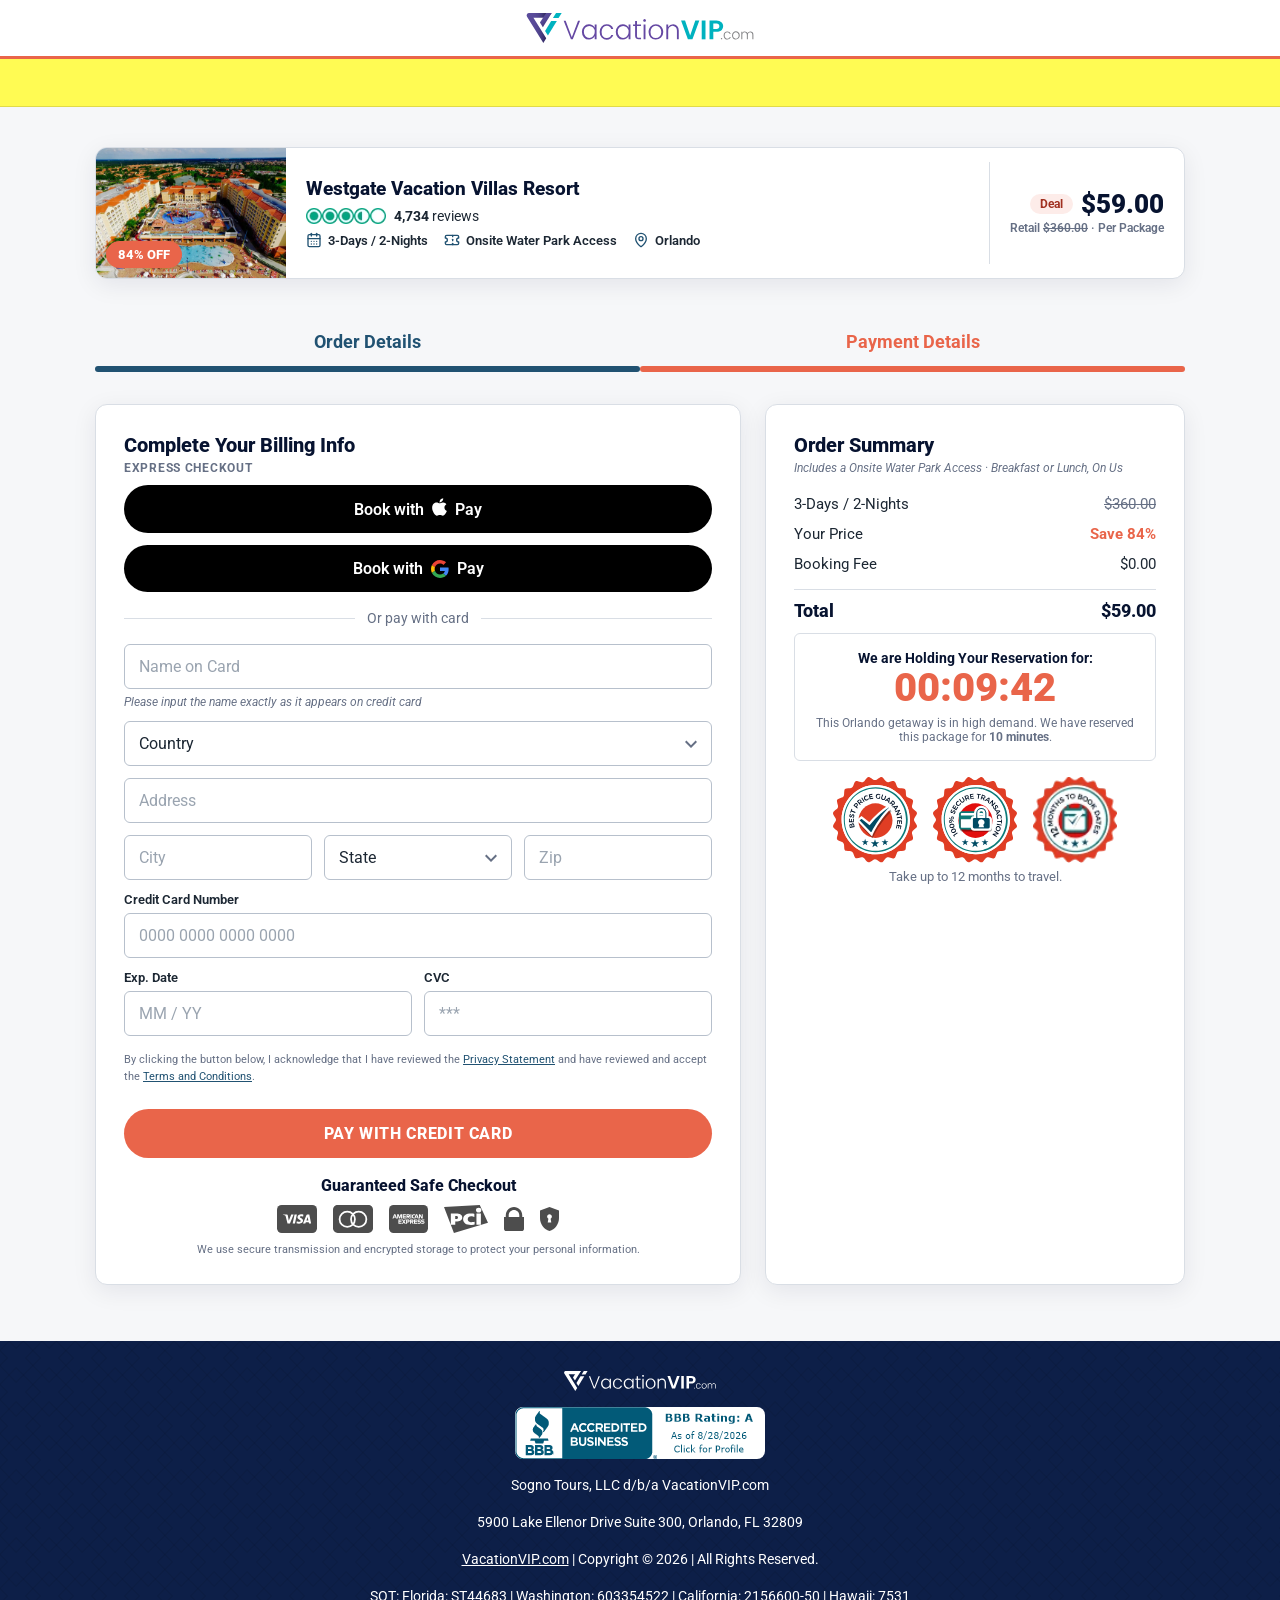
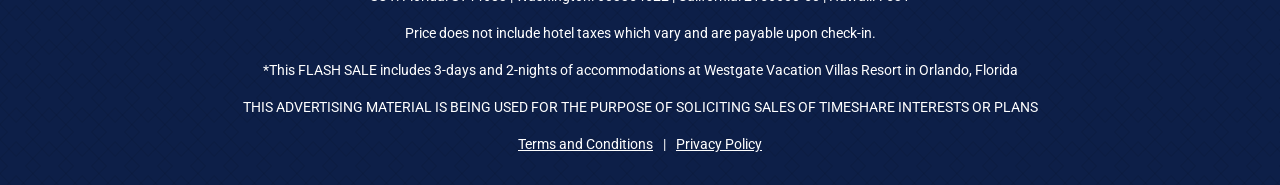
<file: payment-flow-w-upgrades/02-billing.html>
<!DOCTYPE html>
<html lang="en">
<head>
  <meta charset="utf-8">
  <title>Payment Details | Orlando Getaway Checkout</title>
  <meta name="viewport" content="width=device-width, initial-scale=1">
  <meta name="theme-color" content="#fe5925" media="(prefers-color-scheme: light)">
  <meta name="theme-color" content="#fe5925" media="(prefers-color-scheme: dark)">
  <link href="https://fonts.googleapis.com" rel="preconnect">
  <link href="https://fonts.gstatic.com" rel="preconnect" crossorigin>
  <link href="https://fonts.googleapis.com/css2?family=Roboto:wght@300;400;500;600;700;800;900&display=swap" rel="stylesheet">
  <link rel="icon" type="image/png" sizes="32x32" href="assets/images/favicon-32x32.png">
  <link rel="apple-touch-icon" sizes="180x180" href="assets/images/apple-touch-icon.png">
  <link href="assets/css/brand.css" rel="stylesheet">
  <style>
    .os-grid { display: grid; grid-template-columns: minmax(0, 1fr) 420px; gap: 24px; align-items: stretch; width: 100%; max-width: var(--maxw); }
    @media (max-width: 900px) { .os-grid { grid-template-columns: 1fr; } }
    @media (min-width: 901px) { .os-summary { position: sticky; top: 20px; } }

    /* CR-04 — offer summary card: full-height image column with %-OFF pill overlay,
       title/rating/amenities center, price block top-right (booking-site pattern) */
    .offer-card { display: flex; align-items: stretch; width: 100%; max-width: var(--maxw); margin: 0 auto 20px; background: var(--white); border: 1px solid var(--line); border-radius: var(--radius); box-shadow: var(--shadow-card); overflow: hidden; }
    .offer-card__media { position: relative; flex: 0 0 190px; min-height: 130px; }
    .offer-card__media img { position: absolute; inset: 0; width: 100%; height: 100%; object-fit: cover; }
    .offer-card__pill { position: absolute; left: 10px; bottom: 10px; background: var(--coral); color: #fff; font-size: 13px; font-weight: 800; line-height: 1; padding: 7px 12px; border-radius: var(--radius-pill); white-space: nowrap; }
    /* content: details column + price column, both vertically centered */
    .offer-card__content { flex: 1 1 auto; min-width: 0; padding: 14px 20px; display: flex; align-items: center; gap: 20px; }
    .offer-card__info { flex: 1 1 auto; min-width: 0; display: flex; flex-direction: column; gap: 8px; }
    .offer-card__title { font-size: 19px; font-weight: 800; color: var(--ink); line-height: 1.2; }
    .offer-card__pricecol { flex: 0 0 auto; align-self: stretch; display: flex; flex-direction: column; justify-content: center; text-align: right; border-left: 1px solid var(--line); padding-left: 20px; }
    .offer-card__dealrow { display: flex; align-items: center; justify-content: flex-end; gap: 8px; }
    .offer-card__deal { background: rgba(233, 101, 74, .12); color: var(--coral-dark); font-size: 12px; font-weight: 700; padding: 3px 10px; border-radius: var(--radius-pill); }
    .offer-card__now { font-size: 26px; font-weight: 900; color: var(--ink); line-height: 1; }
    .offer-card__sub { display: block; font-size: 12px; font-weight: 600; color: var(--muted); margin-top: 4px; white-space: nowrap; }
    .offer-card__sub s { color: var(--muted); }
    .offer-card__rating { display: flex; align-items: center; gap: 8px; font-size: 14px; color: var(--text); flex-wrap: wrap; }
    .offer-card__rating img { height: 16px; width: auto; display: block; }
    .offer-card__amens { display: flex; align-items: center; gap: 16px; flex-wrap: wrap; font-size: 13px; font-weight: 600; color: var(--text); }
    .offer-card__amens span { display: inline-flex; align-items: center; gap: 6px; white-space: nowrap; }
    .offer-card__amens .pf-i { width: 16px; height: 16px; color: var(--navy); flex: 0 0 auto; }
    @media (max-width: 600px) {
      .offer-card { margin-bottom: 14px; }
      .offer-card__media { flex-basis: 94px; min-height: 96px; }
      .offer-card__pill { left: 6px; bottom: 6px; font-size: 10px; padding: 5px 8px; }
      .offer-card__content { padding: 8px 10px; gap: 4px; flex-direction: column; align-items: stretch; }
      .offer-card__info { gap: 4px; }
      .offer-card__title { font-size: 14px; }
      /* price becomes a bottom row: sub left, price right */
      .offer-card__pricecol { align-self: auto; flex-direction: row-reverse; align-items: center; justify-content: space-between; gap: 8px; border-left: none; padding-left: 0; border-top: 1px solid var(--line); padding-top: 4px; margin-top: 1px; }
      .offer-card__now { font-size: 18px; }
      .offer-card__sub { font-size: 10px; margin-top: 0; }
      .offer-card__deal { display: none; }
      .offer-card__rating { font-size: 11px; gap: 6px; }
      .offer-card__rating img { height: 12px; }
      .offer-card__amens { gap: 3px 10px; font-size: 10px; }
      .offer-card__amens .pf-i { width: 12px; height: 12px; }
    }

    .bill-fineprint { font-size: 11px; color: var(--muted); line-height: 1.5; margin: 6px 0 18px; }
    .bill-fineprint a { color: var(--navy); text-decoration: underline; }
    .bill-eyebrow { font-size: 12px; font-weight: 700; letter-spacing: .06em; text-transform: uppercase; color: var(--muted); margin: 4px 0 10px; }
    .bill-wallets { display: flex; flex-direction: column; gap: 12px; }
    .bill-wallet {
      display: flex; align-items: center; justify-content: center; gap: 8px;
      background: #000; color: #fff; border: none; border-radius: var(--radius-pill);
      font-family: var(--font); font-size: 16px; font-weight: 600; padding: 14px; cursor: pointer; width: 100%;
    }
    .bill-wallet:hover { background: #1a1a1a; }
    .bill-wallet__logo { width: auto; display: block; flex: 0 0 auto; }
    .bill-wallet__logo--apple { height: 20px; position: relative; top: -2px; }
    .bill-wallet__logo--google { height: 18px; }
    .bill-or { display: flex; align-items: center; gap: 12px; color: var(--muted); font-size: 14px; margin: 18px 0; }
    .bill-or::before, .bill-or::after { content: ""; flex: 1; height: 1px; background: var(--line); }
    .bill-fields { display: flex; flex-direction: column; gap: 12px; }
    .pf-select {
      width: 100%; font-family: var(--font); font-size: 16px; color: var(--text);
      background: #fff; border: 1px solid var(--field-border); border-radius: var(--radius-sm);
      padding: 12px 14px; outline: none; appearance: none;
      background-image: url("data:image/svg+xml,%3Csvg xmlns='http://www.w3.org/2000/svg' width='12' height='8' viewBox='0 0 12 8'%3E%3Cpath fill='%23667085' d='M6 8 0 2 1.4.6 6 5.2 10.6.6 12 2z'/%3E%3C/svg%3E");
      background-repeat: no-repeat; background-position: right 14px center;
    }
    .pf-select:focus { border-color: var(--navy); box-shadow: 0 0 0 3px rgba(33,82,114,.12); }
    .pf-select.is-invalid { border-color: var(--coral); box-shadow: 0 0 0 3px rgba(233, 101, 74, .14); }
    .bill-safe { text-align: center; margin-top: 18px; }
    .bill-safe__title { font-weight: 800; color: var(--ink); margin-bottom: 10px; }
    .bill-safe__icons { display: flex; gap: 16px; justify-content: center; align-items: center; flex-wrap: wrap; }
    .bill-safe__badge { height: 28px; width: auto; display: block; }
    .bill-safe__badge--icon { height: 24px; }
    .bill-safe__note { font-size: 11px; color: var(--muted); margin-top: 10px; }

    .os-rating { display: flex; align-items: center; gap: 8px; font-size: 14px; color: var(--muted); }
    .os-rating .stars { color: #00aa6c; letter-spacing: 1px; font-size: 15px; }
    .os-dates-mini { display: flex; flex-direction: column; gap: 4px; font-size: 14px; margin: 12px 0; color: var(--text); }
    .os-badges { display: flex; justify-content: center; gap: 16px; margin: 4px 0; }
    .os-badges span { width: 52px; height: 52px; border-radius: 50%; background: var(--bg); display: flex; align-items: center; justify-content: center; color: var(--navy); font-size: 22px; border: 1px solid var(--line); }
    .os-travel { text-align: center; font-size: 13px; color: var(--muted); }

    /* Mobile vertical compression */
    @media (max-width: 767px) {
      .bill-wallets { gap: 10px; }
      .bill-wallet { padding: 12px; font-size: 15px; }
      .bill-or { margin: 12px 0; }
      .bill-fields { gap: 10px; }
      .bill-fineprint { margin: 6px 0 14px; }
      .bill-safe { margin-top: 14px; }
      .bill-safe__icons { gap: 12px; }
      .os-dates-mini { margin: 10px 0; }
    }
  </style>
</head>
<body>

  <header class="pf-navbar">
    <img class="pf-navbar__logo" src="assets/images/vacationvip-logo.svg" alt="VacationVIP" width="254" height="33">
  </header>

  <!-- ALERT BAR (social-proof ticker) -->
  <div class="alert-bar" role="status" aria-live="polite" aria-label="Live demand">
    <div class="alert-ticker">
      <div class="alert-item" data-key="viewing" data-min="180" data-max="240">
        <i data-lucide="eye" class="alert-ic" aria-hidden="true"></i>
        <span><span class="alert-num">211</span> viewing now</span>
      </div>
      <div class="alert-item" data-key="booked">
        <i data-lucide="shopping-bag" class="alert-ic" aria-hidden="true"></i>
        <span><span class="alert-num">27</span> booked today</span>
      </div>
    </div>
  </div>

  <main class="pf-main">

    <!-- CR-04 — offer summary (dynamic; mirrors the active offer) -->
    <div class="offer-card" role="note" aria-label="Your offer summary">
      <div class="offer-card__media">
        <img src="assets/images/resort.webp" alt="Westgate Vacation Villas Resort" width="1024" height="768">
        <span class="offer-card__pill"><span id="offPct">84%</span> OFF</span>
      </div>
      <div class="offer-card__content">
        <div class="offer-card__info">
          <div class="offer-card__title" id="offName">Westgate Vacation Villas Resort</div>
          <div class="offer-card__rating">
            <img src="assets/images/ta-rating.webp" alt="Rated 4 out of 5" width="110" height="22">
            <span><strong id="offReviews">4,734</strong> reviews</span>
          </div>
          <div class="offer-card__amens">
            <span><i data-lucide="calendar-days" class="pf-i"></i><span id="offStay">3-Days / 2-Nights</span></span>
            <span><i data-lucide="ticket" class="pf-i"></i>Onsite Water Park Access</span>
            <span><i data-lucide="map-pin" class="pf-i"></i>Orlando</span>
          </div>
        </div>
        <div class="offer-card__pricecol">
          <div class="offer-card__dealrow">
            <span class="offer-card__deal">Deal</span>
            <span class="offer-card__now" id="offNow">$59</span>
          </div>
          <span class="offer-card__sub">Retail <s id="offRetail">$360</s> &middot; <span id="offPer">Per Package</span></span>
        </div>
      </div>
    </div>

    <div class="pf-stepper">
      <div class="pf-step is-done"><span class="pf-step__label">Order Details</span><span class="pf-step__bar"></span></div>
      <div class="pf-step is-active"><span class="pf-step__label">Payment Details</span><span class="pf-step__bar"></span></div>
    </div>

    <div class="os-grid">
      <!-- LEFT: BILLING -->
      <form class="pf-card" id="billingForm" novalidate>
        <div class="pf-card__pad">
          <h2 class="pf-title">Complete Your Billing Info</h2>

          <p class="bill-eyebrow">Express checkout</p>
          <div class="bill-wallets">
            <button type="button" class="bill-wallet" data-wallet="apple"><span>Book with</span><img class="bill-wallet__logo bill-wallet__logo--apple" src="assets/images/apple-logo.svg" alt="Apple"><span>Pay</span></button>
            <button type="button" class="bill-wallet" data-wallet="google"><span>Book with</span><img class="bill-wallet__logo bill-wallet__logo--google" src="assets/images/google-g.svg" alt="Google"><span>Pay</span></button>
          </div>

          <div class="bill-or">Or pay with card</div>

          <div class="bill-fields">
            <div class="pf-field">
              <input class="pf-input" name="cardName" id="cardName" placeholder="Name on Card" aria-label="Name on Card" autocomplete="cc-name" aria-required="true" aria-describedby="cardNameError">
              <span class="pf-field__error" id="cardNameError" role="alert">Enter the name on your card.</span>
            </div>
            <p class="pf-subtitle" style="margin-top:-6px;">Please input the name exactly as it appears on credit card</p>

            <div class="pf-field">
              <select class="pf-select" name="country" id="country" aria-label="Country" autocomplete="billing country" aria-required="true" aria-describedby="countryError">
                <option value="">Country</option>
                <option>United States</option>
                <option>Canada</option>
              </select>
              <span class="pf-field__error" id="countryError" role="alert">Select your country.</span>
            </div>

            <div class="pf-field">
              <input class="pf-input" name="address" id="address" placeholder="Address" aria-label="Billing address" autocomplete="billing street-address" aria-required="true" aria-describedby="addressError">
              <span class="pf-field__error" id="addressError" role="alert">Enter your billing address.</span>
            </div>

            <div class="pf-row">
              <div class="pf-field">
                <input class="pf-input" name="city" id="city" placeholder="City" aria-label="City" autocomplete="billing address-level2" aria-required="true" aria-describedby="cityError">
                <span class="pf-field__error" id="cityError" role="alert">Enter your city.</span>
              </div>
              <div class="pf-field">
                <select class="pf-select" name="state" id="state" aria-label="State" autocomplete="billing address-level1" aria-required="true" aria-describedby="stateError">
                  <option value="">State</option>
                  <option>VA</option><option>MD</option><option>NC</option><option>PA</option><option>NY</option><option>Other</option>
                </select>
                <span class="pf-field__error" id="stateError" role="alert">Select your state.</span>
              </div>
              <div class="pf-field">
                <input class="pf-input" name="zip" id="zip" placeholder="Zip" aria-label="Zip code" inputmode="numeric" maxlength="10" autocomplete="billing postal-code" aria-required="true" aria-describedby="zipError">
                <span class="pf-field__error" id="zipError" role="alert">Enter your zip.</span>
              </div>
            </div>

            <div class="pf-field">
              <label for="ccNumber">Credit Card Number</label>
              <input class="pf-input" name="ccNumber" id="ccNumber" placeholder="0000 0000 0000 0000" inputmode="numeric" autocomplete="cc-number" aria-required="true" aria-describedby="ccNumberError">
              <span class="pf-field__error" id="ccNumberError" role="alert">Enter a valid card number.</span>
            </div>

            <div class="pf-row">
              <div class="pf-field">
                <label for="ccExp">Exp. Date</label>
                <input class="pf-input" name="ccExp" id="ccExp" placeholder="MM / YY" inputmode="numeric" autocomplete="cc-exp" aria-required="true" aria-describedby="ccExpError">
                <span class="pf-field__error" id="ccExpError" role="alert">Enter a valid expiration date (MM / YY).</span>
              </div>
              <div class="pf-field">
                <label for="ccCvc">CVC</label>
                <input class="pf-input" name="ccCvc" id="ccCvc" placeholder="***" inputmode="numeric" autocomplete="cc-csc" aria-required="true" aria-describedby="ccCvcError">
                <span class="pf-field__error" id="ccCvcError" role="alert">Enter the 3&ndash;4 digit security code.</span>
              </div>
            </div>
          </div>

          <p class="bill-fineprint" style="margin-top:16px;">By clicking the button below, I acknowledge that I have reviewed the <a href="../privacy-policy.html" target="_blank">Privacy Statement</a> and have reviewed and accept the <a href="../terms-and-conditions.html" target="_blank">Terms and Conditions</a>.</p>

          <div class="pf-actionbar">
            <button type="submit" class="pf-btn" id="payBtn">Pay With Credit Card</button>
          </div>

          <div class="bill-safe">
            <div class="bill-safe__title">Guaranteed Safe Checkout</div>
            <div class="bill-safe__icons">
              <img src="assets/images/pay-visa.svg" alt="Visa" class="bill-safe__badge">
              <img src="assets/images/pay-mastercard.svg" alt="Mastercard" class="bill-safe__badge">
              <img src="assets/images/pay-amex.svg" alt="American Express" class="bill-safe__badge">
              <img src="assets/images/pay-pci.svg" alt="PCI compliant" class="bill-safe__badge">
              <img src="assets/images/pay-lock.svg" alt="Secure" class="bill-safe__badge bill-safe__badge--icon">
              <img src="assets/images/pay-encrypted.svg" alt="Encrypted" class="bill-safe__badge bill-safe__badge--icon">
            </div>
            <div class="bill-safe__note">We use secure transmission and encrypted storage to protect your personal information.</div>
          </div>
        </div>
      </form>

      <!-- RIGHT: ORDER SUMMARY -->
      <aside class="pf-card os-summary">
        <div class="pf-card__pad">
          <!-- De-duped (QA): the marketing card at the top of the page owns the resort identity;
               this column is strictly the transactional order summary. -->
          <h2 class="pf-title" style="margin:0;">Order Summary</h2>
          <p class="pf-subtitle" style="margin:4px 0 0;">Includes a Onsite Water Park Access &middot; Breakfast or Lunch, On Us</p>

          <div class="os-dates-mini" style="margin-top:16px;">
            <div class="pf-price-line"><span id="sumStay">3-Days / 2-Nights</span><span class="pf-strike" id="sumRetail">$360</span></div>
            <div class="pf-price-line"><span>Your Price</span><span class="pf-save" id="sumSave">Save 84%</span></div>
            <div class="pf-price-line"><span>Booking Fee</span><span>$0.00</span></div>
            <div class="pf-price-total"><span>Total</span><span id="sumTotal">$59</span></div>
          </div>
          <div class="os-dates-mini" id="sumDatesLines" hidden>
            <div class="os-line"><i data-lucide="calendar-check" class="pf-i"></i>Preferred check-in: <strong id="sumCheckIn">&mdash;</strong></div>
            <div class="os-line"><i data-lucide="calendar-x" class="pf-i"></i>Preferred check-out: <strong id="sumCheckOut">&mdash;</strong></div>
          </div>
          <div class="pf-hold">
            <div class="pf-hold__label">We are Holding Your Reservation for:</div>
            <div class="pf-hold__timer" id="holdTimer">00:10:00</div>
            <div class="pf-hold__note">This Orlando getaway is in high demand. We have reserved this package for <strong id="holdMins">10 minutes</strong>.</div>
          </div>
          <div class="os-badges" style="margin-top:16px;">
            <img src="assets/images/badge-01.svg" alt="Best Price Guarantee" loading="lazy">
            <img src="assets/images/badge-02.svg" alt="100% Secure Transaction" loading="lazy">
            <img src="assets/images/badge-03.webp" alt="12 Months to Book Dates" loading="lazy" width="75" height="77">
          </div>
          <p class="os-travel">Take up to 12 months to travel.</p>
        </div>
      </aside>
    </div>
  </main>

  <footer class="pf-footer">
    <img class="pf-footer__logo" src="assets/images/vacationvip-logo-f.svg" alt="VacationVIP" width="154" height="20">
    <a class="pf-footer__bbb" href="https://www.bbb.org/us/fl/belle-isle/profile/vacation-certificates-and-vouchers/vacationvip-com-0733-235962636/#sealclick" target="_blank" rel="nofollow noopener">
      <img src="assets/images/bbb-seal.png" alt="VacationVIP.com BBB Business Review" width="250" height="52">
    </a>
    <p class="pf-footer__legal">Sogno Tours, LLC d/b/a VacationVIP.com</p>
    <p class="pf-footer__legal">5900 Lake Ellenor Drive Suite 300, Orlando, FL 32809</p>
    <p class="pf-footer__legal"><a href="https://vacationvip.com/" target="_blank" rel="noopener">VacationVIP.com</a> | Copyright &copy; <span data-year>2026</span> | All Rights Reserved.</p>
    <p class="pf-footer__legal">SOT: Florida: ST44683 | Washington: 603354522 | California: 2156600-50 | Hawaii: 7531</p>
    <p class="pf-footer__legal">Price does not include hotel taxes which vary and are payable upon check-in.</p>
    <p class="pf-footer__legal">*This FLASH SALE includes 3-days and 2-nights of accommodations at Westgate Vacation Villas Resort in Orlando, Florida</p>
    <p class="pf-footer__legal">THIS ADVERTISING MATERIAL IS BEING USED FOR THE PURPOSE OF SOLICITING SALES OF TIMESHARE INTERESTS OR PLANS</p>
    <div class="pf-footer__links">
      <a href="../terms-and-conditions.html">Terms and Conditions</a>
      <span>|</span>
      <a href="../privacy-policy.html">Privacy Policy</a>
    </div>
    <img class="pf-footer__eho" src="assets/images/EHO-Logo.svg" alt="Equal Housing Opportunity">
  </footer>

  <script src="assets/libs/lucide/lucide.min.js"></script>
  <script src="assets/js/flow-state.js"></script>
  <script src="assets/js/legal-modal.js"></script>
  <script src="assets/js/sticky-offer.js"></script>
  <script>
  (function () {
    var s = FlowState.get();

    // Guard: if opened standalone with no prior step, that's fine — defaults apply.
    // CR-04 offer summary (everything pulls from the active offer/session)
    document.getElementById("offPct").textContent = s.discountPct + "%";
    document.getElementById("offStay").textContent = s.stayLabel;
    document.getElementById("offName").innerHTML = s.resortName;
    document.getElementById("offRetail").textContent = FlowState.money(s.retailCents);
    document.getElementById("offNow").textContent = FlowState.money(s.priceCents);
    document.getElementById("offPer").textContent = s.perLabel;
    document.getElementById("offReviews").textContent = s.ratingReviews.toLocaleString();

    document.getElementById("sumStay").textContent = s.stayLabel;
    document.getElementById("sumRetail").textContent = FlowState.money(s.retailCents);
    document.getElementById("sumSave").textContent = "Save " + s.discountPct + "%";
    document.getElementById("sumTotal").textContent = FlowState.money(FlowState.totalCents());
    document.getElementById("holdMins").textContent = s.holdMinutes + " minutes";
    document.querySelectorAll("[data-year]").forEach(function (el) { el.textContent = new Date().getFullYear(); });

    var fmt = function (t) { return t ? new Date(t).toLocaleDateString("en-US", { month: "short", day: "numeric" }) : "\u2014"; };
    document.getElementById("sumCheckIn").textContent = fmt(s.dates.checkIn);
    document.getElementById("sumCheckOut").textContent = fmt(s.dates.checkOut);
    // Per Figma dev note: only show the check-in/out lines once dates are chosen.
    document.getElementById("sumDatesLines").hidden = !s.dates.checkIn;

    // Hold timer (deadline persists across pages/refreshes)
    (function () {
      var deadline = FlowState.holdDeadline(), el = document.getElementById("holdTimer");
      (function tick() {
        var pad = function (n) { return String(n).padStart(2, "0"); };
        var total = Math.max(0, Math.round((deadline - Date.now()) / 1000));
        var h = Math.floor(total / 3600), m = Math.floor((total % 3600) / 60), sec = total % 60;
        el.textContent = pad(h) + ":" + pad(m) + ":" + pad(sec);
        if (total > 0) setTimeout(tick, 1000);
      })();
    })();

    // Live alert bar (numbers keep ticking behind the crossfade)
    (function () {
      var bar = document.querySelector(".alert-bar");
      if (!bar) return;
      var viewingItem = bar.querySelector('[data-key="viewing"]');
      var bookedItem = bar.querySelector('[data-key="booked"]');
      var viewing = viewingItem && viewingItem.querySelector(".alert-num");
      var booked = bookedItem && bookedItem.querySelector(".alert-num");
      if (!viewing) return;
      var vMin = +viewingItem.dataset.min, vMax = +viewingItem.dataset.max;
      (function viewingLoop() {
        setTimeout(function () {
          var v = +viewing.textContent + (Math.random() < 0.5 ? -1 : 1) * (1 + Math.floor(Math.random() * 4));
          v = Math.max(vMin, Math.min(vMax, v));
          if (v !== +viewing.textContent) viewing.textContent = v;
          viewingLoop();
        }, 900 + Math.random() * 900);
      })();
      (function bookedLoop() {
        setTimeout(function () {
          if (booked && Math.random() < 0.7) booked.textContent = +booked.textContent + 1;
          bookedLoop();
        }, 3000 + Math.random() * 3000);
      })();
    })();

    // Input formatting
    var f = document.getElementById("billingForm");
    f.elements.ccNumber.addEventListener("input", function (e) {
      var v = e.target.value.replace(/\D/g, "").slice(0, 16);
      e.target.value = v.replace(/(.{4})/g, "$1 ").trim();
    });
    f.elements.ccExp.addEventListener("input", function (e) {
      var v = e.target.value.replace(/\D/g, "").slice(0, 4);
      e.target.value = v.length > 2 ? v.slice(0, 2) + " / " + v.slice(2) : v;
    });
    f.elements.ccCvc.addEventListener("input", function (e) { e.target.value = e.target.value.replace(/\D/g, "").slice(0, 4); });

    function invalidate(name, bad) {
      var el = f.elements[name]; if (!el) return;
      var field = el.closest(".pf-field"); if (field) field.classList.toggle("is-invalid", bad);
      el.classList.toggle("is-invalid", bad);
      if (bad) el.setAttribute("aria-invalid", "true");
      else el.removeAttribute("aria-invalid");
    }

    // ----- MOCK payment: authorize, mark base order purchased, go to upsell -----
    function processPayment() {
      var btn = document.getElementById("payBtn");
      btn.disabled = true; btn.textContent = "Processing\u2026";
      // stubbed async auth (swap for real provider later)
      setTimeout(function () {
        FlowState.set({ status: "purchased", payment: { provider: "mock", status: "authorized", authId: "auth_" + Date.now() } });
        window.location.href = "03-extend-stay.html" + window.location.search;
      }, 900);
    }

    // Wallet buttons = one-tap mock auth
    f.querySelectorAll("[data-wallet]").forEach(function (b) {
      b.addEventListener("click", function () {
        FlowState.set({ payment: { provider: b.getAttribute("data-wallet"), status: "authorized", authId: "wallet_" + Date.now() } });
        processPayment();
      });
    });

    f.addEventListener("submit", function (e) {
      e.preventDefault();
      var name = f.elements.cardName.value.trim();
      var num = f.elements.ccNumber.value.replace(/\s/g, "");
      var exp = f.elements.ccExp.value.replace(/\D/g, "");
      var cvc = f.elements.ccCvc.value;
      var addr = f.elements.address.value.trim();
      var country = f.elements.country.value;
      var city = f.elements.city.value.trim();
      var st = f.elements.state.value;
      var zip = f.elements.zip.value.trim();
      var bad = false;
      invalidate("cardName", !name); bad = bad || !name;
      invalidate("country", !country); bad = bad || !country;
      invalidate("address", !addr); bad = bad || !addr;
      invalidate("city", !city); bad = bad || !city;
      invalidate("state", !st); bad = bad || !st;
      invalidate("zip", zip.length < 5); bad = bad || zip.length < 5;
      invalidate("ccNumber", num.length < 15); bad = bad || num.length < 15;
      invalidate("ccExp", exp.length < 4); bad = bad || exp.length < 4;
      invalidate("ccCvc", cvc.length < 3); bad = bad || cvc.length < 3;
      if (bad) { var first = f.querySelector(".pf-field.is-invalid .pf-input, .pf-field.is-invalid .pf-select"); if (first) first.focus(); return; }
      FlowState.setIn("billing", { cardName: name, address: addr, city: city, state: st, zip: zip, country: country });
      processPayment();
    });
  })();
  </script>
  <script>lucide.createIcons();</script>
</body>
</html>
</file>
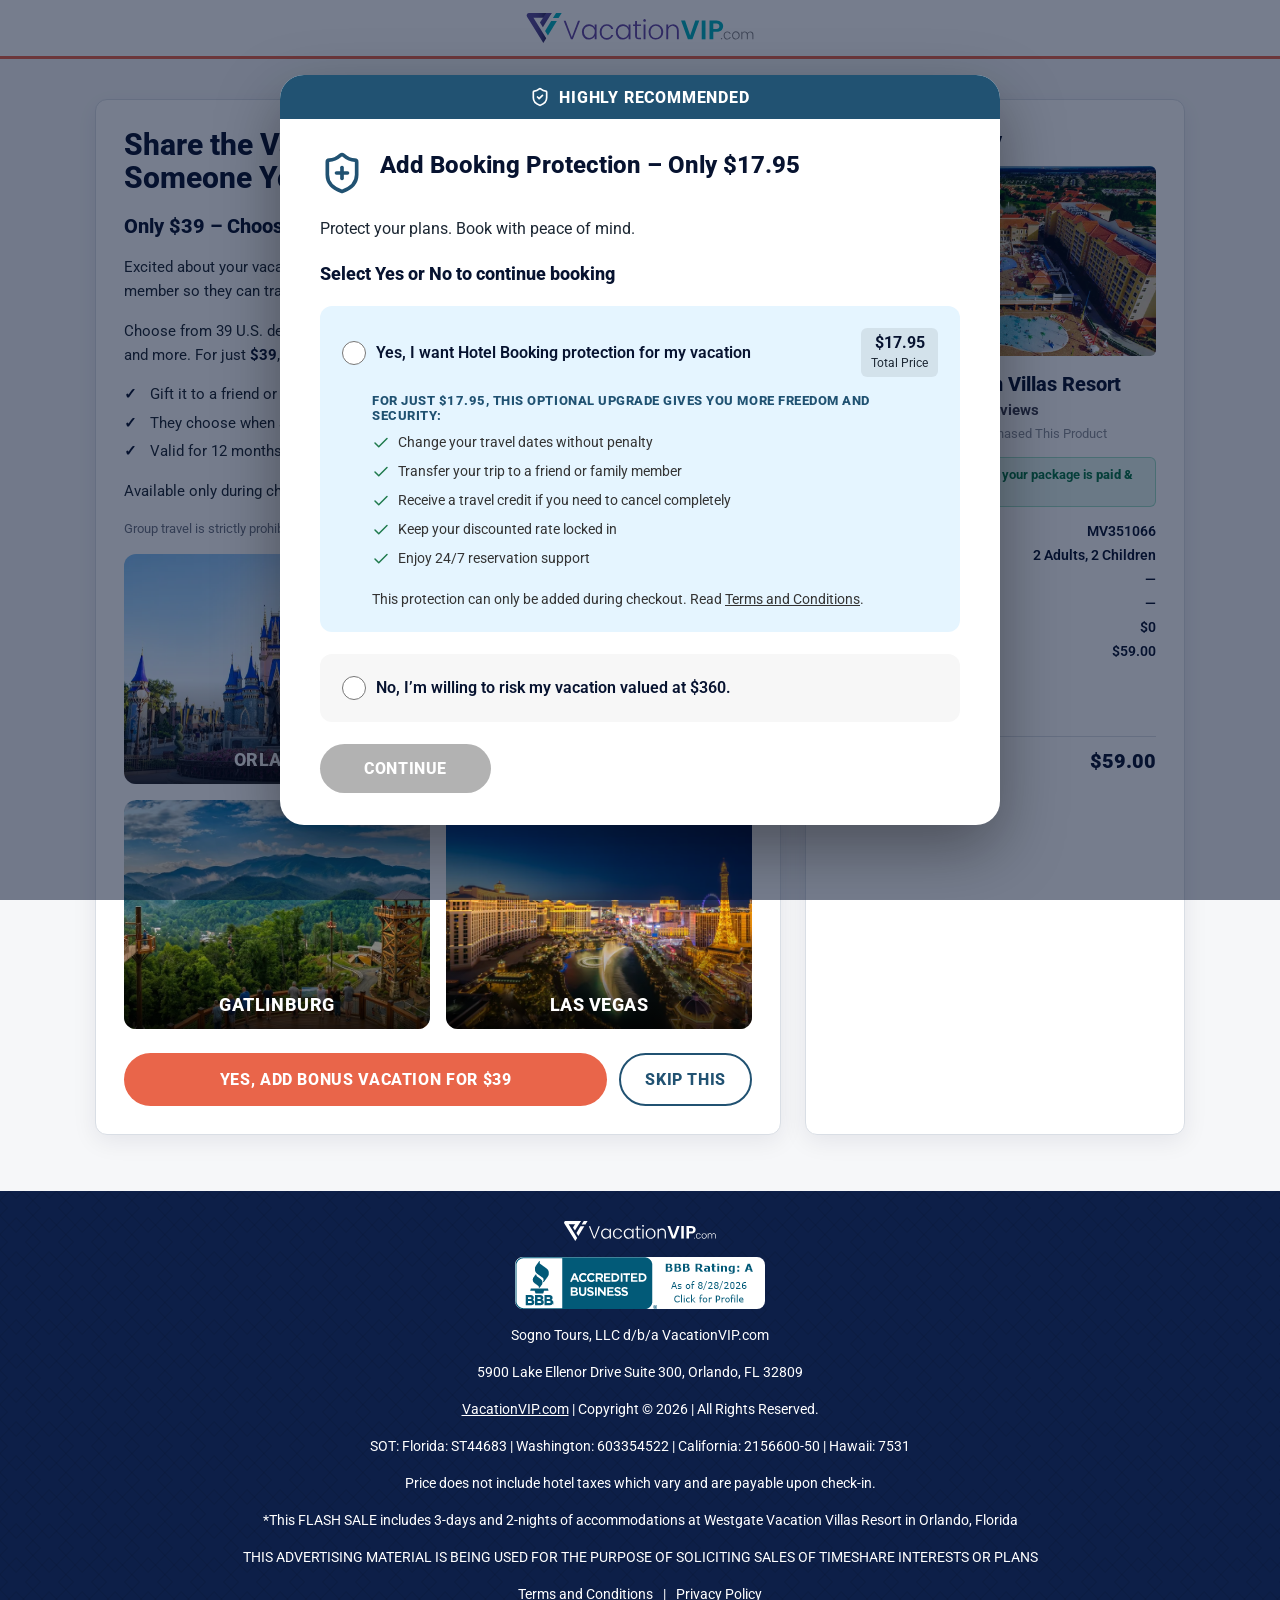
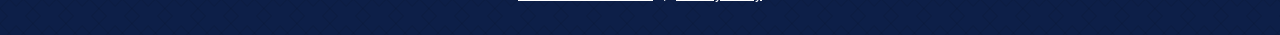
<file: payment-flow-w-upgrades/03-bonus.html>
<!DOCTYPE html>
<html lang="en">
<head>
  <meta charset="utf-8">
  <title>Bonus Trip Offer | Orlando Getaway Checkout</title>
  <meta name="viewport" content="width=device-width, initial-scale=1">
  <meta name="theme-color" content="#fe5925" media="(prefers-color-scheme: light)">
  <meta name="theme-color" content="#fe5925" media="(prefers-color-scheme: dark)">
  <link href="https://fonts.googleapis.com" rel="preconnect">
  <link href="https://fonts.gstatic.com" rel="preconnect" crossorigin>
  <link href="https://fonts.googleapis.com/css2?family=Roboto:wght@300;400;500;600;700;800;900&display=swap" rel="stylesheet">
  <link rel="icon" type="image/png" sizes="32x32" href="assets/images/favicon-32x32.png">
  <link rel="apple-touch-icon" sizes="180x180" href="assets/images/apple-touch-icon.png">
  <link href="assets/css/brand.css" rel="stylesheet">
  <style>
    .up-grid { display: grid; grid-template-columns: minmax(0, 1fr) 380px; gap: 24px; align-items: stretch; width: 100%; max-width: var(--maxw); }
    @media (max-width: 900px) { .up-grid { grid-template-columns: 1fr; } }
    /* Both columns share the row height; the summary card fills its stretched column. */
    .up-summary { display: flex; flex-direction: column; }
    .up-summary > .pf-card { flex: 1 1 auto; }
    @media (min-width: 901px) { .up-summary { position: sticky; top: 20px; } }

    /* left offer module — mirrors step 4 (tickets) for a consistent step-to-step layout */
    .tk-headline { font-size: 30px; font-weight: 800; color: var(--ink); margin: 0 0 20px; line-height: 1.1; }
    .tk-lead { font-size: 22px; font-weight: 700; color: var(--ink); margin: 0 0 10px; }
    .tk-desc { font-size: 15px; line-height: 1.6; color: var(--text); margin: 0 0 24px; }
    .tk-desc strong { color: var(--coral-dark); }
    .tk-save { font-size: 20px; font-weight: 800; color: var(--ink); margin: 0 0 16px; }

    /* Bonus-vacation intro + destination gallery */
    .dest-intro { font-size: 15px; line-height: 1.6; color: var(--text); margin: 0 0 16px; }
    .tk-subhead { font-size: 20px; font-weight: 800; color: var(--ink); margin: 0 0 16px; line-height: 1.25; }
    .tk-benefits { list-style: none; margin: 0 0 16px; padding: 0; display: flex; flex-direction: column; gap: 6px; }
    .tk-benefits li { font-size: 15px; line-height: 1.5; color: var(--text); padding-left: 26px; position: relative; }
    .tk-benefits li::before { content: "\2713"; position: absolute; left: 0; top: 0; font-weight: 700; color: var(--ink); }
    .dest-intro strong { color: var(--ink); }
    .dest-fine { font-size: 13px; line-height: 1.5; color: #6b7280; margin: 0 0 16px; }
    .dest-gallery { display: grid; grid-template-columns: 1fr 1fr; gap: 16px; }
    .dest-tile { position: relative; aspect-ratio: 4 / 3; border-radius: 12px; overflow: hidden; }
    .dest-tile img { position: absolute; inset: 0; width: 100%; height: 100%; object-fit: cover; }
    .dest-tile::after { content: ""; position: absolute; inset: 0; background: linear-gradient(to bottom, rgba(0,0,0,0) 55%, rgba(0,0,0,0.8)); }
    .dest-tile__label { position: absolute; left: 0; right: 0; bottom: 14px; z-index: 1; text-align: center; color: #fff; font-weight: 800; font-size: 18px; letter-spacing: .03em; text-transform: uppercase; padding: 0 8px; }

    /* Action row uses the shared .pf-actionbar (static desktop, fixed thumb-zone bar on mobile). */

    /* summary — guest-reviews head matches steps 1 & 2 (styles shared from brand.css) */
    .os-rating { display: flex; align-items: center; gap: 8px; font-size: 14px; color: var(--muted); }
    .up-list { margin: 16px 0; display: flex; flex-direction: column; gap: 8px; font-size: 14px; }
    .up-list .row { display: flex; justify-content: space-between; gap: 8px; }
    .up-list .k { color: var(--text); }
    .up-list .v { font-weight: 600; color: var(--ink); }
    .up-upgrades-title { font-weight: 800; color: var(--ink); margin: 14px 0 8px; }
    .up-total { display: flex; justify-content: space-between; font-size: 20px; font-weight: 900; color: var(--ink); border-top: 1px solid var(--line); padding-top: 12px; margin-top: 6px; }

    /* ---- Booking Protection popup (Add BP window) ---- */
    .tp-card { max-width: 720px; padding: 0; gap: 0; display: flex; flex-direction: column; align-items: stretch; text-align: left; overflow: hidden; }
    /* Full-width "Highly Recommended" banner across the top of the card */
    .tp-banner { display: flex; align-items: center; justify-content: center; gap: 9px; background: var(--navy); color: #fff; font-size: 16px; font-weight: 800; letter-spacing: .05em; text-transform: uppercase; padding: 12px 16px; }
    .tp-banner .pf-i { width: 20px; height: 20px; color: #fff; }
    .tp-body { padding: 32px 40px; display: flex; flex-direction: column; gap: 22px; }
    .tp-head { display: flex; gap: 16px; align-items: flex-start; }
    .tp-icon { width: 44px; height: 44px; color: var(--navy); flex: 0 0 auto; }
    .tp-title { font-size: 24px; font-weight: 800; color: var(--ink); margin: 0; line-height: 1.2; }
    .tp-sub { font-size: 16px; line-height: 1.5; color: var(--text); margin: 0; }
    .tp-sub strong { color: var(--ink); }
    .tp-choose { font-size: 18px; font-weight: 800; color: var(--ink); }
    .tp-opt { border-radius: 12px; padding: 20px; cursor: pointer; border: 2px solid transparent; transition: border-color .15s; }
    .tp-opt--yes { background: #e5f5ff; }
    .tp-opt--no { background: #f7f7f7; }
    .tp-opt.is-selected { border-color: var(--navy); }
    .tp-opt__top { display: flex; align-items: center; justify-content: space-between; gap: 12px; }
    .tp-opt__lead { display: flex; align-items: center; gap: 10px; }
    .tp-opt__label { font-size: 16px; font-weight: 600; color: var(--ink); }
    .tp-opt input[type=radio] { width: 24px; height: 24px; accent-color: var(--navy); flex: 0 0 auto; margin: 0; cursor: pointer; }
    .tp-price { background: rgba(0, 0, 0, .08); border-radius: 6px; padding: 6px 10px; text-align: center; line-height: 1.15; flex: 0 0 auto; }
    .tp-price strong { display: block; font-size: 16px; color: var(--ink); }
    .tp-price span { font-size: 12px; color: var(--text); }
    .tp-reasons { padding-left: 30px; margin-top: 16px; display: flex; flex-direction: column; gap: 10px; }
    .tp-reasons__title { font-size: 13px; font-weight: 800; letter-spacing: .04em; text-transform: uppercase; color: #205272; margin: 0; }
    .tp-reason { display: flex; gap: 8px; align-items: flex-start; font-size: 14px; color: #333; }
    .tp-reason .pf-i { width: 18px; height: 18px; flex: 0 0 auto; margin-top: 1px; color: #1f7a4d; }
    .tp-reason p { margin: 0; line-height: 1.35; }
    .tp-reason strong { color: #1a1a1a; }
    .tp-onlynow { font-size: 14px; line-height: 1.4; color: #333; margin: 12px 0 0; }
    .tp-reason a { color: #0037eb; text-decoration: underline; }
    .tp-continue { align-self: flex-start; width: auto; padding-left: 44px; padding-right: 44px; }
    .tp-continue:disabled { background: #b2b2b2; cursor: not-allowed; box-shadow: none; }
    @media (max-width: 560px) {
      /* Stack the label and price, but render the price as a clean inline line
         (not a floating chip) so it doesn't look detached / "hanging". */
      .tp-opt__top { flex-direction: column; align-items: stretch; gap: 8px; }
      .tp-price { display: flex; align-items: baseline; gap: 6px; width: 100%; background: transparent; padding: 0; text-align: left; }
      .tp-price strong { display: inline; }
      .tp-continue { align-self: stretch; }
    }

    /* Mobile vertical compression */
    @media (max-width: 767px) {
      /* Travel Protection popup — compact so it fits the phone viewport */
      .tp-banner { font-size: 14px; letter-spacing: .04em; padding: 10px 14px; }
      .tp-banner .pf-i { width: 17px; height: 17px; }
      .tp-body { padding: 20px 16px; gap: 14px; }
      .tp-head { gap: 12px; }
      .tp-icon { width: 30px; height: 30px; }
      .tp-title { font-size: 18px; line-height: 1.25; }
      .tp-sub { font-size: 13.5px; line-height: 1.4; }
      .tp-choose { font-size: 15px; }
      .tp-opt { padding: 14px; border-radius: 10px; }
      .tp-opt__label { font-size: 14px; }
      .tp-price strong { font-size: 14px; }
      .tp-price span { font-size: 11px; }
      .tp-reasons { padding-left: 4px; margin-top: 12px; gap: 8px; }
      .tp-reasons__title { font-size: 12px; }
      .tp-reason { font-size: 12.5px; }
      .tp-reason .pf-i { width: 16px; height: 16px; }
    }

    /* Short viewports (iPhone SE class) — compress the TP popup further so it
       fits 667px without relying on internal scroll. */
    @media (max-height: 700px) {
      .tp-banner { font-size: 12px; padding: 8px 12px; }
      .tp-banner .pf-i { width: 15px; height: 15px; }
      .tp-body { padding: 14px 14px; gap: 10px; }
      .tp-icon { width: 24px; height: 24px; }
      .tp-title { font-size: 16px; }
      .tp-sub { font-size: 12.5px; line-height: 1.35; }
      .tp-choose { font-size: 14px; }
      .tp-opt { padding: 10px 12px; }
      .tp-opt__label { font-size: 13px; }
      .tp-reasons { margin-top: 8px; gap: 6px; }
      .tp-reason { font-size: 12px; }
      .tp-reason p { line-height: 1.3; }
      .tp-continue { padding-top: 11px; padding-bottom: 11px; font-size: 14px; }
    }

    @media (max-width: 767px) {

      .tk-headline { font-size: 22px; margin: 0 0 12px; }
      .dest-intro { font-size: 14px; margin: 0 0 12px; }
      .tk-subhead { font-size: 17px; margin: 0 0 12px; }
      .tk-benefits li { font-size: 14px; }
      .dest-gallery { gap: 10px; }
      .dest-tile__label { font-size: 14px; bottom: 10px; }
      .up-list { margin: 12px 0; }
      .up-total { font-size: 18px; padding-top: 10px; }
    }
  </style>
</head>
<body>

  <header class="pf-navbar">
    <img class="pf-navbar__logo" src="assets/images/vacationvip-logo.svg" alt="VacationVIP" width="254" height="33">
  </header>

  <main class="pf-main">
    <div class="up-grid">
      <!-- LEFT: OFFER (mirrors step 4 module) -->
      <section class="pf-card">
        <div class="pf-card__pad">
          <h1 class="tk-headline">Share the Vacation: Gift a Bonus Trip to Someone You Love</h1>
          <h2 class="tk-subhead">Only <span class="bonus-price">$39</span> &ndash; Choose from 39 U.S. Destinations</h2>
          <p class="dest-intro">Excited about your vacation? Add a bonus 3-day/2-night trip to gift to a friend or family member so they can travel to a destination of their choice.</p>
          <p class="dest-intro">Choose from 39 U.S. destinations, including Orlando, Myrtle Beach, San Antonio, Gatlinburg, and more. For just <strong class="bonus-price">$39</strong>, this optional add-on lets you give the gift of travel:</p>
          <ul class="tk-benefits">
            <li>Gift it to a friend or family member</li>
            <li>They choose when and where to travel</li>
            <li>Valid for 12 months</li>
          </ul>
          <p class="dest-intro">Available only during checkout.</p>
          <p class="dest-fine">Group travel is strictly prohibited.</p>

          <div class="dest-gallery">
            <div class="dest-tile"><img src="assets/images/dest-orlando.webp" alt="Orlando" loading="lazy" width="760" height="427"><span class="dest-tile__label">Orlando</span></div>
            <div class="dest-tile"><img src="assets/images/dest-myrtle-beach.webp" alt="Myrtle Beach" loading="lazy" width="760" height="428"><span class="dest-tile__label">Myrtle Beach</span></div>
            <div class="dest-tile"><img src="assets/images/dest-gatlinburg.webp" alt="Gatlinburg" loading="lazy" width="760" height="570"><span class="dest-tile__label">Gatlinburg</span></div>
            <div class="dest-tile"><img src="assets/images/dest-las-vegas.webp" alt="Las Vegas" loading="lazy" width="760" height="508"><span class="dest-tile__label">Las Vegas</span></div>
          </div>

          <div class="pf-actionbar">
            <button type="button" class="pf-btn cont" id="addBtn">Yes, Add Bonus Vacation for $39</button>
            <button type="button" class="pf-btn pf-btn--ghost skip" id="skipBtn">Skip This</button>
          </div>
        </div>
      </section>

      <!-- RIGHT: PACKAGE SUMMARY -->
      <aside class="up-summary">
        <div class="pf-card">
          <div class="pf-card__pad">
            <h2 class="pf-title" style="margin-bottom:14px;">Package Summary</h2>
            <div class="os-review-head">
              <img class="pf-summary__img" src="assets/images/resort.webp" alt="Westgate Vacation Villas Resort" width="1024" height="768">
              <div class="os-review-info">
                <div class="pf-summary__name" id="sumName">Westgate Vacation Villas Resort</div>
                <div class="os-rating">
                  <img class="os-rating__bubbles" src="assets/images/ta-rating.webp" alt="Rated 4 out of 5" loading="lazy" width="110" height="22">
                  <span class="os-rating__reviews"><strong id="sumReviews">4,734</strong> reviews</span>
                </div>
                <p class="os-purchased">Over 8,239 People Have Purchased This Product</p>
              </div>
            </div>

            <div class="up-paid-banner"><i data-lucide="badge-check" class="pf-i"></i><span>Payment confirmed &mdash; your package is <strong>paid &amp; secured</strong></span></div>

            <div class="up-list">
              <div class="row"><span class="k"><i data-lucide="badge-check" class="pf-i"></i>Confirmation #</span><span class="v" id="sumConf">&mdash;</span></div>
              <div class="row"><span class="k"><i data-lucide="users" class="pf-i"></i>Guests</span><span class="v" id="sumGuests">2 Adults, 2 Children</span></div>
              <div class="row"><span class="k"><i data-lucide="calendar-check" class="pf-i"></i>Preferred check-in</span><span class="v" id="sumCheckIn">&mdash;</span></div>
              <div class="row"><span class="k"><i data-lucide="calendar-x" class="pf-i"></i>Preferred check-out</span><span class="v" id="sumCheckOut">&mdash;</span></div>
              <div class="row"><span class="k"><i data-lucide="banknote" class="pf-i"></i>Booking Fee</span><span class="v">$0</span></div>
              <div class="row"><span class="k"><i data-lucide="package" class="pf-i"></i>Package Price</span><span class="v" id="sumPkg">$59</span></div>
            </div>

            <div class="up-upgrades-title">Upgrades</div>
            <div id="upgradeList"></div>

            <div class="up-total"><span>Total price</span><span id="sumTotal">$59</span></div>
          </div>
        </div>
      </aside>
    </div>
  </main>

  <!-- Purchase-confirmed toaster mount -->
  <div class="pf-toast-wrap" id="toastWrap" aria-live="polite"></div>

  <!-- Booking Protection popup (Add BP window) — auto-opens after payment -->
  <div class="pf-modal" id="tpModal" role="dialog" aria-modal="true" aria-labelledby="tpTitle" aria-hidden="true">
    <div class="pf-modal__card tp-card">
      <div class="tp-banner"><i data-lucide="shield-check" class="pf-i" aria-hidden="true"></i> Highly Recommended</div>
      <div class="tp-body">
        <div class="tp-head">
          <i data-lucide="shield-plus" class="tp-icon" aria-hidden="true"></i>
          <h2 class="tp-title" id="tpTitle">Add Booking Protection &ndash; Only <span class="tp-amt">$17.95</span></h2>
        </div>
        <p class="tp-sub">Protect your plans. Book with peace of mind.</p>
        <div class="tp-choose">Select Yes or No to continue booking</div>

        <div class="tp-opt tp-opt--yes" id="tpOptYes">
          <div class="tp-opt__top">
            <span class="tp-opt__lead"><input type="radio" name="tp" id="tpYes" value="yes"><span class="tp-opt__label">Yes, I want Hotel Booking protection for my vacation</span></span>
            <span class="tp-price"><strong class="tp-amt">$17.95</strong><span>Total Price</span></span>
          </div>
          <div class="tp-reasons">
            <p class="tp-reasons__title">For just <span class="tp-amt">$17.95</span>, this optional upgrade gives you more freedom and security:</p>
            <div class="tp-reason"><i data-lucide="check" class="pf-i"></i><p>Change your travel dates without penalty</p></div>
            <div class="tp-reason"><i data-lucide="check" class="pf-i"></i><p>Transfer your trip to a friend or family member</p></div>
            <div class="tp-reason"><i data-lucide="check" class="pf-i"></i><p>Receive a travel credit if you need to cancel completely</p></div>
            <div class="tp-reason"><i data-lucide="check" class="pf-i"></i><p>Keep your discounted rate locked in</p></div>
            <div class="tp-reason"><i data-lucide="check" class="pf-i"></i><p>Enjoy 24/7 reservation support</p></div>
            <p class="tp-onlynow">This protection can only be added during checkout. Read <a href="../terms-and-conditions.html" target="_blank">Terms and Conditions</a>.</p>
          </div>
        </div>

        <div class="tp-opt tp-opt--no" id="tpOptNo">
          <span class="tp-opt__lead"><input type="radio" name="tp" id="tpNo" value="no"><span class="tp-opt__label">No, I&rsquo;m willing to risk my vacation valued at <span id="tpRetail">$360</span>.</span></span>
        </div>

        <button type="button" class="pf-btn tp-continue" id="tpContinue" disabled>Continue</button>
      </div>
    </div>
  </div>

  <!-- Retention modal ("wonder why not?") shown when declining the bonus vacation -->
  <div class="pf-modal" id="retainModal" role="dialog" aria-modal="true" aria-labelledby="retainTitle" aria-hidden="true">
    <div class="pf-modal__card">
      <button type="button" class="pf-modal__close" id="retainClose" aria-label="Close">&times;</button>
      <div class="pf-modal__head">
        <i data-lucide="sparkles" class="pf-modal__icon" aria-hidden="true"></i>
        <h2 class="pf-modal__title" id="retainTitle">Wait! Are You Sure?</h2>
      </div>
      <div class="pf-modal__body">
        <p>You&rsquo;ve secured an amazing Orlando getaway&mdash;but why stop there? Add a <strong>bonus 3-day / 2-night trip</strong> in your choice of 39 U.S. destinations for just <strong id="retainPrice">$39</strong>. Regularly $2647 when booked through Expedia or Booking.com.</p>
        <p><strong>So, do you want to add your bonus vacation?</strong></p>
      </div>
      <div class="pf-modal__actions">
        <button type="button" class="pf-btn" id="retainYes">Yes, Add My Vacation</button>
        <button type="button" class="pf-btn pf-btn--ghost" id="retainNo">Skip</button>
      </div>
    </div>
  </div>

  <footer class="pf-footer">
    <img class="pf-footer__logo" src="assets/images/vacationvip-logo-f.svg" alt="VacationVIP" width="154" height="20">
    <a class="pf-footer__bbb" href="https://www.bbb.org/us/fl/belle-isle/profile/vacation-certificates-and-vouchers/vacationvip-com-0733-235962636/#sealclick" target="_blank" rel="nofollow noopener">
      <img src="assets/images/bbb-seal.png" alt="VacationVIP.com BBB Business Review" width="250" height="52">
    </a>
    <p class="pf-footer__legal">Sogno Tours, LLC d/b/a VacationVIP.com</p>
    <p class="pf-footer__legal">5900 Lake Ellenor Drive Suite 300, Orlando, FL 32809</p>
    <p class="pf-footer__legal"><a href="https://vacationvip.com/" target="_blank" rel="noopener">VacationVIP.com</a> | Copyright &copy; <span data-year>2026</span> | All Rights Reserved.</p>
    <p class="pf-footer__legal">SOT: Florida: ST44683 | Washington: 603354522 | California: 2156600-50 | Hawaii: 7531</p>
    <p class="pf-footer__legal">Price does not include hotel taxes which vary and are payable upon check-in.</p>
    <p class="pf-footer__legal">*This FLASH SALE includes 3-days and 2-nights of accommodations at Westgate Vacation Villas Resort in Orlando, Florida</p>
    <p class="pf-footer__legal">THIS ADVERTISING MATERIAL IS BEING USED FOR THE PURPOSE OF SOLICITING SALES OF TIMESHARE INTERESTS OR PLANS</p>
    <div class="pf-footer__links">
      <a href="../terms-and-conditions.html">Terms and Conditions</a>
      <span>|</span>
      <a href="../privacy-policy.html">Privacy Policy</a>
    </div>
    <img class="pf-footer__eho" src="assets/images/EHO-Logo.svg" alt="Equal Housing Opportunity">
  </footer>

  <script src="assets/libs/lucide/lucide.min.js"></script>
  <script src="assets/js/flow-state.js"></script>
  <script src="assets/js/legal-modal.js"></script>
  <script>
  (function () {
    var BONUS_CENTS = 3900; // $39 bonus 3-day / 2-night trip (flat rate — no discount)
    var s = FlowState.get();

    // Ensure a confirmation number exists once the base order is purchased.
    if (!s.confirmationNo) {
      s = FlowState.set({ confirmationNo: "MV" + Math.floor(100000 + Math.random() * 899999) });
    }

    // every price in the bonus copy comes from BONUS_CENTS — no figure is literal
    // Prose drops a .00 tail; a real cents value ($17.95) keeps it.
    function moneyProse(cents) { return FlowState.money(cents).replace(/\.00$/, ""); }
    Array.prototype.forEach.call(document.querySelectorAll(".bonus-price"), function (el) {
      el.textContent = moneyProse(BONUS_CENTS);
    });
    document.getElementById("addBtn").textContent = "Yes, Add Bonus Vacation for " + moneyProse(BONUS_CENTS);
    document.getElementById("sumName").innerHTML = s.resortName;
    document.getElementById("sumConf").textContent = s.confirmationNo;
    document.getElementById("sumGuests").textContent = s.guestsLabel;
    document.getElementById("sumPkg").textContent = FlowState.money(s.priceCents);
    document.querySelectorAll("[data-year]").forEach(function (el) { el.textContent = new Date().getFullYear(); });

    var fmt = function (t) { return t ? new Date(t).toLocaleDateString("en-US", { year: "numeric", month: "numeric", day: "numeric" }) : "\u2014"; };
    document.getElementById("sumCheckIn").textContent = fmt(s.dates.checkIn);
    document.getElementById("sumCheckOut").textContent = fmt(s.dates.checkOut);

    document.getElementById("retainPrice").textContent = moneyProse(BONUS_CENTS);

    function hasBonus() { return !!FlowState.findUpsell("bonus_vacation"); }
    function updateTotals() { document.getElementById("sumTotal").textContent = FlowState.money(FlowState.totalCents()); }
    // Static upgrades summary — no add/remove controls.
    var CART_OPTS = { editable: false };
    PFUpsells.render("upgradeList", CART_OPTS);
    updateTotals();

    function goNext() { window.location.href = "04-secured.html" + window.location.search; }

    // mock off-session charge on the stored payment method, then advance
    function addBonus(cents) {
      if (!hasBonus()) { FlowState.addUpsell("bonus_vacation", 1, cents); }
      FlowState.markDecided("bonus_vacation");
      PFUpsells.render("upgradeList", CART_OPTS);
      updateTotals();
      PFToast("Bonus trip added!");
      setTimeout(goNext, 1800);
    }

    // Retention modal controls
    var modal = document.getElementById("retainModal");
    function openModal() { modal.classList.add("is-open"); modal.setAttribute("aria-hidden", "false"); }
    function closeModal() { modal.classList.remove("is-open"); modal.setAttribute("aria-hidden", "true"); }

    document.getElementById("addBtn").addEventListener("click", function () { addBonus(BONUS_CENTS); });
    document.getElementById("skipBtn").addEventListener("click", openModal);

    // Declining the bonus vacation must also clear it from the cart if it was already added.
    function declineBonus() {
      closeModal();
      if (hasBonus()) { FlowState.removeUpsell("bonus_vacation"); }
      FlowState.markDecided("bonus_vacation");
      PFUpsells.render("upgradeList", CART_OPTS);
      updateTotals();
      goNext();
    }
    document.getElementById("retainYes").addEventListener("click", function () { closeModal(); addBonus(BONUS_CENTS); });
    document.getElementById("retainNo").addEventListener("click", declineBonus);
    document.getElementById("retainClose").addEventListener("click", closeModal); // X just dismisses; it must not advance the flow
    // Click outside the card just dismisses the popup (stay on the page).
    modal.addEventListener("click", function (e) { if (e.target === modal) closeModal(); });

    // ----- Booking Protection popup (Add BP window) -----
    var TP_CENTS = 1795; // $17.95 flat, one-time per package
    Array.prototype.forEach.call(document.querySelectorAll(".tp-amt"), function (el) {
      el.textContent = FlowState.money(TP_CENTS).replace(/\.00$/, "");
    });
    var tpModal = document.getElementById("tpModal");
    var tpContinue = document.getElementById("tpContinue");
    var tpYes = document.getElementById("tpYes");
    var tpNo = document.getElementById("tpNo");
    var tpOptYes = document.getElementById("tpOptYes");
    var tpOptNo = document.getElementById("tpOptNo");
    document.getElementById("tpRetail").textContent = FlowState.money(s.retailCents || 54000).replace(/\.00$/, "");

    function hasTP() { return !!FlowState.findUpsell("travel_protection"); }

    function tpSelect() {
      tpOptYes.classList.toggle("is-selected", tpYes.checked);
      tpOptNo.classList.toggle("is-selected", tpNo.checked);
      tpContinue.disabled = !(tpYes.checked || tpNo.checked);
    }
    tpYes.addEventListener("change", tpSelect);
    tpNo.addEventListener("change", tpSelect);
    // clicking anywhere in a box selects its radio (but let links work)
    tpOptYes.addEventListener("click", function (e) { if (e.target.tagName !== "A") { tpYes.checked = true; tpSelect(); } });
    tpOptNo.addEventListener("click", function (e) { if (e.target.tagName !== "A") { tpNo.checked = true; tpSelect(); } });

    function closeTP() { tpModal.classList.remove("is-open"); tpModal.setAttribute("aria-hidden", "true"); }
    // Booking Protection requires an explicit Yes/No — no outside-click dismiss.
    tpContinue.addEventListener("click", function () {
      if (tpYes.checked) {
        if (!hasTP()) {
          FlowState.addUpsell("travel_protection", 1, TP_CENTS);
          PFToast("Booking Protection added!");
        }
        FlowState.set({ tpDecision: "yes" });
      } else {
        // "No" must also clear it from the cart if it was previously added.
        if (hasTP()) {
          FlowState.removeUpsell("travel_protection");
          PFToast("Booking Protection removed");
        }
        FlowState.set({ tpDecision: "no" });
      }
      FlowState.markDecided("travel_protection");
      PFUpsells.render("upgradeList", CART_OPTS);
      updateTotals();
      closeTP();
    });

    // Open on every page load / refresh. Pre-reflect any prior choice so state stays consistent.
    if (hasTP()) { tpYes.checked = true; tpSelect(); }
    else if (s.tpDecision === "no") { tpNo.checked = true; tpSelect(); }
    tpModal.classList.add("is-open");
    tpModal.setAttribute("aria-hidden", "false");
  })();
  </script>
  <script>lucide.createIcons();</script>
</body>
</html>
</file>
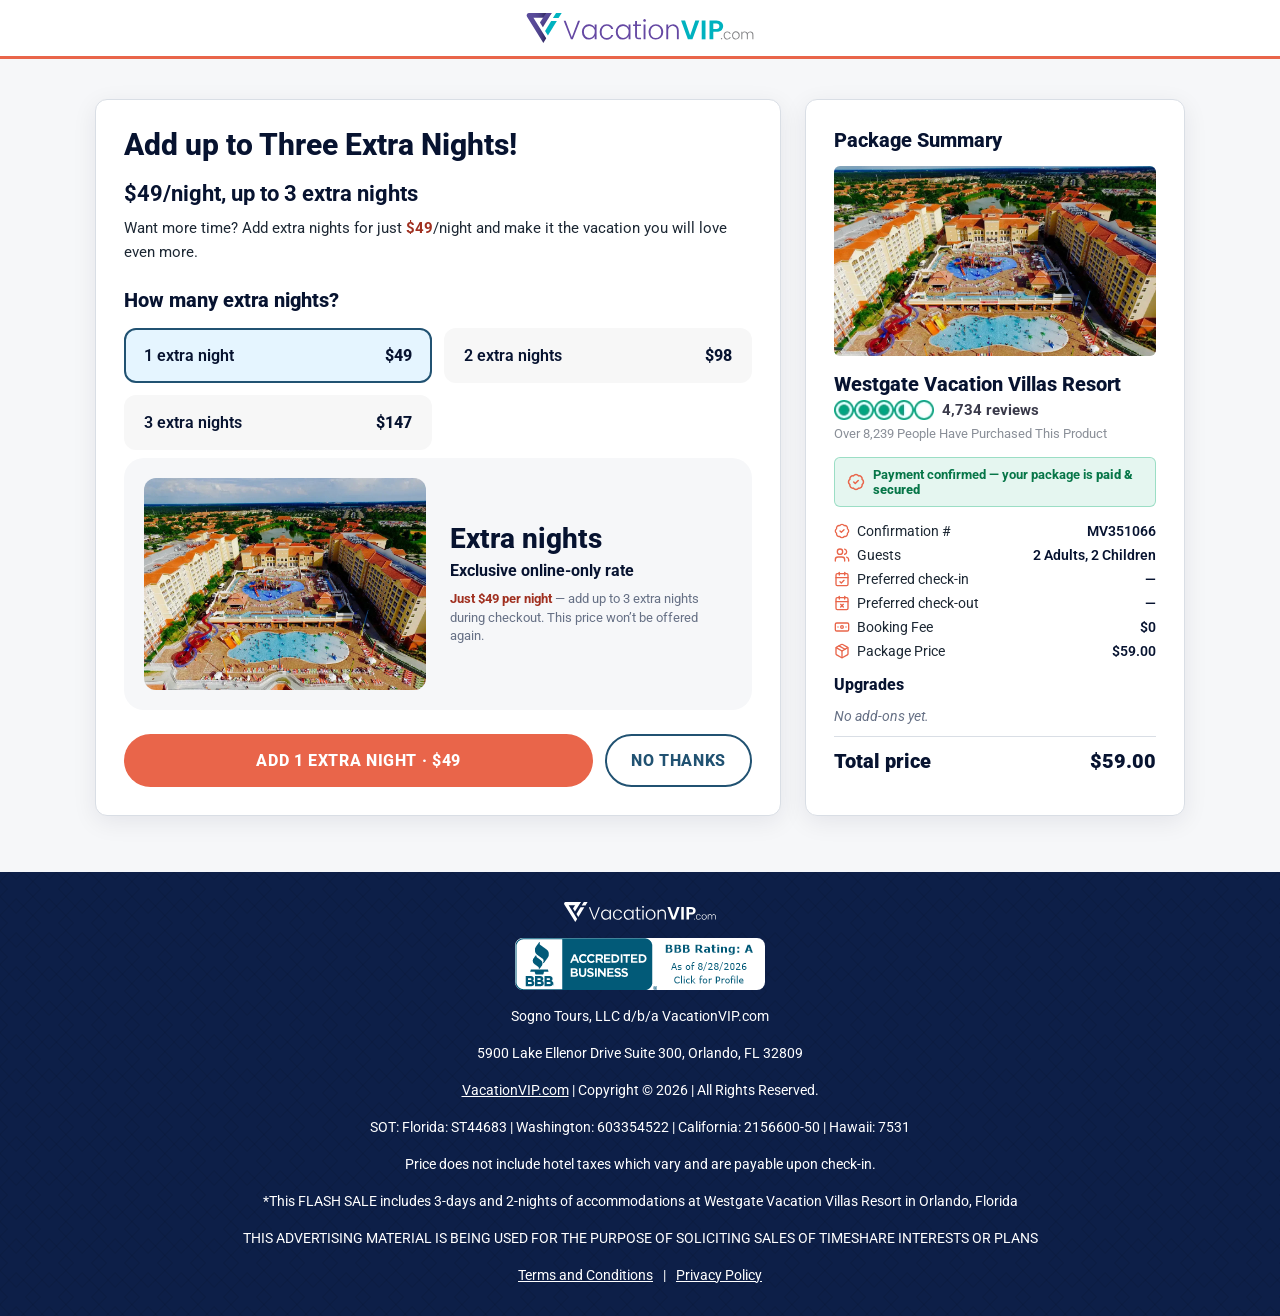
<file: payment-flow-w-upgrades/03-extend-stay.html>
<!DOCTYPE html>
<html lang="en">
<head>
  <meta charset="utf-8">
  <title>Add up to Three Extra Nights! | Orlando Getaway Checkout</title>
  <meta name="viewport" content="width=device-width, initial-scale=1">
  <meta name="theme-color" content="#fe5925" media="(prefers-color-scheme: light)">
  <meta name="theme-color" content="#fe5925" media="(prefers-color-scheme: dark)">
  <link href="https://fonts.googleapis.com" rel="preconnect">
  <link href="https://fonts.gstatic.com" rel="preconnect" crossorigin>
  <link href="https://fonts.googleapis.com/css2?family=Roboto:wght@300;400;500;600;700;800;900&display=swap" rel="stylesheet">
  <link rel="icon" type="image/png" sizes="32x32" href="assets/images/favicon-32x32.png">
  <link rel="apple-touch-icon" sizes="180x180" href="assets/images/apple-touch-icon.png">
  <link href="assets/css/brand.css" rel="stylesheet">
  <style>
    .up-grid { display: grid; grid-template-columns: minmax(0, 1fr) 380px; gap: 24px; align-items: stretch; width: 100%; max-width: var(--maxw); }
    @media (max-width: 900px) { .up-grid { grid-template-columns: 1fr; } }
    .up-summary { display: flex; flex-direction: column; }
    .up-summary > .pf-card { flex: 1 1 auto; }
    @media (min-width: 901px) { .up-summary { position: sticky; top: 20px; } }

    .tk-headline { font-size: 30px; font-weight: 800; color: var(--ink); margin: 0 0 20px; line-height: 1.1; }
    .tk-lead { font-size: 22px; font-weight: 700; color: var(--ink); margin: 0 0 10px; }
    .tk-desc { font-size: 15px; line-height: 1.6; color: var(--text); margin: 0 0 24px; }
    .tk-desc strong { color: var(--coral-dark); }
    .tk-save { font-size: 20px; font-weight: 800; color: var(--ink); margin: 0 0 16px; }

    .tk-card { display: flex; gap: 24px; background: var(--bg); border-radius: 20px; padding: 20px; align-items: center; margin-bottom: 16px; }
    @media (max-width: 620px) { .tk-card { flex-direction: column; } }
    .tk-card__img { flex: 1 1 0; min-width: 0; align-self: stretch; }
    .tk-card__img img { width: 100%; height: 100%; min-height: 180px; object-fit: cover; border-radius: 12px; }
    .tk-card__body { flex: 1 1 0; min-width: 0; }
    .tk-card__name { font-size: 28px; font-weight: 800; color: var(--ink); margin: 0 0 6px; }
    .tk-card__tag { font-size: 16px; font-weight: 700; color: var(--ink); margin: 0 0 10px; }
    .tk-card__copy { font-size: 13px; color: var(--muted); line-height: 1.4; margin: 0; }
    .tk-card__copy strong { color: var(--coral-dark); }

    .en-qty { display: grid; grid-template-columns: 1fr 1fr; gap: 12px; margin: 0 0 8px; }
    @media (max-width: 560px) { .en-qty { grid-template-columns: 1fr; } }
    .en-qty__opt {
      display: flex; align-items: center; justify-content: space-between; gap: 10px;
      border: 2px solid transparent; border-radius: 12px; padding: 16px 18px;
      background: #f7f7f7; cursor: pointer; text-align: left; font: inherit;
    }
    .en-qty__opt.is-selected { border-color: var(--navy); background: #e5f5ff; }
    .en-qty__label { font-size: 16px; font-weight: 600; color: var(--ink); }
    .en-qty__price { font-size: 16px; font-weight: 800; color: var(--ink); }

    .os-rating { display: flex; align-items: center; gap: 8px; font-size: 14px; color: var(--muted); }
    .up-list { margin: 16px 0; display: flex; flex-direction: column; gap: 8px; font-size: 14px; }
    .up-list .row { display: flex; justify-content: space-between; gap: 8px; }
    .up-list .k { color: var(--text); }
    .up-list .v { font-weight: 600; color: var(--ink); }
    .up-upgrades-title { font-weight: 800; color: var(--ink); margin: 14px 0 8px; }
    .up-total { display: flex; justify-content: space-between; font-size: 20px; font-weight: 900; color: var(--ink); border-top: 1px solid var(--line); padding-top: 12px; margin-top: 6px; }

    @media (max-width: 767px) {
      .tk-headline { font-size: 22px; margin: 0 0 12px; }
      .tk-lead { font-size: 18px; }
      .tk-desc { font-size: 14px; margin: 0 0 16px; }
      .tk-card__name { font-size: 22px; }
      .up-list { margin: 12px 0; }
      .up-total { font-size: 18px; padding-top: 10px; }
    }
  </style>
</head>
<body>

  <header class="pf-navbar">
    <img class="pf-navbar__logo" src="assets/images/vacationvip-logo.svg" alt="VacationVIP" width="254" height="33">
  </header>

  <main class="pf-main">
    <div class="up-grid">
      <section class="pf-card">
        <div class="pf-card__pad">
          <h1 class="tk-headline">Add up to Three Extra Nights!</h1>
          <p class="tk-lead">$49/night, up to 3 extra nights</p>
          <p class="tk-desc">Want more time? Add extra nights for just <strong class="en-price">$49</strong>/night and make it the vacation you will love even more.</p>

          <h2 class="tk-save">How many extra nights?</h2>
          <div class="en-qty" role="radiogroup" aria-label="Extra nights">
            <button type="button" class="en-qty__opt is-selected" data-qty="1" aria-pressed="true">
              <span class="en-qty__label">1 extra night</span>
              <span class="en-qty__price" data-en-total="1">$49</span>
            </button>
            <button type="button" class="en-qty__opt" data-qty="2" aria-pressed="false">
              <span class="en-qty__label">2 extra nights</span>
              <span class="en-qty__price" data-en-total="2">$98</span>
            </button>
            <button type="button" class="en-qty__opt" data-qty="3" aria-pressed="false">
              <span class="en-qty__label">3 extra nights</span>
              <span class="en-qty__price" data-en-total="3">$147</span>
            </button>
          </div>

          <div class="tk-card">
            <div class="tk-card__img"><img src="assets/images/resort.webp" alt="Westgate Vacation Villas Resort" width="1024" height="768"></div>
            <div class="tk-card__body">
              <div class="tk-card__name">Extra nights</div>
              <div class="tk-card__tag">Exclusive online-only rate</div>
              <p class="tk-card__copy"><strong>Just <span class="en-price">$49</span> per night</strong> &mdash; add up to 3 extra nights during checkout. This price won&rsquo;t be offered again.</p>
            </div>
          </div>

          <div class="pf-actionbar">
            <button type="button" class="pf-btn cont" id="addBtn">Add 1 extra night &middot; $49</button>
            <button type="button" class="pf-btn pf-btn--ghost skip" id="skipBtn">No thanks</button>
          </div>
        </div>
      </section>

      <aside class="up-summary">
        <div class="pf-card">
          <div class="pf-card__pad">
            <h2 class="pf-title" style="margin-bottom:14px;">Package Summary</h2>
            <div class="os-review-head">
              <img class="pf-summary__img" src="assets/images/resort.webp" alt="Westgate Vacation Villas Resort" width="1024" height="768">
              <div class="os-review-info">
                <div class="pf-summary__name" id="sumName">Westgate Vacation Villas Resort</div>
                <div class="os-rating">
                  <img class="os-rating__bubbles" src="assets/images/ta-rating.webp" alt="Rated 4 out of 5" loading="lazy" width="110" height="22">
                  <span class="os-rating__reviews"><strong id="sumReviews">4,734</strong> reviews</span>
                </div>
                <p class="os-purchased">Over 8,239 People Have Purchased This Product</p>
              </div>
            </div>

            <div class="up-paid-banner"><i data-lucide="badge-check" class="pf-i"></i><span>Payment confirmed &mdash; your package is <strong>paid &amp; secured</strong></span></div>

            <div class="up-list">
              <div class="row"><span class="k"><i data-lucide="badge-check" class="pf-i"></i>Confirmation #</span><span class="v" id="sumConf">&mdash;</span></div>
              <div class="row"><span class="k"><i data-lucide="users" class="pf-i"></i>Guests</span><span class="v" id="sumGuests">2 Adults, 2 Children</span></div>
              <div class="row"><span class="k"><i data-lucide="calendar-check" class="pf-i"></i>Preferred check-in</span><span class="v" id="sumCheckIn">&mdash;</span></div>
              <div class="row"><span class="k"><i data-lucide="calendar-x" class="pf-i"></i>Preferred check-out</span><span class="v" id="sumCheckOut">&mdash;</span></div>
              <div class="row"><span class="k"><i data-lucide="banknote" class="pf-i"></i>Booking Fee</span><span class="v">$0</span></div>
              <div class="row"><span class="k"><i data-lucide="package" class="pf-i"></i>Package Price</span><span class="v" id="sumPkg">$59</span></div>
            </div>

            <div class="up-upgrades-title">Upgrades</div>
            <div id="upgradeList"></div>

            <div class="up-total"><span>Total price</span><span id="sumTotal">$59</span></div>
          </div>
        </div>
      </aside>
    </div>
  </main>

  <div class="pf-toast-wrap" id="toastWrap" aria-live="polite"></div>

  <div class="pf-modal" id="retainModal" role="dialog" aria-modal="true" aria-labelledby="retainTitle" aria-hidden="true">
    <div class="pf-modal__card">
      <button type="button" class="pf-modal__close" id="retainClose" aria-label="Close">&times;</button>
      <div class="pf-modal__head">
        <i data-lucide="sparkles" class="pf-modal__icon" aria-hidden="true"></i>
        <h2 class="pf-modal__title" id="retainTitle">Wait! Are You Sure?</h2>
      </div>
      <div class="pf-modal__body">
        <p>Want more time? Add extra nights for just <strong class="en-price">$49</strong>/night and make it the vacation you will love even more.</p>
        <p><strong>So, do you want to add extra nights?</strong></p>
      </div>
      <div class="pf-modal__actions">
        <button type="button" class="pf-btn" id="retainYes">Yes, Add Extra Nights</button>
        <button type="button" class="pf-btn pf-btn--ghost" id="retainNo">Skip</button>
      </div>
    </div>
  </div>

  <footer class="pf-footer">
    <img class="pf-footer__logo" src="assets/images/vacationvip-logo-f.svg" alt="VacationVIP" width="154" height="20">
    <a class="pf-footer__bbb" href="https://www.bbb.org/us/fl/belle-isle/profile/vacation-certificates-and-vouchers/vacationvip-com-0733-235962636/#sealclick" target="_blank" rel="nofollow noopener">
      <img src="assets/images/bbb-seal.png" alt="VacationVIP.com BBB Business Review" width="250" height="52">
    </a>
    <p class="pf-footer__legal">Sogno Tours, LLC d/b/a VacationVIP.com</p>
    <p class="pf-footer__legal">5900 Lake Ellenor Drive Suite 300, Orlando, FL 32809</p>
    <p class="pf-footer__legal"><a href="https://vacationvip.com/" target="_blank" rel="noopener">VacationVIP.com</a> | Copyright &copy; <span data-year>2026</span> | All Rights Reserved.</p>
    <p class="pf-footer__legal">SOT: Florida: ST44683 | Washington: 603354522 | California: 2156600-50 | Hawaii: 7531</p>
    <p class="pf-footer__legal">Price does not include hotel taxes which vary and are payable upon check-in.</p>
    <p class="pf-footer__legal">*This FLASH SALE includes 3-days and 2-nights of accommodations at Westgate Vacation Villas Resort in Orlando, Florida</p>
    <p class="pf-footer__legal">THIS ADVERTISING MATERIAL IS BEING USED FOR THE PURPOSE OF SOLICITING SALES OF TIMESHARE INTERESTS OR PLANS</p>
    <div class="pf-footer__links">
      <a href="../terms-and-conditions.html">Terms and Conditions</a>
      <span>|</span>
      <a href="../privacy-policy.html">Privacy Policy</a>
    </div>
    <img class="pf-footer__eho" src="assets/images/EHO-Logo.svg" alt="Equal Housing Opportunity">
  </footer>

  <script src="assets/libs/lucide/lucide.min.js"></script>
  <script src="assets/js/flow-state.js"></script>
  <script src="assets/js/legal-modal.js"></script>
  <script>
  (function () {
    var NIGHT_CENTS = 4900; // $49 per extra night, max 3
    var qty = 1;
    var s = FlowState.get();

    if (!s.confirmationNo) {
      s = FlowState.set({ confirmationNo: "MV" + Math.floor(100000 + Math.random() * 899999) });
    }

    function moneyProse(cents) { return FlowState.money(cents).replace(/\.00$/, ""); }
    Array.prototype.forEach.call(document.querySelectorAll(".en-price"), function (el) {
      el.textContent = moneyProse(NIGHT_CENTS);
    });
    Array.prototype.forEach.call(document.querySelectorAll("[data-en-total]"), function (el) {
      var n = parseInt(el.getAttribute("data-en-total"), 10) || 1;
      el.textContent = moneyProse(NIGHT_CENTS * n);
    });

    document.getElementById("sumName").innerHTML = s.resortName;
    document.getElementById("sumConf").textContent = s.confirmationNo;
    document.getElementById("sumGuests").textContent = s.guestsLabel;
    document.getElementById("sumPkg").textContent = FlowState.money(s.priceCents);
    document.querySelectorAll("[data-year]").forEach(function (el) { el.textContent = new Date().getFullYear(); });

    var fmt = function (t) { return t ? new Date(t).toLocaleDateString("en-US", { year: "numeric", month: "numeric", day: "numeric" }) : "\u2014"; };
    document.getElementById("sumCheckIn").textContent = fmt(s.dates.checkIn);
    document.getElementById("sumCheckOut").textContent = fmt(s.dates.checkOut);

    var addBtn = document.getElementById("addBtn");
    function syncAddLabel() {
      var label = qty === 1 ? "Add 1 extra night" : "Add " + qty + " extra nights";
      addBtn.textContent = label + " \u00b7 " + moneyProse(NIGHT_CENTS * qty);
    }
    syncAddLabel();

    document.querySelectorAll(".en-qty__opt").forEach(function (btn) {
      btn.addEventListener("click", function () {
        qty = parseInt(btn.getAttribute("data-qty"), 10) || 1;
        document.querySelectorAll(".en-qty__opt").forEach(function (el) {
          var on = el === btn;
          el.classList.toggle("is-selected", on);
          el.setAttribute("aria-pressed", on ? "true" : "false");
        });
        syncAddLabel();
      });
    });

    function hasExtend() { return !!FlowState.findUpsell("extend_stay"); }
    function updateTotals() { document.getElementById("sumTotal").textContent = FlowState.money(FlowState.totalCents()); }
    var CART_OPTS = { editable: false };
    PFUpsells.render("upgradeList", CART_OPTS);
    updateTotals();

    function goNext() { window.location.href = "03-bonus.html" + window.location.search; }

    function addExtend(n) {
      if (hasExtend()) { FlowState.removeUpsell("extend_stay"); }
      FlowState.addUpsell("extend_stay", n, NIGHT_CENTS);
      FlowState.markDecided("extend_stay");
      PFUpsells.render("upgradeList", CART_OPTS);
      updateTotals();
      PFToast(n === 1 ? "1 extra night added!" : n + " extra nights added!");
      setTimeout(goNext, 1800);
    }

    var modal = document.getElementById("retainModal");
    function openModal() { modal.classList.add("is-open"); modal.setAttribute("aria-hidden", "false"); }
    function closeModal() { modal.classList.remove("is-open"); modal.setAttribute("aria-hidden", "true"); }

    addBtn.addEventListener("click", function () { addExtend(qty); });
    document.getElementById("skipBtn").addEventListener("click", openModal);

    function declineExtend() {
      closeModal();
      if (hasExtend()) { FlowState.removeUpsell("extend_stay"); }
      FlowState.markDecided("extend_stay");
      PFUpsells.render("upgradeList", CART_OPTS);
      updateTotals();
      goNext();
    }
    document.getElementById("retainYes").addEventListener("click", function () { closeModal(); addExtend(qty); });
    document.getElementById("retainNo").addEventListener("click", declineExtend);
    document.getElementById("retainClose").addEventListener("click", closeModal);
    modal.addEventListener("click", function (e) { if (e.target === modal) closeModal(); });

    if (window.lucide) lucide.createIcons();
  })();
  </script>
</body>
</html>
</file>
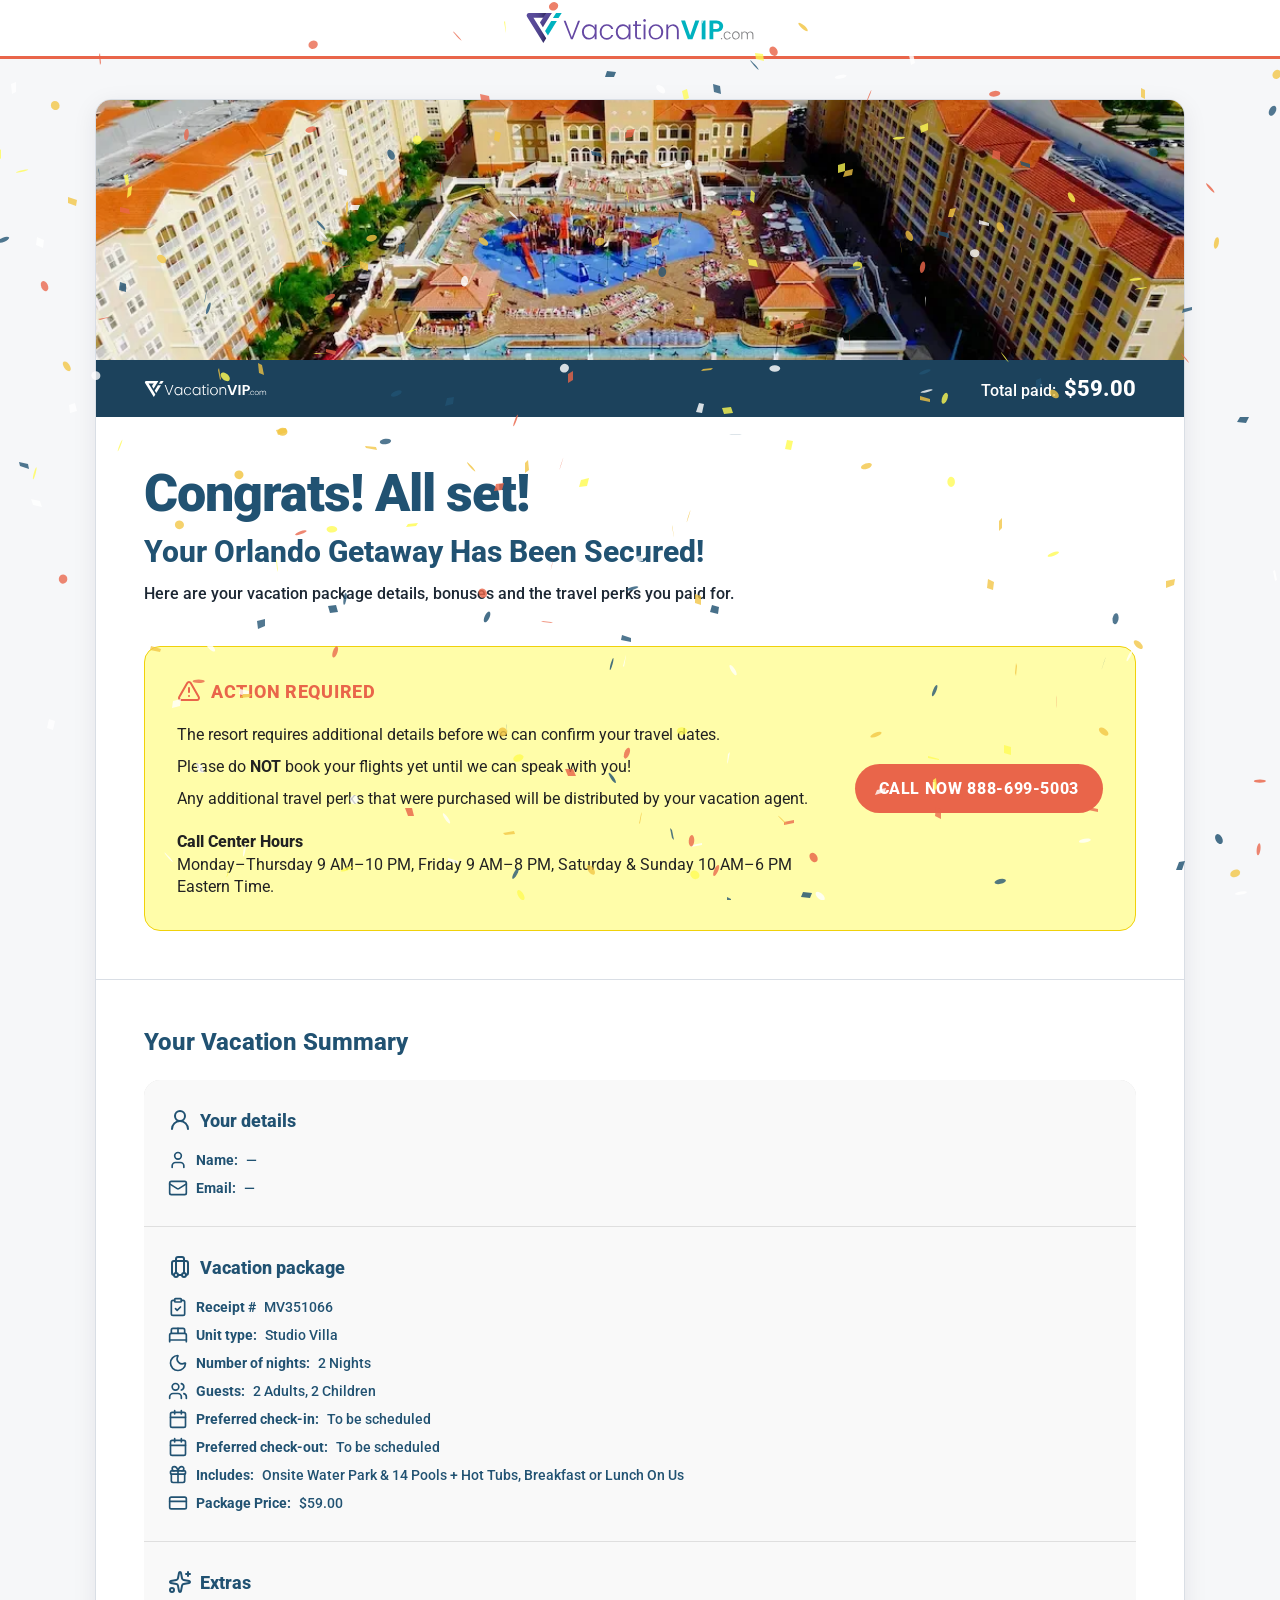
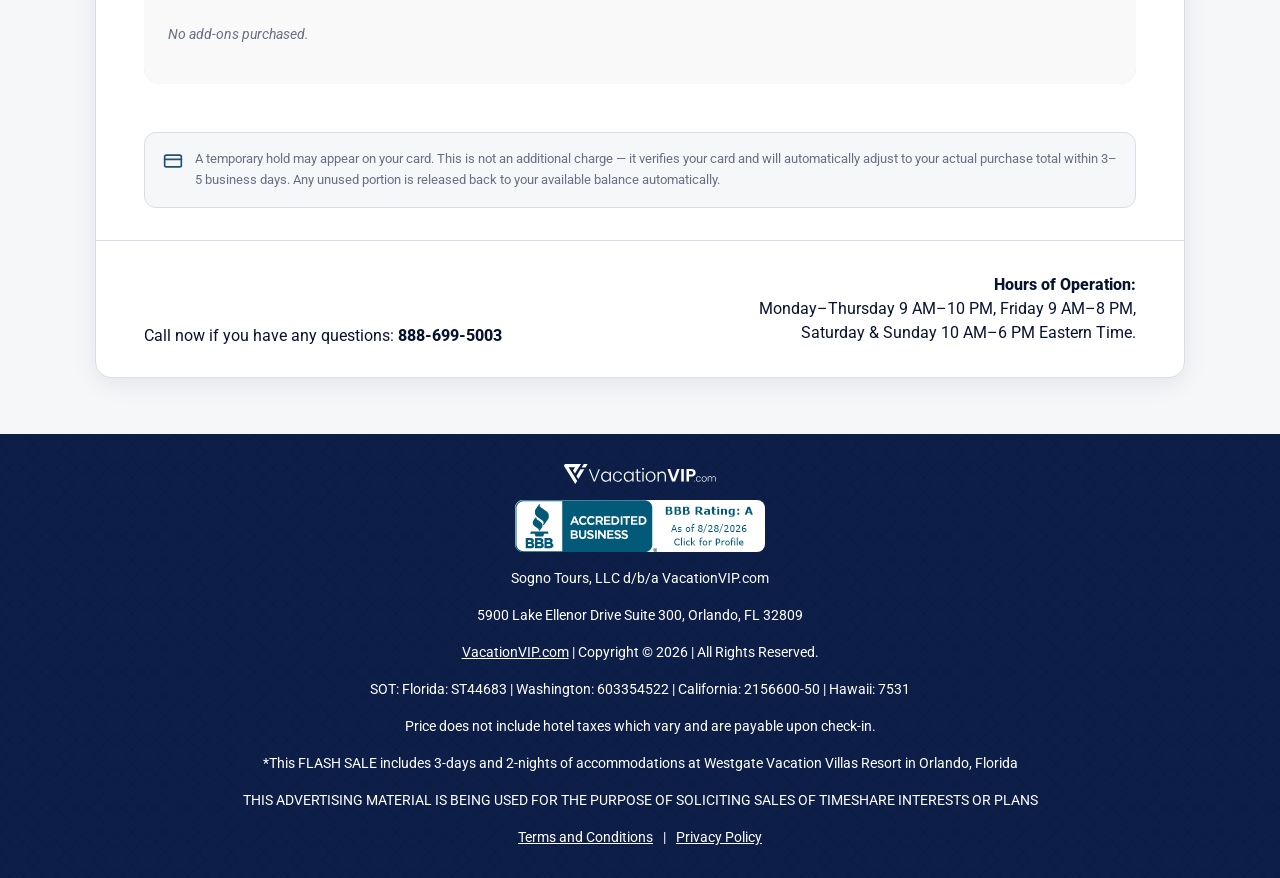
<file: payment-flow-w-upgrades/04-secured.html>
<!DOCTYPE html>
<html lang="en">
<head>
  <meta charset="utf-8">
  <title>You're All Set! | Orlando Getaway Checkout</title>
  <meta name="viewport" content="width=device-width, initial-scale=1">
  <meta name="theme-color" content="#fe5925" media="(prefers-color-scheme: light)">
  <meta name="theme-color" content="#fe5925" media="(prefers-color-scheme: dark)">
  <link href="https://fonts.googleapis.com" rel="preconnect">
  <link href="https://fonts.gstatic.com" rel="preconnect" crossorigin>
  <link href="https://fonts.googleapis.com/css2?family=Roboto:wght@300;400;500;600;700;800;900&display=swap" rel="stylesheet">
  <link rel="icon" type="image/png" sizes="32x32" href="assets/images/favicon-32x32.png">
  <link rel="apple-touch-icon" sizes="180x180" href="assets/images/apple-touch-icon.png">
  <link href="assets/css/brand.css" rel="stylesheet">
  <style>
    /* ===== Confirmation — mirrors Mass 106's 05-confirmation layout ===== */
    .ty-wrap { width: 100%; max-width: var(--maxw); }
    .ty-card { background: var(--white); border: 1px solid var(--line); border-radius: 16px; box-shadow: var(--shadow-card); overflow: hidden; }

    /* Topper: hero photo + navy "total paid" strip */
    .ty-topper { display: flex; flex-direction: column; }
    .ty-hero { width: 100%; height: 260px; object-fit: cover; display: block; }
    .ty-paid { background: #1c425c; display: flex; align-items: center; justify-content: space-between; gap: 12px; padding: 16px 48px; }
    .ty-paid__logo { height: 16px; width: auto; }
    .ty-paid__total { color: #fff; font-size: 16px; font-weight: 500; display: flex; align-items: baseline; gap: 8px; }
    .ty-paid__total strong { font-size: 22px; font-weight: 800; }

    /* Intro + action box */
    .ty-body { padding: 48px; display: flex; flex-direction: column; gap: 40px; }
    .ty-intro { display: flex; flex-direction: column; gap: 12px; color: var(--navy); }
    .ty-h1 { font-size: 52px; font-weight: 900; line-height: 1.1; letter-spacing: -.02em; margin: 0; }
    .ty-h2 { font-size: 30px; font-weight: 800; line-height: 1.2; margin: 0; }
    .ty-lead { font-size: 16px; font-weight: 500; line-height: 1.5; color: var(--text); margin: 0; }

    .ty-action { background: #fffda9; border: 1px solid #f0d10a; border-radius: 16px; padding: 32px; display: flex; flex-wrap: wrap; align-items: flex-end; gap: 32px; }
    .ty-action__main { flex: 1 1 340px; min-width: 280px; display: flex; flex-direction: column; gap: 20px; }
    .ty-action__head { display: flex; align-items: center; gap: 10px; color: var(--coral); font-size: 18px; font-weight: 800; letter-spacing: .04em; text-transform: uppercase; }
    .ty-action__head .pf-i { width: 24px; height: 24px; color: var(--coral); }
    .ty-action__body { font-size: 16px; line-height: 1.5; color: #222; }
    .ty-action__body p { margin: 0 0 8px; }
    .ty-action__body p:last-child { margin-bottom: 0; }
    .ty-action__hours { font-size: 16px; color: #222; line-height: 1.4; }
    .ty-action__hours strong { font-weight: 800; }
    .ty-action__btn { width: auto; flex: 0 0 auto; align-self: center; }

    /* Vacation summary */
    .ty-section { border-top: 1px solid var(--line); padding: 48px; }
    .ty-sec-title { font-size: 24px; font-weight: 800; color: var(--navy); margin: 0 0 24px; }
    .ty-list { background: #dfdfdf; border-radius: 16px; overflow: hidden; display: flex; flex-direction: column; gap: 1px; }
    .ty-block { background: #f9f9f9; padding: 28px 24px; display: flex; flex-direction: column; gap: 18px; }
    .ty-block__head { display: flex; align-items: center; gap: 8px; font-size: 18px; font-weight: 800; color: var(--navy); }
    .ty-block__head .pf-i { width: 24px; height: 24px; color: var(--navy); }
    .ty-lines { display: flex; flex-direction: column; gap: 8px; }
    .ty-line { display: flex; align-items: center; gap: 8px; font-size: 14px; color: var(--navy); }
    .ty-line .pf-i { width: 20px; height: 20px; flex: 0 0 auto; color: var(--navy); }
    .ty-line .k { font-weight: 700; }
    .ty-line .v { font-weight: 500; }
    /* Extras rows: label left, price pushed right */
    .ty-extra { display: flex; align-items: center; gap: 8px; font-size: 14px; color: var(--navy); }
    .ty-extra .pf-i { width: 20px; height: 20px; flex: 0 0 auto; color: var(--navy); }
    .ty-extra .k { font-weight: 500; flex: 1 1 auto; }
    .ty-extra .qty { font-size: 12px; color: var(--muted); font-weight: 500; }
    .ty-extra .v { font-weight: 800; white-space: nowrap; }
    .ty-empty { font-size: 14px; color: var(--muted); font-style: italic; }

    /* Temporary card-hold disclaimer */
    .ty-hold { display: flex; gap: 12px; align-items: flex-start; margin: 0 48px 32px; background: var(--bg); border: 1px solid var(--line); border-radius: var(--radius); padding: 16px 18px; }
    .ty-hold .pf-i { width: 20px; height: 20px; flex: 0 0 auto; color: var(--navy); margin-top: 2px; }
    .ty-hold p { margin: 0; font-size: 13px; line-height: 1.6; color: var(--muted); }

    /* Contacts row */
    .ty-contacts { border-top: 1px solid var(--line); padding: 32px 48px; display: flex; align-items: flex-end; justify-content: space-between; gap: 16px; font-size: 16px; color: var(--ink); }
    .ty-contacts p { margin: 0; }
    .ty-contacts strong { font-weight: 800; }
    .ty-hours { text-align: right; line-height: 1.5; }

    /* Responsive */
    @media (max-width: 767px) {
      .ty-hero { height: 170px; }
      .ty-paid { padding: 12px 16px; }
      .ty-paid__total { font-size: 14px; }
      .ty-paid__total strong { font-size: 18px; }
      .ty-body { padding: 24px 18px; gap: 28px; }
      .ty-h1 { font-size: 34px; }
      .ty-h2 { font-size: 22px; }
      .ty-lead { font-size: 14px; }
      .ty-action { padding: 20px; gap: 20px; }
      .ty-action__main { min-width: 0; gap: 16px; }
      .ty-action__head { font-size: 16px; }
      .ty-action__body { font-size: 14px; }
      .ty-action__hours { font-size: 14px; }
      .ty-action__btn { width: 100%; align-self: stretch; }
      .ty-section { padding: 24px 18px; }
      .ty-sec-title { font-size: 20px; margin-bottom: 16px; }
      .ty-block { padding: 20px 16px; gap: 14px; }
      .ty-block__head { font-size: 16px; }
      .ty-hold { margin: 0 18px 24px; }
      .ty-contacts { flex-direction: column; align-items: flex-start; padding: 24px 18px; font-size: 14px; }
      .ty-hours { text-align: left; }
    }
  </style>
</head>
<body>

  <header class="pf-navbar">
    <img class="pf-navbar__logo" src="assets/images/vacationvip-logo.svg" alt="VacationVIP" width="254" height="33">
  </header>

  <main class="pf-main">
    <div class="ty-wrap">
      <div class="ty-card">

        <!-- Topper: hero + total paid -->
        <div class="ty-topper">
          <img class="ty-hero" src="assets/images/resort.webp" alt="Westgate Vacation Villas Resort">
          <div class="ty-paid">
            <img class="ty-paid__logo" src="assets/images/vacationvip-logo-f.svg" alt="VacationVIP">
            <div class="ty-paid__total">Total paid: <strong id="totalPaid">$59</strong></div>
          </div>
        </div>

        <!-- Intro + action required -->
        <div class="ty-body">
          <div class="ty-intro">
            <h1 class="ty-h1">Congrats! All set!</h1>
            <p class="ty-h2">Your Orlando Getaway Has Been Secured!</p>
            <p class="ty-lead">Here are your vacation package details, bonuses and the travel perks you paid for.</p>
          </div>

          <div class="ty-action">
            <div class="ty-action__main">
              <div class="ty-action__head"><i data-lucide="triangle-alert" class="pf-i" aria-hidden="true"></i> Action Required</div>
              <div class="ty-action__body">
                <p>The resort requires additional details before we can confirm your travel dates.</p>
                <p>Please do <strong>NOT</strong> book your flights yet until we can speak with you!</p>
                <p>Any additional travel perks that were purchased will be distributed by your vacation agent.</p>
              </div>
              <div class="ty-action__hours"><strong>Call Center Hours</strong><br>Monday&ndash;Thursday 9 AM&ndash;10 PM, Friday 9 AM&ndash;8 PM, Saturday &amp; Sunday 10 AM&ndash;6 PM Eastern Time.</div>
            </div>
            <a class="pf-btn ty-action__btn" href="tel:8886995003">Call Now 888-699-5003</a>
          </div>
        </div>

        <!-- Vacation summary -->
        <div class="ty-section">
          <h2 class="ty-sec-title">Your Vacation Summary</h2>
          <div class="ty-list">
            <div class="ty-block">
              <div class="ty-block__head"><i data-lucide="user-round" class="pf-i" aria-hidden="true"></i> Your details</div>
              <div class="ty-lines">
                <div class="ty-line"><i data-lucide="user" class="pf-i"></i><span class="k">Name:</span><span class="v" id="guestName">&mdash;</span></div>
                <div class="ty-line"><i data-lucide="mail" class="pf-i"></i><span class="k">Email:</span><span class="v" id="guestEmail">&mdash;</span></div>
              </div>
            </div>

            <div class="ty-block">
              <div class="ty-block__head"><i data-lucide="luggage" class="pf-i" aria-hidden="true"></i> Vacation package</div>
              <div class="ty-lines">
                <div class="ty-line"><i data-lucide="clipboard-check" class="pf-i"></i><span class="k">Receipt #</span><span class="v" id="receiptNo">&mdash;</span></div>
                <div class="ty-line"><i data-lucide="bed-double" class="pf-i"></i><span class="k">Unit type:</span><span class="v" id="unitType">Studio Villa</span></div>
                <div class="ty-line"><i data-lucide="moon" class="pf-i"></i><span class="k">Number of nights:</span><span class="v">2 Nights</span></div>
                <div class="ty-line"><i data-lucide="users" class="pf-i"></i><span class="k">Guests:</span><span class="v" id="sumGuests">2 Adults, 2 Children</span></div>
                <div class="ty-line"><i data-lucide="calendar" class="pf-i"></i><span class="k">Preferred check-in:</span><span class="v" id="checkIn">&mdash;</span></div>
                <div class="ty-line"><i data-lucide="calendar" class="pf-i"></i><span class="k">Preferred check-out:</span><span class="v" id="checkOut">&mdash;</span></div>
                <div class="ty-line"><i data-lucide="gift" class="pf-i"></i><span class="k">Includes:</span><span class="v">Onsite Water Park &amp; 14 Pools + Hot Tubs, Breakfast or Lunch On Us</span></div>
                <div class="ty-line"><i data-lucide="credit-card" class="pf-i"></i><span class="k">Package Price:</span><span class="v" id="pkgPrice">$59</span></div>
              </div>
            </div>

            <div class="ty-block">
              <div class="ty-block__head"><i data-lucide="sparkles" class="pf-i" aria-hidden="true"></i> Extras</div>
              <div class="ty-lines" id="extrasList"></div>
            </div>
          </div>
        </div>

        <!-- Temporary card-hold disclaimer -->
        <div class="ty-hold" role="note">
          <i data-lucide="credit-card" class="pf-i" aria-hidden="true"></i>
          <p>A temporary hold may appear on your card. This is not an additional charge &mdash; it verifies your card and will automatically adjust to your actual purchase total within 3&ndash;5 business days. Any unused portion is released back to your available balance automatically.</p>
        </div>

        <!-- Contacts -->
        <div class="ty-contacts">
          <p>Call now if you have any questions: <strong>888-699-5003</strong></p>
          <p class="ty-hours"><strong>Hours of Operation:</strong><br>Monday&ndash;Thursday 9 AM&ndash;10 PM, Friday 9 AM&ndash;8 PM,<br>Saturday &amp; Sunday 10 AM&ndash;6 PM Eastern Time.</p>
        </div>

      </div>
    </div>
  </main>

  <footer class="pf-footer">
    <img class="pf-footer__logo" src="assets/images/vacationvip-logo-f.svg" alt="VacationVIP" width="154" height="20">
    <a class="pf-footer__bbb" href="https://www.bbb.org/us/fl/belle-isle/profile/vacation-certificates-and-vouchers/vacationvip-com-0733-235962636/#sealclick" target="_blank" rel="nofollow noopener">
      <img src="assets/images/bbb-seal.png" alt="VacationVIP.com BBB Business Review" width="250" height="52">
    </a>
    <p class="pf-footer__legal">Sogno Tours, LLC d/b/a VacationVIP.com</p>
    <p class="pf-footer__legal">5900 Lake Ellenor Drive Suite 300, Orlando, FL 32809</p>
    <p class="pf-footer__legal"><a href="https://vacationvip.com/" target="_blank" rel="noopener">VacationVIP.com</a> | Copyright &copy; <span data-year>2026</span> | All Rights Reserved.</p>
    <p class="pf-footer__legal">SOT: Florida: ST44683 | Washington: 603354522 | California: 2156600-50 | Hawaii: 7531</p>
    <p class="pf-footer__legal">Price does not include hotel taxes which vary and are payable upon check-in.</p>
    <p class="pf-footer__legal">*This FLASH SALE includes 3-days and 2-nights of accommodations at Westgate Vacation Villas Resort in Orlando, Florida</p>
    <p class="pf-footer__legal">THIS ADVERTISING MATERIAL IS BEING USED FOR THE PURPOSE OF SOLICITING SALES OF TIMESHARE INTERESTS OR PLANS</p>
    <div class="pf-footer__links">
      <a href="../terms-and-conditions.html">Terms and Conditions</a>
      <span>|</span>
      <a href="../privacy-policy.html">Privacy Policy</a>
    </div>
    <img class="pf-footer__eho" src="assets/images/EHO-Logo.svg" alt="Equal Housing Opportunity">
  </footer>

  <script src="assets/libs/lucide/lucide.min.js"></script>
  <script src="assets/libs/canvas-confetti/confetti.browser.min.js"></script>
  <script src="assets/js/celebrate.js"></script>
  <script src="assets/js/flow-state.js"></script>
  <script src="assets/js/legal-modal.js"></script>
  <script>
  (function () {
    var s = FlowState.get();
    if (!s.confirmationNo) s = FlowState.set({ confirmationNo: "MV" + Math.floor(100000 + Math.random() * 899999) });

    document.getElementById("receiptNo").textContent = s.confirmationNo;
    document.getElementById("sumGuests").textContent = s.guestsLabel;
    document.getElementById("unitType").textContent = s.roomLabel || "Studio Villa";
    document.getElementById("totalPaid").textContent = FlowState.money(FlowState.totalCents());
    document.getElementById("pkgPrice").textContent = FlowState.money(s.priceCents);
    document.querySelectorAll("[data-year]").forEach(function (el) { el.textContent = new Date().getFullYear(); });

    // Lead capture — surface the Name + Email collected on the order-details form.
    var g = s.guest || {};
    var fullName = ((g.firstName || "") + " " + (g.lastName || "")).trim();
    document.getElementById("guestName").textContent = fullName || "\u2014";
    document.getElementById("guestEmail").textContent = g.email || "\u2014";

    var fmt = function (t) { return t ? new Date(t).toLocaleDateString("en-US", { year: "numeric", month: "2-digit", day: "2-digit" }) : "To be scheduled"; };
    document.getElementById("checkIn").textContent = fmt(s.dates && s.dates.checkIn);
    document.getElementById("checkOut").textContent = fmt(s.dates && s.dates.checkOut);

    // Extras = purchased upgrades, rendered with the shared catalog labels/icons.
    var CAT = {};
    (FlowState.upsellCatalog || []).forEach(function (c) { CAT[c.type] = c; });
    var LABELS = { extend_stay: "Extra-night upgrades", bonus_vacation: "Bonus Trip (3-Day/2-Night Additional Vacation)", travel_protection: "Booking Protection" };
    var ICONS = { extend_stay: "moon", bonus_vacation: "palmtree", travel_protection: "shield-check" };
    var ups = s.upsells || [];
    var host = document.getElementById("extrasList");
    if (ups.length) {
      host.innerHTML = ups.map(function (u) {
        var label = LABELS[u.type] || (CAT[u.type] && CAT[u.type].label) || u.type;
        var icon = ICONS[u.type] || (CAT[u.type] && CAT[u.type].icon) || "bookmark";
        var qtySuffix = (u.qty && u.qty > 1)
          ? '<span class="qty">(\u00d7 ' + u.qty + (u.type === "extend_stay" ? " nights" : "") + ")</span>"
          : "";
        var price = FlowState.money((u.priceCents || 0) * (u.qty || 1));
        return '<div class="ty-extra"><i data-lucide="' + icon + '" class="pf-i"></i>'
          + '<span class="k">' + label + " " + qtySuffix + "</span>"
          + '<span class="v">' + price + "</span></div>";
      }).join("");
    } else {
      host.innerHTML = '<p class="ty-empty">No add-ons purchased.</p>';
    }

    if (window.lucide) lucide.createIcons();

    // Celebrate the completed booking: brand-colored confetti + a
    // "cha-ching" cash-register cue (honors prefers-reduced-motion).
    if (window.Celebrate) {
      if (document.readyState === "complete") Celebrate.fire();
      else window.addEventListener("load", function () { Celebrate.fire(); });
    }
  })();
  </script>
</body>
</html>
</file>
<file: css/webflow.css>
@font-face {
  font-family: 'webflow-icons';
  src: url("[data-uri]") format('truetype');
  font-weight: normal;
  font-style: normal;
}
[class^="w-icon-"],
[class*=" w-icon-"] {
  /* use !important to prevent issues with browser extensions that change fonts */
  font-family: 'webflow-icons' !important;
  speak: none;
  font-style: normal;
  font-weight: normal;
  font-variant: normal;
  text-transform: none;
  line-height: 1;
  /* Better Font Rendering =========== */
  -webkit-font-smoothing: antialiased;
  -moz-osx-font-smoothing: grayscale;
}
.w-icon-slider-right:before {
  content: "\e600";
}
.w-icon-slider-left:before {
  content: "\e601";
}
.w-icon-nav-menu:before {
  content: "\e602";
}
.w-icon-arrow-down:before,
.w-icon-dropdown-toggle:before {
  content: "\e603";
}
.w-icon-file-upload-remove:before {
  content: "\e900";
}
.w-icon-file-upload-icon:before {
  content: "\e903";
}
* {
  -webkit-box-sizing: border-box;
  -moz-box-sizing: border-box;
  box-sizing: border-box;
}
html {
  height: 100%;
}
body {
  margin: 0;
  min-height: 100%;
  background-color: #fff;
  font-family: Arial, sans-serif;
  font-size: 14px;
  line-height: 20px;
  color: #333;
}
img {
  max-width: 100%;
  vertical-align: middle;
  display: inline-block;
}
html.w-mod-touch * {
  background-attachment: scroll !important;
}
.w-block {
  display: block;
}
.w-inline-block {
  max-width: 100%;
  display: inline-block;
}
.w-clearfix:before,
.w-clearfix:after {
  content: " ";
  display: table;
  grid-column-start: 1;
  grid-row-start: 1;
  grid-column-end: 2;
  grid-row-end: 2;
}
.w-clearfix:after {
  clear: both;
}
.w-hidden {
  display: none;
}
.w-button {
  display: inline-block;
  padding: 9px 15px;
  background-color: #3898EC;
  color: white;
  border: 0;
  line-height: inherit;
  text-decoration: none;
  cursor: pointer;
  border-radius: 0;
}
input.w-button {
  -webkit-appearance: button;
}
html[data-w-dynpage] [data-w-cloak] {
  color: transparent !important;
}
.w-code-block {
  margin: unset;
}
pre.w-code-block code {
  all: inherit;
}
.w-optimization {
  display: contents;
}
.w-webflow-badge,
.w-webflow-badge > img {
  box-sizing: unset;
  width: unset;
  height: unset;
  max-height: unset;
  max-width: unset;
  min-height: unset;
  min-width: unset;
  margin: unset;
  padding: unset;
  float: unset;
  clear: unset;
  border: unset;
  border-radius: unset;
  background: unset;
  background-image: unset;
  background-position: unset;
  background-size: unset;
  background-repeat: unset;
  background-origin: unset;
  background-clip: unset;
  background-attachment: unset;
  background-color: unset;
  box-shadow: unset;
  transform: unset;
  transition: unset;
  direction: unset;
  font-family: unset;
  font-weight: unset;
  color: unset;
  font-size: unset;
  line-height: unset;
  font-style: unset;
  font-variant: unset;
  text-align: unset;
  letter-spacing: unset;
  text-decoration: unset;
  text-indent: unset;
  text-transform: unset;
  list-style-type: unset;
  text-shadow: unset;
  vertical-align: unset;
  cursor: unset;
  white-space: unset;
  word-break: unset;
  word-spacing: unset;
  word-wrap: unset;
}
.w-webflow-badge {
  position: fixed !important;
  display: inline-block !important;
  visibility: visible !important;
  opacity: 1 !important;
  z-index: 2147483647 !important;
  top: auto !important;
  right: 12px !important;
  bottom: 12px !important;
  left: auto !important;
  color: #aaadb0 !important;
  background-color: #fff !important;
  border-radius: 3px !important;
  padding: 6px !important;
  font-size: 12px !important;
  line-height: 14px !important;
  text-decoration: none !important;
  transform: none !important;
  margin: 0 !important;
  width: auto !important;
  height: auto !important;
  overflow: unset !important;
  white-space: nowrap;
  box-shadow: 0 0 0 1px rgba(0, 0, 0, 0.1), 0px 1px 3px rgba(0, 0, 0, 0.1);
  cursor: pointer;
}
.w-webflow-badge > img {
  position: unset;
  display: inline-block !important;
  visibility: unset !important;
  opacity: 1 !important;
  vertical-align: middle !important;
}
h1,
h2,
h3,
h4,
h5,
h6 {
  font-weight: bold;
  margin-bottom: 10px;
}
h1 {
  font-size: 38px;
  line-height: 44px;
  margin-top: 20px;
}
h2 {
  font-size: 32px;
  line-height: 36px;
  margin-top: 20px;
}
h3 {
  font-size: 24px;
  line-height: 30px;
  margin-top: 20px;
}
h4 {
  font-size: 18px;
  line-height: 24px;
  margin-top: 10px;
}
h5 {
  font-size: 14px;
  line-height: 20px;
  margin-top: 10px;
}
h6 {
  font-size: 12px;
  line-height: 18px;
  margin-top: 10px;
}
p {
  margin-top: 0;
  margin-bottom: 10px;
}
blockquote {
  margin: 0 0 10px 0;
  padding: 10px 20px;
  border-left: 5px solid #E2E2E2;
  font-size: 18px;
  line-height: 22px;
}
figure {
  margin: 0;
  margin-bottom: 10px;
}
figcaption {
  margin-top: 5px;
  text-align: center;
}
ul,
ol {
  margin-top: 0px;
  margin-bottom: 10px;
  padding-left: 40px;
}
.w-list-unstyled {
  padding-left: 0;
  list-style: none;
}
.w-embed:before,
.w-embed:after {
  content: " ";
  display: table;
  grid-column-start: 1;
  grid-row-start: 1;
  grid-column-end: 2;
  grid-row-end: 2;
}
.w-embed:after {
  clear: both;
}
.w-video {
  width: 100%;
  position: relative;
  padding: 0;
}
.w-video iframe,
.w-video object,
.w-video embed {
  position: absolute;
  top: 0;
  left: 0;
  width: 100%;
  height: 100%;
  border: none;
}
fieldset {
  padding: 0;
  margin: 0;
  border: 0;
}
button,
[type='button'],
[type='reset'] {
  border: 0;
  cursor: pointer;
  -webkit-appearance: button;
}
.w-form {
  margin: 0 0 15px;
}
.w-form-done {
  display: none;
  padding: 20px;
  text-align: center;
  background-color: #dddddd;
}
.w-form-fail {
  display: none;
  margin-top: 10px;
  padding: 10px;
  background-color: #ffdede;
}
label {
  display: block;
  margin-bottom: 5px;
  font-weight: bold;
}
.w-input,
.w-select {
  display: block;
  width: 100%;
  height: 38px;
  padding: 8px 12px;
  margin-bottom: 10px;
  font-size: 14px;
  line-height: 1.42857143;
  color: #333333;
  vertical-align: middle;
  background-color: #ffffff;
  border: 1px solid #cccccc;
}
.w-input::placeholder,
.w-select::placeholder {
  color: #999;
}
.w-input:focus,
.w-select:focus {
  border-color: #3898EC;
  outline: 0;
}
.w-input[disabled],
.w-select[disabled],
.w-input[readonly],
.w-select[readonly],
fieldset[disabled] .w-input,
fieldset[disabled] .w-select {
  cursor: not-allowed;
}
.w-input[disabled]:not(.w-input-disabled),
.w-select[disabled]:not(.w-input-disabled),
.w-input[readonly],
.w-select[readonly],
fieldset[disabled]:not(.w-input-disabled) .w-input,
fieldset[disabled]:not(.w-input-disabled) .w-select {
  background-color: #eeeeee;
}
textarea.w-input,
textarea.w-select {
  height: auto;
}
.w-select {
  background-color: #f3f3f3;
}
.w-select[multiple] {
  height: auto;
}
.w-form-label {
  display: inline-block;
  cursor: pointer;
  font-weight: normal;
  margin-bottom: 0px;
}
.w-radio {
  display: block;
  margin-bottom: 5px;
  padding-left: 20px;
}
.w-radio:before,
.w-radio:after {
  content: " ";
  display: table;
  grid-column-start: 1;
  grid-row-start: 1;
  grid-column-end: 2;
  grid-row-end: 2;
}
.w-radio:after {
  clear: both;
}
.w-radio-input {
  margin: 4px 0 0;
  line-height: normal;
  float: left;
  margin-left: -20px;
}
.w-radio-input {
  margin-top: 3px;
}
.w-file-upload {
  display: block;
  margin-bottom: 10px;
}
.w-file-upload-input {
  width: 0.1px;
  height: 0.1px;
  opacity: 0;
  overflow: hidden;
  position: absolute;
  z-index: -100;
}
.w-file-upload-default,
.w-file-upload-uploading,
.w-file-upload-success {
  display: inline-block;
  color: #333333;
}
.w-file-upload-error {
  display: block;
  margin-top: 10px;
}
.w-file-upload-default.w-hidden,
.w-file-upload-uploading.w-hidden,
.w-file-upload-error.w-hidden,
.w-file-upload-success.w-hidden {
  display: none;
}
.w-file-upload-uploading-btn {
  display: flex;
  font-size: 14px;
  font-weight: normal;
  cursor: pointer;
  margin: 0;
  padding: 8px 12px;
  border: 1px solid #cccccc;
  background-color: #fafafa;
}
.w-file-upload-file {
  display: flex;
  flex-grow: 1;
  justify-content: space-between;
  margin: 0;
  padding: 8px 9px 8px 11px;
  border: 1px solid #cccccc;
  background-color: #fafafa;
}
.w-file-upload-file-name {
  font-size: 14px;
  font-weight: normal;
  display: block;
}
.w-file-remove-link {
  margin-top: 3px;
  margin-left: 10px;
  width: auto;
  height: auto;
  padding: 3px;
  display: block;
  cursor: pointer;
}
.w-icon-file-upload-remove {
  margin: auto;
  font-size: 10px;
}
.w-file-upload-error-msg {
  display: inline-block;
  color: #ea384c;
  padding: 2px 0;
}
.w-file-upload-info {
  display: inline-block;
  line-height: 38px;
  padding: 0 12px;
}
.w-file-upload-label {
  display: inline-block;
  font-size: 14px;
  font-weight: normal;
  cursor: pointer;
  margin: 0;
  padding: 8px 12px;
  border: 1px solid #cccccc;
  background-color: #fafafa;
}
.w-icon-file-upload-icon,
.w-icon-file-upload-uploading {
  display: inline-block;
  margin-right: 8px;
  width: 20px;
}
.w-icon-file-upload-uploading {
  height: 20px;
}
.w-container {
  margin-left: auto;
  margin-right: auto;
  max-width: 940px;
}
.w-container:before,
.w-container:after {
  content: " ";
  display: table;
  grid-column-start: 1;
  grid-row-start: 1;
  grid-column-end: 2;
  grid-row-end: 2;
}
.w-container:after {
  clear: both;
}
.w-container .w-row {
  margin-left: -10px;
  margin-right: -10px;
}
.w-row:before,
.w-row:after {
  content: " ";
  display: table;
  grid-column-start: 1;
  grid-row-start: 1;
  grid-column-end: 2;
  grid-row-end: 2;
}
.w-row:after {
  clear: both;
}
.w-row .w-row {
  margin-left: 0;
  margin-right: 0;
}
.w-col {
  position: relative;
  float: left;
  width: 100%;
  min-height: 1px;
  padding-left: 10px;
  padding-right: 10px;
}
.w-col .w-col {
  padding-left: 0;
  padding-right: 0;
}
.w-col-1 {
  width: 8.33333333%;
}
.w-col-2 {
  width: 16.66666667%;
}
.w-col-3 {
  width: 25%;
}
.w-col-4 {
  width: 33.33333333%;
}
.w-col-5 {
  width: 41.66666667%;
}
.w-col-6 {
  width: 50%;
}
.w-col-7 {
  width: 58.33333333%;
}
.w-col-8 {
  width: 66.66666667%;
}
.w-col-9 {
  width: 75%;
}
.w-col-10 {
  width: 83.33333333%;
}
.w-col-11 {
  width: 91.66666667%;
}
.w-col-12 {
  width: 100%;
}
.w-hidden-main {
  display: none !important;
}
@media screen and (max-width: 991px) {
  .w-container {
    max-width: 728px;
  }
  .w-hidden-main {
    display: inherit !important;
  }
  .w-hidden-medium {
    display: none !important;
  }
  .w-col-medium-1 {
    width: 8.33333333%;
  }
  .w-col-medium-2 {
    width: 16.66666667%;
  }
  .w-col-medium-3 {
    width: 25%;
  }
  .w-col-medium-4 {
    width: 33.33333333%;
  }
  .w-col-medium-5 {
    width: 41.66666667%;
  }
  .w-col-medium-6 {
    width: 50%;
  }
  .w-col-medium-7 {
    width: 58.33333333%;
  }
  .w-col-medium-8 {
    width: 66.66666667%;
  }
  .w-col-medium-9 {
    width: 75%;
  }
  .w-col-medium-10 {
    width: 83.33333333%;
  }
  .w-col-medium-11 {
    width: 91.66666667%;
  }
  .w-col-medium-12 {
    width: 100%;
  }
  .w-col-stack {
    width: 100%;
    left: auto;
    right: auto;
  }
}
@media screen and (max-width: 767px) {
  .w-hidden-main {
    display: inherit !important;
  }
  .w-hidden-medium {
    display: inherit !important;
  }
  .w-hidden-small {
    display: none !important;
  }
  .w-row,
  .w-container .w-row {
    margin-left: 0;
    margin-right: 0;
  }
  .w-col {
    width: 100%;
    left: auto;
    right: auto;
  }
  .w-col-small-1 {
    width: 8.33333333%;
  }
  .w-col-small-2 {
    width: 16.66666667%;
  }
  .w-col-small-3 {
    width: 25%;
  }
  .w-col-small-4 {
    width: 33.33333333%;
  }
  .w-col-small-5 {
    width: 41.66666667%;
  }
  .w-col-small-6 {
    width: 50%;
  }
  .w-col-small-7 {
    width: 58.33333333%;
  }
  .w-col-small-8 {
    width: 66.66666667%;
  }
  .w-col-small-9 {
    width: 75%;
  }
  .w-col-small-10 {
    width: 83.33333333%;
  }
  .w-col-small-11 {
    width: 91.66666667%;
  }
  .w-col-small-12 {
    width: 100%;
  }
}
@media screen and (max-width: 479px) {
  .w-container {
    max-width: none;
  }
  .w-hidden-main {
    display: inherit !important;
  }
  .w-hidden-medium {
    display: inherit !important;
  }
  .w-hidden-small {
    display: inherit !important;
  }
  .w-hidden-tiny {
    display: none !important;
  }
  .w-col {
    width: 100%;
  }
  .w-col-tiny-1 {
    width: 8.33333333%;
  }
  .w-col-tiny-2 {
    width: 16.66666667%;
  }
  .w-col-tiny-3 {
    width: 25%;
  }
  .w-col-tiny-4 {
    width: 33.33333333%;
  }
  .w-col-tiny-5 {
    width: 41.66666667%;
  }
  .w-col-tiny-6 {
    width: 50%;
  }
  .w-col-tiny-7 {
    width: 58.33333333%;
  }
  .w-col-tiny-8 {
    width: 66.66666667%;
  }
  .w-col-tiny-9 {
    width: 75%;
  }
  .w-col-tiny-10 {
    width: 83.33333333%;
  }
  .w-col-tiny-11 {
    width: 91.66666667%;
  }
  .w-col-tiny-12 {
    width: 100%;
  }
}
.w-widget {
  position: relative;
}
.w-widget-map {
  width: 100%;
  height: 400px;
}
.w-widget-map label {
  width: auto;
  display: inline;
}
.w-widget-map img {
  max-width: inherit;
}
.w-widget-map .gm-style-iw {
  text-align: center;
}
.w-widget-map .gm-style-iw > button {
  display: none !important;
}
.w-widget-twitter {
  overflow: hidden;
}
.w-widget-twitter-count-shim {
  display: inline-block;
  vertical-align: top;
  position: relative;
  width: 28px;
  height: 20px;
  text-align: center;
  background: white;
  border: #758696 solid 1px;
  border-radius: 3px;
}
.w-widget-twitter-count-shim * {
  pointer-events: none;
  user-select: none;
}
.w-widget-twitter-count-shim .w-widget-twitter-count-inner {
  position: relative;
  font-size: 15px;
  line-height: 12px;
  text-align: center;
  color: #999;
  font-family: serif;
}
.w-widget-twitter-count-shim .w-widget-twitter-count-clear {
  position: relative;
  display: block;
}
.w-widget-twitter-count-shim.w--large {
  width: 36px;
  height: 28px;
}
.w-widget-twitter-count-shim.w--large .w-widget-twitter-count-inner {
  font-size: 18px;
  line-height: 18px;
}
.w-widget-twitter-count-shim:not(.w--vertical) {
  margin-left: 5px;
  margin-right: 8px;
}
.w-widget-twitter-count-shim:not(.w--vertical).w--large {
  margin-left: 6px;
}
.w-widget-twitter-count-shim:not(.w--vertical):before,
.w-widget-twitter-count-shim:not(.w--vertical):after {
  top: 50%;
  left: 0;
  border: solid transparent;
  content: ' ';
  height: 0;
  width: 0;
  position: absolute;
  pointer-events: none;
}
.w-widget-twitter-count-shim:not(.w--vertical):before {
  border-color: rgba(117, 134, 150, 0);
  border-right-color: #5d6c7b;
  border-width: 4px;
  margin-left: -9px;
  margin-top: -4px;
}
.w-widget-twitter-count-shim:not(.w--vertical).w--large:before {
  border-width: 5px;
  margin-left: -10px;
  margin-top: -5px;
}
.w-widget-twitter-count-shim:not(.w--vertical):after {
  border-color: rgba(255, 255, 255, 0);
  border-right-color: white;
  border-width: 4px;
  margin-left: -8px;
  margin-top: -4px;
}
.w-widget-twitter-count-shim:not(.w--vertical).w--large:after {
  border-width: 5px;
  margin-left: -9px;
  margin-top: -5px;
}
.w-widget-twitter-count-shim.w--vertical {
  width: 61px;
  height: 33px;
  margin-bottom: 8px;
}
.w-widget-twitter-count-shim.w--vertical:before,
.w-widget-twitter-count-shim.w--vertical:after {
  top: 100%;
  left: 50%;
  border: solid transparent;
  content: ' ';
  height: 0;
  width: 0;
  position: absolute;
  pointer-events: none;
}
.w-widget-twitter-count-shim.w--vertical:before {
  border-color: rgba(117, 134, 150, 0);
  border-top-color: #5d6c7b;
  border-width: 5px;
  margin-left: -5px;
}
.w-widget-twitter-count-shim.w--vertical:after {
  border-color: rgba(255, 255, 255, 0);
  border-top-color: white;
  border-width: 4px;
  margin-left: -4px;
}
.w-widget-twitter-count-shim.w--vertical .w-widget-twitter-count-inner {
  font-size: 18px;
  line-height: 22px;
}
.w-widget-twitter-count-shim.w--vertical.w--large {
  width: 76px;
}
.w-background-video {
  position: relative;
  overflow: hidden;
  height: 500px;
  color: white;
}
.w-background-video > video {
  background-size: cover;
  background-position: 50% 50%;
  position: absolute;
  margin: auto;
  width: 100%;
  height: 100%;
  right: -100%;
  bottom: -100%;
  top: -100%;
  left: -100%;
  object-fit: cover;
  z-index: -100;
}
.w-background-video > video::-webkit-media-controls-start-playback-button {
  display: none !important;
  -webkit-appearance: none;
}
.w-background-video--control {
  position: absolute;
  bottom: 1em;
  right: 1em;
  background-color: transparent;
  padding: 0;
}
.w-background-video--control > [hidden] {
  display: none !important;
}
.w-slider {
  position: relative;
  height: 300px;
  text-align: center;
  background: #dddddd;
  clear: both;
  -webkit-tap-highlight-color: rgba(0, 0, 0, 0);
  tap-highlight-color: rgba(0, 0, 0, 0);
}
.w-slider-mask {
  position: relative;
  display: block;
  overflow: hidden;
  z-index: 1;
  left: 0;
  right: 0;
  height: 100%;
  white-space: nowrap;
}
.w-slide {
  position: relative;
  display: inline-block;
  vertical-align: top;
  width: 100%;
  height: 100%;
  white-space: normal;
  text-align: left;
}
.w-slider-nav {
  position: absolute;
  z-index: 2;
  top: auto;
  right: 0;
  bottom: 0;
  left: 0;
  margin: auto;
  padding-top: 10px;
  height: 40px;
  text-align: center;
  -webkit-tap-highlight-color: rgba(0, 0, 0, 0);
  tap-highlight-color: rgba(0, 0, 0, 0);
}
.w-slider-nav.w-round > div {
  border-radius: 100%;
}
.w-slider-nav.w-num > div {
  width: auto;
  height: auto;
  padding: 0.2em 0.5em;
  font-size: inherit;
  line-height: inherit;
}
.w-slider-nav.w-shadow > div {
  box-shadow: 0 0 3px rgba(51, 51, 51, 0.4);
}
.w-slider-nav-invert {
  color: #fff;
}
.w-slider-nav-invert > div {
  background-color: rgba(34, 34, 34, 0.4);
}
.w-slider-nav-invert > div.w-active {
  background-color: #222;
}
.w-slider-dot {
  position: relative;
  display: inline-block;
  width: 1em;
  height: 1em;
  background-color: rgba(255, 255, 255, 0.4);
  cursor: pointer;
  margin: 0 3px 0.5em;
  transition: background-color 100ms, color 100ms;
}
.w-slider-dot.w-active {
  background-color: #fff;
}
.w-slider-dot:focus {
  outline: none;
  box-shadow: 0px 0px 0px 2px #fff;
}
.w-slider-dot:focus.w-active {
  box-shadow: none;
}
.w-slider-arrow-left,
.w-slider-arrow-right {
  position: absolute;
  width: 80px;
  top: 0;
  right: 0;
  bottom: 0;
  left: 0;
  margin: auto;
  cursor: pointer;
  overflow: hidden;
  color: white;
  font-size: 40px;
  -webkit-tap-highlight-color: rgba(0, 0, 0, 0);
  tap-highlight-color: rgba(0, 0, 0, 0);
  user-select: none;
}
.w-slider-arrow-left [class^='w-icon-'],
.w-slider-arrow-right [class^='w-icon-'],
.w-slider-arrow-left [class*=' w-icon-'],
.w-slider-arrow-right [class*=' w-icon-'] {
  position: absolute;
}
.w-slider-arrow-left:focus,
.w-slider-arrow-right:focus {
  outline: 0;
}
.w-slider-arrow-left {
  z-index: 3;
  right: auto;
}
.w-slider-arrow-right {
  z-index: 4;
  left: auto;
}
.w-icon-slider-left,
.w-icon-slider-right {
  top: 0;
  right: 0;
  bottom: 0;
  left: 0;
  margin: auto;
  width: 1em;
  height: 1em;
}
.w-slider-aria-label {
  border: 0;
  clip: rect(0 0 0 0);
  height: 1px;
  margin: -1px;
  overflow: hidden;
  padding: 0;
  position: absolute;
  width: 1px;
}
.w-slider-force-show {
  display: block !important;
}
.w-dropdown {
  display: inline-block;
  position: relative;
  text-align: left;
  margin-left: auto;
  margin-right: auto;
  z-index: 900;
}
.w-dropdown-btn,
.w-dropdown-toggle,
.w-dropdown-link {
  position: relative;
  vertical-align: top;
  text-decoration: none;
  color: #222222;
  padding: 20px;
  text-align: left;
  margin-left: auto;
  margin-right: auto;
  white-space: nowrap;
}
.w-dropdown-toggle {
  user-select: none;
  display: inline-block;
  cursor: pointer;
  padding-right: 40px;
}
.w-dropdown-toggle:focus {
  outline: 0;
}
.w-icon-dropdown-toggle {
  position: absolute;
  top: 0;
  right: 0;
  bottom: 0;
  margin: auto;
  margin-right: 20px;
  width: 1em;
  height: 1em;
}
.w-dropdown-list {
  position: absolute;
  background: #dddddd;
  display: none;
  min-width: 100%;
}
.w-dropdown-list.w--open {
  display: block;
}
.w-dropdown-link {
  padding: 10px 20px;
  display: block;
  color: #222222;
}
.w-dropdown-link.w--current {
  color: #0082f3;
}
.w-dropdown-link:focus {
  outline: 0;
}
@media screen and (max-width: 767px) {
  .w-nav-brand {
    padding-left: 10px;
  }
}
/**
 * ## Note
 * Safari (on both iOS and OS X) does not handle viewport units (vh, vw) well.
 * For example percentage units do not work on descendants of elements that
 * have any dimensions expressed in viewport units. It also doesn’t handle them at
 * all in `calc()`.
 */
/**
 * Wrapper around all lightbox elements
 *
 * 1. Since the lightbox can receive focus, IE also gives it an outline.
 * 2. Fixes flickering on Chrome when a transition is in progress
 *    underneath the lightbox.
 */
.w-lightbox-backdrop {
  cursor: auto;
  font-style: normal;
  letter-spacing: normal;
  list-style: disc;
  text-indent: 0;
  text-shadow: none;
  text-transform: none;
  visibility: visible;
  white-space: normal;
  word-break: normal;
  word-spacing: normal;
  word-wrap: normal;
  position: fixed;
  top: 0;
  right: 0;
  bottom: 0;
  left: 0;
  color: #fff;
  font-family: "Helvetica Neue", Helvetica, Ubuntu, "Segoe UI", Verdana, sans-serif;
  font-size: 17px;
  line-height: 1.2;
  font-weight: 300;
  text-align: center;
  background: rgba(0, 0, 0, 0.9);
  z-index: 2000;
  outline: 0;
  /* 1 */
  opacity: 0;
  -webkit-user-select: none;
  -moz-user-select: none;
  -webkit-tap-highlight-color: transparent;
  -webkit-transform: translate(0, 0);
  /* 2 */
}
/**
 * Neat trick to bind the rubberband effect to our canvas instead of the whole
 * document on iOS. It also prevents a bug that causes the document underneath to scroll.
 */
.w-lightbox-backdrop,
.w-lightbox-container {
  height: 100%;
  overflow: auto;
  -webkit-overflow-scrolling: touch;
}
.w-lightbox-content {
  position: relative;
  height: 100vh;
  overflow: hidden;
}
.w-lightbox-view {
  position: absolute;
  width: 100vw;
  height: 100vh;
  opacity: 0;
}
.w-lightbox-view:before {
  content: "";
  height: 100vh;
}
/* .w-lightbox-content */
.w-lightbox-group,
.w-lightbox-group .w-lightbox-view,
.w-lightbox-group .w-lightbox-view:before {
  height: 86vh;
}
.w-lightbox-frame,
.w-lightbox-view:before {
  display: inline-block;
  vertical-align: middle;
}
/*
 * 1. Remove default margin set by user-agent on the <figure> element.
 */
.w-lightbox-figure {
  position: relative;
  margin: 0;
  /* 1 */
}
.w-lightbox-group .w-lightbox-figure {
  cursor: pointer;
}
/**
 * IE adds image dimensions as width and height attributes on the IMG tag,
 * but we need both width and height to be set to auto to enable scaling.
 */
.w-lightbox-img {
  width: auto;
  height: auto;
  max-width: none;
}
/**
 * 1. Reset if style is set by user on "All Images"
 */
.w-lightbox-image {
  display: block;
  float: none;
  /* 1 */
  max-width: 100vw;
  max-height: 100vh;
}
.w-lightbox-group .w-lightbox-image {
  max-height: 86vh;
}
.w-lightbox-caption {
  position: absolute;
  right: 0;
  bottom: 0;
  left: 0;
  padding: 0.5em 1em;
  background: rgba(0, 0, 0, 0.4);
  text-align: left;
  text-overflow: ellipsis;
  white-space: nowrap;
  overflow: hidden;
}
.w-lightbox-embed {
  position: absolute;
  top: 0;
  right: 0;
  bottom: 0;
  left: 0;
  width: 100%;
  height: 100%;
}
.w-lightbox-control {
  position: absolute;
  top: 0;
  width: 4em;
  background-size: 24px;
  background-repeat: no-repeat;
  background-position: center;
  cursor: pointer;
  -webkit-transition: all 0.3s;
  transition: all 0.3s;
}
.w-lightbox-left {
  display: none;
  bottom: 0;
  left: 0;
  /* <svg xmlns="http://www.w3.org/2000/svg" viewBox="-20 0 24 40" width="24" height="40"><g transform="rotate(45)"><path d="m0 0h5v23h23v5h-28z" opacity=".4"/><path d="m1 1h3v23h23v3h-26z" fill="#fff"/></g></svg> */
  background-image: url("[data-uri]");
}
.w-lightbox-right {
  display: none;
  right: 0;
  bottom: 0;
  /* <svg xmlns="http://www.w3.org/2000/svg" viewBox="-4 0 24 40" width="24" height="40"><g transform="rotate(45)"><path d="m0-0h28v28h-5v-23h-23z" opacity=".4"/><path d="m1 1h26v26h-3v-23h-23z" fill="#fff"/></g></svg> */
  background-image: url("[data-uri]");
}
/*
 * Without specifying the with and height inside the SVG, all versions of IE render the icon too small.
 * The bug does not seem to manifest itself if the elements are tall enough such as the above arrows.
 * (http://stackoverflow.com/questions/16092114/background-size-differs-in-internet-explorer)
 */
.w-lightbox-close {
  right: 0;
  height: 2.6em;
  /* <svg xmlns="http://www.w3.org/2000/svg" viewBox="-4 0 18 17" width="18" height="17"><g transform="rotate(45)"><path d="m0 0h7v-7h5v7h7v5h-7v7h-5v-7h-7z" opacity=".4"/><path d="m1 1h7v-7h3v7h7v3h-7v7h-3v-7h-7z" fill="#fff"/></g></svg> */
  background-image: url("[data-uri]");
  background-size: 18px;
}
/**
 * 1. All IE versions add extra space at the bottom without this.
 */
.w-lightbox-strip {
  position: absolute;
  bottom: 0;
  left: 0;
  right: 0;
  padding: 0 1vh;
  line-height: 0;
  /* 1 */
  white-space: nowrap;
  overflow-x: auto;
  overflow-y: hidden;
}
/*
 * 1. We use content-box to avoid having to do `width: calc(10vh + 2vw)`
 *    which doesn’t work in Safari anyway.
 * 2. Chrome renders images pixelated when switching to GPU. Making sure
 *    the parent is also rendered on the GPU (by setting translate3d for
 *    example) fixes this behavior.
 */
.w-lightbox-item {
  display: inline-block;
  width: 10vh;
  padding: 2vh 1vh;
  box-sizing: content-box;
  /* 1 */
  cursor: pointer;
  -webkit-transform: translate3d(0, 0, 0);
  /* 2 */
}
.w-lightbox-active {
  opacity: 0.3;
}
.w-lightbox-thumbnail {
  position: relative;
  height: 10vh;
  background: #222;
  overflow: hidden;
}
.w-lightbox-thumbnail-image {
  position: absolute;
  top: 0;
  left: 0;
}
.w-lightbox-thumbnail .w-lightbox-tall {
  top: 50%;
  width: 100%;
  -webkit-transform: translate(0, -50%);
  transform: translate(0, -50%);
}
.w-lightbox-thumbnail .w-lightbox-wide {
  left: 50%;
  height: 100%;
  -webkit-transform: translate(-50%, 0);
  transform: translate(-50%, 0);
}
/*
 * Spinner
 *
 * Absolute pixel values are used to avoid rounding errors that would cause
 * the white spinning element to be misaligned with the track.
 */
.w-lightbox-spinner {
  position: absolute;
  top: 50%;
  left: 50%;
  box-sizing: border-box;
  width: 40px;
  height: 40px;
  margin-top: -20px;
  margin-left: -20px;
  border: 5px solid rgba(0, 0, 0, 0.4);
  border-radius: 50%;
  -webkit-animation: spin 0.8s infinite linear;
  animation: spin 0.8s infinite linear;
}
.w-lightbox-spinner:after {
  content: "";
  position: absolute;
  top: -4px;
  right: -4px;
  bottom: -4px;
  left: -4px;
  border: 3px solid transparent;
  border-bottom-color: #fff;
  border-radius: 50%;
}
/*
 * Utility classes
 */
.w-lightbox-hide {
  display: none;
}
.w-lightbox-noscroll {
  overflow: hidden;
}
@media (min-width: 768px) {
  .w-lightbox-content {
    height: 96vh;
    margin-top: 2vh;
  }
  .w-lightbox-view,
  .w-lightbox-view:before {
    height: 96vh;
  }
  /* .w-lightbox-content */
  .w-lightbox-group,
  .w-lightbox-group .w-lightbox-view,
  .w-lightbox-group .w-lightbox-view:before {
    height: 84vh;
  }
  .w-lightbox-image {
    max-width: 96vw;
    max-height: 96vh;
  }
  .w-lightbox-group .w-lightbox-image {
    max-width: 82.3vw;
    max-height: 84vh;
  }
  .w-lightbox-left,
  .w-lightbox-right {
    display: block;
    opacity: 0.5;
  }
  .w-lightbox-close {
    opacity: 0.8;
  }
  .w-lightbox-control:hover {
    opacity: 1;
  }
}
.w-lightbox-inactive,
.w-lightbox-inactive:hover {
  opacity: 0;
}
.w-richtext:before,
.w-richtext:after {
  content: " ";
  display: table;
  grid-column-start: 1;
  grid-row-start: 1;
  grid-column-end: 2;
  grid-row-end: 2;
}
.w-richtext:after {
  clear: both;
}
.w-richtext[contenteditable="true"]:before,
.w-richtext[contenteditable="true"]:after {
  white-space: initial;
}
.w-richtext ol,
.w-richtext ul {
  overflow: hidden;
}
.w-richtext .w-richtext-figure-selected.w-richtext-figure-type-video div:after,
.w-richtext .w-richtext-figure-selected[data-rt-type="video"] div:after {
  outline: 2px solid #2895f7;
}
.w-richtext .w-richtext-figure-selected.w-richtext-figure-type-image div,
.w-richtext .w-richtext-figure-selected[data-rt-type="image"] div {
  outline: 2px solid #2895f7;
}
.w-richtext figure.w-richtext-figure-type-video > div:after,
.w-richtext figure[data-rt-type="video"] > div:after {
  content: '';
  position: absolute;
  display: none;
  left: 0;
  top: 0;
  right: 0;
  bottom: 0;
}
.w-richtext figure {
  position: relative;
  max-width: 60%;
}
.w-richtext figure > div:before {
  cursor: default!important;
}
.w-richtext figure img {
  width: 100%;
}
.w-richtext figure figcaption.w-richtext-figcaption-placeholder {
  opacity: 0.6;
}
.w-richtext figure div {
  /* fix incorrectly sized selection border in the data manager */
  font-size: 0px;
  color: transparent;
}
.w-richtext figure.w-richtext-figure-type-image,
.w-richtext figure[data-rt-type="image"] {
  display: table;
}
.w-richtext figure.w-richtext-figure-type-image > div,
.w-richtext figure[data-rt-type="image"] > div {
  display: inline-block;
}
.w-richtext figure.w-richtext-figure-type-image > figcaption,
.w-richtext figure[data-rt-type="image"] > figcaption {
  display: table-caption;
  caption-side: bottom;
}
.w-richtext figure.w-richtext-figure-type-video,
.w-richtext figure[data-rt-type="video"] {
  width: 60%;
  height: 0;
}
.w-richtext figure.w-richtext-figure-type-video iframe,
.w-richtext figure[data-rt-type="video"] iframe {
  position: absolute;
  top: 0;
  left: 0;
  width: 100%;
  height: 100%;
}
.w-richtext figure.w-richtext-figure-type-video > div,
.w-richtext figure[data-rt-type="video"] > div {
  width: 100%;
}
.w-richtext figure.w-richtext-align-center {
  margin-right: auto;
  margin-left: auto;
  clear: both;
}
.w-richtext figure.w-richtext-align-center.w-richtext-figure-type-image > div,
.w-richtext figure.w-richtext-align-center[data-rt-type="image"] > div {
  max-width: 100%;
}
.w-richtext figure.w-richtext-align-normal {
  clear: both;
}
.w-richtext figure.w-richtext-align-fullwidth {
  width: 100%;
  max-width: 100%;
  text-align: center;
  clear: both;
  display: block;
  margin-right: auto;
  margin-left: auto;
}
.w-richtext figure.w-richtext-align-fullwidth > div {
  display: inline-block;
  /* padding-bottom is used for aspect ratios in video figures
      we want the div to inherit that so hover/selection borders in the designer-canvas
      fit right*/
  padding-bottom: inherit;
}
.w-richtext figure.w-richtext-align-fullwidth > figcaption {
  display: block;
}
.w-richtext figure.w-richtext-align-floatleft {
  float: left;
  margin-right: 15px;
  clear: none;
}
.w-richtext figure.w-richtext-align-floatright {
  float: right;
  margin-left: 15px;
  clear: none;
}
.w-nav {
  position: relative;
  background: #dddddd;
  z-index: 1000;
}
.w-nav:before,
.w-nav:after {
  content: " ";
  display: table;
  grid-column-start: 1;
  grid-row-start: 1;
  grid-column-end: 2;
  grid-row-end: 2;
}
.w-nav:after {
  clear: both;
}
.w-nav-brand {
  position: relative;
  float: left;
  text-decoration: none;
  color: #333333;
}
.w-nav-link {
  position: relative;
  display: inline-block;
  vertical-align: top;
  text-decoration: none;
  color: #222222;
  padding: 20px;
  text-align: left;
  margin-left: auto;
  margin-right: auto;
}
.w-nav-link.w--current {
  color: #0082f3;
}
.w-nav-menu {
  position: relative;
  float: right;
}
[data-nav-menu-open] {
  display: block !important;
  position: absolute;
  top: 100%;
  left: 0;
  right: 0;
  background: #C8C8C8;
  text-align: center;
  overflow: visible;
  min-width: 200px;
}
.w--nav-link-open {
  display: block;
  position: relative;
}
.w-nav-overlay {
  position: absolute;
  overflow: hidden;
  display: none;
  top: 100%;
  left: 0;
  right: 0;
  width: 100%;
}
.w-nav-overlay [data-nav-menu-open] {
  top: 0;
}
.w-nav[data-animation='over-left'] .w-nav-overlay {
  width: auto;
}
.w-nav[data-animation='over-left'] .w-nav-overlay,
.w-nav[data-animation='over-left'] [data-nav-menu-open] {
  right: auto;
  z-index: 1;
  top: 0;
}
.w-nav[data-animation='over-right'] .w-nav-overlay {
  width: auto;
}
.w-nav[data-animation='over-right'] .w-nav-overlay,
.w-nav[data-animation='over-right'] [data-nav-menu-open] {
  left: auto;
  z-index: 1;
  top: 0;
}
.w-nav-button {
  position: relative;
  float: right;
  padding: 18px;
  font-size: 24px;
  display: none;
  cursor: pointer;
  -webkit-tap-highlight-color: rgba(0, 0, 0, 0);
  tap-highlight-color: rgba(0, 0, 0, 0);
  user-select: none;
}
.w-nav-button:focus {
  outline: 0;
}
.w-nav-button.w--open {
  background-color: #C8C8C8;
  color: white;
}
.w-nav[data-collapse='all'] .w-nav-menu {
  display: none;
}
.w-nav[data-collapse='all'] .w-nav-button {
  display: block;
}
.w--nav-dropdown-open {
  display: block;
}
.w--nav-dropdown-toggle-open {
  display: block;
}
.w--nav-dropdown-list-open {
  position: static;
}
@media screen and (max-width: 991px) {
  .w-nav[data-collapse='medium'] .w-nav-menu {
    display: none;
  }
  .w-nav[data-collapse='medium'] .w-nav-button {
    display: block;
  }
}
@media screen and (max-width: 767px) {
  .w-nav[data-collapse='small'] .w-nav-menu {
    display: none;
  }
  .w-nav[data-collapse='small'] .w-nav-button {
    display: block;
  }
  .w-nav-brand {
    padding-left: 10px;
  }
}
@media screen and (max-width: 479px) {
  .w-nav[data-collapse='tiny'] .w-nav-menu {
    display: none;
  }
  .w-nav[data-collapse='tiny'] .w-nav-button {
    display: block;
  }
}
.w-tabs {
  position: relative;
}
.w-tabs:before,
.w-tabs:after {
  content: " ";
  display: table;
  grid-column-start: 1;
  grid-row-start: 1;
  grid-column-end: 2;
  grid-row-end: 2;
}
.w-tabs:after {
  clear: both;
}
.w-tab-menu {
  position: relative;
}
.w-tab-link {
  position: relative;
  display: inline-block;
  vertical-align: top;
  text-decoration: none;
  padding: 9px 30px;
  text-align: left;
  cursor: pointer;
  color: #222222;
  background-color: #dddddd;
}
.w-tab-link.w--current {
  background-color: #C8C8C8;
}
.w-tab-link:focus {
  outline: 0;
}
.w-tab-content {
  position: relative;
  display: block;
  overflow: hidden;
}
.w-tab-pane {
  position: relative;
  display: none;
}
.w--tab-active {
  display: block;
}
@media screen and (max-width: 479px) {
  .w-tab-link {
    display: block;
  }
}
.w-ix-emptyfix:after {
  content: "";
}
@keyframes spin {
  0% {
    transform: rotate(0deg);
  }
  100% {
    transform: rotate(360deg);
  }
}
.w-dyn-empty {
  padding: 10px;
  background-color: #dddddd;
}
.w-dyn-hide {
  display: none !important;
}
.w-dyn-bind-empty {
  display: none !important;
}
.w-condition-invisible {
  display: none !important;
}
.wf-layout-layout {
  display: grid;
}
</file>
<file: css/massanutten-shenandoah-104.webflow.css>
.w-layout-blockcontainer {
  max-width: 940px;
  margin-left: auto;
  margin-right: auto;
  display: block;
}.w-layout-vflex {
  flex-direction: column;
  align-items: center;
  justify-content: center;
  display: flex;
  width: 100%;
}.w-layout-hflex {
  flex-direction: row;
  align-items: flex-start;
  display: flex;
}@media screen and (max-width: 991px) {.w-layout-blockcontainer {
    max-width: 728px;
  }}@media screen and (max-width: 767px) {.w-layout-blockcontainer {
    max-width: none;
  }}.checkout-cta {
  text-align: center;
  text-transform: uppercase;
  background-color: #fe5925;
  border-radius: 30px;
  justify-content: center;
  align-items: center;
  padding: 14px 84px;
  font-size: 17px;
  font-weight: 500;
  display: flex;
}.checkout-cta:hover {
  background-color: #cb471e;
}.checkout-cta.toppercta {
  text-transform: uppercase;
  background-color: #fe5925;
  border-radius: 4px;
  padding: 4px 10px;
  font-weight: 500;
}.checkout-cta.toppercta:hover {
  background-color: #680001;
}.checkout-cta.big {
  background-color: #fe5925;
  width: 100%;
  max-width: 1200px;
  padding-left: 44px;
  padding-right: 44px;
}.checkout-cta.big:hover {
  background-color: #be533d;
}.checkout-cta.big {
  width: 100%;
  max-width: 1200px;
  padding-left: 44px;
  padding-right: 44px;
}.body {
  margin-top: 0;
  font-family: Roboto, sans-serif;
}.titlestay {
  grid-column-gap: 12px;
  grid-row-gap: 12px;
  justify-content: center;
  align-items: center;
  width: 99.9998%;
  max-width: none;
  padding-left: 0;
  padding-right: 0;
  display: none;
}.widgettitle {
  grid-column-gap: 8px;
  grid-row-gap: 8px;
  flex-flow: column;
  justify-content: center;
  align-items: stretch;
  width: 100%;
  padding-left: 24px;
  padding-right: 24px;
  display: flex;
}.image {
  width: 148px;
  margin-left: auto;
  margin-right: auto;
}.resortname {
  color: #0d1f48;
  text-align: left;
  letter-spacing: -.5px;
  word-break: normal;
  font-size: 30px;
  font-weight: 700;
  line-height: 140%;
}.resort-eyebrow {
  text-align: center;
  font-family: 'Roboto', sans-serif;
  font-weight: 700;
  font-size: 19px;
  letter-spacing: 2px;
  text-transform: uppercase;
  color: #fe5925;
  line-height: 1;
  margin-bottom: 0;
}.resortname.resort-name--centered {
  text-align: center;
  font-family: 'Roboto', sans-serif;
  font-weight: 700;
  font-size: 26px;
  line-height: 1.15;
  white-space: normal;
  color: #000000;
}.text-block-2 {
  color: #252525;
  font-size: 16px;
  line-height: 120%;
}.original-price {
  display: flex;
  gap: 8px;
  align-items: center;
  justify-content: center;
  font-size: 20px;
  line-height: 1;
  color: #000000;
  text-align: center;
}.original-price__label {
  font-weight: 500;
  color: #000000;
}.original-price__amount {
  font-weight: 700;
  color: #ee1e27;
  text-decoration: line-through;
  text-decoration-skip-ink: none;
  display: inline;
}.original-price__amount .price--strikethrough {
  text-decoration: line-through;
  text-decoration-skip-ink: none;
  color: #ee1e27;
}.listitem {
  grid-column-gap: 8px;
  grid-row-gap: 8px;
  color: #215d9a;
  justify-content: flex-start;
  align-items: flex-start;
  max-width: none;
  font-size: 16px;
  font-weight: 500;
  line-height: 130%;
  display: flex;
}.priceanddiscount {
  background-color: #0000;
  flex: 0 auto;
  align-self: stretch;
  position: relative;
}.priceanddiscount.pricing-section--highlighted {
  background-color: transparent;
  padding: 16px 0 16px 0px;
  margin: 0;
  position: relative;
  overflow: visible;
}.priceanddiscount-2.pricing-details {
  display: flex !important;
  flex-direction: column !important;
  gap: 15px !important;
  align-items: center !important;
  width: 100% !important;
  padding: 0 !important;
  position: relative !important;
  margin-top: 0 !important;
  background-color: transparent !important;
  color: #000000 !important;
}.video-button-wrapper {
  flex-flow: row;
  justify-content: flex-end;
  align-items: center;
  display: flex;
  position: static;
  inset: auto 10% 10% 0%;
}.priceanddiscount-2 {
  color: #f0e1d6;
  background-color: #0000;
  flex: 0 auto;
  align-self: stretch;
  margin-top: -18px;
  padding-top: 0;
  padding-bottom: 24px;
  position: relative;
}.herocontainer {
  grid-column-gap: 100px;
  grid-row-gap: 100px;
  perspective: 1064px;
  flex-flow: row;
  flex: 1;
  justify-content: center;
  align-items: flex-start;
  padding-left: 0;
  padding-right: 0;
  display: flex;
}.image-42 {
  color: #000;
}.offerdetails {
  grid-column-gap: 12px;
  grid-row-gap: 12px;
  flex-flow: column;
  justify-content: center;
  align-items: center;
  max-width: 416px;
  padding-top: 15px;
  padding-bottom: 15px;
  display: flex;
  box-shadow: 0 3px 3px #0003;
}.offerdetails:has(.pricing-section--highlighted) {
  overflow: visible;
}.time {
  color: #FFFFFF;
  font-size: 18px;
  font-weight: 800;
  line-height: 100%;
}.offerexpirecounter.countdown-timer--highlighted .time {
  color: #FFFFFF;
  font-size: 18px;
  font-weight: 800;
}.offerexpirecounter {
  grid-column-gap: 10px;
  grid-row-gap: 10px;
  background-color: #086226;
  justify-content: center;
  align-items: center;
  padding: 16px 24px;
  display: flex;
}.offerexpirecounter.countdown-timer--highlighted {
  background-color: #086226;
  padding: 16px 24px;
}.div-block-22 {
  text-align: center;
  width: 100%;
  padding: 12px 32px;
}.includingslist {
  grid-column-gap: 8px;
  grid-row-gap: 8px;
  flex-flow: column;
  justify-content: flex-start;
  align-items: flex-start;
  width: 100%;
  padding: 8px 32px;
  display: flex;
}.campaignlogoand-price {
  grid-column-gap: 80px;
  grid-row-gap: 80px;
  flex-flow: column;
  flex: 0 auto;
  order: 0;
  justify-content: space-between;
  align-self: stretch;
  align-items: center;
  max-width: 720px;
  height: 100%;
  padding-top: 0;
  display: flex;
}.text-block-34 {
  color: #000;
  font-size: 16px;
  font-weight: 500;
  text-decoration: none;
}.titleline {
  color: #0d1f48;
  background-color: #0d1f48;
  flex: 1;
  height: 2px;
}.discount {
  pointer-events: auto;
  color: #fff;
  text-transform: uppercase;
  background-color: #0000;
  border: 0 #fff;
  border-top-right-radius: 40px;
  border-bottom-right-radius: 40px;
  justify-content: center;
  align-items: center;
  padding: 0;
  font-size: 24px;
  font-weight: 800;
  line-height: 90%;
  display: flex;
  position: static;
  inset: 50% auto auto 0%;
}.discount.discount-badge--absolute {
  background-color: #0d1f48;
  color: #ffffff;
  border-radius: 0 40px 40px 0;
  padding: 20px 32px 20px 16px;
  font-size: 26px;
  font-weight: 800;
  line-height: 0.95;
  text-align: center;
  position: absolute;
  left: 0;
  top: 50%;
  transform: translateY(calc(-50% + 0.31px));
  white-space: nowrap;
  z-index: 10;
  display: flex;
  flex-direction: column;
  gap: 4px;
  align-items: center;
  justify-content: center;
  pointer-events: auto;
  border: 0;
  min-width: auto;
}.discount.discount-badge--absolute br {
  display: block;
  content: "";
  margin: 0;
  line-height: 0.95;
}.offerwidget {
  -webkit-backdrop-filter: blur(20px);
  backdrop-filter: blur(20px);
  background-color: #fff;
  border-radius: 20px;
  flex-flow: column;
  justify-content: center;
  align-items: stretch;
  align-self: center;
  width: 416px;
  min-width: auto;
  margin-top: 0;
  display: flex;
  position: static;
  top: 8px;
  overflow: hidden;
}.offerwidget:has(.pricing-section--highlighted) {
  overflow: hidden;
}.newprice-3 {
  color: #000;
  letter-spacing: -3px;
  font-size: 64.2813px;
  font-weight: 900;
  line-height: 50px;
  position: relative;
}.newprice-3.offer-price--large {
  font-size: 60px;
  font-weight: 800;
  letter-spacing: -1.8px;
  line-height: 1;
  text-align: center;
  color: #000000;
  margin: 0;
}.stayperiod-3.stay-duration {
  font-size: 22px;
  font-weight: 700;
  line-height: 1.1;
  text-align: left;
  color: #000000;
  margin: 0;
}.price-family-row {
  display: flex;
  flex-direction: row;
  align-items: center;
  justify-content: center;
  gap: 0;
  width: 100%;
  padding-left: 91px;
  padding-right: 91px;
  position: relative;
}.price-family-row .discount.discount-badge--absolute {
  left: 0;
}.price-family-row .stayperiod-3.stay-duration {
  margin-left: 12px;
}.video-resort {
  grid-column-gap: 12px;
  grid-row-gap: 12px;
  color: #fff;
  cursor: pointer;
  background-color: #212121;
  border-radius: 40px;
  justify-content: center;
  align-items: center;
  padding: 12px 24px 12px 12px;
  line-height: 100%;
  display: flex;
}.video-resort:hover {
  background-color: #424242;
}.video-resort.playvideo {
  color: #000;
  background-color: #fff;
  padding-top: 14px;
  padding-bottom: 14px;
  padding-left: 20px;
  text-decoration: none;
}.video-resort.playvideo.playvideo--icon {
  width: 56px;
  height: 56px;
  padding: 0;
  gap: 0;
  border-radius: 50%;
  flex-shrink: 0;
  box-shadow: 0 2px 6px rgba(0,0,0,0.25);
}.video-resort.playvideo.playvideo--icon:hover {
  background-color: #f9e270;
  border-radius: 50%;
}.video-resort.playvideo:hover {
  color: #00786f;
  background-color: #f9e270;
  border: 0 #fff;
  border-radius: 50px;
  text-decoration: none;
}.video-resort.playvideo.video-2 {
  background-color: #0000;
  width: 41%;
}.stayperiod-3 {
  color: #000;
  -webkit-text-stroke-color: #0d1f48;
  border-left: 1px #0d1f48;
  font-size: 16px;
  font-weight: 500;
  line-height: 12px;
}.cta-wrapper {
  display: none;
}.offerexpirecounter.countdown-timer--highlighted .offertitle {
  color: #FFFFFF;
  font-size: 16px;
  font-weight: 700;
}.offerexpirecounter.countdown-timer--highlighted .timer .time {
  font-size: 20px;
  font-weight: 700;
}.offerexpirecounter.countdown-timer--highlighted .timelabel {
  color: #FFFFFF;
  font-size: 10px;
  font-weight: 500;
  text-transform: uppercase;
}.widgettitlestay {
  color: #0d1f48;
  text-align: center;
  font-size: 17px;
  font-weight: 600;
  line-height: 100%;
}.widgettitlestay {
  font-size: 16px;
  font-weight: 600;
  line-height: 1;
}.checkicon {
  width: 17px;
  max-width: none;
  height: 17px;
  margin-top: 3px;
  font-size: 12px;
}.checkicon.feature-icon {
  width: 24px;
  height: 24px;
  margin-top: 0;
  flex-shrink: 0;
}.hero {
  grid-column-gap: 40px;
  grid-row-gap: 40px;
  mix-blend-mode: normal;
  background-position: top center;
  background-repeat: no-repeat, repeat, no-repeat;
  background-size: cover;
  background-attachment: scroll, scroll, scroll;
  justify-content: center;
  align-items: center;
  max-width: 100%;
  margin-top: 0;
  padding-top: 0;
  padding-bottom: 40px;
  position: static;
}.sealset {
  grid-column-gap: 12px;
  grid-row-gap: 12px;
  justify-content: center;
  align-items: center;
  display: flex;
}.sealset.trust-badges {
  gap: 24px;
  padding-bottom: 14px;
}.booking-disclaimer {
  text-align: center;
  font-size: 19px;
  font-weight: 600;
  line-height: 1.25;
  color: #000000;
  padding: 0 24px 8px;
  margin-top: 0;
}.booking-disclaimer p {
  margin: 0;
}.booking-disclaimer p:first-child {
  margin-bottom: 4px;
}.menusecondlevel {
  grid-column-gap: 24px;
  grid-row-gap: 24px;
  ---mode--collection-e730cb89-a5fc-a47d-1506-bb3f5edfeb8c: mode-13f3fb7e-5f17-1fa5-4b96-6ca4ee62f4d6;
  scroll-behavior: smooth;
  background-color: #fff;
  justify-content: center;
  align-items: center;
  padding: 16px;
  font-weight: 500;
  display: flex;
  position: static;
}.menul2item {
  color: #205272;
  text-align: center;
  letter-spacing: 0;
  text-transform: uppercase;
  font-size: 14px;
  font-weight: 500;
  line-height: 100%;
  text-decoration: none;
}.menul2item:hover {
  color: #004bff;
}.menul2item.playvideo {
  color: #205272;
  font-size: 14px;
  font-weight: 500;
  display: flex;
}.menul2item.playvideo:hover {
  color: #004bff;
}.menul2item.checkout-cta.nav-variant {
  background-color: #fff;
  padding: 0;
}.photostrip {
  grid-column-gap: 16px;
  grid-row-gap: 16px;
  background-color: #0d1f48e6;
  flex-flow: row;
  grid-template-rows: auto;
  grid-template-columns: 1fr;
  grid-auto-columns: 1fr;
  grid-auto-flow: column;
  justify-content: flex-start;
  place-items: stretch stretch;
  padding: 16px;
  display: flex;
  position: relative;
  overflow: visible;
}.herophotosrow-3 {
  grid-column-gap: 16px;
  grid-row-gap: 16px;
  flex-flow: row;
  justify-content: flex-start;
  align-items: center;
  display: flex;
  overflow: hidden;
}.herostripphoto-3 {
  aspect-ratio: 4 / 3;
  object-fit: cover;
}.arrow-right {
  z-index: 10;
  aspect-ratio: 1;
  -webkit-backdrop-filter: blur(8px);
  backdrop-filter: blur(8px);
  cursor: pointer;
  background-color: #0000004d;
  border: 2px solid #fff;
  border-radius: 50%;
  flex-flow: column;
  justify-content: center;
  align-items: center;
  width: 64px;
  height: 64px;
  display: flex;
  position: absolute;
  inset: 50% 8px 0% auto;
  transform: translate(0, -50%);
}.arrow-right:hover {
  background-color: #000;
  border-width: 3px;
  border-color: #ef564c;
}.arrow-left {
  z-index: 10;
  aspect-ratio: 1;
  -webkit-backdrop-filter: blur(8px);
  backdrop-filter: blur(8px);
  cursor: pointer;
  background-color: #0000004d;
  border: 2px solid #fff;
  border-radius: 50%;
  flex-flow: column;
  justify-content: center;
  align-items: center;
  width: 64px;
  height: 64px;
  display: flex;
  position: absolute;
  inset: 50% auto 0% 8px;
  transform: translate(0, -50%);
}.arrow-left:hover {
  background-color: #000;
  border-width: 3px;
  border-color: #ef564c;
}.columntitle {
  color: #fff;
  text-transform: capitalize;
  margin-top: 0;
  margin-bottom: 0;
  font-size: 20px;
  font-weight: 500;
  line-height: 100%;
}.columntitle.blue {
  text-transform: capitalize;
}.wyglistitem {
  grid-column-gap: 10px;
  grid-row-gap: 10px;
  justify-content: flex-start;
  align-items: flex-start;
  font-size: 16px;
  line-height: 160%;
  display: flex;
}.whyyougetsubtitle {
  color: #fff;
  text-align: center;
  text-transform: uppercase;
  background-color: #0d1f48;
  border-radius: 0;
  margin-bottom: 8px;
  padding: 12px 20px;
}.whyyougetsubtitle.darker {
  background-color: #0d1f48;
  border-radius: 0;
}.text-block-37, .text-block-38 {
  font-weight: 400;
}.whatyougetcontainer {
  grid-column-gap: 60px;
  grid-row-gap: 60px;
  border-radius: 25px;
  flex-flow: column;
  flex: 0 auto;
  justify-content: center;
  align-items: center;
  max-width: 1560px;
  width: 100%;
  padding: 0 40px;
  box-sizing: border-box;
  display: flex;
}.whatyougetcolumn {
  grid-column-gap: 30px;
  grid-row-gap: 30px;
  color: #262626;
  flex-flow: column;
  flex: 1;
  padding-left: 0;
  padding-right: 0;
  display: flex;
}.whatyougettitle {
  color: #000;
  text-align: center;
  letter-spacing: -.8px;
  text-transform: uppercase;
  margin-top: 0;
  margin-bottom: 0;
  font-size: 36px;
  font-weight: 800;
  line-height: 110%;
}.text-block-39 {
  font-weight: 400;
}.whatyouget {
  grid-column-gap: 80px;
  grid-row-gap: 80px;
  color: #215d9a;
  flex-flow: column;
  justify-content: flex-start;
  align-items: center;
  padding: 70px 40px;
  display: flex;
}.text-block-40 {
  font-weight: 400;
}.whatyougetset {
  grid-column-gap: 62px;
  grid-row-gap: 62px;
  justify-content: center;
  align-items: flex-start;
}.amattlist {
  grid-column-gap: 8px;
  grid-row-gap: 8px;
  flex-flow: column;
  display: flex;
}.listcontainer {
  grid-column-gap: 24px;
  grid-row-gap: 8px;
  flex: 0 auto;
  display: flex;
}.text-block-41 {
  font-weight: 400;
}.anacolumn {
  grid-column-gap: 32px;
  grid-row-gap: 32px;
  flex-flow: column;
  justify-content: space-between;
  align-items: flex-start;
  display: flex;
}.amndiv {
  grid-column-gap: 64px;
  grid-row-gap: 64px;
  flex-flow: column;
  width: 100%;
  min-width: auto;
  max-width: 1560px;
  margin-left: auto;
  margin-right: auto;
  padding: 0 40px;
  box-sizing: border-box;
  display: flex;
}.anatableoflists {
  grid-column-gap: 153px;
  grid-row-gap: 153px;
  justify-content: center;
  align-items: flex-start;
  width: 100%;
  max-width: 1400px;
  display: flex;
}.anatableoflists .titlestay2 {
  display: block;
  flex: 0 0 2px;
  width: 2px;
  min-width: 2px;
  max-width: 2px;
  align-self: stretch;
  background-color: #e0e0e0;
  padding: 0;
  margin: 0;
}.amenitiesandattractions {
  grid-column-gap: 0px;
  grid-row-gap: 0px;
  background-color: #fff;
  flex-flow: column;
  justify-content: center;
  align-items: center;
  padding: 104px 32px;
  display: flex;
}.amattlistitem {
  grid-column-gap: 6px;
  grid-row-gap: 6px;
  color: #262626;
  justify-content: flex-start;
  align-items: center;
  font-weight: 400;
  font-size: 19px;
  line-height: 1.5;
  display: flex;
}.titlestay2 {
  grid-column-gap: 12px;
  grid-row-gap: 12px;
  justify-content: center;
  align-items: center;
  width: 99.9998%;
  max-width: none;
  padding-left: 0;
  padding-right: 0;
  display: none;
}.checkout-cta-2.big {
  width: 100%;
  max-width: 1200px;
  padding-left: 44px;
  padding-right: 44px;
}.div-block-21 {
  flex-flow: column;
  justify-content: center;
  align-items: center;
  width: 100%;
  max-width: 1200px;
  display: flex;
}.analisttitle {
  color: #262626;
  margin-top: 0;
  margin-bottom: 0;
  font-weight: 500;
}.heading {
  color: #202a36;
  text-align: center;
  text-transform: none;
  font-family: Roboto, sans-serif;
  font-weight: 800;
  display: flex;
}.photogallery {
  grid-column-gap: 80px;
  grid-row-gap: 80px;
  color: #262626;
  min-height: auto;
  aspect-ratio: 1920 / 441;
  background-color: #fff;
  background-image: url('../images/final-cta.webp');
  background-position: center;
  background-repeat: no-repeat;
  background-size: cover;
  flex-flow: column;
  justify-content: center;
  align-items: center;
  padding-top: 0;
  padding-bottom: 0;
  font-size: 16px;
  line-height: 150%;
  display: flex;
  overflow: hidden;
}.checkout-cta-3.maincta.mobile {
  color: #57bbd0;
  background-color: #fff;
  border: 1px solid #57bbd0;
}.footer-2 {
  grid-column-gap: 16px;
  grid-row-gap: 16px;
  color: #b3b3b3;
  text-align: center;
  background-color: #0d1f48;
  background-image: url('../images/pattern.png');
  background-repeat: repeat;
  background-blend-mode: overlay;
  flex-flow: column;
  justify-content: center;
  align-items: center;
  padding: 30px 32px;
  line-height: 150%;
  display: flex;
}.footercontent {
  color: #fff;
  text-wrap: pretty;
  max-width: 120ch;
}.text-block-4 {
  color: #fff;
}.footerserlinks {
  grid-column-gap: 10px;
  grid-row-gap: 10px;
  justify-content: center;
  align-items: center;
  display: flex;
}.text-block-5, .text-block-6 {
  color: #fff;
}.houseicon {
  display: none;
}.tnctitleh2 {
  text-transform: none;
  margin-top: 0;
  margin-bottom: 0;
  font-size: 40px;
  font-weight: 700;
  line-height: 100%;
}.tnctitleh2.toppad {
  text-transform: capitalize;
  margin-top: 32px;
}.h6 {
  font-size: 28px;
}.titleh1-2 {
  letter-spacing: -.5px;
  margin-top: 0;
  margin-bottom: 0;
  font-size: 48px;
  line-height: 95%;
}.tncsubtitle.toppad {
  text-transform: capitalize;
  margin-top: 32px;
  font-size: 25px;
}.heroaccm {
  background-image: url('../images/acm-hero-2.webp');
  background-repeat: no-repeat;
  background-size: cover;
  justify-content: center;
  align-items: center;
  max-width: none;
  margin-top: 17px;
  margin-left: 0;
  margin-right: 0;
  padding: 102px 48px 48px;
  display: flex;
}.offerexpirecounteracccard {
  grid-column-gap: 12px;
  grid-row-gap: 12px;
  background-color: #086226;
  border-radius: 12px;
  flex-flow: column;
  flex: none;
  justify-content: center;
  align-items: center;
  padding: 40px;
  display: flex;
}.acccardblock {
  grid-column-gap: 30px;
  grid-row-gap: 30px;
  background-color: #eff6ff;
  border: 1px solid #00756f4d;
  border-radius: 16px;
  flex-flow: row;
  justify-content: space-between;
  align-items: center;
  width: 100%;
  padding: 24px;
  display: flex;
  overflow: visible;
}.photostrip-2.photostrip {
  background-color: #f5f5f5;
  position: relative;
  overflow: hidden;
}.herophotosrow-2 {
  grid-column-gap: 16px;
  grid-row-gap: 16px;
  justify-content: flex-start;
  align-items: center;
  padding: 0;
  display: flex;
  overflow: hidden;
}.mainsection2 {
  grid-column-gap: 0px;
  grid-row-gap: 0px;
  color: #f3f3f3;
  background-color: #f3f3f3;
  background-image: none;
  background-repeat: repeat;
  background-size: auto;
  flex-flow: column;
  justify-content: center;
  align-items: center;
  margin-top: 54px;
  padding: 40px;
  font-family: Roboto, sans-serif;
  display: flex;
}.resortvideo {
  z-index: 20;
  background-color: #000000e0;
  grid-template-rows: auto;
  grid-template-columns: 1fr;
  grid-auto-columns: 1fr;
  justify-content: center;
  align-items: center;
  width: 100%;
  height: auto;
  display: none;
  position: fixed;
  inset: 0%;
}.videowrapper {
  grid-column-gap: 0px;
  grid-row-gap: 0px;
  grid-template-rows: auto;
  grid-template-columns: 1fr;
  grid-auto-columns: 1fr;
  width: 100%;
  padding: 24px;
  display: grid;
}.code-embed {
  width: 100%;
}.videoclosebtn {
  cursor: pointer;
  position: absolute;
  inset: 0% 0% auto auto;
}.photostrip-3 {
  grid-column-gap: 12px;
  grid-row-gap: 12px;
  background-color: transparent;
  flex-flow: row;
  grid-template-rows: auto;
  grid-template-columns: 1fr;
  grid-auto-columns: 1fr;
  grid-auto-flow: column;
  justify-content: flex-start;
  place-items: stretch stretch;
  padding: 8px;
  display: flex;
  position: relative;
  overflow: visible;
}.herolightboxstrip-4 {
  border-radius: 12px;
  min-width: 280px;
  height: 200px;
  max-height: 200px;
  display: block;
  overflow: clip;
}.herolightboxstrip-4:hover {
  outline-offset: 0px;
  mix-blend-mode: normal;
  outline: 3px #fff;
}.whatyougettitlembl {
  color: #000;
  text-align: center;
  letter-spacing: -.8px;
  text-transform: uppercase;
  margin-top: 0;
  margin-bottom: 0;
  font-size: 36px;
  font-weight: 800;
  line-height: 110%;
  display: none;
}.div-block-5 {
  background-color: #0d1f48;
  justify-content: center;
  align-items: center;
  margin-left: 0;
  padding: 24px;
  display: flex;
}.docsection-2 {
  background-color: #f3f3f3;
  flex-flow: column;
  justify-content: center;
  align-items: center;
  margin-top: 50px;
  padding: 80px;
  font-size: 16px;
  line-height: 150%;
  display: flex;
}.bodywrapper-2 {
  grid-column-gap: 32px;
  grid-row-gap: 32px;
  color: #000;
  text-wrap: pretty;
  flex-flow: column;
  justify-content: flex-start;
  align-items: flex-start;
  max-width: 84ch;
  padding-left: 24px;
  padding-right: 24px;
  line-height: 144%;
  display: flex;
}.h7 {
  font-size: 28px;
}.code-embed-2.like {
  width: 230px;
  display: flex;
}.container {
  flex-flow: column;
  width: 100%;
  max-width: 1200px;
  display: flex;
}@media screen and (min-width: 1280px) {.checkout-cta:hover, .checkout-cta.toppercta:hover {
    background-color: #bd513c;
  }.titlestay {
    display: none;
  }.resortname {
    text-align: left;
    line-height: 135%;
  }.priceanddiscount-2 {
    padding-top: 0;
  }.herocontainer {
    grid-column-gap: 100px;
    grid-row-gap: 100px;
  }.offerdetails {
    grid-column-gap: 12px;
    grid-row-gap: 12px;
  }.campaignlogoand-price {
    grid-column-gap: 60px;
    grid-row-gap: 60px;
    justify-content: space-between;
    align-self: auto;
    align-items: center;
    min-height: 100%;
    max-height: 100%;
    display: flex;
  }.offerwidget {
    margin-top: 0;
    box-shadow: 0 3px 3px #0003;
  }.hero {
    grid-column-gap: 40px;
    grid-row-gap: 40px;
    mix-blend-mode: normal;
    background-position: top center;
    background-repeat: no-repeat;
    background-size: cover;
    background-attachment: scroll;
    justify-content: center;
    align-items: center;
    max-width: 100%;
    margin-top: 0;
    padding-top: 0;
    padding-bottom: 40px;
    position: static;
  }.wyglistitem {
    justify-content: flex-start;
    align-items: flex-start;
  }.whatyougettitle {
    color: #000;
    text-transform: uppercase;
    font-weight: 800;
  }.photogallery {
    background-position: 10%;
    background-repeat: no-repeat;
    background-size: cover;
  }.footercontent {
    max-width: 140ch;
  }.tnctitleh2.toppad.h3 {
    font-size: 45px;
  }.heroaccm {
    background-image: url('../images/acm-hero-2.webp');
  }.offerexpirecounteracccard {
    background-color: #086226;
    border-radius: 12px;
    height: 100%;
    min-height: 100%;
    max-height: 100%;
    padding-top: 40px;
    padding-bottom: 40px;
  }.acccardblock {
    grid-column-gap: 20px;
    grid-row-gap: 20px;
    background-color: #eff6ff;
    border-style: solid;
    border-color: #00756f4d;
    border-radius: 16px;
  }.photostrip-2.photostrip {
    background-color: #f5f5f5;
  }.photostrip-3 {
    background-color: transparent;
  }.herolightboxstrip-4 {
    border-radius: 12px;
    height: 200px;
    max-height: 200px;
    min-width: 280px;
  }.whatyougettitlembl {
    color: #000;
    text-transform: uppercase;
    font-weight: 800;
    display: none;
  }.div-block-5 {
    background-color: #0d1f48;
  }.body-2, .body-3 {
    font-family: Roboto, sans-serif;
  }.h7 {
    font-size: 35px;
  }}@media screen and (max-width: 991px) {.checkout-cta, .checkout-cta:where(.w-variant-bb32e703-515b-0273-c76d-ea9f00368c6a) {
    justify-content: center;
    align-items: center;
  }.checkout-cta.toppercta, .mainmenu {
    display: none;
  }.titlestay {
    display: none;
  }.resortname {
    text-align: center;
    font-size: 30px;
  }.video-button-wrapper {
    justify-content: center;
    align-items: center;
  }.priceanddiscount-2 {
    background-color: #0000;
  }.herocontainer {
    grid-column-gap: 0px;
    grid-row-gap: 0px;
    flex-flow: column;
    justify-content: center;
    align-items: center;
    width: 100%;
    max-width: none;
  }.image-42 {
    display: block;
  }.offerdetails {
    grid-column-gap: 16px;
    grid-row-gap: 16px;
    max-width: none;
  }.div-block-22 {
    width: 90%;
    padding-left: 24px;
    padding-right: 24px;
  }.includingslist {
    text-align: left;
    justify-content: center;
    align-items: flex-start;
    width: 90%;
  }.campaignlogoand-price {
    grid-column-gap: 60px;
    grid-row-gap: 60px;
    justify-content: center;
    align-self: center;
    align-items: center;
    width: 100%;
    max-width: 640px;
    margin-top: 0;
    padding-top: 0;
    padding-bottom: 48px;
  }.offerwidget {
    border-radius: 0;
    width: auto;
    min-width: 100%;
    max-width: 100%;
    margin-top: 0%;
  }.newprice-3, .stayperiod-3 {
    color: #000;
  }.cta-wrapper {
    flex-flow: column;
    display: flex;
  }.hero {
    grid-column-gap: 0px;
    grid-row-gap: 0px;
    height: auto;
    background-position: top;
    background-repeat: no-repeat;
    background-size: auto;
    background-attachment: scroll;
    flex-flow: column;
    grid-template-rows: auto;
    grid-template-columns: 1fr;
    grid-auto-columns: 1fr;
    margin-top: 5px;
    padding-top: 0;
    padding-bottom: 0;
  }.menusecondlevel {
    justify-content: flex-start;
    align-items: center;
  }.menul2item {
    flex: 1 0 auto;
  }.arrow-right, .arrow-left {
    display: flex;
  }.whatyougetcontainer {
    grid-column-gap: 32px;
    grid-row-gap: 32px;
    flex-flow: column;
    max-width: none;
  }.whatyougetcolumn {
    grid-column-gap: 30px;
    grid-row-gap: 30px;
    padding-left: 0;
    padding-right: 0;
  }.whatyouget {
    padding: 32px 40px;
  }.whatyougetset {
    grid-column-gap: 32px;
    grid-row-gap: 32px;
    flex-flow: column;
    justify-content: space-between;
    align-items: stretch;
    max-width: none;
  }.listcontainer {
    grid-column-gap: 180px;
    grid-row-gap: 180px;
    flex-flow: row;
    justify-content: space-between;
    align-self: auto;
    align-items: center;
    width: 100%;
  }.anacolumn {
    flex: 0 auto;
    justify-content: space-around;
    align-self: center;
    align-items: flex-start;
    width: 100%;
  }.amndiv {
    justify-content: center;
    align-items: center;
    width: 100%;
    min-width: auto;
    max-width: none;
  }.anatableoflists {
    grid-column-gap: 25px;
    grid-row-gap: 25px;
    flex-flow: column;
    grid-template-rows: auto auto;
    grid-template-columns: 1fr 1fr;
    grid-auto-columns: 1fr;
    justify-content: center;
    align-self: auto;
    align-items: flex-start;
    width: auto;
    min-width: auto;
    max-width: none;
    padding-left: 0;
    padding-right: 0;
    display: flex;
  }.amenitiesandattractions {
    padding: 60px 40px;
  }.titlestay2 {
    display: flex;
  }.div-block-21 {
    padding-left: 32px;
    padding-right: 32px;
  }.analisttitle {
    display: block;
  }.checkout-cta-3.maincta.mobile {
    background-color: #fff;
    border-width: 1px;
    padding-left: 64px;
    padding-right: 64px;
    font-weight: 700;
  }.heroaccm {
    grid-column-gap: 0px;
    grid-row-gap: 0px;
    background-size: contain;
    background-attachment: scroll;
    flex-flow: column;
    grid-template-rows: auto;
    grid-template-columns: 1fr;
    grid-auto-columns: 1fr;
    margin-top: 49px;
    padding: 0;
  }.offerexpirecounteracccard {
    border-bottom-right-radius: 0;
    border-bottom-left-radius: 0;
    order: -1;
    align-self: stretch;
  }.acccardblock {
    flex-flow: column;
    justify-content: center;
    align-items: center;
    padding: 0;
    overflow: hidden;
  }.photostrip-2.photostrip {
    background-color: #f5f5f5;
  }.mainsection2 {
    background-image: none;
    background-position: 0 0;
    background-repeat: repeat;
    background-size: auto;
    margin-top: 47px;
    margin-bottom: 0;
    padding: 0;
    display: flex;
  }.photogallery {
    grid-column-gap: 48px;
    padding-top: 0;
    padding-bottom: 0;
    grid-row-gap: 48px;
    min-height: 210px;
    background-image: url('../images/final-cta.webp');
    background-position: 30% 0;
    background-size: cover;
    background-repeat: no-repeat;
    background-attachment: scroll;
    overflow: visible;
  }.flex-block-6 {
    grid-column-gap: 24px;
    grid-row-gap: 24px;
    justify-content: flex-start;
    align-items: center;
  }.div-block-5 {
    display: flex;
  }.docsection-2 {
    padding: 64px;
  }.bodywrapper-2 {
    padding: 24px 0;
  }.code-embed-2.like, .mainmenu2 {
    display: none;
  }}@media screen and (max-width: 767px) {.resortname {
    text-align: left;
  }.video-button-wrapper {
    height: auto;
  }.herocontainer {
    flex-flow: column;
  }.div-block-22, .includingslist {
    width: 85%;
  }.campaignlogoand-price {
    grid-column-gap: 48px;
    grid-row-gap: 48px;
    justify-content: center;
    align-items: center;
    padding-top: 24px;
    padding-left: 16px;
    padding-right: 16px;
  }.offerwidget {
    max-width: 440px;
    margin-top: 0%;
    overflow: hidden;
  }.video-resort.playvideo {
    margin-bottom: 0;
  }.cta-wrapper {
    flex-flow: column;
    display: flex;
  }.whatyougetcontainer {
    grid-column-gap: 32px;
    grid-row-gap: 32px;
    flex-flow: column;
  }.whatyougetcolumn {
    padding-left: 0;
    padding-right: 0;
  }.whatyouget {
    grid-column-gap: 32px;
    grid-row-gap: 32px;
    padding-left: 40px;
    padding-right: 40px;
  }.whatyougetset {
    grid-column-gap: 32px;
    grid-row-gap: 32px;
    flex-flow: column;
  }.listcontainer {
    grid-column-gap: 70px;
    grid-row-gap: 70px;
  }.anacolumn {
    grid-column-gap: 24px;
    grid-row-gap: 24px;
  }.amndiv {
    align-items: center;
    width: 100%;
    min-width: auto;
    display: flex;
  }.anatableoflists {
    grid-column-gap: 25px;
    grid-row-gap: 25px;
    flex-flow: column;
    justify-content: center;
    align-self: auto;
    align-items: center;
    width: auto;
    padding-left: 0;
    padding-right: 0;
  }.amenitiesandattractions {
    grid-column-gap: 64px;
    grid-row-gap: 64px;
    padding: 60px 40px;
  }.div-block-21 {
    padding-left: 0;
    padding-right: 0;
  }.checkout-cta-3.maincta.mobile {
    color: #57bbd0;
    border-color: #57bbd0;
    padding-left: 64px;
    padding-right: 64px;
  }.footer-2 {
    padding-left: 24px;
    padding-right: 24px;
  }.tnctitleh2.toppad {
    text-transform: capitalize;
  }.heroaccm {
    background-size: contain;
    padding: 24px 0 0;
  }.offerexpirecounteracccard {
    border-radius: 0;
  }.acccardblock {
    grid-column-gap: 32px;
    grid-row-gap: 32px;
    border-style: none;
    border-radius: 0;
  }.mainsection2 {
    background-image: none;
    background-repeat: repeat;
    background-size: auto;
    margin-top: 50px;
    padding: 0 0 0%;
    display: flex;
  }.whatyougettitlembl {
    display: none;
  }.div-block-5 {
    display: flex;
  }.docsection-2 {
    padding: 48px;
  }.bodywrapper-2 {
    padding-left: 12px;
    padding-right: 12px;
  }.code-embed-2.like {
    display: none;
  }.photogallery {
    max-height: auto !important;
    background-image: url('../images/final-cta.webp');
    background-position: 50% 100%;
    background-size: cover;
    background-repeat: no-repeat;
    background-attachment: scroll;
    min-height: 835px;
    overflow: visible;
  }}@media screen and (max-width: 479px) {.checkout-cta {
    justify-content: center;
    align-items: center;
    padding-left: 24px;
    padding-right: 24px;
  }.resortname {
    text-align: left;
    font-size: 24px;
  }.widgetseal {
    width: 70px;
  }.video-button-wrapper {
    grid-column-gap: 18px;
    grid-row-gap: 18px;
  }.priceanddiscount-2 {
    grid-column-gap: 16px;
    grid-row-gap: 16px;
    background-color: #0000;
    grid-template-rows: auto;
    grid-template-columns: 1fr 1fr;
    grid-auto-columns: 1fr;
    justify-content: flex-start;
    align-items: center;
    display: flex;
  }.herocontainer {
    grid-column-gap: 0px;
    grid-row-gap: 0px;
    flex: 0 auto;
    justify-content: center;
    align-items: stretch;
    max-width: 100%;
  }.offerdetails {
    grid-column-gap: 16px;
    grid-row-gap: 16px;
  }.div-block-22 {
    width: 100%;
  }.includingslist {
    width: 100%;
    padding-left: 22px;
    padding-right: 22px;
  }.campaignlogoand-price {
    grid-column-gap: 28px;
    grid-row-gap: 28px;
    padding: 0 28px 24px;
  }.discount {
    width: 80px;
    height: auto;
    display: none;
  }.offerwidget {
    align-self: stretch;
    width: 100%;
    min-width: auto;
    max-width: 100%;
    margin-top: 0%;
  }.newprice-3 {
    color: #000;
  }.video-resort.playvideo.video-2 {
    width: auto;
  }.stayperiod-3 {
    color: #000;
    line-height: 20px;
  }.cta-wrapper {
    flex-flow: column;
    justify-content: center;
    align-items: stretch;
    min-width: 100%;
    max-width: 100%;
    padding-left: 0;
    padding-right: 0;
    display: flex;
  }.hero {
    grid-column-gap: 0px;
    grid-row-gap: 0px;
    background-position: top;
    background-repeat: no-repeat;
    background-size: cover;
    background-attachment: scroll;
    flex-flow: column;
    height: 480px;
    margin-top: 5px;
    margin-left: 0;
    margin-right: 0;
    padding: 0;
    position: relative;
    overflow: clip;
  }.menusecondlevel {
    justify-content: flex-start;
    align-items: center;
    overflow: hidden;
  }.menul2item {
    flex: 1 0 auto;
  }.photostrip {
    background-color: #0d1f48e6;
    justify-content: flex-start;
    align-items: center;
    display: flex;
    overflow: hidden;
  }.herophotosrow-3 {
    grid-column-gap: 16px;
    grid-row-gap: 16px;
    grid-template-rows: auto;
    grid-template-columns: 1fr;
    grid-auto-columns: 1fr;
    display: flex;
  }.herostripphoto-3 {
    box-sizing: border-box;
    aspect-ratio: 4 / 3;
  }.arrow-right, .arrow-left {
    display: none;
  }.whatyougetcontainer {
    grid-column-gap: 32px;
    grid-row-gap: 32px;
    padding: 48px 16px;
  }.whatyougetcolumn {
    padding-left: 0;
    padding-right: 0;
  }.whatyougettitle {
    font-size: 27px;
    display: none;
  }.whatyouget {
    grid-column-gap: 32px;
    grid-row-gap: 32px;
    padding: 0;
  }.whatyougetset {
    grid-column-gap: 32px;
    grid-row-gap: 32px;
    flex-flow: column;
  }.amattlist {
    grid-column-gap: 16px;
    grid-row-gap: 16px;
  }.listcontainer {
    grid-column-gap: 22px;
    grid-row-gap: 22px;
    flex-flow: column;
    justify-content: space-between;
    align-items: flex-start;
  }.amndiv {
    justify-content: flex-start;
    align-items: center;
    width: 100%;
  }.anatableoflists {
    grid-column-gap: 24px;
    grid-row-gap: 24px;
    flex-flow: column;
    justify-content: center;
    align-items: flex-start;
    width: 100%;
    padding-left: 0;
    padding-right: 0;
  }.amenitiesandattractions {
    grid-column-gap: 40px;
    grid-row-gap: 40px;
    padding: 48px 24px;
    overflow: clip;
  }.div-block-21 {
    padding-left: 0;
    padding-right: 0;
  }.heading {
    display: none;
  }.photogallery {
    max-height: auto !important;
    background-image: url('../images/final-cta.webp');
    background-position: 50% 100%;
    background-size: cover;
    background-repeat: no-repeat;
    background-attachment: scroll;
    min-height: 635px;
    overflow: visible;
  }.checkout-cta-3.maincta.mobile {
    justify-content: center;
    align-items: center;
    min-width: auto;
    max-width: none;
    padding-left: 64px;
    padding-right: 64px;
  }.footer-2 {
    grid-column-gap: 16px;
    grid-row-gap: 16px;
    padding-left: 16px;
    padding-right: 16px;
  }.footerserlinks {
    grid-column-gap: 4px;
    grid-row-gap: 4px;
    flex-flow: row;
  }.footerdivider {
    display: block;
  }.tnctitleh2 {
    font-size: 34px;
  }.titleh1-2 {
    font-size: 44px;
  }.heroaccm {
    grid-column-gap: 0px;
    grid-row-gap: 0px;
    background-image: url('../images/acm-hero-2.webp');
    background-position: 0 0;
    background-size: 100%;
    flex-flow: column;
    height: auto;
    margin-left: 0;
    margin-right: 0;
    padding: 16px 0 0;
    position: relative;
    overflow: clip;
  }.acccardblock {
    grid-column-gap: 32px;
    grid-row-gap: 32px;
  }.photostrip-2.photostrip {
    display: flex;
  }.herophotosrow-2 {
    grid-template-rows: auto;
    grid-template-columns: 1fr;
    grid-auto-columns: 1fr;
    justify-content: flex-start;
    align-items: stretch;
    padding-left: 16px;
    padding-right: 16px;
  }.mainsection2 {
    background-image: none;
    background-position: 0 0;
    background-repeat: repeat;
    background-size: auto;
    padding: 0;
  }.flex-block-6 {
    grid-column-gap: 12px;
    grid-row-gap: 12px;
    justify-content: flex-start;
    align-items: center;
    width: 100%;
  }.photostrip-3 {
    background-color: transparent;
    justify-content: flex-start;
    align-items: center;
    display: flex;
    overflow: visible;
  }.photostrip-3.photostrip {
    padding-left: 0;
    padding-right: 0;
  }.herolightboxstrip-4 {
    flex: 0 0 auto;
    min-width: 280px;
    height: 200px;
    max-height: 200px;
    border-radius: 12px;
  }.whatyougettitlembl {
    font-size: 27px;
    display: flex;
  }.div-block-5 {
    display: flex;
  }.docsection-2 {
    padding: 24px 16px;
  }.bodywrapper-2 {
    padding: 8px;
  }.code-embed-2.like {
    width: auto;
    display: none;
  }}#w-node-_8531bb07-b820-e614-9a3e-b056fe73c8dc-5d727887, #w-node-_8531bb07-b820-e614-9a3e-b056fe73c8dd-5d727887 {
  grid-template-rows: auto;
  grid-template-columns: 1fr 1fr;
}#w-node-_8531bb07-b820-e614-9a3e-b056fe73c919-5d727887 {
  grid-template-rows: auto;
  grid-template-columns: 1fr 1fr;
  display: none;
}@media screen and (max-width: 991px) {#w-node-_8531bb07-b820-e614-9a3e-b056fe73c8dd-5d727887 {
    grid-template-rows: auto;
    grid-template-columns: 1fr;
  }#w-node-_8531bb07-b820-e614-9a3e-b056fe73c919-5d727887 {
    display: none;
  }}@media screen and (max-width: 767px) {#w-node-_8531bb07-b820-e614-9a3e-b056fe73c8dd-5d727887 {
    display: none;
  }#w-node-_8531bb07-b820-e614-9a3e-b056fe73c919-5d727887 {
    grid-template-rows: auto;
    grid-template-columns: 1fr;
    display: grid;
  }}@media screen and (max-width: 479px) {#w-node-_8531bb07-b820-e614-9a3e-b056fe73c8dd-5d727887 {
    grid-template-rows: auto;
    grid-template-columns: 1fr;
    display: none;
  }#w-node-_8531bb07-b820-e614-9a3e-b056fe73c919-5d727887 {
    grid-template-rows: auto;
    grid-template-columns: 1fr;
    display: grid;
  }}
</file>
<file: css/fonts.css>
/* Generated by scripts/optimize-assets.mjs — do not edit. */

@font-face {
  font-family: 'Roboto';
  font-style: normal;
  font-weight: 400;
  font-display: swap;
  src: url('../fonts/roboto-400.woff2') format('woff2');
}

@font-face {
  font-family: 'Roboto';
  font-style: normal;
  font-weight: 700;
  font-display: swap;
  src: url('../fonts/roboto-700.woff2') format('woff2');
}
</file>
<file: css/site-overrides.css>
/* Extracted from the Webflow export's <head> <style> blocks. */

    /* Top-level desktop zoom: render the whole layout at 90% without altering any
       component dimensions, font sizes, or spacing. Scoped to desktop so the
       responsive mobile/tablet layouts stay at their natural scale. */
    @media screen and (min-width: 992px) {
      body { zoom: 0.9; }
    }
  


/* Photo gallery */
.photoinstance {
  cursor: pointer;
  width: 64px;
  transition: all 0.3s ease-in-out;
}
.photoinstance.active {
  width: 880px;
  z-index: 10;
}
.menusecondlevel,
.photostrip,
.guestrevphotogall,
.acccardphotogall,
.herophotosrow-2,
.herophotosrow-3{
  overflow-x: auto;
  scroll-behavior: smooth;
  -webkit-overflow-scrolling: touch;
}
.menusecondlevel::-webkit-scrollbar,
.photostrip::-webkit-scrollbar,
.guestrevphotogall::-webkit-scrollbar,
.acccardphotogall::-webkit-scrollbar,
.herophotosrow-2::-webkit-scrollbar,
.herophotosrow-3::-webkit-scrollbar {
  display: none; /* Hide the scrollbar */
}

/* Hero background: fill the section edge-to-edge, no overlay/gradient */
.hero {
  background-image: url('../images/hero-home.webp') !important;
  background-color: transparent !important;
  background-repeat: no-repeat !important;
  background-position: center center !important;
  background-size: cover !important;
}
/* Phones: the original Webflow rule locks .hero to height:480px; overflow:clip,
   which cuts off the stacked offer widget (attention bar + price + Reserve).
   Let it size to its content like tablet already does, so nothing is clipped. */
@media screen and (max-width: 479px) {
  .hero { height: auto !important; overflow: visible !important; }
}
/* Mobile hero image — behind the branded splash ONLY (not the offer card), native size */
@media screen and (max-width: 767px) {
  .hero { background-image: none !important; }
  .campaignlogoand-price {
    background-image: url('../images/hero-bck-mobile.webp');
    background-size: cover;
    background-position: top center;
    background-repeat: no-repeat;
    justify-content: flex-start;
    align-items: center;
  }
  .flex-block-6 { justify-content: flex-start; padding-top: 40px; }
}
/* Hero attention box: white bar, square bottom corners (restores styling that
   previously lived in the accommodations section's inline <style>). */
.offerexpirecounter.acm-attention {
  background-color: #fff;
  justify-content: center;
  align-items: center;
  gap: 12px;
  padding: 14px 16px;
  border-bottom-left-radius: 0;
  border-bottom-right-radius: 0;
  border-bottom: 1px solid #e0e0e0;
}
.acm-attention-icon { width: 44px; height: 44px; flex-shrink: 0; object-fit: contain; }
.acm-attention-text { font-size: 16px; line-height: 1.4; color: #262626; margin: 0; text-align: left; flex: 0 1 auto; }
.acm-attention-text strong { color: #071330; font-weight: 700; display: block; }
.acm-attention-count { color: #ee1e27; font-weight: 700; }

/* Topper Reserve button: match main coral pill CTA */
.checkout-cta.toppercta {
  background-color: #e9654a;
  border-radius: 30px;
  padding: 8px 26px;
  font-size: 14px;
  font-weight: 600;
}
.checkout-cta.toppercta:hover {
  background-color: #b64f39;
}


#video {
	max-height: 90vh;
  width: auto;
  padding: 24px;
  }


/* --- rebuild additions --- */
.vv-visually-hidden {
  position: absolute;
  width: 1px; height: 1px;
  padding: 0; margin: -1px;
  overflow: hidden;
  clip: rect(0, 0, 0, 0);
  white-space: nowrap;
  border: 0;
}

/* ---------------------------------------------------------------------------
   Orlando V3 additions.
   Appended to public/css/site-overrides.css by scripts/optimize-assets.mjs.
   --------------------------------------------------------------------------- */

/* §2 — CALL NOW button beneath RESERVE ONLINE on the hero offer card.
   Equally prominent: same width and type scale, differentiated by fill only. */
.cta-button--call {
  display: flex;
  align-items: center;
  justify-content: center;
  gap: 8px;
  width: 100%;
  min-height: 52px; /* >= 44px tap target */
  margin-top: 10px;
  padding: 14px 28px;
  border: 2px solid #e9654a;
  border-radius: 40px;
  background: #fff;
  color: #e9654a;
  font-family: Roboto, sans-serif;
  font-size: 18px;
  font-weight: 700;
  line-height: 1.2;
  text-align: center;
  text-decoration: none;
  cursor: pointer;
  transition: background-color .15s ease, color .15s ease;
}

.cta-button--call:hover,
.cta-button--call:focus-visible {
  background: #e9654a;
  color: #fff;
}

.cta-call-microcopy {
  margin: 8px 0 0;
  color: #667085;
  font-family: Roboto, sans-serif;
  font-size: 13px;
  line-height: 1.4;
  text-align: center;
}

/* §10 — sticky bar: CALL NOW to the left of the primary CTA. */
.msc-actions {
  display: flex;
  align-items: stretch;
  gap: 8px;
  width: 100%;
}

.msc-call {
  display: flex;
  align-items: center;
  justify-content: center;
  gap: 6px;
  flex: 0 0 auto;
  min-height: 44px;
  padding: 10px 16px;
  border: 2px solid #215272;
  border-radius: 40px;
  background: #fff;
  color: #215272;
  font-family: Roboto, sans-serif;
  font-size: 14px;
  font-weight: 700;
  text-decoration: none;
  white-space: nowrap;
}

.msc-call svg,
.msc-call i {
  width: 18px;
  height: 18px;
  flex-shrink: 0;
}

.msc-actions .msc-cta {
  flex: 1 1 auto;
  min-height: 44px;
  display: flex;
  align-items: center;
  justify-content: center;
}

/* Under ~400px the phone CTA collapses to icon-only, keeping both tap targets. */
@media screen and (max-width: 400px) {
  .msc-call {
    padding: 10px 14px;
  }
  .msc-call-text {
    position: absolute;
    width: 1px;
    height: 1px;
    padding: 0;
    margin: -1px;
    overflow: hidden;
    clip: rect(0, 0, 0, 0);
    white-space: nowrap;
    border: 0;
  }
}

/* §10 — taxes line. */
.footer-taxes {
  margin: 6px 0;
  color: inherit;
  font-family: Roboto, sans-serif;
  font-size: 12px;
  line-height: 1.5;
  text-align: center;
}

/* §3 — gallery modules: expand affordance + modal. */
.vv-gallery-item {
  position: relative;
}

.vv-gallery-item img {
  cursor: zoom-in;
}

.vv-gallery-expand {
  position: absolute;
  right: 10px;
  bottom: 10px;
  display: flex;
  align-items: center;
  justify-content: center;
  width: 44px;
  height: 44px;
  padding: 0;
  border: 0;
  border-radius: 10px;
  background: rgba(7, 19, 48, .62);
  color: #fff;
  cursor: pointer;
  transition: background-color .15s ease;
}

.vv-gallery-expand:hover,
.vv-gallery-expand:focus-visible {
  background: rgba(7, 19, 48, .85);
}

.vv-gallery-expand svg {
  width: 20px;
  height: 20px;
  fill: none;
  stroke: currentColor;
  stroke-width: 2;
  stroke-linecap: round;
  stroke-linejoin: round;
}

.vv-gallery-modal[hidden] {
  display: none;
}

.vv-gallery-modal {
  position: fixed;
  inset: 0;
  z-index: 9999;
  display: flex;
  align-items: center;
  justify-content: center;
  padding: 20px;
}

.vv-gallery-modal__backdrop {
  position: absolute;
  inset: 0;
  background: rgba(7, 19, 48, .88);
}

.vv-gallery-modal__panel {
  position: relative;
  z-index: 1;
  display: flex;
  flex-direction: column;
  align-items: center;
  gap: 14px;
  /* audit #6 - the panel capped at 1100px and the image stopped at its 1024px
     natural width, so on a 1920 screen the photo filled under half the viewport
     and read as small. The cap now follows the viewport. */
  max-width: min(1500px, 94vw);
  max-height: 100%;
}

.vv-gallery-modal__img {
  width: min(1500px, 94vw);
  max-width: 100%;
  /* 84vh, up from 72vh: the panel is only an image and one caption line, so the
     spare height was dead backdrop. */
  max-height: 84vh;
  height: auto;
  border-radius: 12px;
  object-fit: contain;
}

.vv-gallery-modal__caption {
  margin: 0;
  color: #fff;
  font-family: Roboto, sans-serif;
  font-size: 16px;
  line-height: 1.5;
  text-align: center;
}

.vv-gallery-modal__close {
  position: absolute;
  top: -6px;
  right: -6px;
  z-index: 2;
  width: 44px;
  height: 44px;
  padding: 0;
  border: 0;
  border-radius: 50%;
  background: #fff;
  color: #071330;
  font-size: 28px;
  line-height: 1;
  cursor: pointer;
}

/* Lock scroll without losing position (JS pins body via top offset). */
body.vv-modal-open {
  position: fixed;
  left: 0;
  right: 0;
  width: 100%;
  overflow: hidden;
}

/* §13 — dead-click hygiene.
   Decorative chrome must not read as interactive: no pointer cursor, no hover
   lift, no button affordance. Anything that looks tappable must DO something. */
.pb-container,
.pb-container *,
.campaignlogoand-price,
.hero-title-badge,
.priceblock,
.priceblock *,
.stayperiod-3,
.sealsrow img,
.sealstamp,
img[alt^="Seal"] {
  cursor: default;
  pointer-events: none;
  box-shadow: none;
}

/* Re-enable pointer events for anything genuinely interactive nested inside. */
.campaignlogoand-price a,
.campaignlogoand-price button,
.priceblock a,
.priceblock button {
  pointer-events: auto;
  cursor: pointer;
}

.sealsrow img:hover,
.sealstamp:hover,
img[alt^="Seal"]:hover {
  transform: none;
  filter: none;
  opacity: 1;
}

/* ===========================================================================
   Orlando V3 — asset placement pass
   =========================================================================== */

/* A1 — hero title-badge lockup. Sits above the offer group where the Massanutten
   page carried its "SHENANDOAH VALLEY, VA / RESORT GETAWAY" wordmark. */
.hero-title-badge-img {
  display: block;
  width: 100%;
  max-width: 620px;
  height: auto;
  margin: 0 auto 14px;
  /* Decorative chrome: it must not read as tappable (§13). */
  cursor: default;
  pointer-events: none;
}

@media screen and (max-width: 991px) {
  .hero-title-badge-img { max-width: 460px; margin-bottom: 10px; }
}
@media screen and (max-width: 479px) {
  .hero-title-badge-img { max-width: 300px; margin-bottom: 8px; }
}

/* A6 — Westgate logo on the hero offer card, where the resort photo used to sit. */
.offer-card-logo {
  display: block;
  width: auto;
  max-width: 190px;
  max-height: 74px;
  height: auto;
  margin: 0 auto 6px;
  object-fit: contain;
  cursor: default;
  pointer-events: none;
}

@media screen and (max-width: 479px) {
  .offer-card-logo { max-width: 140px; max-height: 56px; }
}

/* A7 — half-moon value badge matches Massanutten's percent tab.
   `$360 VALUE` occupies that slot (`$360` over `VALUE`), not a full-width bar. */
.property-sogno-wg-orlando-59 .price-family-row {
  display: flex;
  flex-direction: row;
  flex-wrap: nowrap;
  justify-content: center;
  align-items: center;
  gap: 0;
  padding-left: 124px;
  padding-right: 80px;
  position: relative;
}

@media screen and (max-width: 767px) {
  .property-sogno-wg-orlando-59 .price-family-row {
    padding-left: 137px;
    padding-right: 57px;
  }
}

.property-sogno-wg-orlando-59 .price-family-row .discount.discount-badge--absolute {
  position: absolute;
  left: 0;
  top: 50%;
  transform: translateY(-50%);
  flex: none;
  order: 0;
  width: auto;
  max-width: none;
  margin: 0;
  padding: 20px 28px 20px 16px;
  border-radius: 0 40px 40px 0;
  white-space: nowrap;
  display: flex;
  flex-direction: column;
  align-items: center;
  justify-content: center;
  font-size: 22px;
  line-height: 0.95;
  text-align: center;
}

/* The mobile hero copy of the badge stays out of the offer widget entirely. */
.property-sogno-wg-orlando-59 .price-family-row .discount.discount-badge--absolute.hero-pct-badge {
  display: none;
}


/* Explicit intrinsic ratio: no layout shift while the banner decodes. */


/* B4 — water park access card as the bonus panel prop.
   A DEFINITE width, not `width:100%`: the wrapper takes its size from this image,
   so a percentage width is circular and collapsed the whole prop to 0px. */
.bch-tickets-img.waterpark-access-card {
  display: block;
  width: 340px;
  max-width: 100%;
  height: auto;
  margin: 0 auto;
  object-fit: contain;
  border-radius: 10px;
}

.bch-tickets:has(.waterpark-access-card) {
  width: auto;
  min-width: 340px;
}

@media screen and (max-width: 767px) {
  .bch-tickets-img.waterpark-access-card { width: 260px; }
  .bch-tickets:has(.waterpark-access-card) { min-width: 0; }
}

/* A5 — guest video testimonial row, under Guest Reviews. */
.gr-testimonials {
  display: grid;
  grid-template-columns: repeat(7, 1fr);
  gap: 12px;
  width: 100%;
  margin: 26px 0 4px;
}

.gr-vid {
  position: relative;
  display: block;
  width: 100%;
  padding: 0;
  border: 0;
  border-radius: 14px;
  overflow: hidden;
  background: #0d1f48;
  cursor: pointer;
  aspect-ratio: 4 / 5;
}

.gr-vid img {
  position: absolute;
  inset: 0;
  display: block;
  width: 100%;
  height: 100%;
  object-fit: cover;
}

.gr-vid-play {
  position: absolute;
  inset: 0;
  display: flex;
  align-items: center;
  justify-content: center;
}

.gr-vid-play svg {
  width: 42px;
  height: 42px;
  fill: #fff;
  filter: drop-shadow(0 2px 8px rgba(0, 0, 0, .55));
  transition: transform .15s ease;
}

.gr-vid:hover .gr-vid-play svg,
.gr-vid:focus-visible .gr-vid-play svg {
  transform: scale(1.12);
}

.gr-vid:focus-visible {
  outline: 3px solid #fe5925;
  outline-offset: 2px;
}

@media screen and (max-width: 991px) {
  .gr-testimonials { grid-template-columns: repeat(4, 1fr); }
}
@media screen and (max-width: 560px) {
  .gr-testimonials { grid-template-columns: repeat(3, 1fr); gap: 8px; }
  .gr-vid-play svg { width: 30px; height: 30px; }
}

/* A5 — testimonial video modal (shares the scroll-lock class with the gallery). */
.vv-video-modal[hidden] { display: none; }

.vv-video-modal {
  position: fixed;
  inset: 0;
  z-index: 9999;
  display: flex;
  align-items: center;
  justify-content: center;
  padding: 20px;
}

.vv-video-modal__backdrop {
  position: absolute;
  inset: 0;
  background: rgba(7, 19, 48, .9);
}

.vv-video-modal__panel {
  position: relative;
  z-index: 1;
  width: min(460px, 100%);
  max-height: 100%;
}

.vv-video-modal__video {
  width: 100%;
  max-height: 82vh;
  border-radius: 14px;
  background: #000;
  display: block;
}

.vv-video-modal__close {
  position: absolute;
  top: -10px;
  right: -10px;
  z-index: 2;
  width: 44px;
  height: 44px;
  padding: 0;
  border: 0;
  border-radius: 50%;
  background: #fff;
  color: #071330;
  font-size: 28px;
  line-height: 1;
  cursor: pointer;
}

/* A1 — badge image at its final on-screen width per breakpoint (no zoom;
   Safari and Chrome render CSS zoom differently, so it was removed). */
.ob-sticker img.hero-title-badge-img {
  width: 560px;
  max-width: none;
  height: auto;
  aspect-ratio: 797 / 302;
  object-fit: contain;
}
@media screen and (max-width: 991px) {
  .property-sogno-wg-orlando-59 .ob-sticker img.hero-title-badge-img,
  .property-sogno-wg-orlando-59 .ob-sticker img {
    width: 459px;
    max-width: none;
  }
}

/* Nothing on this page may scroll the document sideways on desktop.
   On phone Massanutten leaves overflow visible so the 344px sticker and
   left-edge pill can sit flush; clip was shrinking the 375px layout. */
.property-sogno-wg-orlando-59 .hero,
.property-sogno-wg-orlando-59 .herocontainer {
  max-width: 100%;
}

@media screen and (min-width: 768px) {
  .property-sogno-wg-orlando-59 .hero,
  .property-sogno-wg-orlando-59 .herocontainer,
  .property-sogno-wg-orlando-59 .campaignlogoand-price {
    overflow-x: clip;
  }
}


/* B7 — banner legibility at 375px.
   The export's hero lets its offer group bleed past narrow viewports (the control
   page does the same: its oversized sticker is deliberate). Rather than
   re-engineer that layout, the banner is sized against the VIEWPORT so it stays
   fully readable regardless of how wide its parent grows. */


/* B7 (cont.) — on phones the export gives this slot a deliberate full-bleed
   treatment (width:100vw with negative side margins). Rather than fight it, the
   banner goes edge-to-edge there: nothing is clipped and the artwork stays
   legible at 375px. */
@media screen and (max-width: 767px) {


}

/* B4 (cont.) — the bonus panel now carries a matching pair of card graphics
   (meal card left, water park card right). Same width so they read as a set;
   a definite width because each wrapper sizes itself from its image. */
.property-sogno-wg-orlando-59 .bch-card-img {
  width: 340px;
  max-width: 100%;
  height: auto;
  margin: 0 auto;
  object-fit: contain;
  border-radius: 10px;
}

@media screen and (max-width: 767px) {
  .property-sogno-wg-orlando-59 .bch-card-img { width: 260px; }
}

/* §10 (cont.) — sticky bar must fit both CTAs at 375px.
   The label grew from "Reserve Now" to "RESERVE ONLINE — $59 Per Package", which
   overflowed once the CALL NOW button took its share of the row. */
@media screen and (max-width: 420px) {
  .msc-actions {
    gap: 6px;
    min-width: 0;
  }
  .msc-actions .msc-cta {
    flex: 1 1 auto;
    min-width: 0;
    padding-inline: 10px;
    font-size: 13px;
    line-height: 1.15;
    text-align: center;
    white-space: normal;
  }
  .msc-call {
    flex: 0 0 auto;
    padding: 10px 12px;
    min-width: 44px;
  }
}

/* ===========================================================================
   Correction + polish pass
   =========================================================================== */

/* §1b — hero background from ONE stable path. Swapping the hero is now a
   file replacement at /images/orlando-hero.webp, nothing else.
   TODO: final hero image incoming from Stephan. */
.property-sogno-wg-orlando-59 .hero {
  background-image: url('../images/orlando-hero.webp') !important;
}

@media screen and (max-width: 767px) {
  .property-sogno-wg-orlando-59 .campaignlogoand-price {
    background-image: url('../images/orlando-hero.webp') !important;
  }
}

/* §2b — half-moon value badge (Massanutten percent tab, Orlando copy). */
.property-sogno-wg-orlando-59 .price-family-row .discount.discount-badge--absolute {
  position: absolute;
  left: 0;
  top: 50%;
  transform: translateY(-50%);
  order: 0;
  flex: none;
  width: auto;
  max-width: none;
  margin: 0;
  padding: 20px 28px 20px 16px;
  border-radius: 0 40px 40px 0;
  display: flex;
  flex-direction: column;
  align-items: center;
  justify-content: center;
  text-align: center;
  white-space: nowrap;
}

/* §2c — price cluster: badge | $59 | Per Package, one row. */
.property-sogno-wg-orlando-59 .price-family-row {
  display: flex;
  flex-wrap: nowrap;
  align-items: center;
  justify-content: center;
  gap: 0;
  padding-left: 124px;
  padding-right: 80px;
  text-align: center;
}

@media screen and (max-width: 767px) {
  .property-sogno-wg-orlando-59 .price-family-row {
    padding-left: 137px;
    padding-right: 57px;
  }
}

.property-sogno-wg-orlando-59 .price-family-row .newprice-3 {
  margin: 0;
}

.property-sogno-wg-orlando-59 .price-family-row .stayperiod-3 {
  margin: 0 0 0 12px;
  text-align: left;
  line-height: 1.1;
}

/* Mid-page block: same one-row treatment as Massanutten. */
.property-sogno-wg-orlando-59 .hs-price-row {
  display: flex;
  flex-wrap: nowrap;
  align-items: center;
  justify-content: center;
  gap: 20px;
  width: auto;
}

.property-sogno-wg-orlando-59 .hs-badge {
  order: 0;
  flex: 0 0 auto;
  width: auto;
  margin: 0;
  padding: 14px 18px;
  display: flex;
  flex-direction: column;
  align-items: center;
  justify-content: center;
  text-align: center;
  white-space: nowrap;
  border-radius: 12px;
}

/* §1c — bonus banner flush to the hero's bottom edge, centred, below the card. */
.property-sogno-wg-orlando-59 .campaignlogoand-price {
  display: flex;
  flex-direction: column;
  justify-content: space-between;
}


.property-sogno-wg-orlando-59 .flex-block-6,
.property-sogno-wg-orlando-59 .offerwidget {
  position: relative;
  z-index: 2;   /* offer card sits above the banner */
}

/* §1d — offer card floats inside the hero with visible clearance, including at
   least 24px below its three trust seals. */
.property-sogno-wg-orlando-59 .offerwidget {
  margin-block: 28px;
}

.property-sogno-wg-orlando-59 .sealset.trust-badges {
  margin-bottom: 24px;
}

@media screen and (max-width: 767px) {
  .property-sogno-wg-orlando-59 .offerwidget { margin-block: 24px; }
  .property-sogno-wg-orlando-59 .sealset.trust-badges { margin-bottom: 24px; }
}

/* §6 — uniform image viewport across all four What's Included tab panels. */
.property-sogno-wg-orlando-59 .rd-slider-wrap,
.property-sogno-wg-orlando-59 .rd-slide {
  width: 100%;
}

.property-sogno-wg-orlando-59 .rd-slide img {
  display: block;
  width: 100%;
  aspect-ratio: 16 / 9;
  height: auto;
  object-fit: cover;
  object-position: center 45%;
  border-radius: 0 0 24px 24px;
  /* §10 — no darkening filter on tab photography. */
  filter: none;
  cursor: default;
}
.property-sogno-wg-orlando-59 .rd-slide .vv-gallery-expand {
  display: none;
}

/* ===========================================================================
   Hero fit pass — banner anchoring, card compression, CALL NOW restore
   =========================================================================== */

/* The CALL NOW button in the bonus bar rendered as a raw blue link: these rules
   were lost in a revert and never re-added, so the markup had no styling at all. */
.bch-cta-actions {
  display: flex;
  align-items: stretch;
  justify-content: center;
  gap: 10px;
  width: 100%;
  max-width: 760px;
  margin: 0 auto;
}

.bch-call {
  display: flex;
  align-items: center;
  justify-content: center;
  gap: 8px;
  flex: 0 0 auto;
  min-height: 48px;
  padding: 13px 22px;
  border: 2px solid #fff;
  border-radius: 40px;
  background: transparent;
  color: #fff;
  font-family: Roboto, sans-serif;
  font-size: 15px;
  font-weight: 700;
  line-height: 1;
  text-decoration: none;   /* kill the default link underline */
  white-space: nowrap;
}

.bch-call:hover,
.bch-call:focus-visible { background: rgba(255, 255, 255, .14); color: #fff; }

.bch-call svg,
.bch-call i { width: 18px; height: 18px; flex-shrink: 0; }

.bch-cta-actions .bch-cta {
  flex: 1 1 auto;
  min-width: 0;
  min-height: 48px;
  display: flex;
  align-items: center;
  justify-content: center;
  width: auto;
}

@media screen and (max-width: 400px) {
  .bch-cta-actions { gap: 6px; }
  .bch-call { padding: 12px 14px; min-width: 48px; }
  .bch-call-text {
    position: absolute; width: 1px; height: 1px;
    padding: 0; margin: -1px; overflow: hidden;
    clip: rect(0, 0, 0, 0); white-space: nowrap; border: 0;
  }
  .bch-cta-actions .bch-cta { font-size: 13px; padding-inline: 10px; white-space: normal; }
}

/* HERO FIT — reference (104-tix @1440x900) measures: hero 751px, card 606px,
   banner flush to the hero's bottom edge, photo strip starting at y=860 so it is
   visible in a 900px viewport. Orlando measured 934 / 858 / floating / y=1044.
   These rules close that gap. */

/* Banner rests ON the hero's bottom edge, centred, beneath the offer card. */
.property-sogno-wg-orlando-59 .campaignlogoand-price {
  display: flex;
  flex-direction: column;
  justify-content: space-between;
  padding-bottom: 0;
}


.property-sogno-wg-orlando-59 .flex-block-6,
.property-sogno-wg-orlando-59 .offerwidget { position: relative; z-index: 2; }

/* Card compression: trim the vertical padding the extra CTA + third bullet added. */
.property-sogno-wg-orlando-59 .offerwidget {
  margin-block: 20px;
  padding-top: 18px;
  padding-bottom: 18px;
}

.property-sogno-wg-orlando-59 .offerdetails { gap: 10px; }
.property-sogno-wg-orlando-59 .includingslist { gap: 6px; margin-block: 8px; }
.property-sogno-wg-orlando-59 .booking-disclaimer { margin-block: 8px; }
.property-sogno-wg-orlando-59 .booking-disclaimer p { margin: 2px 0; }
.property-sogno-wg-orlando-59 .cta-button--call { margin-top: 8px; min-height: 46px; padding-block: 11px; }
.property-sogno-wg-orlando-59 .cta-call-microcopy { margin-top: 6px; }
.property-sogno-wg-orlando-59 .sealset.trust-badges { margin-top: 10px; margin-bottom: 16px; }

/* The banner column was 717px tall inside an 864px hero container, so "bottom of
   the column" was 146px short of the hero's bottom edge. Stretch the column so
   `margin-top:auto` actually pins the banner to the hero. */
.property-sogno-wg-orlando-59 .herocontainer {
  align-items: stretch;
}

.property-sogno-wg-orlando-59 .campaignlogoand-price {
  flex: 1 1 auto;
  align-self: stretch;
}

/* The Orlando banner art is 2.23:1 where the reference ribbon is 3.36:1, so at
   equal width it stood ~85px taller and inflated the hero. Bound its HEIGHT and
   let width follow, matching the reference ribbon's footprint. */


@media screen and (max-width: 767px) {

}

/* Banner: the left column refuses to stretch to the hero's height, so pin the
   banner to the hero's bottom edge directly. This is what "resting on the bottom
   of the hero image" needs, and it takes the banner out of flow so the hero's
   height is driven by the offer card alone. */
.property-sogno-wg-orlando-59 .hero {
  position: relative;
  /* Reference gives the badge 25px of photo above it (hero padding-top:28px).
     Orlando had 12px, which made the badge read as clipped at the hero's edge. */
  padding-top: 28px;
}


/* Card compression: measured 828px against the reference's 606px. Trimmed from
   internal padding/gaps only — no required content removed. */
.property-sogno-wg-orlando-59 .offerdetails { gap: 6px; padding-block: 10px; }
.property-sogno-wg-orlando-59 .widgettitle { gap: 4px; }
.property-sogno-wg-orlando-59 .offer-card-logo { max-height: 80px; margin-bottom: 2px; }
.property-sogno-wg-orlando-59 .priceanddiscount { padding-block: 8px; }
.property-sogno-wg-orlando-59 .includingslist { gap: 4px; margin-block: 4px; padding-block: 4px; }
.property-sogno-wg-orlando-59 .includingslist .listitem { line-height: 1.25; }
.property-sogno-wg-orlando-59 .div-block-22 { padding-block: 6px; }
.property-sogno-wg-orlando-59 .booking-disclaimer { margin-block: 4px; padding-bottom: 4px; }
.property-sogno-wg-orlando-59 .sealset.trust-badges { margin-top: 6px; margin-bottom: 10px; padding-bottom: 6px; }

@media screen and (max-width: 767px) {
  /* On phones the banner returns to normal flow, full-bleed under the card. */


}

/* ===========================================================================
   <GuestStories> — "Stories From Recent Guests" (separate from <GuestReviews>)
   =========================================================================== */
.gs {
  padding: 48px 20px 56px;
  background: #eef4fb;
  text-align: center;
}

.gs-heading {
  margin: 0 0 28px;
  color: #0d1f48;
  font-family: Roboto, sans-serif;
  font-size: clamp(22px, 2.6vw, 34px);
  font-weight: 900;
}

.gs-track {
  display: flex;
  align-items: center;
  justify-content: flex-start;
  gap: 14px;
  overflow-x: auto;
  scroll-behavior: smooth;
  -webkit-overflow-scrolling: touch;
  padding: 4px 4px 12px;
  /* Match the guest-reviews content wrapper above (1480px) edge for edge;
     the extra 8px absorbs this track's own 4px focus-ring padding. */
  max-width: 1488px;
  margin: 0 auto;
}
.gs-track::-webkit-scrollbar { display: none; }

.gs-card {
  position: relative;
  /* Grow to fill the 1480px row (six across ≈ 234px each); the cap keeps
     stragglers on a wrapped row from ballooning. */
  flex: 1 1 168px;
  max-width: 240px;
  aspect-ratio: 4 / 5;
  padding: 0;
  border: 0;
  border-radius: 10px;
  overflow: hidden;
  background: #0d1f48;
  cursor: pointer;
}

.gs-card--featured {
  flex: 0 0 300px;
  aspect-ratio: 1 / 1;
  border: 6px solid #fff;
  box-shadow: 0 10px 26px rgba(13, 31, 72, .22);
}

.gs-card img { display: block; width: 100%; height: 100%; object-fit: cover; }

.gs-play {
  position: absolute;
  inset: 0;
  display: flex;
  align-items: center;
  justify-content: center;
}
.gs-play svg {
  width: 54px; height: 54px;
  fill: #fff;
  background: rgba(46, 134, 222, .82);
  border-radius: 50%;
  padding: 12px;
  box-shadow: 0 3px 10px rgba(0, 0, 0, .3);
}
.gs-card--featured .gs-play svg { width: 74px; height: 74px; }

.gs-meta {
  position: absolute;
  left: 0; right: 0; bottom: 0;
  display: flex;
  flex-direction: column;
  align-items: flex-start;
  gap: 1px;
  padding: 22px 10px 8px;
  background: linear-gradient(to top, rgba(0,0,0,.72), transparent);
  color: #fff;
  text-align: left;
}
.gs-name { font-family: Roboto, sans-serif; font-size: 13px; font-weight: 700; }
.gs-loc { font-family: Roboto, sans-serif; font-size: 12px; opacity: .92; }

.gs-card:focus-visible { outline: 3px solid #fe5925; outline-offset: 2px; }

@media screen and (max-width: 767px) {
  .gs { padding: 32px 12px 40px; }
  .gs-card { flex: 0 0 132px; }
  .gs-card--featured { flex: 0 0 210px; }
  .gs-play svg { width: 40px; height: 40px; padding: 9px; }
}

/* ===========================================================================
   §1 BONUS BANNER — anchor to the LEFT column axis, scale, rounded top corners
   Reference (104-tix @1440): banner 558x166, centre x=488, flush to hero bottom,
   sharing the vertical axis of the price circle and play button.
   Orlando's left column spans 0..976 (centre 488) but the banner was absolute to
   the hero, so it centred at 720. Constrain its box to the left column instead.
   =========================================================================== */
.property-sogno-wg-orlando-59 .hero { position: relative; }


/* §1d — the hero's left column keeps clear space beneath the play button so the
   banner never rides up over the circle or badge. */
.property-sogno-wg-orlando-59 .campaignlogoand-price {
  padding-bottom: 12px;
}

@media screen and (max-width: 991px) {
  /* Tablet: the columns are too narrow for an absolutely-placed banner — at 768
     it overlapped the offer card. Return it to normal flow below the card. */


}

@media screen and (max-width: 767px) {
  /* Phone: hero stacks — banner returns to flow, full-bleed under the card. */


}

/* ===========================================================================
   §2 OFFER CARD — breathing room
   Reference: card 606px in a 750px hero -> 85px top / 60px bottom clearance.
   Orlando's card carries a CALL NOW button and a third bullet the reference has
   not, so it cannot reach 85/60 inside a parity-height hero. Trimmed to clear the
   32px minimum on both edges without removing any content, plus a right inset so
   the card floats off the viewport edge as it does on the reference.
   =========================================================================== */
.property-sogno-wg-orlando-59 .offerwidget {
  /* Centre the card in the hero and let equal margins guarantee the clearance.
     A right margin was tried but it narrowed the left column, which moved the
     price circle off the 488px axis the banner is aligned to - so it is not used. */
  align-self: center;
  /* The hero's top padding pushed the centred card 13px low (47/21 split). The
     heavier bottom margin lifts it back so both edges clear the 32px minimum. */
  margin-top: 32px;
  margin-bottom: 58px;
}

/* Reclaim the ~20px needed for the bottom margin from internal spacing only. */
.property-sogno-wg-orlando-59 .offerdetails { gap: 4px; padding-block: 8px; }
.property-sogno-wg-orlando-59 .priceanddiscount { padding-block: 6px; }
.property-sogno-wg-orlando-59 .includingslist { gap: 3px; margin-block: 3px; padding-block: 3px; }

/* Half-moon hangs ~17px below the $59 row. Massanutten clears it with 16px
   price-block padding + 8px list padding. Card compression above collapsed
   that, so the badge overlapped the first amenity. */
.property-sogno-wg-orlando-59 .priceanddiscount.pricing-section--highlighted {
  padding-block: 16px;
}
.property-sogno-wg-orlando-59 .includingslist {
  gap: 8px;
  margin-top: 8px;
  margin-bottom: 0;
  padding: 8px 32px;
}
.property-sogno-wg-orlando-59 .div-block-22 { padding-block: 4px; }
.property-sogno-wg-orlando-59 .booking-disclaimer { margin-block: 3px; padding-bottom: 3px; }
.property-sogno-wg-orlando-59 .sealset.trust-badges { margin-top: 4px; margin-bottom: 6px; padding-bottom: 4px; }

@media screen and (max-width: 991px) {
  .property-sogno-wg-orlando-59 .offerwidget { margin-top: 24px; margin-bottom: 32px; }
}

/* ===========================================================================
   §3 PRICE CLUSTER — centring
   The export left `padding-right: 91px` on the price row (it once made space for
   an absolutely-positioned discount badge). With the badge now in flow, that
   padding pushed the centred "$59 / Per Package" pair 41px left of the card's
   centreline and clipped the "$360 VALUE" bar to 293px of the card's 374px.
   =========================================================================== */
.property-sogno-wg-orlando-59 .price-family-row {
  padding-right: 0;
  padding-left: 0;
  column-gap: 10px;
  align-items: baseline;
  justify-content: center;
}

/* "Per Package" reads as one unit with the numerals: same baseline, tight gap,
   and its two words stacked so no dead space opens to the right. */
.property-sogno-wg-orlando-59 .price-family-row .stayperiod-3 {
  text-align: left;
  line-height: 1.1;
  margin: 0;
}

.property-sogno-wg-orlando-59 .price-family-row .newprice-3 { margin: 0; }

/* ===========================================================================
   §5c — the expand affordance is a dark chip that sat on every thumbnail at
   rest. Scope it to hover/focus on pointer devices; keep it permanently visible
   where there is no hover (touch), since it is the only cue the tile opens.
   =========================================================================== */
.vv-gallery-expand {
  opacity: 0;
  transition: opacity .15s ease, background-color .15s ease;
}

.vv-gallery-item:hover .vv-gallery-expand,
.vv-gallery-item:focus-within .vv-gallery-expand,
.vv-gallery-expand:focus-visible {
  opacity: 1;
}

@media (hover: none) {
  .vv-gallery-expand { opacity: 1; }
}

/* ===========================================================================
   HERO FORMAT PARITY — reference content band
   Measured on 104-winter at two widths: card 1001..1375 @1728 and 857..1231
   @1440, badge/circle/banner all on ONE axis (632 and 488 respectively).
   That resolves to a FIXED 1022px content band, centred:
       left column 558 + gap 90 + card 374 = 1022
   so the shared axis is always (viewport/2 - 232).

   NOTE: the export applies `body { zoom: 0.9 }` above 992px, so every authored
   length renders at 0.9x. All values below are divided by 0.9 to land on the
   reference's RENDERED geometry.
   =========================================================================== */
.property-sogno-wg-orlando-59 .herocontainer {
  max-width: 1136px;   /* 1022 / 0.9 */
  margin-inline: auto;
  column-gap: 100px;   /* 90 / 0.9 */
  padding-right: 0;
  padding-left: 0;
}

/* The card must not flex-shrink on large desktop, or the band maths collapses. */
@media screen and (min-width: 1200px) {
  .property-sogno-wg-orlando-59 .offerwidget {
    flex: 0 0 416px;     /* 374 / 0.9 */
    width: 416px;
    min-width: 416px;
    max-width: 416px;
    box-sizing: border-box;
  }
}

/* Banner centres on the same axis as the badge and price circle, at any width. */


@media screen and (max-width: 991px) {
  .property-sogno-wg-orlando-59 .herocontainer {
    max-width: 100%;
    column-gap: 32px;
    padding-inline: 24px;
  }

  /* Same image, just scaled to the viewport - no width cap, no full-bleed math. */


}

@media screen and (max-width: 767px) {
  .property-sogno-wg-orlando-59 .herocontainer { padding-inline: 0; column-gap: 0; }
  .property-sogno-wg-orlando-59 .offerwidget {
    flex: 1 1 auto; width: auto; min-width: 0; max-width: 100%;
  }

}

/* ===========================================================================
   Offer card + banner finishing
   =========================================================================== */

/* The inner card must never cast the outer card's shadow. The inner .offerdetails
   carried the same `0 3px 3px #0003` as the card that wraps it, which read as a
   doubled line under the trust seals. */
.property-sogno-wg-orlando-59 .offerdetails {
  box-shadow: none;
}

/* Desktop is the rounded card. Mobile is flat top AND bottom, which is what the
   Webflow export already did at <=991px until an unscoped 20px radius here
   overrode it. */
@media screen and (min-width: 992px) {
  .property-sogno-wg-orlando-59 .offerwidget { border-radius: 20px; }
  .property-sogno-wg-orlando-59 .offerdetails { border-radius: 0 0 20px 20px; }
}

@media screen and (max-width: 991px) {
  .property-sogno-wg-orlando-59 .offerwidget,
  .property-sogno-wg-orlando-59 .offerdetails { border-radius: 0; }
}

/* THE 8px SEAM under the mobile bonus bar.
   The export ships `position: static; top: 8px` on .offerwidget - `top` is inert
   while the element is static, so it never showed. Our own `position: relative`
   (added so the card layers above the banner) made the element positioned and
   woke that dormant 8px up, pushing the card down off the banner. Neutralised
   here so the bonus bar sits flush on the card's top edge. */
.property-sogno-wg-orlando-59 .offerwidget {
  top: 0;
}

/* Wherever the banner and card stack (<=991px), the card meets the bonus bar
   with no margin either - a 24px gap at tablet contradicted the flush edge at
   phone width. Above 991px the two sit in separate columns and this does not
   apply. */
@media screen and (max-width: 991px) {
  .property-sogno-wg-orlando-59 .offerwidget { margin-top: 0; }
}

.property-sogno-wg-orlando-59 .offerwidget::after,
.property-sogno-wg-orlando-59 .offerdetails::after {
  content: none;
  display: none;
}

/* The blue belongs on the "What You Get" BANNER - the bar that was dark navy -
   not on the section headings, which keep their normal treatment. */
.property-sogno-wg-orlando-59 .whyyougetsubtitle.darker {
  background-color: #2189ce;
}

/* Tab panel images: the supplied art is a short, wide banner (~4.9:1), so the
   previous 16:9 viewport cropped it heavily. Match the artwork's proportions
   and keep all four panels identical. */
.property-sogno-wg-orlando-59 .rd-slide img {
  /* NO fixed aspect-ratio, and no cover.
     These four banners carry baked-in text ("Free BREAKFAST", "WATER PARK"), and
     they are not all the same shape - bonus is 3:1, the other three are 4.86:1.
     Any single imposed ratio crops at least one of them, at every viewport, and a
     cropped word is a broken promise. Each renders at its own proportions instead,
     so 100% of the artwork is visible at every width. Panel heights differ
     slightly as a result; that is the correct trade. */
  display: block;
  width: 100%;
  height: auto;
  aspect-ratio: auto;
  object-fit: fill;
  border-radius: 0;
  filter: none;
}

/* ===========================================================================
   MOBILE HERO PARITY (<=767px)
   Reference @377: badge 344w, price circle with the discount pill on the left
   edge, play button, full-width RESERVE NOW, then a full-bleed bonus banner,
   then the offer card. Ours had a 128px badge, no pill, the CTA below the card
   and an inset banner.
   =========================================================================== */
@media screen and (max-width: 767px) {
  /* Final on-screen width (matches the old 780px inside zoom 0.5). */
  .property-sogno-wg-orlando-59 .ob-sticker img.hero-title-badge-img,
  .property-sogno-wg-orlando-59 .ob-sticker img {
    width: 390px;
    max-width: none;
  }
}

@media screen and (max-width: 479px) {
  /* Final on-screen width (matches the old 860px inside zoom 0.4 → ~344px). */
  .property-sogno-wg-orlando-59 .ob-sticker img.hero-title-badge-img,
  .property-sogno-wg-orlando-59 .ob-sticker img {
    width: 344px;
    max-width: none;
  }
}

@media screen and (max-width: 360px) {
  /* Final on-screen width (matches the old 860px inside zoom 0.36 → ~310px). */
  .property-sogno-wg-orlando-59 .ob-sticker img.hero-title-badge-img,
  .property-sogno-wg-orlando-59 .ob-sticker img {
    width: 310px;
    max-width: none;
  }
}

@media screen and (max-width: 767px) {
  /* Massanutten: half-moon is position:absolute; left:0 on .campaignlogoand-price. */
  .property-sogno-wg-orlando-59 .campaignlogoand-price {
    position: relative;
  }
  .property-sogno-wg-orlando-59 .discount.discount-badge--absolute.hero-pct-badge {
    display: flex;
    z-index: 5;
    position: absolute;
    left: 0;
    top: 50%;
    transform: translateY(calc(-50% - 118px));
    background: #fff;
    color: #e9654a;
    /* Mass locks .discount to 80px for "86% OFF!". $360 VALUE is wider —
       keep the flat left edge, let the tab grow right. */
    width: auto;
    min-width: 0;
    max-width: none;
    height: auto;
    box-sizing: border-box;
    padding: 20px 16px 20px 14px;
    font-size: 22px;
    line-height: 0.95;
    overflow: visible;
    white-space: nowrap;
  }

  /* Hero CTA belongs above the banner, not after the card. */
  .property-sogno-wg-orlando-59 .cta-wrapper {
    order: 5;
    width: 100%;
    display: flex;
    justify-content: center;
  }
  .property-sogno-wg-orlando-59 .cta-wrapper .checkout-cta {
    width: 100%;
    max-width: none;
  }

  /* Banner runs full-bleed under the CTA. */


}

@media screen and (max-width: 479px) {
  .property-sogno-wg-orlando-59 .discount.discount-badge--absolute.hero-pct-badge {
    transform: translateY(calc(-50% - 97px));
  }
  /* $360 VALUE is 23px wider than 86% OFF!, so the centered circle sits under
     the moon. 23px on screen (no zoom anymore). */
  .property-sogno-wg-orlando-59 .ob-combo {
    transform: translateX(23px);
  }
  .property-sogno-wg-orlando-59 .flex-block-6 > .video-resort {
    transform: translateX(23px);
  }
}
@media screen and (max-width: 390px) {
  .property-sogno-wg-orlando-59 .discount.discount-badge--absolute.hero-pct-badge {
    transform: translateY(calc(-50% - 77px));
  }
}
@media screen and (max-width: 375px) {
  .property-sogno-wg-orlando-59 .discount.discount-badge--absolute.hero-pct-badge {
    transform: translateY(calc(-50% - 74px));
  }
}

/* ===========================================================================
   Dev QA fixes — touch targets, overflow
   =========================================================================== */

/* WCAG 2.2 AA: 44x44 minimum touch targets on mobile. The anchor-nav pills and
   the strip carousel arrows measured 32px tall. */
@media screen and (max-width: 767px) {
  .property-sogno-wg-orlando-59 .menul2item {
    min-height: 44px;
    display: inline-flex;
    align-items: center;
    padding-block: 8px;
  }
  .property-sogno-wg-orlando-59 .hero-submenu-arrow {
    width: 44px;
    height: 44px;
    min-width: 44px;
    min-height: 44px;
  }
  /* Sticky bar CTA overflowed its row between 560 and 700px. */
  .property-sogno-wg-orlando-59 .msc-actions .msc-cta {
    min-width: 0;
    flex: 1 1 auto;
    white-space: normal;
  }
}

/* Bonus panel split overflowed its half at 414 and 768: the two panels are a
   fixed 50/50 with content wider than the column. Let them wrap and contain. */
.property-sogno-wg-orlando-59 #bonus-cta {
  flex-wrap: wrap;
  overflow-x: clip;
}

.property-sogno-wg-orlando-59 .bch-left,
.property-sogno-wg-orlando-59 .bch-right {
  min-width: 0;
  max-width: 100%;
  box-sizing: border-box;
  padding-inline: 16px;
}

.property-sogno-wg-orlando-59 .bch-headline,
.property-sogno-wg-orlando-59 .bch-eyebrow {
  max-width: 100%;
  overflow-wrap: anywhere;
}

@media screen and (max-width: 900px) {
  .property-sogno-wg-orlando-59 .bch-left,
  .property-sogno-wg-orlando-59 .bch-right { flex: 1 1 100%; }
  .property-sogno-wg-orlando-59 .bch-divider { display: none; }
}

@media screen and (max-width: 767px) {
  /* What's Included tabs measured 38px tall. */
  .property-sogno-wg-orlando-59 .rd-tab {
    min-height: 44px;
    padding-block: 8px;
  }
  /* Footer compliance links measured 21px tall - too small to tap reliably. */
  .property-sogno-wg-orlando-59 .text-block-5,
  .property-sogno-wg-orlando-59 .text-block-6,
  .property-sogno-wg-orlando-59 .footer-2 a {
    display: inline-flex;
    align-items: center;
    min-height: 44px;
  }
}

/* Bonus panel still overflowed its half at 414: force the split to stack below
   the point where the two headlines stop fitting side by side. */
@media screen and (max-width: 560px) {
  .property-sogno-wg-orlando-59 #bonus-cta {
    display: flex;
    flex-direction: column;
  }
  .property-sogno-wg-orlando-59 .bch-left,
  .property-sogno-wg-orlando-59 .bch-right {
    width: 100%;
    max-width: 100%;
    flex: 0 0 auto;
  }
}

/* The bonus CTA bar overflowed once the panel stacked: its row was still sized
   for the full-width layout. */
@media screen and (max-width: 560px) {
  .property-sogno-wg-orlando-59 .bch-cta-bar {
    width: 100%;
    max-width: 100%;
    box-sizing: border-box;
    padding-inline: 16px;
    padding-block: 32px;   /* keep the band symmetric once the panel stacks */
  }
  .property-sogno-wg-orlando-59 .bch-cta-actions {
    flex-wrap: wrap;
    width: 100%;
    max-width: 100%;
  }
  .property-sogno-wg-orlando-59 .bch-cta-actions .bch-cta,
  .property-sogno-wg-orlando-59 .bch-call {
    flex: 1 1 100%;
    min-width: 0;
    box-sizing: border-box;
  }
}

/* ===========================================================================
   MOBILE STICKY BAR — stacked value, 3-line package, dual entry point
   =========================================================================== */
@media screen and (max-width: 767px) {
  /* "$595" above "VALUE" rather than on one line. */
  .property-sogno-wg-orlando-59 .msc-badge {
    display: flex;
    flex-direction: column;
    align-items: center;
    justify-content: center;
    line-height: 1.05;
    white-space: normal;
    text-align: center;
    padding: 6px 10px;
  }

  /* Package name stacked over three lines. */
  .property-sogno-wg-orlando-59 .msc-pkg {
    display: flex;
    flex-direction: column;
    align-items: flex-start;
    line-height: 1.1;
    white-space: normal;
  }

  /* Dual entry point: the phone shows its NUMBER beside the reserve CTA rather
     than collapsing to a bare icon. */
  .property-sogno-wg-orlando-59 .msc-actions {
    display: grid;
    grid-template-columns: 1fr 1fr;
    gap: 8px;
    width: 100%;
  }
  .property-sogno-wg-orlando-59 .msc-call,
  .property-sogno-wg-orlando-59 .msc-actions .msc-cta {
    width: 100%;
    min-width: 0;
    min-height: 48px;
    padding-inline: 8px;
    font-size: 13px;
    line-height: 1.15;
    text-align: center;
    white-space: normal;
  }
  .property-sogno-wg-orlando-59 .msc-call-text {
    position: static;
    width: auto;
    height: auto;
    margin: 0;
    clip: auto;
    overflow: visible;
    white-space: normal;
  }
}

/* ---- Offer card, mobile ---------------------------------------------------
   Bullet 1 is a single line while 2 and 3 wrap, so a centred list left the
   short one indented. Left-align every row on a shared axis. */
.property-sogno-wg-orlando-59 .includingslist {
  align-items: flex-start;
}

.property-sogno-wg-orlando-59 .includingslist .listitem {
  display: flex;
  align-items: flex-start;
  justify-content: flex-start;
  text-align: left;
  width: 100%;
  gap: 8px;
}

.property-sogno-wg-orlando-59 .includingslist .listitem i,
.property-sogno-wg-orlando-59 .includingslist .listitem .feature-icon {
  flex: 0 0 auto;
  margin-top: 2px;
}

/* "$59" sat higher than "Per Package" because the row aligned on baselines and
   the qualifier wraps to two lines. Centre them as one unit instead. */
.property-sogno-wg-orlando-59 .price-family-row {
  align-items: center;
}

.property-sogno-wg-orlando-59 .price-family-row .stayperiod-3 {
  align-self: center;
}


@media screen and (max-width: 767px) {
  /* "$360 VALUE" tab fills the row's height, as on the reference. */
  .property-sogno-wg-orlando-59 .msc-badge {
    align-self: stretch;
    min-height: 100%;
    padding: 14px 12px;
    font-size: 15px;
    border-radius: 0 14px 14px 0;
  }
  .property-sogno-wg-orlando-59 .msc-info {
    align-items: stretch;
  }
  /* Package name stacked under the eyebrow, left aligned. */
  .property-sogno-wg-orlando-59 .msc-pkg {
    font-weight: 800;
    text-transform: uppercase;
    letter-spacing: .01em;
  }
}

@media screen and (max-width: 767px) {
  /* The hero CTA sat flush-left inside its wrapper (28px left / 76px right).
     justify-content wasn't applying, so centre the button with auto margins. */
  .property-sogno-wg-orlando-59 .hero .cta-wrapper {
    display: flex;
    justify-content: center;
    width: 100%;
  }
  .property-sogno-wg-orlando-59 .hero .cta-wrapper .checkout-cta {
    margin-inline: auto;
    display: block;
    text-align: center;
    width: 100%;
    max-width: none;
  }
}

/* Tab panel image fit: the slider wrap carried a fixed 300px height while the
   banner art renders ~218px, leaving a grey band beneath every tab image. Let
   the container follow the image so all four tabs sit flush. */
.property-sogno-wg-orlando-59 .rd-slider-wrap,
.property-sogno-wg-orlando-59 .rd-slide {
  height: auto;
  min-height: 0;
  background-color: transparent;
  display: block;
  overflow: hidden;
}

.property-sogno-wg-orlando-59 .rd-slide img {
  display: block;
  width: 100%;
  height: auto;
}

@media screen and (max-width: 767px) {
  /* The bonus banner sat 32px above the white card, exposing a band of hero
     photo. It should rest directly on the card as on the reference. */

  .property-sogno-wg-orlando-59 .offerwidget {
    margin-top: 0;
  }
}

@media screen and (max-width: 767px) {
  /* 8px remained from the hero column's flex gap; zero it around the banner so
     it rests directly on the white card. */
  .property-sogno-wg-orlando-59 .campaignlogoand-price { row-gap: 0; }


}

@media screen and (max-width: 767px) {
  /* The banner and the card sit in different flex parents; the last 8px was
     .herocontainer's row-gap once the columns stack. */
  .property-sogno-wg-orlando-59 .herocontainer {
    row-gap: 0;
    gap: 0;
  }
}

@media screen and (max-width: 767px) {
  /* Last 8px traced to the hero column's own bottom padding (set earlier to keep
     the banner clear of the play button on desktop). Not wanted on mobile. */
  .property-sogno-wg-orlando-59 .campaignlogoand-price {
    padding-bottom: 0;
    margin-bottom: 0;
  }
}

/* ===========================================================================
   GUEST REVIEWS — CTA spacing
   NOTE: the photo panel's `position: absolute` is load-bearing. Forcing it to
   relative collapsed the slideshow into a full-width navy void, so that change
   was reverted. Only the CTA spacing is adjusted here.
   =========================================================================== */

/* Breathing room under the review cards before the CTA. */
.property-sogno-wg-orlando-59 #guest-reviews .gr-cta {
  margin-top: 32px;
  margin-bottom: 8px;
}

@media screen and (max-width: 767px) {
  /* audit #15 - the button spans the section on mobile too, not a centred 340px
     pill under full-width cards. The ID selector here outranks the class-level
     rule further down, so the cap has to be lifted at this rule. */
  .property-sogno-wg-orlando-59 #guest-reviews .gr-cta {
    margin-top: 24px;
    width: 100%;
    max-width: none;
    margin-inline: 0;
  }
}

@media screen and (max-width: 767px) {
  /* Sticky info row: equal height across the value tab, package text and price,
     so the tab no longer sits short of the block beside it. */
  .property-sogno-wg-orlando-59 .msc-info {
    display: flex;
    align-items: stretch;
    min-height: 76px;
  }
  .property-sogno-wg-orlando-59 .msc-badge,
  .property-sogno-wg-orlando-59 .msc-info-left,
  .property-sogno-wg-orlando-59 .msc-price {
    display: flex;
    flex-direction: column;
    align-items: center;
    justify-content: center;
    align-self: stretch;
  }
  .property-sogno-wg-orlando-59 .msc-info-left { align-items: flex-start; }
  .property-sogno-wg-orlando-59 .msc-price { align-items: flex-end; }
}

@media screen and (max-width: 767px) {
  /* "CALL NOW" on the first line, the number on the second, rather than the
     label wrapping mid-phone-number. */
  .property-sogno-wg-orlando-59 .msc-call-text {
    display: flex;
    flex-direction: column;
    align-items: center;
    line-height: 1.15;
  }
  .property-sogno-wg-orlando-59 .msc-call-label,
  .property-sogno-wg-orlando-59 .msc-call-num {
    display: block;
    white-space: nowrap;
  }
}

/* ===========================================================================
   Phone CTAs — one stacked treatment everywhere (label above number)
   =========================================================================== */
.bch-call-text {
  display: flex;
  flex-direction: column;
  align-items: center;
  line-height: 1.15;
}

.bch-call-label, .bch-call-num {
  display: block;
  white-space: nowrap;
}

/* The bonus-bar phone button previously collapsed to an icon on phones; it now
   keeps the label and number like the sticky bar. */
@media screen and (max-width: 400px) {
  .property-sogno-wg-orlando-59 .bch-call-text {
    position: static;
    width: auto;
    height: auto;
    margin: 0;
    clip: auto;
    overflow: visible;
  }
  .property-sogno-wg-orlando-59 .bch-cta-actions .bch-call { flex: 1 1 100%; }
}

/* Anchor-nav phone CTA, styled to sit beside "Reserve it now". */
.property-sogno-wg-orlando-59 .nav-call {
  display: inline-flex;
  align-items: center;
  gap: 8px;
  min-height: 44px;
  padding: 6px 16px;
  border: 2px solid #0d1f48;
  border-radius: 40px;
  color: #0d1f48;
  font-weight: 700;
  text-decoration: none;
  white-space: nowrap;
}

.property-sogno-wg-orlando-59 .nav-call:hover,
.property-sogno-wg-orlando-59 .nav-call:focus-visible {
  background: #0d1f48;
  color: #fff;
}

.property-sogno-wg-orlando-59 .nav-call i,
.property-sogno-wg-orlando-59 .nav-call svg { width: 18px; height: 18px; flex-shrink: 0; }

/* CALL NOW + number on one line at the button's type size — stacking shrank
   the number. */
.property-sogno-wg-orlando-59 .nav-call-text {
  display: inline-flex;
  flex-direction: row;
  align-items: center;
  gap: 6px;
  line-height: 1.2;
}
.property-sogno-wg-orlando-59 .nav-call-label,
.property-sogno-wg-orlando-59 .nav-call-num {
  display: inline;
  font-size: 15px;
  font-weight: 700;
  letter-spacing: 0;
  opacity: 1;
  white-space: nowrap;
}

@media screen and (min-width: 768px) {
  .property-sogno-wg-orlando-59 .hero-submenu-inner {
    flex-wrap: nowrap;
    gap: 10px;
    max-width: none;
  }
  .property-sogno-wg-orlando-59 .nav-call {
    flex: 0 0 auto;
    padding-inline: 12px;
  }
}

@media screen and (max-width: 767px) {
  /* No CTAs in the anchor nav on phones - they crowded out the section links.
     The sticky bar already carries both entry points on mobile. */
  .property-sogno-wg-orlando-59 .nav-call,
  .property-sogno-wg-orlando-59 .menul2item.checkout-cta.nav-variant {
    display: none !important;
  }
}

/* ===========================================================================
   CTA SIZE PARITY
   ---------------------------------------------------------------------------
   The page's standard button is .rd-cta / .gr-cta / .checkout-cta, AUTHORED at
   48px tall (14px padding + 20px line-height). It measures 43px on desktop only
   because `body { zoom: .9 }` scales it - so parity has to be written in authored
   pixels, not in the 43px a screenshot reports.

   Three CTAs had drifted larger: .bch-cta and .bch-call (under the breakfast and
   water park cards) and .hs-cta. Each keeps its own colour, radius and outline;
   only the box is normalised.
   =========================================================================== */
.property-sogno-wg-orlando-59 .bch-cta-actions .bch-cta,
.property-sogno-wg-orlando-59 .bch-call,
.property-sogno-wg-orlando-59 .hs-cta {
  box-sizing: border-box;
  min-height: 48px;
  height: 48px;
  padding-block: 14px;
  font-size: 17px;
  line-height: 20px;
  display: inline-flex;          /* .hs-cta was `block`, which ignores min-height */
  align-items: center;
  justify-content: center;
}

/* .bch-call carries a 2px outline the others do not; trim its padding by that
   much so the border cannot make it taller than the button beside it. */
.property-sogno-wg-orlando-59 .bch-call {
  padding-block: 12px;
}

/* The pair are flex items in a stretch row, so the taller one was dragging the
   other up with it regardless of either one's own height. */
.property-sogno-wg-orlando-59 .bch-cta-actions {
  align-items: center;
}

.property-sogno-wg-orlando-59 .hs-cta {
  display: flex;                 /* full-width block CTA, centred content */
}

/* ===========================================================================
   CALL CTAs — label over number
   ---------------------------------------------------------------------------
   All four call buttons put "CALL NOW" and the number on one row, which reads as
   one long string and makes the number hard to pick out at a glance. The label
   now sits on the first line with the number beneath it, centred, everywhere the
   treatment appears: the hero card, the nav, the card row and the sticky bar.
   =========================================================================== */
.property-sogno-wg-orlando-59 .cta-call-text,
.property-sogno-wg-orlando-59 .bch-call-text,
.property-sogno-wg-orlando-59 .msc-call-text {
  display: inline-flex;
  flex-direction: column;
  align-items: center;
  justify-content: center;
  line-height: 1.1;
  gap: 1px;
}

/* The label is the quieter half; the number is what the eye should land on. */
.property-sogno-wg-orlando-59 .cta-call-label,
.property-sogno-wg-orlando-59 .bch-call-label,
.property-sogno-wg-orlando-59 .msc-call-label {
  font-size: .78em;
  letter-spacing: .04em;
  opacity: .9;
}

.property-sogno-wg-orlando-59 .cta-call-num,
.property-sogno-wg-orlando-59 .bch-call-num,
.property-sogno-wg-orlando-59 .msc-call-num {
  font-weight: 700;
  white-space: nowrap;
}

/* Two stacked lines still fit the page's standard 48px authored box - .bch-call
   already proves it - so the call buttons keep size parity with every other CTA
   rather than growing to fit. */
.property-sogno-wg-orlando-59 .cta-button--call,
.property-sogno-wg-orlando-59 .bch-call {
  box-sizing: border-box;
  min-height: 48px;
  height: 48px;
  padding-block: 6px;
  display: inline-flex;
  align-items: center;
  justify-content: center;
}

/* ===========================================================================
   CALL CENTRE HOURS
   ---------------------------------------------------------------------------
   A "CALL NOW" button that rings out of hours is misleading, so the hours are
   printed with the button rather than somewhere else on the page. Quiet by
   design: this is a qualifier, not a second call to action.
   =========================================================================== */
.property-sogno-wg-orlando-59 .cta-call-hours,
.property-sogno-wg-orlando-59 .bch-call-hours {
  margin: 6px 0 0;
  font-family: Roboto, sans-serif;
  font-size: 12px;
  line-height: 1.4;
  text-align: center;
  opacity: .85;
}

/* On the hero card the hours sit on the white panel; in the bonus bar they sit
   on the dark band, so each inherits a legible colour from its own context. */
.property-sogno-wg-orlando-59 .cta-call-hours { color: #5a6472; }
.property-sogno-wg-orlando-59 .bch-call-hours { color: #fff; flex: 1 1 100%; width: 100%; }

/* ===========================================================================
   BONUS CTA BAR — full-width stacked buttons, hours beneath in white
   ---------------------------------------------------------------------------
   The two buttons each span the bar and stack, with the call-centre hours
   directly under them.

   The bar's navy ground is painted at EVERY width for this. Below 768px the
   export deliberately left it transparent so the CTA flowed in over white, but
   white hours on white are invisible - so the ground travels with the white
   text rather than the text changing colour halfway down the breakpoints.
   =========================================================================== */
.property-sogno-wg-orlando-59 .bch-cta-bar {
  background: #071330;
  /* The navy band had 18px of breathing room on desktop and NONE above the
     buttons on mobile (0 / 16 / 40), so the stack sat hard against its top edge.
     32px on the 8pt grid, symmetric, gives the buttons real blue around them. */
  padding-block: 32px;
}

.property-sogno-wg-orlando-59 .bch-cta-actions {
  display: flex;
  flex-direction: column;
  align-items: stretch;
  gap: 10px;
  width: 100%;
  max-width: 520px;
  margin-inline: auto;
}

.property-sogno-wg-orlando-59 .bch-cta-actions .bch-cta,
.property-sogno-wg-orlando-59 .bch-call {
  flex: 0 0 auto;
  width: 100%;
  max-width: 100%;
  min-width: 0;
  box-sizing: border-box;
}

.property-sogno-wg-orlando-59 .bch-call-hours {
  color: #fff;
  width: 100%;
  margin-top: 10px;
}


/* One guest-review slide is supplied at only 521x261 while the slide renders at
   573px, so the browser enlarges it and it reads as grainy. Smoothing the upscale
   is the most that can be done until a higher-resolution file is supplied. */
.property-sogno-wg-orlando-59 .gr-slide {
  image-rendering: auto;
}

/* ===========================================================================
   GUEST REVIEWS — real two-column layout (audit #15, #8)
   ---------------------------------------------------------------------------
   .gr-slideshow was position:absolute over the right half of .gr-reviews-row
   while .gr-cards spanned the FULL row width, so the third review card ran
   underneath the photo panel - a 119px overlap at 1920.

   The row is a grid now: cards and CTA in column one, the photo panel in column
   two as a real grid item. The panel keeps an explicit width and height because
   taking it out of the overlay without them collapses it into a full-width band.
   =========================================================================== */
@media screen and (min-width: 992px) {
  .property-sogno-wg-orlando-59 .gr-reviews-row {
    display: grid;
    grid-template-columns: minmax(0, 1fr) 573px;
    grid-template-rows: auto auto;
    column-gap: 32px;
    row-gap: 20px;
    align-items: start;
  }

  .property-sogno-wg-orlando-59 .gr-slideshow {
    position: relative;
    inset: auto;
    grid-column: 2;
    grid-row: 1 / span 2;
    width: 100%;
    height: 100%;
    min-height: 363px;
  }

  .property-sogno-wg-orlando-59 .gr-cards { grid-column: 1; grid-row: 1; }

  /* #15 - the CTA sat at 200px against a 1332px row. It spans its column now. */
  .property-sogno-wg-orlando-59 .gr-cta {
    grid-column: 1;
    grid-row: 2;
    width: 100%;
    max-width: 100%;
  }
}

/* Below 992px the panel stacks under the cards rather than overlapping them. */
@media screen and (max-width: 991px) {
  .property-sogno-wg-orlando-59 .gr-slideshow {
    position: relative;
    inset: auto;
    width: 100%;
    height: auto;
    min-height: 240px;
    margin-top: 20px;
  }
  .property-sogno-wg-orlando-59 .gr-cta { width: 100%; max-width: 100%; }
}

/* ===========================================================================
   STORIES FROM RECENT GUESTS — centre the row (audit #8)
   The track was left-aligned inside a wider rail: 970px of cards in a 1260px
   row left 286px of dead space on the right, and below 1024 the cards ran off
   the right edge entirely.
   =========================================================================== */
.property-sogno-wg-orlando-59 .gs-track {
  justify-content: center;
  flex-wrap: wrap;
  row-gap: 16px;
}

/* The cards carried a fixed `flex: 0 0 320px` basis. In the narrower left column
   that no longer fits three across, so the third wrapped onto its own row. They
   share the column evenly now, and stretch to a common height. */
@media screen and (min-width: 992px) {
  .property-sogno-wg-orlando-59 .gr-cards {
    align-items: stretch;
    flex-wrap: nowrap;
  }
  .property-sogno-wg-orlando-59 .gr-cards .gr-card {
    flex: 1 1 0;
    min-width: 0;
  }
}

/* ===========================================================================
   FULL-WIDTH CTAs AND VALUE BAR (audit #3, #4, #7)
   ---------------------------------------------------------------------------
   #3/#7 Two RESERVE NOW buttons sat at 265px inside ~1400px sections - the one
   under "What You Get" and the one under the amenities/attractions block - while
   every other section CTA already spanned its container. They match now.
   =========================================================================== */
.property-sogno-wg-orlando-59 .whatyougetcontainer > .checkout-cta,
.property-sogno-wg-orlando-59 .amndiv .div-block-21 > .checkout-cta {
  display: flex;
  align-items: center;
  justify-content: center;
  width: 100%;
  max-width: 100%;
  box-sizing: border-box;
}

.property-sogno-wg-orlando-59 .wyg-extra-nights {
  width: 100%;
  margin: 16px 0 0;
  text-align: center;
  font-family: Roboto, sans-serif;
  font-size: 16px;
  font-weight: 400;
  line-height: 1.5;
  color: #262626;
}

/* #4 The mid-page "$360 VALUE" bar was 334px beside a 623px button, so the two
   read as different systems. The price group now spans the same column, which
   makes the bar and the button the same width. */
.property-sogno-wg-orlando-59 .hs-price-group {
  width: 100%;
  max-width: 100%;
  box-sizing: border-box;
}

/* ===========================================================================
   WHITE LINE BELOW THE FOOTER (audit #9)
   ---------------------------------------------------------------------------
   The white body outlives the navy footer (zoom: .9 on desktop; sticky-bar
   spacer and trailing whitespace on phones). Paint html/body and an infinite
   shadow below the footer in the footer’s own #0d1f48 so nothing white can
   show under it.
   =========================================================================== */
html:has(> .property-sogno-wg-orlando-59),
.property-sogno-wg-orlando-59 {
  background-color: #0d1f48;
}

.property-sogno-wg-orlando-59 .footer-2 {
  box-shadow: 0 100vh 0 100vh #0d1f48;
}

@media screen and (max-width: 991px) {
  .property-sogno-wg-orlando-59 {
    padding-bottom: 0;
  }
}

@media screen and (max-width: 767px) {
  .property-sogno-wg-orlando-59 .footer-2 {
    padding-bottom: 154px;
  }
}

/* ===========================================================================
   OFFER CARD WIDTH ON TABLET AND PHONE (audit #12, #13, #16)
   ---------------------------------------------------------------------------
   Once the hero stacks, the card kept a narrow desktop-column width - 340px at
   940 and 820, 641px at 740 - while the bonus banner directly above it spanned
   the full content width (892px at 940). The card read as tucked underneath the
   wider image, which is the "image overlays the offer details" report; they are
   in fact flush, the card was simply far narrower.

   The card now spans the same content width as the banner above it, so the two
   share one edge-to-edge column.
   =========================================================================== */
@media screen and (max-width: 991px) {
  .property-sogno-wg-orlando-59 .offerwidget {
    width: 100%;
    max-width: 100%;
    min-width: 0;
    box-sizing: border-box;
    align-self: stretch;
    /* The export pins the card to a fixed 340px height with overflow:hidden.
       Its content needs 524px at 940, so the last 184px - the trust seals and
       the "Prefer to talk" line - was being cut off at the card's edge, which is
       what the missing bottom padding actually was. */
    height: auto;
    min-height: 0;
    overflow: visible;
  }

  /* The hero column that holds the card has to allow it, too. */
  .property-sogno-wg-orlando-59 .herocontainer {
    align-items: stretch;
  }
}

/* ===========================================================================
   HERO AT 992-1199 — two-column like Massanutten (not stacked).
   The 416px card lock is for ≥1200. In this band the card may shrink so both
   columns fit, matching Massanutten's 992px row.
   =========================================================================== */
@media screen and (min-width: 992px) and (max-width: 1199px) {
  .property-sogno-wg-orlando-59 .herocontainer {
    flex-direction: row;
    align-items: stretch;
    max-width: 100%;
    column-gap: 32px;
    padding-inline: 24px;
  }

  .property-sogno-wg-orlando-59 .offerwidget {
    flex: 0 1 auto;
    width: auto;
    min-width: 0;
    max-width: 416px;
    box-sizing: border-box;
    align-self: stretch;
    border-radius: 20px;
    height: auto;
    min-height: 0;
    overflow: visible;
  }
}

/* ===========================================================================
   CAROUSEL POSITION INDICATOR (audit #17) + TABLET BOTTOM PADDING (audit #14)
   =========================================================================== */
.property-sogno-wg-orlando-59 .vv-carousel-dots {
  display: none;
}

/* Nine 44px targets need 396px, so on a 375 screen they were being squeezed to
   42px wide. Wrapping keeps every control at its full size rather than shaving
   the target down to make the row fit. */
.property-sogno-wg-orlando-59 .vv-carousel-dot {
  flex: 0 0 44px;
}

/* The BUTTON is the 44px target and the dot is painted inside it, rather than an
   8px button with an invisible overlay - a pseudo-element hit area satisfies a
   finger but not an audit, because the control's own box is still 8px. */
.property-sogno-wg-orlando-59 .vv-carousel-dot {
  position: relative;
  width: 44px;
  height: 44px;
  padding: 0;
  border: 0;
  background: transparent;
  cursor: pointer;
  -webkit-tap-highlight-color: transparent;
}

.property-sogno-wg-orlando-59 .vv-carousel-dot::before {
  content: "";
  position: absolute;
  top: 50%;
  left: 50%;
  width: 8px;
  height: 8px;
  margin: -4px 0 0 -4px;
  border-radius: 50%;
  background: rgba(7, 19, 48, .22);
  transition: background .18s ease, transform .18s ease;
}

.property-sogno-wg-orlando-59 .vv-carousel-dot.is-active::before {
  background: #e9654a;
  transform: scale(1.35);
}

.property-sogno-wg-orlando-59 .vv-carousel-dot:focus-visible::before {
  box-shadow: 0 0 0 3px rgba(233, 101, 74, .35);
}

/* ===========================================================================
   BONUS BAND — the CTA bar must not eat the cards
   ---------------------------------------------------------------------------
   The export pins .bch-cta-bar with `position: absolute; bottom: 0` inside
   #bonus-cta, which has a fixed min-height. That works while the bar is one row
   of buttons (~100px). Stacking the buttons full width, adding the call-centre
   hours and giving the band 32px of symmetric padding grew it to 201px, and
   because it is bottom-pinned it grew UPWARD - covering the bottom 94px of the
   breakfast and water-park cards.

   The bar joins the flow as a full-width grid row instead, so the section grows
   to fit it and the photo band keeps its own height. Nothing overlaps, and the
   navy still reads as a band under the photos, which is how it is drawn.
   =========================================================================== */
.property-sogno-wg-orlando-59 #bonus-cta {
  min-height: 0;
  grid-template-rows: auto auto;
}

.property-sogno-wg-orlando-59 #bonus-cta .bch-left,
.property-sogno-wg-orlando-59 #bonus-cta .bch-right {
  min-height: 520px;
}

.property-sogno-wg-orlando-59 .bch-cta-bar {
  position: static;
  grid-column: 1 / -1;
  grid-row: 2;
}

/* The full-bleed photo covers the whole section, so it would otherwise sit
   behind the navy band too. Confine it to the photo row. */
.property-sogno-wg-orlando-59 #bonus-cta::before {
  bottom: auto;
  height: 520px;
}

/* The centre divider spans the section; keep it to the photo row as well. */
.property-sogno-wg-orlando-59 .bch-divider {
  bottom: auto;
  height: 520px;
}

/* ===========================================================================
   TOO MUCH SPACE BETWEEN ITEMS (audit #5, #11)
   ---------------------------------------------------------------------------
   Not a viewport problem - these rows are already capped at 1332/1404 - but
   `space-between` and an oversized gap pushing content to the extremes, which
   leaves a void down the middle and reads as a broken grid at any wide screen.
   =========================================================================== */

/* The package bar held 738px of content (badge 186 + divider + list 551) in a
   1332px row under `space-between`, so 594px was dealt out as empty space. The
   three sit together now, spaced by the 40px gap that was already declared. */

/* The amenities/attractions row carried a 153px gap, putting 138px of air on
   each side of the hairline divider. */
.property-sogno-wg-orlando-59 .anatableoflists {
  gap: 56px;
}

/* Each column then spread its own two lists apart with `space-between`, so the
   icons and their labels drifted to opposite edges of the column. */
.property-sogno-wg-orlando-59 .anacolumn {
  justify-content: center;
  gap: 48px;
}

/* Below 991px the two columns stack. The 2px hairline divider then renders as
   a stray dot, and 56px above + 2px + 56px below piled up 114px of air between
   "Featured Resort Amenities" and "Nearby Attractions". */
@media screen and (max-width: 991px) {
  .property-sogno-wg-orlando-59 .anatableoflists {
    gap: 40px;
  }
  .property-sogno-wg-orlando-59 .anatableoflists .titlestay2 {
    display: none;
  }
  .property-sogno-wg-orlando-59 .anacolumn {
    gap: 28px;
  }
}

/* The card is a flex item in the stacked hero column, and default `flex-shrink:1`
   let the container squeeze it to 340px when its content needed 506px - so the
   trust seals and the "Prefer to talk" line were clipped by overflow:hidden.
   Nothing about the card should shrink below its content. */
@media screen and (max-width: 991px) {
  .property-sogno-wg-orlando-59 .offerwidget {
    flex: 0 0 auto;
    height: auto;
    min-height: 0;
    overflow: visible;
  }
}

/* ===========================================================================
   GUEST REVIEWS AT TABLET AND MOBILE (audit #15)
   ---------------------------------------------------------------------------
   Once the section stacks, the cards kept a 480px basis inside an 876px row at
   940 and a 692px row at 740, leaving a column of dead space to their right, and
   the CTA sat at 340px under a 692px row. Both span the row now.
   =========================================================================== */
@media screen and (max-width: 991px) {
  .property-sogno-wg-orlando-59 .gr-cards {
    flex-direction: column;
    align-items: stretch;
    width: 100%;
  }

  .property-sogno-wg-orlando-59 .gr-cards .gr-card {
    flex: 0 0 auto;
    width: 100%;
    max-width: 100%;
    min-width: 0;
    box-sizing: border-box;
  }

  /* The CTA carried `max-width: 340px` plus 176px side margins that centred it
     by brute force, so `width: 100%` had nothing to fill. Both are cleared. */
  .property-sogno-wg-orlando-59 .gr-reviews-row .gr-cta,
  .property-sogno-wg-orlando-59 .gr-cta {
    width: 100%;
    max-width: none;
    margin-left: 0;
    margin-right: 0;
    box-sizing: border-box;
  }
}

/* audit #1 revisited - the hero image stays FULL WIDTH on desktop. Insetting it
   to the page's content band was the wrong reading; what needs to respect the
   padding is the hero's own content, handled below. */

/* ===========================================================================
   HERO TOP ALIGNMENT (audit #1, revised)
   ---------------------------------------------------------------------------
   The hero image stays full width. What was ignoring the top padding is the
   hero's own left column: the badge, the price circle and the play button began
   at y=78 while the offer card began at y=106, so the left side sat 28px proud
   of the card and read as pinned to the very top of the photo.

   31px AUTHORED lands at 28px rendered under `body { zoom: .9 }`. Applied to the
   badge/price/play group only, so the bonus banner below keeps its own position.
   =========================================================================== */
@media screen and (min-width: 1200px) {
  .property-sogno-wg-orlando-59 .campaignlogoand-price > .flex-block-6 {
    margin-top: 31px;
  }
}

/* ===========================================================================
   TABLET — OFFER CARD FLUSH TO THE HERO EDGES
   ---------------------------------------------------------------------------
   The card left a 24px sliver of the background photo down each side and a 32px
   sliver beneath it, so it read as floating on the image rather than closing the
   hero off. Two separate sources: `.herocontainer` carried 24px of horizontal
   padding, and the card carried a 32px bottom margin.

   Both are cleared from 992px down, so the card meets the hero on all four
   edges. The bonus banner shares that column, so it goes edge to edge with it
   and the two stay aligned.
   =========================================================================== */
@media screen and (max-width: 991px) {
  .property-sogno-wg-orlando-59 .herocontainer {
    padding-inline: 0;
  }

  .property-sogno-wg-orlando-59 .offerwidget {
    margin-bottom: 0;
  }

  /* Massanutten centres this column so calc(50% - 50vw) on the banner lands
     on the viewport edge. Stretch + max-width:640 left-aligned it, which
     pulled the 100vw banner off-screen at 767. */
  .property-sogno-wg-orlando-59 .campaignlogoand-price {
    align-self: center;
    width: 100%;
  }

  /* Massanutten: banner is 100vw, pulled out of .campaignlogoand-price's 28px
     padding with calc(50% - 50vw). Later Orlando rules set width:100% and
     cancelled that, which left a 28px gutter on each side. */


}

/* Under-hero strip: Massanutten's 280×200 clipped tiles. The export's
   aspect-ratio:4/3 on the <img> made the photo 189px in a 180px tile. */
.property-sogno-wg-orlando-59 .photostrip-3 .herolightboxstrip-4 {
  overflow: clip;
  cursor: default;
}
.property-sogno-wg-orlando-59 .photostrip-3 .herostripphoto-3 {
  display: block;
  width: 100%;
  height: 100%;
  object-fit: cover;
  aspect-ratio: auto;
}
@media screen and (max-width: 767px) {
  /* Massanutten: the 100vw <img> stretched each tile to the viewport minus
     the row's 16px gutters (~343px at 375). */
  .property-sogno-wg-orlando-59 .photostrip-3 .herolightboxstrip-4 {
    width: calc(100vw - 32px);
    min-width: calc(100vw - 32px);
  }
}
/* Massanutten uses a lightbox on the whole tile, not an expand chip. */
.property-sogno-wg-orlando-59 .photostrip-3 .vv-gallery-expand {
  display: none;
}

/* ============ REDUCED MOTION (WCAG 2.2 / QA §4) ============
   Collapse CSS animations and transitions for visitors who ask for less
   motion. Webflow IX2 scroll effects are JS-driven, but their painted result
   still transitions via CSS, so this quiets them too. Layout is unaffected. */
@media (prefers-reduced-motion: reduce) {
  *,
  *::before,
  *::after {
    animation-duration: 0.01ms !important;
    animation-iteration-count: 1 !important;
    transition-duration: 0.01ms !important;
    scroll-behavior: auto !important;
  }
}
</file>
<file: payment-flow-w-upgrades/assets/css/brand.css>
/* ============================================================
   VacationVIP / Massanutten — Shared Brand Design System
   Used by every step in the payment-flow-w-upgrades package.
   Tokens + reusable components (header, footer, buttons,
   form fields, stepper, attention bar, pricing) pulled from
   the main site so the checkout matches the brand.
   ============================================================ */

/* The hidden attribute must always win, even over display:flex/grid. */
[hidden] { display: none !important; }

:root {
  /* Brand colors */
  --navy: #215272;
  --navy-deep: #071330;
  --coral: #e9654a;
  --coral-hover: #b64f39;
  --coral-dark: #a03020;
  --yellow: #fffb53;

  /* Demand bar — refined amber */
  --amber-1: #F7D774;
  --amber-2: #F2C544;
  --amber-ink: #2A1B10;
  --amber-ink-soft: #6B5233;
  --scarcity: #E0361F;
  --amber-divider: rgba(42, 27, 16, .16);

  /* Neutrals */
  --ink: #071330;
  --text: #1c2733;
  --muted: #667085;
  --line: #d9dee5;
  --field-border: #b7c0cc;
  --bg: #f6f7f9;
  --white: #ffffff;

  /* Typography */
  --font: "Roboto", -apple-system, BlinkMacSystemFont, "Segoe UI", Arial, sans-serif;

  /* Radii + shadows */
  --radius: 12px;
  --radius-sm: 6px;
  --radius-pill: 40px;
  --shadow-card: 0 6px 24px rgba(7, 19, 48, 0.08);
  --shadow-soft: 0 2px 8px rgba(7, 19, 48, 0.06);

  /* Layout */
  --maxw: 1090px;
}

* { box-sizing: border-box; }

html, body {
  margin: 0;
  padding: 0;
  font-family: var(--font);
  color: var(--text);
  background: var(--bg);
  -webkit-font-smoothing: antialiased;
}

img { max-width: 100%; display: block; }
a { color: inherit; }

/* ============ SITE HEADER (matches homepage .tb top bar) ============ */
.pf-navbar {
  background: var(--white);
  display: flex;
  align-items: center;
  justify-content: center;
  padding: 13px 40px;
  border-bottom: 3px solid var(--coral);
  position: relative;
  z-index: 20;
}
.pf-navbar__logo { height: 30px; width: auto; display: block; }
@media (max-width: 767px) {
  .pf-navbar { padding: 8px 12px; border-bottom-width: 2px; }
  .pf-navbar__logo { height: 20px; }
}

/* ============ ATTENTION BAR ============ */
/* ============ ALERT BAR (social-proof ticker) ============ */
.alert-bar {
  display: flex; align-items: center; justify-content: center;
  padding: 12px 24px;
  background: var(--yellow);
  box-shadow: inset 0 -1px 0 rgba(42, 27, 16, .14);
  overflow: hidden;
}
.alert-ticker { position: relative; height: 24px; width: 280px; }
.alert-item {
  position: absolute; inset: 0;
  display: flex; align-items: center; justify-content: center; gap: 8px;
  white-space: nowrap;
  color: var(--amber-ink); font-size: 15px; font-weight: 600; letter-spacing: .005em;
  opacity: 0;
  animation: alert-fade 6s ease-in-out infinite;
}
/* Second item runs the same cycle offset by half, so the pair always
   crossfades in opposite phase — a seamless, jump-free loop. */
.alert-item:nth-child(2) { animation-delay: -3s; }
.alert-ic { width: 17px; height: 17px; flex: 0 0 auto; color: var(--amber-ink-soft); stroke-width: 2; }
.alert-num { font-weight: 800; color: var(--amber-ink); font-variant-numeric: tabular-nums; }

@keyframes alert-fade {
  0%   { opacity: 1; transform: translateY(0); }
  42%  { opacity: 1; transform: translateY(0); }
  50%  { opacity: 0; transform: translateY(-6px); }
  92%  { opacity: 0; transform: translateY(6px); }
  100% { opacity: 1; transform: translateY(0); }
}

@media (max-width: 640px) {
  .alert-bar { padding: 10px 16px; }
  .alert-ticker { width: 240px; height: 22px; }
  .alert-item { font-size: 13.5px; }
  .alert-ic { width: 15px; height: 15px; }
}
@media (prefers-reduced-motion: reduce) {
  .alert-item { animation: none; opacity: 0; }
  .alert-item:first-child { opacity: 1; }
}

/* ============ PAGE SHELL ============ */
.pf-main {
  padding: 40px 20px 56px;
  display: flex;
  flex-direction: column;
  align-items: center;
  gap: 32px;
}
.pf-container { width: 100%; max-width: var(--maxw); margin: 0 auto; }

/* ============ STEPPER ============ */
.pf-stepper {
  display: flex;
  width: 100%;
  max-width: var(--maxw);
  gap: 0;
}
.pf-step {
  flex: 1;
  text-align: center;
  display: flex;
  flex-direction: column;
  gap: 14px;
}
.pf-step__label {
  font-weight: 700;
  font-size: 18px;
  color: #999;
}
.pf-step__bar { height: 6px; background: #d5dae1; border-radius: 3px; }
.pf-step.is-active .pf-step__label { color: var(--coral); }
.pf-step.is-active .pf-step__bar { background: var(--coral); }
.pf-step.is-done .pf-step__label { color: var(--navy); }
.pf-step.is-done .pf-step__bar { background: var(--navy); }
@media (max-width: 767px) { .pf-step__label { font-size: 14px; } }

/* ============ CARDS ============ */
.pf-card {
  background: var(--white);
  border: 1px solid var(--line);
  border-radius: var(--radius);
  box-shadow: var(--shadow-card);
}
.pf-card__pad { padding: 28px; }
@media (max-width: 767px) { .pf-card__pad { padding: 20px; } }

.pf-title {
  font-size: 20px;
  font-weight: 800;
  color: var(--ink);
  margin: 0;
}
.pf-subtitle {
  font-size: 12px;
  font-style: italic;
  color: var(--muted);
  margin: 6px 0 0;
}

/* ============ FORM FIELDS ============ */
.pf-field { position: relative; display: flex; flex-direction: column; }
.pf-field > label {
  font-size: 13px;
  font-weight: 600;
  color: var(--text);
  margin-bottom: 6px;
}
.pf-field > label .pf-hint { font-weight: 400; font-size: 11px; color: var(--muted); }
.pf-input {
  width: 100%;
  font-family: var(--font);
  font-size: 16px;
  color: var(--text);
  background: var(--white);
  border: 1px solid var(--field-border);
  border-radius: var(--radius-sm);
  padding: 12px 14px;
  outline: none;
  transition: border-color .15s, box-shadow .15s;
}
.pf-input::placeholder { color: #9aa4b0; }
.pf-input:focus { border-color: var(--navy); box-shadow: 0 0 0 3px rgba(33, 82, 114, 0.12); }
.pf-input.is-invalid { border-color: var(--coral); box-shadow: 0 0 0 3px rgba(233, 101, 74, 0.14); }
/* --coral on white is 3.3:1 — fine for borders (non-text, 3:1) but a WCAG AA
   failure for 12px text (needs 4.5:1). --coral-dark measures 7.1:1. */
.pf-field__error { color: var(--coral-dark); font-size: 12px; margin-top: 5px; display: none; }
.pf-field.is-invalid .pf-field__error { display: block; }

.pf-row { display: flex; gap: 12px; }
.pf-row > * { flex: 1 1 0; min-width: 0; }
@media (max-width: 520px) { .pf-row { flex-direction: column; } }

/* ============ CHECKBOXES ============ */
.pf-check { display: flex; gap: 12px; align-items: flex-start; }
.pf-check input[type="checkbox"] {
  appearance: none;
  -webkit-appearance: none;
  flex: 0 0 auto;
  width: 22px; height: 22px;
  border: 2px solid var(--field-border);
  border-radius: 5px;
  /* Centre the 22px box on the first text line (12px * 1.5 = 18px tall):
     (18 - 22) / 2 = -2px. Works for one-line rows and long paragraphs alike. */
  margin: -2px 0 0;
  cursor: pointer;
  position: relative;
  background: #fff;
}
.pf-check input[type="checkbox"]:checked { background: var(--coral); border-color: var(--coral); }
.pf-check input[type="checkbox"]:checked::after {
  content: "";
  position: absolute;
  left: 6px; top: 2px;
  width: 5px; height: 10px;
  border: solid #fff;
  border-width: 0 2px 2px 0;
  transform: rotate(45deg);
}
.pf-check__text { font-size: 12px; line-height: 1.5; color: var(--text); }
.pf-check__text a { color: var(--navy); text-decoration: underline; }

/* ============ KEYBOARD FOCUS (WCAG 2.2 AA) ============ */
/* Inputs paint their own focus ring; everything else interactive gets a
   highly-visible outline for keyboard users without affecting mouse clicks. */
a:focus-visible,
button:focus-visible,
select:focus-visible,
[role="switch"]:focus-visible,
input[type="checkbox"]:focus-visible {
  outline: 3px solid var(--navy);
  outline-offset: 2px;
  border-radius: 4px;
}

/* ============ BUTTONS ============ */
.pf-btn {
  display: inline-flex;
  align-items: center;
  justify-content: center;
  gap: 8px;
  width: 100%;
  font-family: var(--font);
  font-size: 16px;
  font-weight: 800;
  text-transform: uppercase;
  letter-spacing: .04em;
  color: #fff;
  background: var(--coral);
  border: none;
  border-radius: var(--radius-pill);
  padding: 15px 24px;
  cursor: pointer;
  text-decoration: none;
  transition: background-color .2s, transform .05s;
}
.pf-btn:hover { background: var(--coral-hover); }
.pf-btn:active { transform: translateY(1px); }
.pf-btn:disabled { background: #c9ccd2; cursor: not-allowed; }
.pf-btn--ghost {
  background: transparent;
  color: var(--navy);
  border: 2px solid var(--navy);
}
.pf-btn--ghost:hover { background: rgba(33,82,114,.06); }

/* ---- Shared action bar: static in flow on desktop, fixed thumb-zone bar on mobile ---- */
.pf-actionbar { display: flex; gap: 12px; margin-top: 24px; }
.pf-actionbar .pf-btn { flex: 1 1 auto; width: auto; }
.pf-actionbar .pf-btn--ghost { flex: 0 0 auto; }
@media (max-width: 900px) {
  .pf-actionbar {
    position: fixed; left: 0; right: 0; bottom: 0; z-index: 60;
    margin: 0; gap: 10px;
    padding: 10px 14px calc(10px + env(safe-area-inset-bottom));
    background: var(--white);
    border-top: 1px solid var(--line);
    box-shadow: 0 -6px 18px rgba(7, 19, 48, .12);
  }
  .pf-actionbar .pf-btn { font-size: 15px; padding: 14px 18px; }
}

/* ============ ORDER SUMMARY / PRICING ============ */
.pf-summary__img {
  width: 100%;
  height: 190px;
  object-fit: cover;
  border-radius: var(--radius-sm);
}
.pf-summary__name { font-size: 20px; font-weight: 800; color: var(--ink); margin: 16px 0 4px; }
/* Guest-reviews style rating (matches homepage .ta-summary) */
.os-rating__bubbles { height: 20px; width: auto; display: block; }
.os-rating__reviews { color: #3a3a4a; font-size: 15px; font-weight: 700; }
.os-purchased { color: #8a8f98; font-size: 13px; font-weight: 400; margin: 6px 0 0; }
/* Mobile: go horizontal (thumbnail left, review info right) like the homepage guest-reviews. */
@media (max-width: 767px) {
  .os-review-head { display: flex; align-items: center; gap: 14px; }
  .os-review-head .pf-summary__img { width: 104px; height: 80px; flex: 0 0 auto; }
  .os-review-info { flex: 1 1 auto; min-width: 0; }
  .os-review-info .pf-summary__name { margin: 0 0 4px; font-size: 17px; }
  .os-rating__bubbles { height: 18px; }
  .os-purchased { font-size: 12px; }
}
/* "What's included" checklist (matches homepage .rd-pkg-list bottom bar) */
.os-includes { list-style: none; padding: 0; margin: 16px 0 0; display: flex; flex-direction: column; gap: 10px; }
.os-includes li { display: flex; align-items: center; gap: 10px; font-size: 15px; font-weight: 500; color: #262626; }
.os-includes li .pf-i { width: 18px; height: 18px; flex: 0 0 auto; color: var(--coral); }
.os-includes__gc { color: #1b5cdd; text-decoration: underline; text-underline-offset: 2px; font-weight: 600; }
.pf-price-line { display: flex; justify-content: space-between; font-size: 15px; padding: 4px 0; }
.pf-price-line .pf-strike { text-decoration: line-through; color: var(--muted); }
.pf-price-line .pf-save { color: var(--coral); font-weight: 700; }
.pf-price-total {
  display: flex; justify-content: space-between;
  font-size: 18px; font-weight: 800; color: var(--ink);
  border-top: 1px solid var(--line);
  margin-top: 8px; padding-top: 10px;
}
.pf-hold {
  border: 1px solid var(--line);
  border-radius: var(--radius-sm);
  padding: 16px;
  text-align: center;
}
.pf-hold__label { font-size: 14px; font-weight: 700; color: var(--ink); }
.pf-hold__timer { font-size: 40px; font-weight: 900; color: var(--coral); line-height: 1.1; font-variant-numeric: tabular-nums; }
.pf-hold__note { font-size: 12px; color: var(--muted); margin-top: 6px; }

/* ============ SITE FOOTER (matches homepage .footer-2) ============ */
.pf-footer {
  color: #fff;
  text-align: center;
  /* Exact match for the homepage .footer-2 band (#0d1f48), not the lighter
     checkout --navy (#215272). */
  background-color: #0d1f48;
  background-image: url('../images/pattern.webp');
  background-repeat: repeat;
  background-blend-mode: overlay;
  padding: 30px 32px;
  display: flex;
  flex-direction: column;
  align-items: center;
  justify-content: center;
  gap: 16px;
  font-size: 14px;
  line-height: 1.5;
}
.pf-footer__logo { width: auto; }
.pf-footer__bbb { display: inline-block; background: #fff; border-radius: 8px; }
.pf-footer__bbb img { display: block; border: 0; }
.pf-footer a { color: #fff; }
.pf-footer__legal { color: #fff; max-width: 120ch; text-wrap: pretty; margin: 0; }
.pf-footer__links { display: flex; flex-wrap: wrap; gap: 10px; justify-content: center; align-items: center; }
.pf-footer__eho { display: none; }
@media (max-width: 767px) { .pf-footer { padding-left: 16px; padding-right: 16px; } }

/* ============ INLINE ICONS (Lucide, matches homepage) ============ */
.pf-i { width: 16px; height: 16px; color: var(--coral); flex: 0 0 auto; stroke-width: 2; }
.pf-i--lg { width: 20px; height: 20px; }
.pf-stars { display: inline-flex; gap: 2px; vertical-align: middle; }
.pf-stars .pf-i { width: 15px; height: 15px; color: #f5a623; fill: #f5a623; }
.up-list .k { display: inline-flex; align-items: center; gap: 7px; }
.os-line { display: flex; align-items: center; gap: 7px; }
.os-badges { display: flex; align-items: center; justify-content: center; gap: 16px; flex-wrap: wrap; }
.os-badges img { width: 84px; height: auto; display: block; }
.os-travel { margin: 6px 0 0; }
.bill-safe__icons { display: inline-flex; align-items: center; gap: 10px; }
.bill-safe__icons .pf-i { width: 24px; height: 24px; color: var(--muted); }

/* ============ "Know your dates?" Yes/No toggle (Figma: default NO) ============ */
.os-dates-head { display: flex; align-items: center; justify-content: space-between; gap: 12px; }
.os-toggle {
  position: relative; flex: 0 0 auto; width: 64px; height: 26px;
  border: 0; border-radius: 20px; cursor: pointer; padding: 0;
  background: var(--neutral-500, #999); transition: background .2s ease;
}
.os-toggle__label {
  position: absolute; top: 50%; right: 11px; transform: translateY(-50%);
  font-size: 12px; font-weight: 700; color: #fff; line-height: 1; letter-spacing: .01em;
}
.os-toggle__knob {
  position: absolute; top: 3px; left: 3px; width: 20px; height: 20px;
  border-radius: 50%; background: #fff; transition: left .2s ease;
  box-shadow: 0 1px 2px rgba(0, 0, 0, .25);
}
.os-toggle[aria-checked="true"] { background: var(--coral); }
.os-toggle[aria-checked="true"] .os-toggle__label { right: auto; left: 11px; }
.os-toggle[aria-checked="true"] .os-toggle__knob { left: 41px; }

/* ============ TOAST (purchase confirmed) ============ */
.pf-toast-wrap {
  position: fixed; top: 20px; left: 0; right: 0; z-index: 1000;
  display: flex; justify-content: center; padding: 0 16px; pointer-events: none;
}
.pf-toast {
  pointer-events: auto;
  display: inline-flex; align-items: center; gap: 20px;
  background: linear-gradient(rgba(42, 153, 107, 0.14), rgba(42, 153, 107, 0.14)), #ffffff;
  -webkit-backdrop-filter: blur(15px); backdrop-filter: blur(15px);
  border: 2px solid #9fe3c4; border-radius: 8px;
  padding: 14px 16px 14px 24px;
  color: #077648; font-weight: 600; font-size: 16px;
  box-shadow: 0 8px 24px rgba(7, 19, 48, .18);
  transform: translateY(-16px); opacity: 0;
  transition: opacity .3s ease, transform .3s ease;
}
.pf-toast.is-visible { transform: translateY(0); opacity: 1; }
.pf-toast__close { background: none; border: none; color: #077648; font-size: 20px; line-height: 1; cursor: pointer; padding: 0; }
.pf-toast__action { background: none; border: none; color: #077648; font-weight: 800; font-size: 14px; text-transform: uppercase; letter-spacing: .03em; cursor: pointer; padding: 4px 2px; text-decoration: underline; }

/* ============ EDITABLE UPGRADES CART ============ */
.pf-cart { display: flex; flex-direction: column; gap: 6px; font-size: 14px; }
.pf-cart__row { display: flex; align-items: center; gap: 10px; padding: 6px 0; }
.pf-cart__k { display: flex; align-items: center; gap: 8px; color: var(--text); flex: 1 1 auto; min-width: 0; }
.pf-cart__k .pf-i { width: 18px; height: 18px; flex: 0 0 auto; color: var(--coral); }
.pf-cart__v { font-weight: 700; color: var(--ink); white-space: nowrap; }
.pf-cart__row.is-off .pf-cart__k,
.pf-cart__row.is-off .pf-cart__v { color: var(--muted); }
.pf-cart__row.is-off .pf-cart__k .pf-i { color: var(--muted); }
.pf-cart__empty { color: var(--muted); font-style: italic; padding: 6px 0; }
.pf-cart__btn {
  flex: 0 0 auto; display: inline-flex; align-items: center; gap: 4px;
  border-radius: var(--radius-pill); border: 1px solid var(--field-border);
  background: #fff; padding: 4px 12px; font-size: 12px; font-weight: 700; cursor: pointer;
  transition: background .15s, color .15s, border-color .15s;
}
.pf-cart__btn .pf-i { width: 14px; height: 14px; }
.pf-cart__btn--add { color: var(--navy); border-color: var(--navy); }
.pf-cart__btn--add:hover { background: rgba(33, 82, 114, .08); }
.pf-cart__btn--remove { color: var(--muted); }
.pf-cart__btn--remove:hover { color: var(--coral); border-color: var(--coral); background: rgba(233, 101, 74, .06); }
.pf-cart__qty { display: flex; align-items: center; gap: 8px; flex: 0 0 auto; }
.pf-cart__step { width: 22px; height: 22px; border-radius: 50%; border: none; background: var(--navy); color: #fff; font-size: 15px; line-height: 1; cursor: pointer; display: flex; align-items: center; justify-content: center; padding: 0; }
.pf-cart__step:hover { background: var(--navy-deep); }
.pf-cart__qtynum { min-width: 16px; text-align: center; font-weight: 700; font-size: 13px; color: var(--ink); }
.pf-cart__btn:disabled, .pf-cart__step:disabled, .pf-cart__del:disabled { opacity: .4; cursor: not-allowed; }
.pf-cart__btn--add:disabled:hover { background: #fff; }
.pf-cart__step:disabled:hover { background: var(--navy); }
.pf-cart__del:disabled:hover { color: var(--muted); }
.pf-cart__del { background: none; border: none; padding: 2px; margin-left: 2px; color: var(--muted); cursor: pointer; display: inline-flex; align-items: center; }
.pf-cart__del .pf-i { width: 16px; height: 16px; }
.pf-cart__del:hover { color: var(--coral); }

/* Paid / confirmed indicators (base package on post-payment upsell steps) */
.up-paid-banner { display: flex; align-items: center; gap: 8px; background: rgba(0, 170, 108, .1); color: #077648; border: 1px solid rgba(0, 170, 108, .32); border-radius: var(--radius-sm); padding: 9px 12px; font-weight: 700; font-size: 13px; margin: 16px 0 4px; }
.up-paid-banner .pf-i { width: 18px; height: 18px; flex: 0 0 auto; }
.up-paid-banner strong { font-weight: 800; }
.up-paid-badge { display: inline-flex; align-items: center; gap: 3px; background: #00aa6c; color: #fff; font-size: 10px; font-weight: 800; letter-spacing: .04em; text-transform: uppercase; border-radius: var(--radius-pill); padding: 2px 7px; margin-right: 6px; vertical-align: middle; }
.up-paid-badge .pf-i { width: 11px; height: 11px; }

/* ============ MODAL (retention / "wonder why not") ============ */
.pf-modal {
  position: fixed; inset: 0; z-index: 1001;
  display: none; align-items: center; justify-content: center;
  padding: 20px; background: rgba(7, 19, 48, .55);
  overflow-y: auto; -webkit-overflow-scrolling: touch;
}
.pf-modal.is-open { display: flex; }
/* On short/phone viewports a tall modal must scroll so its buttons stay reachable. */
@media (max-width: 767px) {
  .pf-modal { align-items: flex-start; padding: 14px; }
  .pf-modal__card { margin: auto; }
}
.pf-modal__card {
  position: relative; background: #fff; border-radius: 24px;
  box-shadow: 0 24px 64px rgba(0, 0, 0, .36);
  padding: 40px 48px; max-width: 560px; width: 100%;
  display: flex; flex-direction: column; gap: 28px;
}
@media (max-width: 520px) { .pf-modal__card { padding: 28px 22px; gap: 20px; } }
.pf-modal__head { display: flex; align-items: center; gap: 16px; }
.pf-modal__icon { width: 32px; height: 32px; color: var(--coral); flex: 0 0 auto; }
.pf-modal__title { font-size: 26px; font-weight: 800; color: var(--ink); margin: 0; }
.pf-modal__body { font-size: 16px; line-height: 1.5; color: var(--text); }
.pf-modal__body p { margin: 0 0 12px; }
.pf-modal__body strong { color: var(--ink); }
.pf-modal__actions { display: flex; gap: 10px; flex-wrap: wrap; }
.pf-modal__actions .pf-btn { width: auto; flex: 1 1 auto; }
.pf-modal__close { position: absolute; top: 18px; right: 20px; background: none; border: none; font-size: 26px; line-height: 1; color: var(--muted); cursor: pointer; }

/* ============ RESPONSIVE (tablet/mobile stacked layouts) ============
   When the two-column step grids collapse to a single column, the summary
   spans the full column width so both stacked rows match. */
@media (max-width: 900px) {
  .os-summary, .up-summary { max-width: none; width: 100%; margin: 0; }
  /* Clear the fixed bottom action bar so no content hides behind it. */
  .pf-main { padding-bottom: 32px; }
  .pf-footer { padding-bottom: calc(80px + env(safe-area-inset-bottom)); }
}

/* ============ MOBILE VERTICAL COMPRESSION ============
   Tighten global spacing/sizes so a step fits the phone viewport. */
@media (max-width: 767px) {
  .pf-main { padding: 18px 14px 32px; gap: 16px; }
  .pf-container { }
  .pf-card__pad { padding: 18px 16px; }
  .pf-title { font-size: 18px; }
  .pf-subtitle { font-size: 11.5px; }
  .pf-stepper { gap: 0; }
  .pf-step { gap: 8px; }

  /* Summary card — compact */
  .pf-summary__img { height: 150px; }
  .pf-summary__name { font-size: 18px; margin: 12px 0 4px; }
  .os-includes { gap: 8px; margin-top: 12px; }
  .os-includes li { font-size: 14px; }
  .pf-price-line { font-size: 14px; padding: 3px 0; }
  .pf-price-total { font-size: 17px; margin-top: 6px; padding-top: 8px; }
  .pf-hold { padding: 12px; }
  .pf-hold__timer { font-size: 32px; }

  /* Cart rows a touch tighter */
  .pf-cart__row { padding: 5px 0; }

  /* Paid banner */
  .up-paid-banner { margin: 12px 0 4px; padding: 8px 10px; font-size: 12.5px; }
}

/* ============ MOBILE MODAL COMPRESSION ============
   Tighten popup padding/gaps/type so retention + review modals fit the
   phone viewport. (Placed last so it wins over the base modal rules.) */
@media (max-width: 767px) {
  .pf-modal__card { padding: 22px 18px; gap: 16px; border-radius: 18px; }
  .pf-modal__head { gap: 12px; }
  .pf-modal__icon { width: 26px; height: 26px; }
  .pf-modal__title { font-size: 20px; line-height: 1.2; }
  .pf-modal__body { font-size: 14px; line-height: 1.45; }
  .pf-modal__body p { margin: 0 0 8px; }
  .pf-modal__actions { gap: 8px; }
  .pf-modal__actions .pf-btn { font-size: 15px; padding: 13px 18px; }
  .pf-modal__close { top: 12px; right: 14px; font-size: 24px; }
}

/* ============ SHORT-VIEWPORT SAFETY (iPhone SE class: <=700px tall) ============
   No modal may ever exceed the visible viewport: cap the card height and let it
   scroll internally so the action buttons are always reachable. dvh tracks the
   real visible area when mobile browser chrome expands/collapses. */
@media (max-width: 767px) {
  /* Doubled selector outranks page-level skins like .tp-card { overflow: hidden } */
  .pf-modal .pf-modal__card {
    max-height: calc(100vh - 24px);
    max-height: calc(100dvh - 24px);
    overflow-y: auto;
    -webkit-overflow-scrolling: touch;
    overscroll-behavior: contain;
  }
}
@media (max-height: 700px) {
  /* .tp-card keeps its own edge-to-edge layout (padding: 0) */
  .pf-modal .pf-modal__card:not(.tp-card) { padding: 18px 16px; gap: 12px; }
  .pf-modal__title { font-size: 18px; }
  .pf-modal__body { font-size: 13px; line-height: 1.4; }
  .pf-modal__actions .pf-btn { font-size: 14px; padding: 12px 16px; }

  /* Slim the fixed thumb-zone action bar so the sticky stack doesn't
     swallow the scroll zone on short phones. */
  .pf-actionbar { padding-top: 8px; }
  .pf-actionbar .pf-btn { font-size: 14px; padding: 11px 16px; }
}

/* ==========================================================================
   Orlando re-skin — WCAG 2.2 target size (2.5.8) on touch viewports.

   The mirrored flow shipped several controls under the 44px tap target the
   project QA standard requires. Fixed here rather than in the markup so the
   pages stay a faithful structural mirror of the reference flow.

   Deliberately NOT changed: links inline in a sentence ("terms", "policies",
   "click here", "Privacy Statement", "VacationVIP.com"). WCAG 2.2 SC 2.5.8
   exempts targets whose size is constrained by the line-height of the
   surrounding non-target text; padding them would break the paragraphs.
   ========================================================================== */
@media (hover: none), (max-width: 768px) {
  /* Standalone controls — no exemption applies. */
  .os-toggle,
  .bill-wallet {
    min-height: 44px;
  }

  /* The whole label is the target (clicking it toggles the box), so the LABEL
     carries the height, not the 22px box itself. */
  label.pf-check {
    min-height: 44px;
    align-items: center;
  }
  /* align-items: center already centres the box; the first-line offset would
     push it 2px high here. */
  label.pf-check input[type="checkbox"] { margin-top: 0; }

  /* Travel-protection radios: the .tp-opt row is the real click target, but the
     control itself still has to clear the 24px AA minimum. */
  .tp-opt {
    min-height: 44px;
  }

  /* Footer links are a nav list, not prose — the inline exemption does not
     cover them, so they get a real tap height without moving visually. */
  .pf-footer__links a {
    display: inline-flex;
    align-items: center;
    min-height: 44px;
  }
}

/* Markup #14 — this inclusion is emphasis, not a link. Blue + underline made it
   read as a hyperlink, so it inherits ordinary body colour with no decoration. */
.os-includes__gc {
  color: inherit;
  text-decoration: none;
  font-weight: 700;
}


/* The knob was pinned at `top: 3px`, which centres it in the toggle's authored
   26px height. Raising the control to a 44px tap target on touch viewports left
   it sitting near the top with 21px of space beneath. Centring it on the axis
   instead keeps it true at any height; only `left` animates for the state change. */
.os-toggle__knob {
  top: 50%;
  transform: translateY(-50%);
}
</file>
